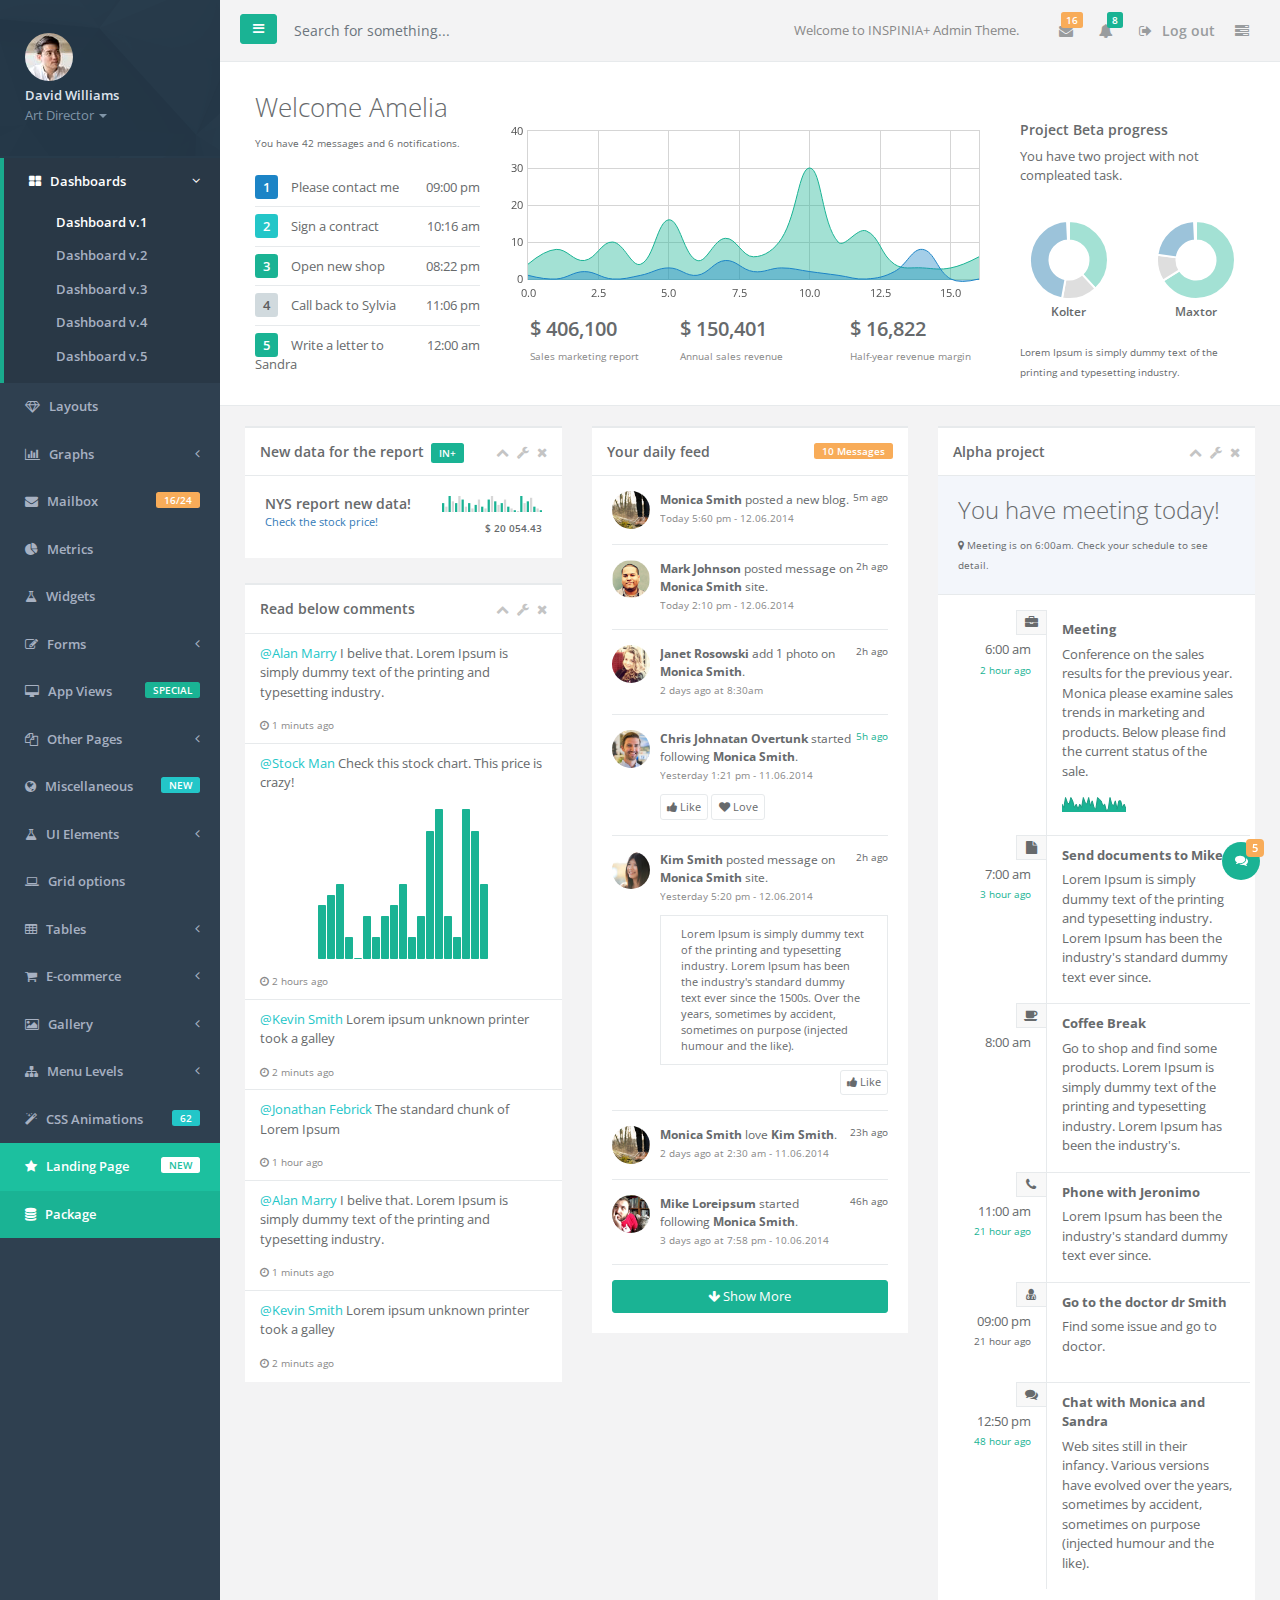
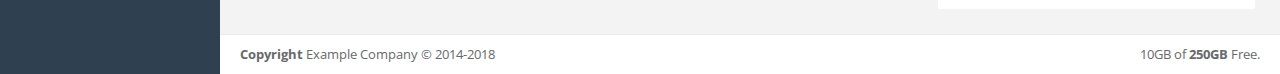
<file: CoreDemo/wwwroot/inspinia-gh-pages/index.html>
<!--
*
*  INSPINIA - Responsive Admin Theme
*  version 2.8
*
-->

<!DOCTYPE html>
<html>

<head>

    <meta charset="utf-8">
    <meta name="viewport" content="width=device-width, initial-scale=1.0">
    <meta http-equiv="X-UA-Compatible" content="IE=edge">

    <title>INSPINIA | Dashboard</title>

    <link href="css/bootstrap.min.css" rel="stylesheet">
    <link href="font-awesome/css/font-awesome.css" rel="stylesheet">

    <!-- Toastr style -->
    <link href="css/plugins/toastr/toastr.min.css" rel="stylesheet">

    <!-- Gritter -->
    <link href="js/plugins/gritter/jquery.gritter.css" rel="stylesheet">

    <link href="css/animate.css" rel="stylesheet">
    <link href="css/style.css" rel="stylesheet">

</head>

<body>
    <div id="wrapper">
        <nav class="navbar-default navbar-static-side" role="navigation">
            <div class="sidebar-collapse">
                <ul class="nav metismenu" id="side-menu">
                    <li class="nav-header">
                        <div class="dropdown profile-element">
                            <img alt="image" class="rounded-circle" src="img/profile_small.jpg"/>
                            <a data-toggle="dropdown" class="dropdown-toggle" href="#">
                                <span class="block m-t-xs font-bold">David Williams</span>
                                <span class="text-muted text-xs block">Art Director <b class="caret"></b></span>
                            </a>
                            <ul class="dropdown-menu animated fadeInRight m-t-xs">
                                <li><a class="dropdown-item" href="profile.html">Profile</a></li>
                                <li><a class="dropdown-item" href="contacts.html">Contacts</a></li>
                                <li><a class="dropdown-item" href="mailbox.html">Mailbox</a></li>
                                <li class="dropdown-divider"></li>
                                <li><a class="dropdown-item" href="login.html">Logout</a></li>
                            </ul>
                        </div>
                        <div class="logo-element">
                            IN+
                        </div>
                    </li>
                    <li class="active">
                        <a href="index.html"><i class="fa fa-th-large"></i> <span class="nav-label">Dashboards</span> <span class="fa arrow"></span></a>
                        <ul class="nav nav-second-level">
                            <li class="active"><a href="index.html">Dashboard v.1</a></li>
                            <li><a href="dashboard_2.html">Dashboard v.2</a></li>
                            <li><a href="dashboard_3.html">Dashboard v.3</a></li>
                            <li><a href="dashboard_4_1.html">Dashboard v.4</a></li>
                            <li><a href="dashboard_5.html">Dashboard v.5 </a></li>
                        </ul>
                    </li>
                    <li>
                        <a href="layouts.html"><i class="fa fa-diamond"></i> <span class="nav-label">Layouts</span></a>
                    </li>
                    <li>
                        <a href="#"><i class="fa fa-bar-chart-o"></i> <span class="nav-label">Graphs</span><span class="fa arrow"></span></a>
                        <ul class="nav nav-second-level collapse">
                            <li><a href="graph_flot.html">Flot Charts</a></li>
                            <li><a href="graph_morris.html">Morris.js Charts</a></li>
                            <li><a href="graph_rickshaw.html">Rickshaw Charts</a></li>
                            <li><a href="graph_chartjs.html">Chart.js</a></li>
                            <li><a href="graph_chartist.html">Chartist</a></li>
                            <li><a href="c3.html">c3 charts</a></li>
                            <li><a href="graph_peity.html">Peity Charts</a></li>
                            <li><a href="graph_sparkline.html">Sparkline Charts</a></li>
                        </ul>
                    </li>
                    <li>
                        <a href="mailbox.html"><i class="fa fa-envelope"></i> <span class="nav-label">Mailbox </span><span class="label label-warning float-right">16/24</span></a>
                        <ul class="nav nav-second-level collapse">
                            <li><a href="mailbox.html">Inbox</a></li>
                            <li><a href="mail_detail.html">Email view</a></li>
                            <li><a href="mail_compose.html">Compose email</a></li>
                            <li><a href="email_template.html">Email templates</a></li>
                        </ul>
                    </li>
                    <li>
                        <a href="metrics.html"><i class="fa fa-pie-chart"></i> <span class="nav-label">Metrics</span>  </a>
                    </li>
                    <li>
                        <a href="widgets.html"><i class="fa fa-flask"></i> <span class="nav-label">Widgets</span></a>
                    </li>
                    <li>
                        <a href="#"><i class="fa fa-edit"></i> <span class="nav-label">Forms</span><span class="fa arrow"></span></a>
                        <ul class="nav nav-second-level collapse">
                            <li><a href="form_basic.html">Basic form</a></li>
                            <li><a href="form_advanced.html">Advanced Plugins</a></li>
                            <li><a href="form_wizard.html">Wizard</a></li>
                            <li><a href="form_file_upload.html">File Upload</a></li>
                            <li><a href="form_editors.html">Text Editor</a></li>
                            <li><a href="form_autocomplete.html">Autocomplete</a></li>
                            <li><a href="form_markdown.html">Markdown</a></li>
                        </ul>
                    </li>
                    <li>
                        <a href="#"><i class="fa fa-desktop"></i> <span class="nav-label">App Views</span>  <span class="float-right label label-primary">SPECIAL</span></a>
                        <ul class="nav nav-second-level collapse">
                            <li><a href="contacts.html">Contacts</a></li>
                            <li><a href="profile.html">Profile</a></li>
                            <li><a href="profile_2.html">Profile v.2</a></li>
                            <li><a href="contacts_2.html">Contacts v.2</a></li>
                            <li><a href="projects.html">Projects</a></li>
                            <li><a href="project_detail.html">Project detail</a></li>
                            <li><a href="activity_stream.html">Activity stream</a></li>
                            <li><a href="teams_board.html">Teams board</a></li>
                            <li><a href="social_feed.html">Social feed</a></li>
                            <li><a href="clients.html">Clients</a></li>
                            <li><a href="full_height.html">Outlook view</a></li>
                            <li><a href="vote_list.html">Vote list</a></li>
                            <li><a href="file_manager.html">File manager</a></li>
                            <li><a href="calendar.html">Calendar</a></li>
                            <li><a href="issue_tracker.html">Issue tracker</a></li>
                            <li><a href="blog.html">Blog</a></li>
                            <li><a href="article.html">Article</a></li>
                            <li><a href="faq.html">FAQ</a></li>
                            <li><a href="timeline.html">Timeline</a></li>
                            <li><a href="pin_board.html">Pin board</a></li>
                        </ul>
                    </li>
                    <li>
                        <a href="#"><i class="fa fa-files-o"></i> <span class="nav-label">Other Pages</span><span class="fa arrow"></span></a>
                        <ul class="nav nav-second-level collapse">
                            <li><a href="search_results.html">Search results</a></li>
                            <li><a href="lockscreen.html">Lockscreen</a></li>
                            <li><a href="invoice.html">Invoice</a></li>
                            <li><a href="login.html">Login</a></li>
                            <li><a href="login_two_columns.html">Login v.2</a></li>
                            <li><a href="forgot_password.html">Forget password</a></li>
                            <li><a href="register.html">Register</a></li>
                            <li><a href="404.html">404 Page</a></li>
                            <li><a href="500.html">500 Page</a></li>
                            <li><a href="empty_page.html">Empty page</a></li>
                        </ul>
                    </li>
                    <li>
                        <a href="#"><i class="fa fa-globe"></i> <span class="nav-label">Miscellaneous</span><span class="label label-info float-right">NEW</span></a>
                        <ul class="nav nav-second-level collapse">
                            <li><a href="toastr_notifications.html">Notification</a></li>
                            <li><a href="nestable_list.html">Nestable list</a></li>
                            <li><a href="agile_board.html">Agile board</a></li>
                            <li><a href="timeline_2.html">Timeline v.2</a></li>
                            <li><a href="diff.html">Diff</a></li>
                            <li><a href="pdf_viewer.html">PDF viewer</a></li>
                            <li><a href="i18support.html">i18 support</a></li>
                            <li><a href="sweetalert.html">Sweet alert</a></li>
                            <li><a href="idle_timer.html">Idle timer</a></li>
                            <li><a href="truncate.html">Truncate</a></li>
                            <li><a href="password_meter.html">Password meter</a></li>
                            <li><a href="spinners.html">Spinners</a></li>
                            <li><a href="spinners_usage.html">Spinners usage</a></li>
                            <li><a href="tinycon.html">Live favicon</a></li>
                            <li><a href="google_maps.html">Google maps</a></li>
                            <li><a href="datamaps.html">Datamaps</a></li>
                            <li><a href="social_buttons.html">Social buttons</a></li>
                            <li><a href="code_editor.html">Code editor</a></li>
                            <li><a href="modal_window.html">Modal window</a></li>
                            <li><a href="clipboard.html">Clipboard</a></li>
                            <li><a href="text_spinners.html">Text spinners</a></li>
                            <li><a href="forum_main.html">Forum view</a></li>
                            <li><a href="validation.html">Validation</a></li>
                            <li><a href="tree_view.html">Tree view</a></li>
                            <li><a href="loading_buttons.html">Loading buttons</a></li>
                            <li><a href="chat_view.html">Chat view</a></li>
                            <li><a href="masonry.html">Masonry</a></li>
                            <li><a href="tour.html">Tour</a></li>
                        </ul>
                    </li>
                    <li>
                        <a href="#"><i class="fa fa-flask"></i> <span class="nav-label">UI Elements</span><span class="fa arrow"></span></a>
                        <ul class="nav nav-second-level collapse">
                            <li><a href="typography.html">Typography</a></li>
                            <li><a href="icons.html">Icons</a></li>
                            <li><a href="draggable_panels.html">Draggable Panels</a></li> <li><a href="resizeable_panels.html">Resizeable Panels</a></li>
                            <li><a href="buttons.html">Buttons</a></li>
                            <li><a href="video.html">Video</a></li>
                            <li><a href="tabs_panels.html">Panels</a></li>
                            <li><a href="tabs.html">Tabs</a></li>
                            <li><a href="notifications.html">Notifications & Tooltips</a></li>
                            <li><a href="helper_classes.html">Helper css classes</a></li>
                            <li><a href="badges_labels.html">Badges, Labels, Progress</a></li>
                        </ul>
                    </li>

                    <li>
                        <a href="grid_options.html"><i class="fa fa-laptop"></i> <span class="nav-label">Grid options</span></a>
                    </li>
                    <li>
                        <a href="#"><i class="fa fa-table"></i> <span class="nav-label">Tables</span><span class="fa arrow"></span></a>
                        <ul class="nav nav-second-level collapse">
                            <li><a href="table_basic.html">Static Tables</a></li>
                            <li><a href="table_data_tables.html">Data Tables</a></li>
                            <li><a href="table_foo_table.html">Foo Tables</a></li>
                            <li><a href="jq_grid.html">jqGrid</a></li>
                        </ul>
                    </li>
                    <li>
                        <a href="#"><i class="fa fa-shopping-cart"></i> <span class="nav-label">E-commerce</span><span class="fa arrow"></span></a>
                        <ul class="nav nav-second-level collapse">
                            <li><a href="ecommerce_products_grid.html">Products grid</a></li>
                            <li><a href="ecommerce_product_list.html">Products list</a></li>
                            <li><a href="ecommerce_product.html">Product edit</a></li>
                            <li><a href="ecommerce_product_detail.html">Product detail</a></li>
                            <li><a href="ecommerce-cart.html">Cart</a></li>
                            <li><a href="ecommerce-orders.html">Orders</a></li>
                            <li><a href="ecommerce_payments.html">Credit Card form</a></li>
                        </ul>
                    </li>
                    <li>
                        <a href="#"><i class="fa fa-picture-o"></i> <span class="nav-label">Gallery</span><span class="fa arrow"></span></a>
                        <ul class="nav nav-second-level collapse">
                            <li><a href="basic_gallery.html">Lightbox Gallery</a></li>
                            <li><a href="slick_carousel.html">Slick Carousel</a></li>
                            <li><a href="carousel.html">Bootstrap Carousel</a></li>

                        </ul>
                    </li>
                    <li>
                        <a href="#"><i class="fa fa-sitemap"></i> <span class="nav-label">Menu Levels </span><span class="fa arrow"></span></a>
                        <ul class="nav nav-second-level collapse">
                            <li>
                                <a href="#" id="damian">Third Level <span class="fa arrow"></span></a>
                                <ul class="nav nav-third-level">
                                    <li>
                                        <a href="#">Third Level Item</a>
                                    </li>
                                    <li>
                                        <a href="#">Third Level Item</a>
                                    </li>
                                    <li>
                                        <a href="#">Third Level Item</a>
                                    </li>

                                </ul>
                            </li>
                            <li><a href="#">Second Level Item</a></li>
                            <li>
                                <a href="#">Second Level Item</a></li>
                            <li>
                                <a href="#">Second Level Item</a></li>
                        </ul>
                    </li>
                    <li>
                        <a href="css_animation.html"><i class="fa fa-magic"></i> <span class="nav-label">CSS Animations </span><span class="label label-info float-right">62</span></a>
                    </li>
                    <li class="landing_link">
                        <a target="_blank" href="landing.html"><i class="fa fa-star"></i> <span class="nav-label">Landing Page</span> <span class="label label-warning float-right">NEW</span></a>
                    </li>
                    <li class="special_link">
                        <a href="package.html"><i class="fa fa-database"></i> <span class="nav-label">Package</span></a>
                    </li>
                </ul>

            </div>
        </nav>

        <div id="page-wrapper" class="gray-bg dashbard-1">
        <div class="row border-bottom">
        <nav class="navbar navbar-static-top" role="navigation" style="margin-bottom: 0">
        <div class="navbar-header">
            <a class="navbar-minimalize minimalize-styl-2 btn btn-primary " href="#"><i class="fa fa-bars"></i> </a>
            <form role="search" class="navbar-form-custom" action="search_results.html">
                <div class="form-group">
                    <input type="text" placeholder="Search for something..." class="form-control" name="top-search" id="top-search">
                </div>
            </form>
        </div>
            <ul class="nav navbar-top-links navbar-right">
                <li style="padding: 20px">
                    <span class="m-r-sm text-muted welcome-message">Welcome to INSPINIA+ Admin Theme.</span>
                </li>
                <li class="dropdown">
                    <a class="dropdown-toggle count-info" data-toggle="dropdown" href="#">
                        <i class="fa fa-envelope"></i>  <span class="label label-warning">16</span>
                    </a>
                    <ul class="dropdown-menu dropdown-messages dropdown-menu-right">
                        <li>
                            <div class="dropdown-messages-box">
                                <a class="dropdown-item float-left" href="profile.html">
                                    <img alt="image" class="rounded-circle" src="img/a7.jpg">
                                </a>
                                <div class="media-body">
                                    <small class="float-right">46h ago</small>
                                    <strong>Mike Loreipsum</strong> started following <strong>Monica Smith</strong>. <br>
                                    <small class="text-muted">3 days ago at 7:58 pm - 10.06.2014</small>
                                </div>
                            </div>
                        </li>
                        <li class="dropdown-divider"></li>
                        <li>
                            <div class="dropdown-messages-box">
                                <a class="dropdown-item float-left" href="profile.html">
                                    <img alt="image" class="rounded-circle" src="img/a4.jpg">
                                </a>
                                <div class="media-body ">
                                    <small class="float-right text-navy">5h ago</small>
                                    <strong>Chris Johnatan Overtunk</strong> started following <strong>Monica Smith</strong>. <br>
                                    <small class="text-muted">Yesterday 1:21 pm - 11.06.2014</small>
                                </div>
                            </div>
                        </li>
                        <li class="dropdown-divider"></li>
                        <li>
                            <div class="dropdown-messages-box">
                                <a class="dropdown-item float-left" href="profile.html">
                                    <img alt="image" class="rounded-circle" src="img/profile.jpg">
                                </a>
                                <div class="media-body ">
                                    <small class="float-right">23h ago</small>
                                    <strong>Monica Smith</strong> love <strong>Kim Smith</strong>. <br>
                                    <small class="text-muted">2 days ago at 2:30 am - 11.06.2014</small>
                                </div>
                            </div>
                        </li>
                        <li class="dropdown-divider"></li>
                        <li>
                            <div class="text-center link-block">
                                <a href="mailbox.html" class="dropdown-item">
                                    <i class="fa fa-envelope"></i> <strong>Read All Messages</strong>
                                </a>
                            </div>
                        </li>
                    </ul>
                </li>
                <li class="dropdown">
                    <a class="dropdown-toggle count-info" data-toggle="dropdown" href="#">
                        <i class="fa fa-bell"></i>  <span class="label label-primary">8</span>
                    </a>
                    <ul class="dropdown-menu dropdown-alerts">
                        <li>
                            <a href="mailbox.html" class="dropdown-item">
                                <div>
                                    <i class="fa fa-envelope fa-fw"></i> You have 16 messages
                                    <span class="float-right text-muted small">4 minutes ago</span>
                                </div>
                            </a>
                        </li>
                        <li class="dropdown-divider"></li>
                        <li>
                            <a href="profile.html" class="dropdown-item">
                                <div>
                                    <i class="fa fa-twitter fa-fw"></i> 3 New Followers
                                    <span class="float-right text-muted small">12 minutes ago</span>
                                </div>
                            </a>
                        </li>
                        <li class="dropdown-divider"></li>
                        <li>
                            <a href="grid_options.html" class="dropdown-item">
                                <div>
                                    <i class="fa fa-upload fa-fw"></i> Server Rebooted
                                    <span class="float-right text-muted small">4 minutes ago</span>
                                </div>
                            </a>
                        </li>
                        <li class="dropdown-divider"></li>
                        <li>
                            <div class="text-center link-block">
                                <a href="notifications.html" class="dropdown-item">
                                    <strong>See All Alerts</strong>
                                    <i class="fa fa-angle-right"></i>
                                </a>
                            </div>
                        </li>
                    </ul>
                </li>


                <li>
                    <a href="login.html">
                        <i class="fa fa-sign-out"></i> Log out
                    </a>
                </li>
                <li>
                    <a class="right-sidebar-toggle">
                        <i class="fa fa-tasks"></i>
                    </a>
                </li>
            </ul>

        </nav>
        </div>
                <div class="row  border-bottom white-bg dashboard-header">

                    <div class="col-md-3">
                        <h2>Welcome Amelia</h2>
                        <small>You have 42 messages and 6 notifications.</small>
                        <ul class="list-group clear-list m-t">
                            <li class="list-group-item fist-item">
                                <span class="float-right">
                                    09:00 pm
                                </span>
                                <span class="label label-success">1</span> Please contact me
                            </li>
                            <li class="list-group-item">
                                <span class="float-right">
                                    10:16 am
                                </span>
                                <span class="label label-info">2</span> Sign a contract
                            </li>
                            <li class="list-group-item">
                                <span class="float-right">
                                    08:22 pm
                                </span>
                                <span class="label label-primary">3</span> Open new shop
                            </li>
                            <li class="list-group-item">
                                <span class="float-right">
                                    11:06 pm
                                </span>
                                <span class="label label-default">4</span> Call back to Sylvia
                            </li>
                            <li class="list-group-item">
                                <span class="float-right">
                                    12:00 am
                                </span>
                                <span class="label label-primary">5</span> Write a letter to Sandra
                            </li>
                        </ul>
                    </div>
                    <div class="col-md-6">
                        <div class="flot-chart dashboard-chart">
                            <div class="flot-chart-content" id="flot-dashboard-chart"></div>
                        </div>
                        <div class="row text-left">
                            <div class="col">
                                <div class=" m-l-md">
                                <span class="h5 font-bold m-t block">$ 406,100</span>
                                <small class="text-muted m-b block">Sales marketing report</small>
                                </div>
                            </div>
                            <div class="col">
                                <span class="h5 font-bold m-t block">$ 150,401</span>
                                <small class="text-muted m-b block">Annual sales revenue</small>
                            </div>
                            <div class="col">
                                <span class="h5 font-bold m-t block">$ 16,822</span>
                                <small class="text-muted m-b block">Half-year revenue margin</small>
                            </div>

                        </div>
                    </div>
                    <div class="col-md-3">
                        <div class="statistic-box">
                        <h4>
                            Project Beta progress
                        </h4>
                        <p>
                            You have two project with not compleated task.
                        </p>
                            <div class="row text-center">
                                <div class="col-lg-6">
                                    <canvas id="doughnutChart2" width="80" height="80" style="margin: 18px auto 0"></canvas>
                                    <h5 >Kolter</h5>
                                </div>
                                <div class="col-lg-6">
                                    <canvas id="doughnutChart" width="80" height="80" style="margin: 18px auto 0"></canvas>
                                    <h5 >Maxtor</h5>
                                </div>
                            </div>
                            <div class="m-t">
                                <small>Lorem Ipsum is simply dummy text of the printing and typesetting industry.</small>
                            </div>

                        </div>
                    </div>

            </div>
        <div class="row">
            <div class="col-lg-12">
                <div class="wrapper wrapper-content">
                        <div class="row">
                        <div class="col-lg-4">
                            <div class="ibox ">
                                <div class="ibox-title">
                                    <h5>New data for the report</h5> <span class="label label-primary">IN+</span>
                                    <div class="ibox-tools">
                                        <a class="collapse-link" href="">
                                            <i class="fa fa-chevron-up"></i>
                                        </a>
                                        <a class="dropdown-toggle" data-toggle="dropdown" href="#">
                                            <i class="fa fa-wrench"></i>
                                        </a>
                                        <ul class="dropdown-menu dropdown-user">
                                            <li><a href="#" class="dropdown-item">Config option 1</a>
                                            </li>
                                            <li><a href="#" class="dropdown-item">Config option 2</a>
                                            </li>
                                        </ul>
                                        <a class="close-link" href="">
                                            <i class="fa fa-times"></i>
                                        </a>
                                    </div>
                                </div>
                                <div class="ibox-content">
                                    <div>

                                        <div class="float-right text-right">

                                            <span class="bar_dashboard">5,3,9,6,5,9,7,3,5,2,4,7,3,2,7,9,6,4,5,7,3,2,1,0,9,5,6,8,3,2,1</span>
                                            <br/>
                                            <small class="font-bold">$ 20 054.43</small>
                                        </div>
                                        <h4>NYS report new data!
                                            <br/>
                                            <small class="m-r"><a href="graph_flot.html"> Check the stock price! </a> </small>
                                        </h4>
                                        </div>
                                    </div>
                                </div>
                            <div class="ibox ">
                                <div class="ibox-title">
                                    <h5>Read below comments</h5>
                                    <div class="ibox-tools">
                                        <a class="collapse-link" href="">
                                            <i class="fa fa-chevron-up"></i>
                                        </a>
                                        <a class="dropdown-toggle" data-toggle="dropdown" href="#">
                                            <i class="fa fa-wrench"></i>
                                        </a>
                                        <ul class="dropdown-menu dropdown-user">
                                            <li><a href="#" class="dropdown-item">Config option 1</a>
                                            </li>
                                            <li><a href="#" class="dropdown-item">Config option 2</a>
                                            </li>
                                        </ul>
                                        <a class="close-link" href="">
                                            <i class="fa fa-times"></i>
                                        </a>
                                    </div>
                                </div>
                                <div class="ibox-content no-padding">
                                    <ul class="list-group">
                                        <li class="list-group-item">
                                            <p><a class="text-info" href="#">@Alan Marry</a> I belive that. Lorem Ipsum is simply dummy text of the printing and typesetting industry.</p>
                                            <small class="block text-muted"><i class="fa fa-clock-o"></i> 1 minuts ago</small>
                                        </li>
                                        <li class="list-group-item">
                                            <p><a class="text-info" href="#">@Stock Man</a> Check this stock chart. This price is crazy! </p>
                                            <div class="text-center m">
                                                <span id="sparkline8"></span>
                                            </div>
                                            <small class="block text-muted"><i class="fa fa-clock-o"></i> 2 hours ago</small>
                                        </li>
                                        <li class="list-group-item">
                                            <p><a class="text-info" href="#">@Kevin Smith</a> Lorem ipsum unknown printer took a galley </p>
                                            <small class="block text-muted"><i class="fa fa-clock-o"></i> 2 minuts ago</small>
                                        </li>
                                        <li class="list-group-item ">
                                            <p><a class="text-info" href="#">@Jonathan Febrick</a> The standard chunk of Lorem Ipsum</p>
                                            <small class="block text-muted"><i class="fa fa-clock-o"></i> 1 hour ago</small>
                                        </li>
                                        <li class="list-group-item">
                                            <p><a class="text-info" href="#">@Alan Marry</a> I belive that. Lorem Ipsum is simply dummy text of the printing and typesetting industry.</p>
                                            <small class="block text-muted"><i class="fa fa-clock-o"></i> 1 minuts ago</small>
                                        </li>
                                        <li class="list-group-item">
                                            <p><a class="text-info" href="#">@Kevin Smith</a> Lorem ipsum unknown printer took a galley </p>
                                            <small class="block text-muted"><i class="fa fa-clock-o"></i> 2 minuts ago</small>
                                        </li>
                                    </ul>
                                </div>
                            </div>
                        </div>
                            <div class="col-lg-4">
                                <div class="ibox ">
                                    <div class="ibox-title">
                                        <h5>Your daily feed</h5>
                                        <div class="ibox-tools">
                                            <span class="label label-warning-light float-right">10 Messages</span>
                                           </div>
                                    </div>
                                    <div class="ibox-content">

                                        <div>
                                            <div class="feed-activity-list">

                                                <div class="feed-element">
                                                    <a class="float-left" href="profile.html">
                                                        <img alt="image" class="rounded-circle" src="img/profile.jpg">
                                                    </a>
                                                    <div class="media-body ">
                                                        <small class="float-right">5m ago</small>
                                                        <strong>Monica Smith</strong> posted a new blog. <br>
                                                        <small class="text-muted">Today 5:60 pm - 12.06.2014</small>

                                                    </div>
                                                </div>

                                                <div class="feed-element">
                                                    <a class="float-left" href="profile.html">
                                                        <img alt="image" class="rounded-circle" src="img/a2.jpg">
                                                    </a>
                                                    <div class="media-body ">
                                                        <small class="float-right">2h ago</small>
                                                        <strong>Mark Johnson</strong> posted message on <strong>Monica Smith</strong> site. <br>
                                                        <small class="text-muted">Today 2:10 pm - 12.06.2014</small>
                                                    </div>
                                                </div>
                                                <div class="feed-element">
                                                    <a class="float-left" href="profile.html">
                                                        <img alt="image" class="rounded-circle" src="img/a3.jpg">
                                                    </a>
                                                    <div class="media-body ">
                                                        <small class="float-right">2h ago</small>
                                                        <strong>Janet Rosowski</strong> add 1 photo on <strong>Monica Smith</strong>. <br>
                                                        <small class="text-muted">2 days ago at 8:30am</small>
                                                    </div>
                                                </div>
                                                <div class="feed-element">
                                                    <a class="float-left" href="profile.html">
                                                        <img alt="image" class="rounded-circle" src="img/a4.jpg">
                                                    </a>
                                                    <div class="media-body ">
                                                        <small class="float-right text-navy">5h ago</small>
                                                        <strong>Chris Johnatan Overtunk</strong> started following <strong>Monica Smith</strong>. <br>
                                                        <small class="text-muted">Yesterday 1:21 pm - 11.06.2014</small>
                                                        <div class="actions">
                                                            <a href=""  class="btn btn-xs btn-white"><i class="fa fa-thumbs-up"></i> Like </a>
                                                            <a href=""  class="btn btn-xs btn-white"><i class="fa fa-heart"></i> Love</a>
                                                        </div>
                                                    </div>
                                                </div>
                                                <div class="feed-element">
                                                    <a class="float-left" href="profile.html">
                                                        <img alt="image" class="rounded-circle" src="img/a5.jpg">
                                                    </a>
                                                    <div class="media-body ">
                                                        <small class="float-right">2h ago</small>
                                                        <strong>Kim Smith</strong> posted message on <strong>Monica Smith</strong> site. <br>
                                                        <small class="text-muted">Yesterday 5:20 pm - 12.06.2014</small>
                                                        <div class="well">
                                                            Lorem Ipsum is simply dummy text of the printing and typesetting industry. Lorem Ipsum has been the industry's standard dummy text ever since the 1500s.
                                                            Over the years, sometimes by accident, sometimes on purpose (injected humour and the like).
                                                        </div>
                                                        <div class="float-right">
                                                            <a href=""  class="btn btn-xs btn-white"><i class="fa fa-thumbs-up"></i> Like </a>
                                                        </div>
                                                    </div>
                                                </div>
                                                <div class="feed-element">
                                                    <a class="float-left" href="profile.html">
                                                        <img alt="image" class="rounded-circle" src="img/profile.jpg">
                                                    </a>
                                                    <div class="media-body ">
                                                        <small class="float-right">23h ago</small>
                                                        <strong>Monica Smith</strong> love <strong>Kim Smith</strong>. <br>
                                                        <small class="text-muted">2 days ago at 2:30 am - 11.06.2014</small>
                                                    </div>
                                                </div>
                                                <div class="feed-element">
                                                    <a class="float-left" href="profile.html">
                                                        <img alt="image" class="rounded-circle" src="img/a7.jpg">
                                                    </a>
                                                    <div class="media-body ">
                                                        <small class="float-right">46h ago</small>
                                                        <strong>Mike Loreipsum</strong> started following <strong>Monica Smith</strong>. <br>
                                                        <small class="text-muted">3 days ago at 7:58 pm - 10.06.2014</small>
                                                    </div>
                                                </div>
                                            </div>

                                            <button class="btn btn-primary btn-block m-t"><i class="fa fa-arrow-down"></i> Show More</button>

                                        </div>

                                    </div>
                                </div>

                            </div>
                        <div class="col-lg-4">
                            <div class="ibox ">
                                <div class="ibox-title">
                                    <h5>Alpha project</h5>
                                    <div class="ibox-tools">
                                        <a class="collapse-link" href="">
                                            <i class="fa fa-chevron-up"></i>
                                        </a>
                                        <a class="dropdown-toggle" data-toggle="dropdown" href="#">
                                            <i class="fa fa-wrench"></i>
                                        </a>
                                        <ul class="dropdown-menu dropdown-user">
                                            <li><a href="#" class="dropdown-item">Config option 1</a>
                                            </li>
                                            <li><a href="#" class="dropdown-item">Config option 2</a>
                                            </li>
                                        </ul>
                                        <a class="close-link" href="">
                                            <i class="fa fa-times"></i>
                                        </a>
                                    </div>
                                </div>
                                <div class="ibox-content ibox-heading">
                                    <h3>You have meeting today!</h3>
                                    <small><i class="fa fa-map-marker"></i> Meeting is on 6:00am. Check your schedule to see detail.</small>
                                </div>
                                <div class="ibox-content inspinia-timeline">

                                    <div class="timeline-item">
                                        <div class="row">
                                            <div class="col-4 date">
                                                <i class="fa fa-briefcase"></i>
                                                6:00 am
                                                <br/>
                                                <small class="text-navy">2 hour ago</small>
                                            </div>
                                            <div class="col content no-top-border">
                                                <p class="m-b-xs"><strong>Meeting</strong></p>

                                                <p>Conference on the sales results for the previous year. Monica please examine sales trends in marketing and products. Below please find the current status of the
                                                    sale.</p>

                                                <p><span data-diameter="40" class="updating-chart">5,3,9,6,5,9,7,3,5,2,5,3,9,6,5,9,4,7,3,2,9,8,7,4,5,1,2,9,5,4,7,2,7,7,3,5,2</span></p>
                                            </div>
                                        </div>
                                    </div>
                                    <div class="timeline-item">
                                        <div class="row">
                                            <div class="col-4 date">
                                                <i class="fa fa-file"></i>
                                                7:00 am
                                                <br/>
                                                <small class="text-navy">3 hour ago</small>
                                            </div>
                                            <div class="col content">
                                                <p class="m-b-xs"><strong>Send documents to Mike</strong></p>
                                                <p>Lorem Ipsum is simply dummy text of the printing and typesetting industry. Lorem Ipsum has been the industry's standard dummy text ever since.</p>
                                            </div>
                                        </div>
                                    </div>
                                    <div class="timeline-item">
                                        <div class="row">
                                            <div class="col-4 date">
                                                <i class="fa fa-coffee"></i>
                                                8:00 am
                                                <br/>
                                            </div>
                                            <div class="col content">
                                                <p class="m-b-xs"><strong>Coffee Break</strong></p>
                                                <p>
                                                    Go to shop and find some products.
                                                    Lorem Ipsum is simply dummy text of the printing and typesetting industry. Lorem Ipsum has been the industry's.
                                                </p>
                                            </div>
                                        </div>
                                    </div>
                                    <div class="timeline-item">
                                        <div class="row">
                                            <div class="col-4 date">
                                                <i class="fa fa-phone"></i>
                                                11:00 am
                                                <br/>
                                                <small class="text-navy">21 hour ago</small>
                                            </div>
                                            <div class="col content">
                                                <p class="m-b-xs"><strong>Phone with Jeronimo</strong></p>
                                                <p>
                                                    Lorem Ipsum has been the industry's standard dummy text ever since.
                                                </p>
                                            </div>
                                        </div>
                                    </div>
                                    <div class="timeline-item">
                                        <div class="row">
                                            <div class="col-4 date">
                                                <i class="fa fa-user-md"></i>
                                                09:00 pm
                                                <br/>
                                                <small>21 hour ago</small>
                                            </div>
                                            <div class="col content">
                                                <p class="m-b-xs"><strong>Go to the doctor dr Smith</strong></p>
                                                <p>
                                                    Find some issue and go to doctor.
                                                </p>
                                            </div>
                                        </div>
                                    </div>
                                    <div class="timeline-item">
                                        <div class="row">
                                            <div class="col-4 date">
                                                <i class="fa fa-comments"></i>
                                                12:50 pm
                                                <br/>
                                                <small class="text-navy">48 hour ago</small>
                                            </div>
                                            <div class="col content">
                                                <p class="m-b-xs"><strong>Chat with Monica and Sandra</strong></p>
                                                <p>
                                                    Web sites still in their infancy. Various versions have evolved over the years, sometimes by accident, sometimes on purpose (injected humour and the like).
                                                </p>
                                            </div>
                                        </div>
                                    </div>

                                </div>
                            </div>
                        </div>

                        </div>
                </div>

            </div>
        </div>
            <div class="footer">
                <div class="float-right">
                    10GB of <strong>250GB</strong> Free.
                </div>
                <div>
                    <strong>Copyright</strong> Example Company &copy; 2014-2018
                </div>
            </div>
        </div>
        <div class="small-chat-box fadeInRight animated">

            <div class="heading" draggable="true">
                <small class="chat-date float-right">
                    02.19.2015
                </small>
                Small chat
            </div>

            <div class="content">

                <div class="left">
                    <div class="author-name">
                        Monica Jackson <small class="chat-date">
                        10:02 am
                    </small>
                    </div>
                    <div class="chat-message active">
                        Lorem Ipsum is simply dummy text input.
                    </div>

                </div>
                <div class="right">
                    <div class="author-name">
                        Mick Smith
                        <small class="chat-date">
                            11:24 am
                        </small>
                    </div>
                    <div class="chat-message">
                        Lorem Ipsum is simpl.
                    </div>
                </div>
                <div class="left">
                    <div class="author-name">
                        Alice Novak
                        <small class="chat-date">
                            08:45 pm
                        </small>
                    </div>
                    <div class="chat-message active">
                        Check this stock char.
                    </div>
                </div>
                <div class="right">
                    <div class="author-name">
                        Anna Lamson
                        <small class="chat-date">
                            11:24 am
                        </small>
                    </div>
                    <div class="chat-message">
                        The standard chunk of Lorem Ipsum
                    </div>
                </div>
                <div class="left">
                    <div class="author-name">
                        Mick Lane
                        <small class="chat-date">
                            08:45 pm
                        </small>
                    </div>
                    <div class="chat-message active">
                        I belive that. Lorem Ipsum is simply dummy text.
                    </div>
                </div>


            </div>
            <div class="form-chat">
                <div class="input-group input-group-sm">
                    <input type="text" class="form-control">
                    <span class="input-group-btn"> <button
                        class="btn btn-primary" type="button">Send
                </button> </span></div>
            </div>

        </div>
        <div id="small-chat">

            <span class="badge badge-warning float-right">5</span>
            <a class="open-small-chat" href="">
                <i class="fa fa-comments"></i>

            </a>
        </div>
        <div id="right-sidebar" class="animated">
            <div class="sidebar-container">

                <ul class="nav nav-tabs navs-3">
                    <li>
                        <a class="nav-link active" data-toggle="tab" href="#tab-1"> Notes </a>
                    </li>
                    <li>
                        <a class="nav-link" data-toggle="tab" href="#tab-2"> Projects </a>
                    </li>
                    <li>
                        <a class="nav-link" data-toggle="tab" href="#tab-3"> <i class="fa fa-gear"></i> </a>
                    </li>
                </ul>

                <div class="tab-content">


                    <div id="tab-1" class="tab-pane active">

                        <div class="sidebar-title">
                            <h3> <i class="fa fa-comments-o"></i> Latest Notes</h3>
                            <small><i class="fa fa-tim"></i> You have 10 new message.</small>
                        </div>

                        <div>

                            <div class="sidebar-message">
                                <a href="#">
                                    <div class="float-left text-center">
                                        <img alt="image" class="rounded-circle message-avatar" src="img/a1.jpg">

                                        <div class="m-t-xs">
                                            <i class="fa fa-star text-warning"></i>
                                            <i class="fa fa-star text-warning"></i>
                                        </div>
                                    </div>
                                    <div class="media-body">

                                        There are many variations of passages of Lorem Ipsum available.
                                        <br>
                                        <small class="text-muted">Today 4:21 pm</small>
                                    </div>
                                </a>
                            </div>
                            <div class="sidebar-message">
                                <a href="#">
                                    <div class="float-left text-center">
                                        <img alt="image" class="rounded-circle message-avatar" src="img/a2.jpg">
                                    </div>
                                    <div class="media-body">
                                        The point of using Lorem Ipsum is that it has a more-or-less normal.
                                        <br>
                                        <small class="text-muted">Yesterday 2:45 pm</small>
                                    </div>
                                </a>
                            </div>
                            <div class="sidebar-message">
                                <a href="#">
                                    <div class="float-left text-center">
                                        <img alt="image" class="rounded-circle message-avatar" src="img/a3.jpg">

                                        <div class="m-t-xs">
                                            <i class="fa fa-star text-warning"></i>
                                            <i class="fa fa-star text-warning"></i>
                                            <i class="fa fa-star text-warning"></i>
                                        </div>
                                    </div>
                                    <div class="media-body">
                                        Mevolved over the years, sometimes by accident, sometimes on purpose (injected humour and the like).
                                        <br>
                                        <small class="text-muted">Yesterday 1:10 pm</small>
                                    </div>
                                </a>
                            </div>
                            <div class="sidebar-message">
                                <a href="#">
                                    <div class="float-left text-center">
                                        <img alt="image" class="rounded-circle message-avatar" src="img/a4.jpg">
                                    </div>

                                    <div class="media-body">
                                        Lorem Ipsum, you need to be sure there isn't anything embarrassing hidden in the
                                        <br>
                                        <small class="text-muted">Monday 8:37 pm</small>
                                    </div>
                                </a>
                            </div>
                            <div class="sidebar-message">
                                <a href="#">
                                    <div class="float-left text-center">
                                        <img alt="image" class="rounded-circle message-avatar" src="img/a8.jpg">
                                    </div>
                                    <div class="media-body">

                                        All the Lorem Ipsum generators on the Internet tend to repeat.
                                        <br>
                                        <small class="text-muted">Today 4:21 pm</small>
                                    </div>
                                </a>
                            </div>
                            <div class="sidebar-message">
                                <a href="#">
                                    <div class="float-left text-center">
                                        <img alt="image" class="rounded-circle message-avatar" src="img/a7.jpg">
                                    </div>
                                    <div class="media-body">
                                        Renaissance. The first line of Lorem Ipsum, "Lorem ipsum dolor sit amet..", comes from a line in section 1.10.32.
                                        <br>
                                        <small class="text-muted">Yesterday 2:45 pm</small>
                                    </div>
                                </a>
                            </div>
                            <div class="sidebar-message">
                                <a href="#">
                                    <div class="float-left text-center">
                                        <img alt="image" class="rounded-circle message-avatar" src="img/a3.jpg">

                                        <div class="m-t-xs">
                                            <i class="fa fa-star text-warning"></i>
                                            <i class="fa fa-star text-warning"></i>
                                            <i class="fa fa-star text-warning"></i>
                                        </div>
                                    </div>
                                    <div class="media-body">
                                        The standard chunk of Lorem Ipsum used since the 1500s is reproduced below.
                                        <br>
                                        <small class="text-muted">Yesterday 1:10 pm</small>
                                    </div>
                                </a>
                            </div>
                            <div class="sidebar-message">
                                <a href="#">
                                    <div class="float-left text-center">
                                        <img alt="image" class="rounded-circle message-avatar" src="img/a4.jpg">
                                    </div>
                                    <div class="media-body">
                                        Uncover many web sites still in their infancy. Various versions have.
                                        <br>
                                        <small class="text-muted">Monday 8:37 pm</small>
                                    </div>
                                </a>
                            </div>
                        </div>

                    </div>

                    <div id="tab-2" class="tab-pane">

                        <div class="sidebar-title">
                            <h3> <i class="fa fa-cube"></i> Latest projects</h3>
                            <small><i class="fa fa-tim"></i> You have 14 projects. 10 not completed.</small>
                        </div>

                        <ul class="sidebar-list">
                            <li>
                                <a href="#">
                                    <div class="small float-right m-t-xs">9 hours ago</div>
                                    <h4>Business valuation</h4>
                                    It is a long established fact that a reader will be distracted.

                                    <div class="small">Completion with: 22%</div>
                                    <div class="progress progress-mini">
                                        <div style="width: 22%;" class="progress-bar progress-bar-warning"></div>
                                    </div>
                                    <div class="small text-muted m-t-xs">Project end: 4:00 pm - 12.06.2014</div>
                                </a>
                            </li>
                            <li>
                                <a href="#">
                                    <div class="small float-right m-t-xs">9 hours ago</div>
                                    <h4>Contract with Company </h4>
                                    Many desktop publishing packages and web page editors.

                                    <div class="small">Completion with: 48%</div>
                                    <div class="progress progress-mini">
                                        <div style="width: 48%;" class="progress-bar"></div>
                                    </div>
                                </a>
                            </li>
                            <li>
                                <a href="#">
                                    <div class="small float-right m-t-xs">9 hours ago</div>
                                    <h4>Meeting</h4>
                                    By the readable content of a page when looking at its layout.

                                    <div class="small">Completion with: 14%</div>
                                    <div class="progress progress-mini">
                                        <div style="width: 14%;" class="progress-bar progress-bar-info"></div>
                                    </div>
                                </a>
                            </li>
                            <li>
                                <a href="#">
                                    <span class="label label-primary float-right">NEW</span>
                                    <h4>The generated</h4>
                                    There are many variations of passages of Lorem Ipsum available.
                                    <div class="small">Completion with: 22%</div>
                                    <div class="small text-muted m-t-xs">Project end: 4:00 pm - 12.06.2014</div>
                                </a>
                            </li>
                            <li>
                                <a href="#">
                                    <div class="small float-right m-t-xs">9 hours ago</div>
                                    <h4>Business valuation</h4>
                                    It is a long established fact that a reader will be distracted.

                                    <div class="small">Completion with: 22%</div>
                                    <div class="progress progress-mini">
                                        <div style="width: 22%;" class="progress-bar progress-bar-warning"></div>
                                    </div>
                                    <div class="small text-muted m-t-xs">Project end: 4:00 pm - 12.06.2014</div>
                                </a>
                            </li>
                            <li>
                                <a href="#">
                                    <div class="small float-right m-t-xs">9 hours ago</div>
                                    <h4>Contract with Company </h4>
                                    Many desktop publishing packages and web page editors.

                                    <div class="small">Completion with: 48%</div>
                                    <div class="progress progress-mini">
                                        <div style="width: 48%;" class="progress-bar"></div>
                                    </div>
                                </a>
                            </li>
                            <li>
                                <a href="#">
                                    <div class="small float-right m-t-xs">9 hours ago</div>
                                    <h4>Meeting</h4>
                                    By the readable content of a page when looking at its layout.

                                    <div class="small">Completion with: 14%</div>
                                    <div class="progress progress-mini">
                                        <div style="width: 14%;" class="progress-bar progress-bar-info"></div>
                                    </div>
                                </a>
                            </li>
                            <li>
                                <a href="#">
                                    <span class="label label-primary float-right">NEW</span>
                                    <h4>The generated</h4>
                                    <!--<div class="small float-right m-t-xs">9 hours ago</div>-->
                                    There are many variations of passages of Lorem Ipsum available.
                                    <div class="small">Completion with: 22%</div>
                                    <div class="small text-muted m-t-xs">Project end: 4:00 pm - 12.06.2014</div>
                                </a>
                            </li>

                        </ul>

                    </div>

                    <div id="tab-3" class="tab-pane">

                        <div class="sidebar-title">
                            <h3><i class="fa fa-gears"></i> Settings</h3>
                            <small><i class="fa fa-tim"></i> You have 14 projects. 10 not completed.</small>
                        </div>

                        <div class="setings-item">
                    <span>
                        Show notifications
                    </span>
                            <div class="switch">
                                <div class="onoffswitch">
                                    <input type="checkbox" name="collapsemenu" class="onoffswitch-checkbox" id="example">
                                    <label class="onoffswitch-label" for="example">
                                        <span class="onoffswitch-inner"></span>
                                        <span class="onoffswitch-switch"></span>
                                    </label>
                                </div>
                            </div>
                        </div>
                        <div class="setings-item">
                    <span>
                        Disable Chat
                    </span>
                            <div class="switch">
                                <div class="onoffswitch">
                                    <input type="checkbox" name="collapsemenu" checked class="onoffswitch-checkbox" id="example2">
                                    <label class="onoffswitch-label" for="example2">
                                        <span class="onoffswitch-inner"></span>
                                        <span class="onoffswitch-switch"></span>
                                    </label>
                                </div>
                            </div>
                        </div>
                        <div class="setings-item">
                    <span>
                        Enable history
                    </span>
                            <div class="switch">
                                <div class="onoffswitch">
                                    <input type="checkbox" name="collapsemenu" class="onoffswitch-checkbox" id="example3">
                                    <label class="onoffswitch-label" for="example3">
                                        <span class="onoffswitch-inner"></span>
                                        <span class="onoffswitch-switch"></span>
                                    </label>
                                </div>
                            </div>
                        </div>
                        <div class="setings-item">
                    <span>
                        Show charts
                    </span>
                            <div class="switch">
                                <div class="onoffswitch">
                                    <input type="checkbox" name="collapsemenu" class="onoffswitch-checkbox" id="example4">
                                    <label class="onoffswitch-label" for="example4">
                                        <span class="onoffswitch-inner"></span>
                                        <span class="onoffswitch-switch"></span>
                                    </label>
                                </div>
                            </div>
                        </div>
                        <div class="setings-item">
                    <span>
                        Offline users
                    </span>
                            <div class="switch">
                                <div class="onoffswitch">
                                    <input type="checkbox" checked name="collapsemenu" class="onoffswitch-checkbox" id="example5">
                                    <label class="onoffswitch-label" for="example5">
                                        <span class="onoffswitch-inner"></span>
                                        <span class="onoffswitch-switch"></span>
                                    </label>
                                </div>
                            </div>
                        </div>
                        <div class="setings-item">
                    <span>
                        Global search
                    </span>
                            <div class="switch">
                                <div class="onoffswitch">
                                    <input type="checkbox" checked name="collapsemenu" class="onoffswitch-checkbox" id="example6">
                                    <label class="onoffswitch-label" for="example6">
                                        <span class="onoffswitch-inner"></span>
                                        <span class="onoffswitch-switch"></span>
                                    </label>
                                </div>
                            </div>
                        </div>
                        <div class="setings-item">
                    <span>
                        Update everyday
                    </span>
                            <div class="switch">
                                <div class="onoffswitch">
                                    <input type="checkbox" name="collapsemenu" class="onoffswitch-checkbox" id="example7">
                                    <label class="onoffswitch-label" for="example7">
                                        <span class="onoffswitch-inner"></span>
                                        <span class="onoffswitch-switch"></span>
                                    </label>
                                </div>
                            </div>
                        </div>

                        <div class="sidebar-content">
                            <h4>Settings</h4>
                            <div class="small">
                                I belive that. Lorem Ipsum is simply dummy text of the printing and typesetting industry.
                                And typesetting industry. Lorem Ipsum has been the industry's standard dummy text ever since the 1500s.
                                Over the years, sometimes by accident, sometimes on purpose (injected humour and the like).
                            </div>
                        </div>

                    </div>
                </div>
            </div>
        </div>
    </div>

    <!-- Mainly scripts -->
    <script src="js/jquery-3.1.1.min.js"></script>
    <script src="js/popper.min.js"></script>
    <script src="js/bootstrap.js"></script>
    <script src="js/plugins/metisMenu/jquery.metisMenu.js"></script>
    <script src="js/plugins/slimscroll/jquery.slimscroll.min.js"></script>

    <!-- Flot -->
    <script src="js/plugins/flot/jquery.flot.js"></script>
    <script src="js/plugins/flot/jquery.flot.tooltip.min.js"></script>
    <script src="js/plugins/flot/jquery.flot.spline.js"></script>
    <script src="js/plugins/flot/jquery.flot.resize.js"></script>
    <script src="js/plugins/flot/jquery.flot.pie.js"></script>

    <!-- Peity -->
    <script src="js/plugins/peity/jquery.peity.min.js"></script>
    <script src="js/demo/peity-demo.js"></script>

    <!-- Custom and plugin javascript -->
    <script src="js/inspinia.js"></script>
    <script src="js/plugins/pace/pace.min.js"></script>

    <!-- jQuery UI -->
    <script src="js/plugins/jquery-ui/jquery-ui.min.js"></script>

    <!-- GITTER -->
    <script src="js/plugins/gritter/jquery.gritter.min.js"></script>

    <!-- Sparkline -->
    <script src="js/plugins/sparkline/jquery.sparkline.min.js"></script>

    <!-- Sparkline demo data  -->
    <script src="js/demo/sparkline-demo.js"></script>

    <!-- ChartJS-->
    <script src="js/plugins/chartJs/Chart.min.js"></script>

    <!-- Toastr -->
    <script src="js/plugins/toastr/toastr.min.js"></script>


    <script>
        $(document).ready(function() {
            setTimeout(function() {
                toastr.options = {
                    closeButton: true,
                    progressBar: true,
                    showMethod: 'slideDown',
                    timeOut: 4000
                };
                toastr.success('Responsive Admin Theme', 'Welcome to INSPINIA');

            }, 1300);


            var data1 = [
                [0,4],[1,8],[2,5],[3,10],[4,4],[5,16],[6,5],[7,11],[8,6],[9,11],[10,30],[11,10],[12,13],[13,4],[14,3],[15,3],[16,6]
            ];
            var data2 = [
                [0,1],[1,0],[2,2],[3,0],[4,1],[5,3],[6,1],[7,5],[8,2],[9,3],[10,2],[11,1],[12,0],[13,2],[14,8],[15,0],[16,0]
            ];
            $("#flot-dashboard-chart").length && $.plot($("#flot-dashboard-chart"), [
                data1, data2
            ],
                    {
                        series: {
                            lines: {
                                show: false,
                                fill: true
                            },
                            splines: {
                                show: true,
                                tension: 0.4,
                                lineWidth: 1,
                                fill: 0.4
                            },
                            points: {
                                radius: 0,
                                show: true
                            },
                            shadowSize: 2
                        },
                        grid: {
                            hoverable: true,
                            clickable: true,
                            tickColor: "#d5d5d5",
                            borderWidth: 1,
                            color: '#d5d5d5'
                        },
                        colors: ["#1ab394", "#1C84C6"],
                        xaxis:{
                        },
                        yaxis: {
                            ticks: 4
                        },
                        tooltip: false
                    }
            );

            var doughnutData = {
                labels: ["App","Software","Laptop" ],
                datasets: [{
                    data: [300,50,100],
                    backgroundColor: ["#a3e1d4","#dedede","#9CC3DA"]
                }]
            } ;


            var doughnutOptions = {
                responsive: false,
                legend: {
                    display: false
                }
            };


            var ctx4 = document.getElementById("doughnutChart").getContext("2d");
            new Chart(ctx4, {type: 'doughnut', data: doughnutData, options:doughnutOptions});

            var doughnutData = {
                labels: ["App","Software","Laptop" ],
                datasets: [{
                    data: [70,27,85],
                    backgroundColor: ["#a3e1d4","#dedede","#9CC3DA"]
                }]
            } ;


            var doughnutOptions = {
                responsive: false,
                legend: {
                    display: false
                }
            };


            var ctx4 = document.getElementById("doughnutChart2").getContext("2d");
            new Chart(ctx4, {type: 'doughnut', data: doughnutData, options:doughnutOptions});

        });
    </script>
</body>
</html>
</file>
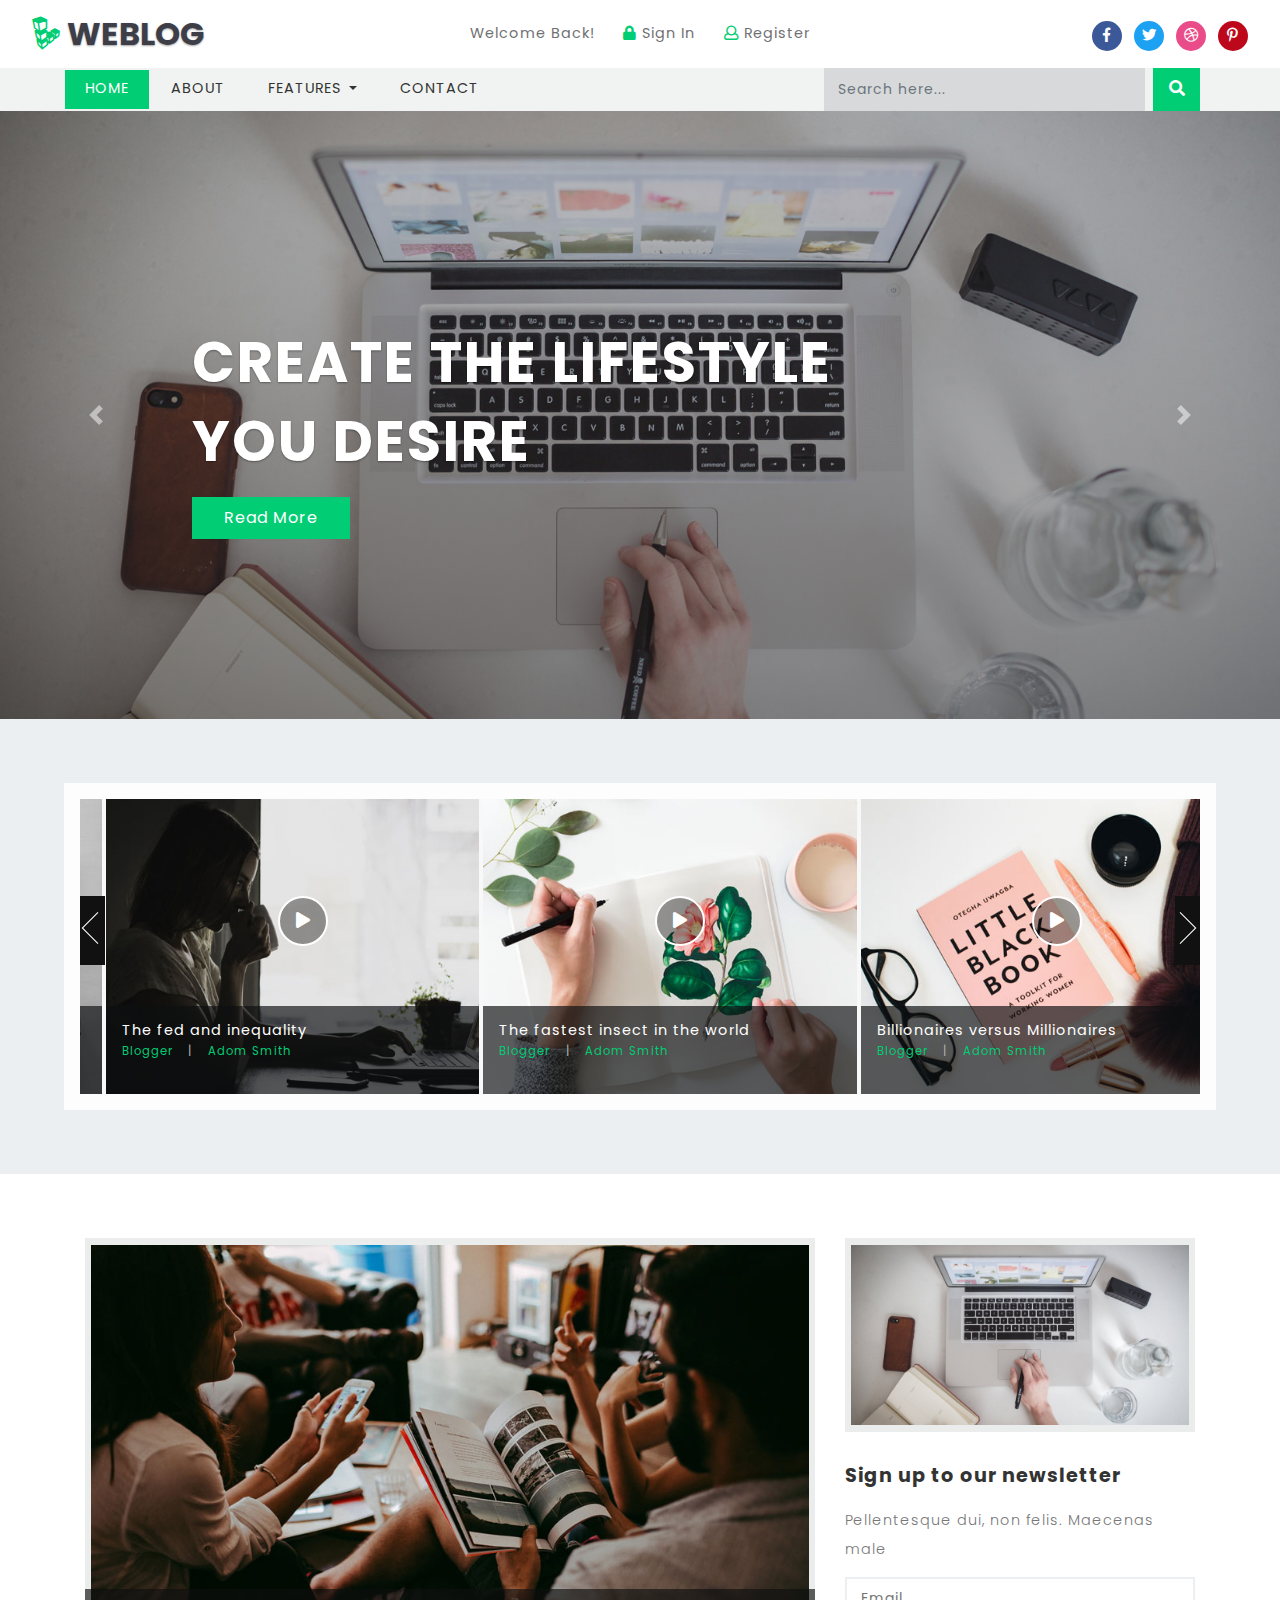
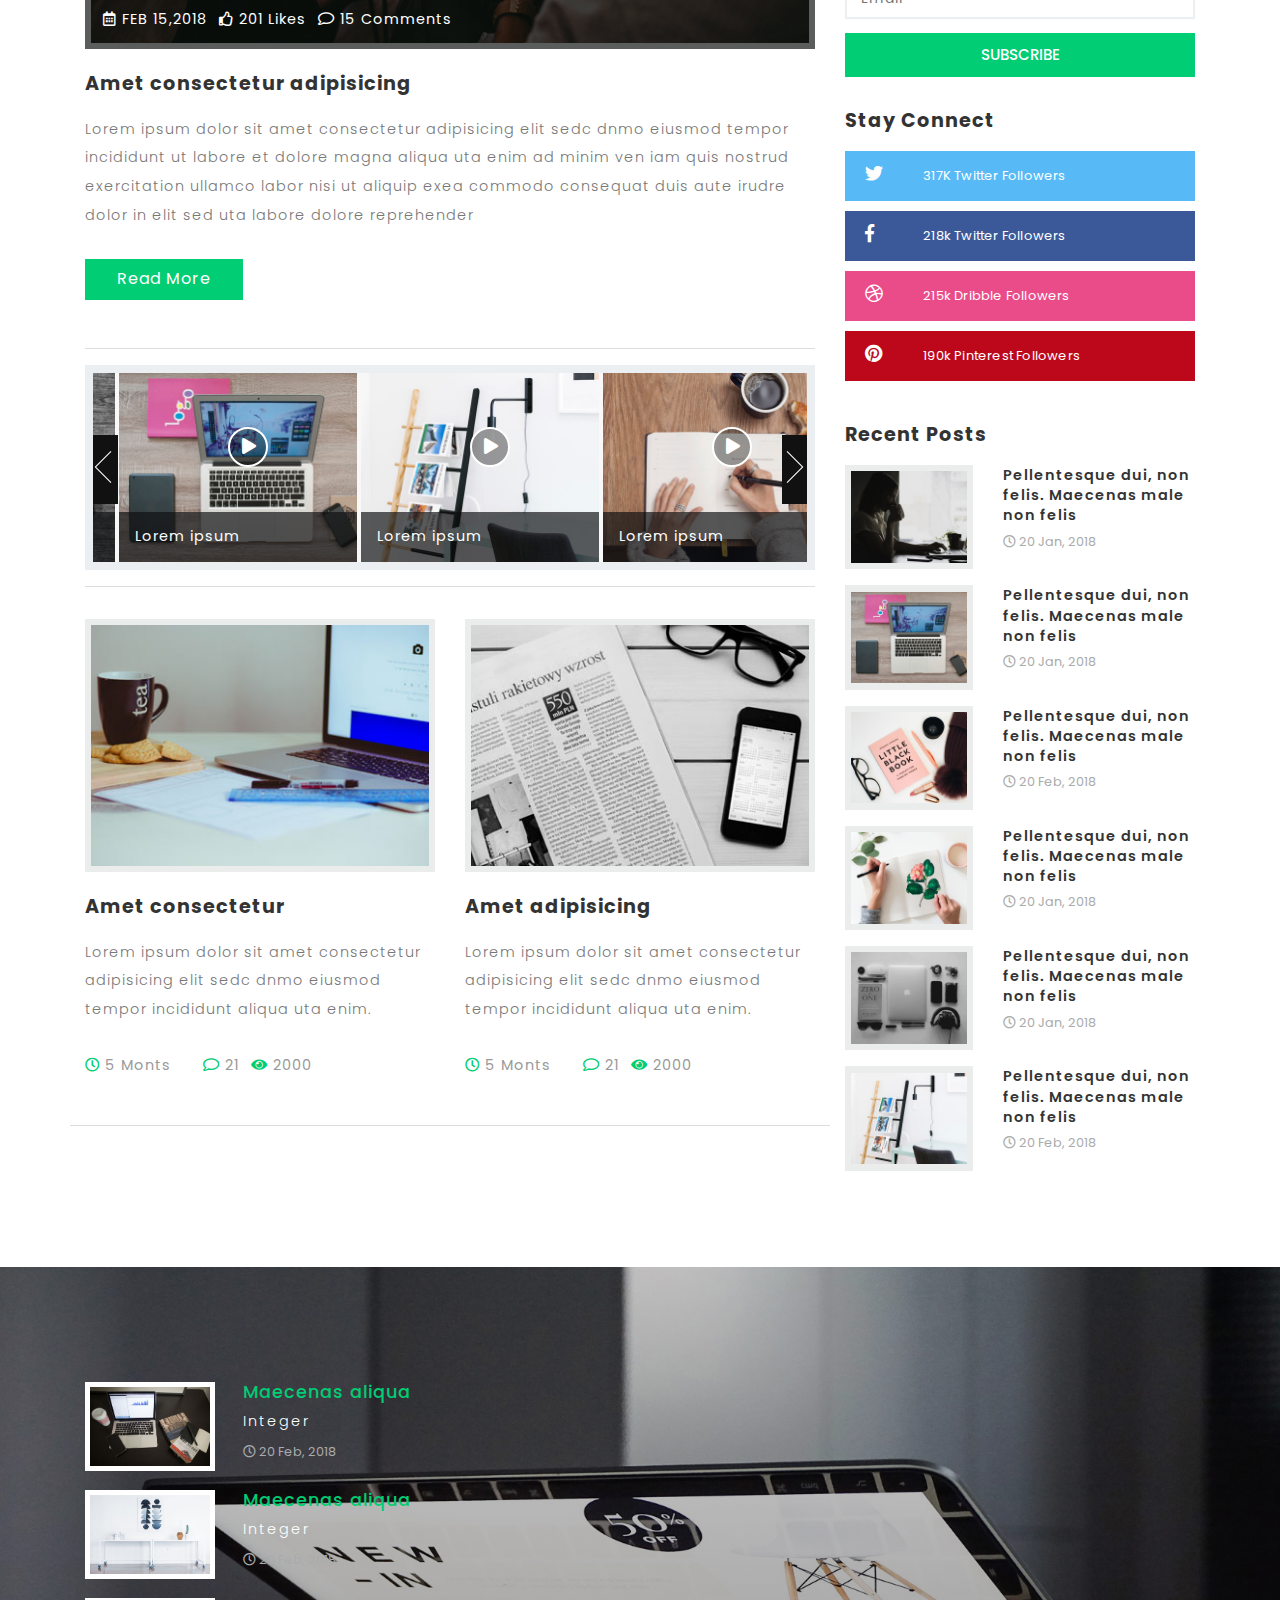
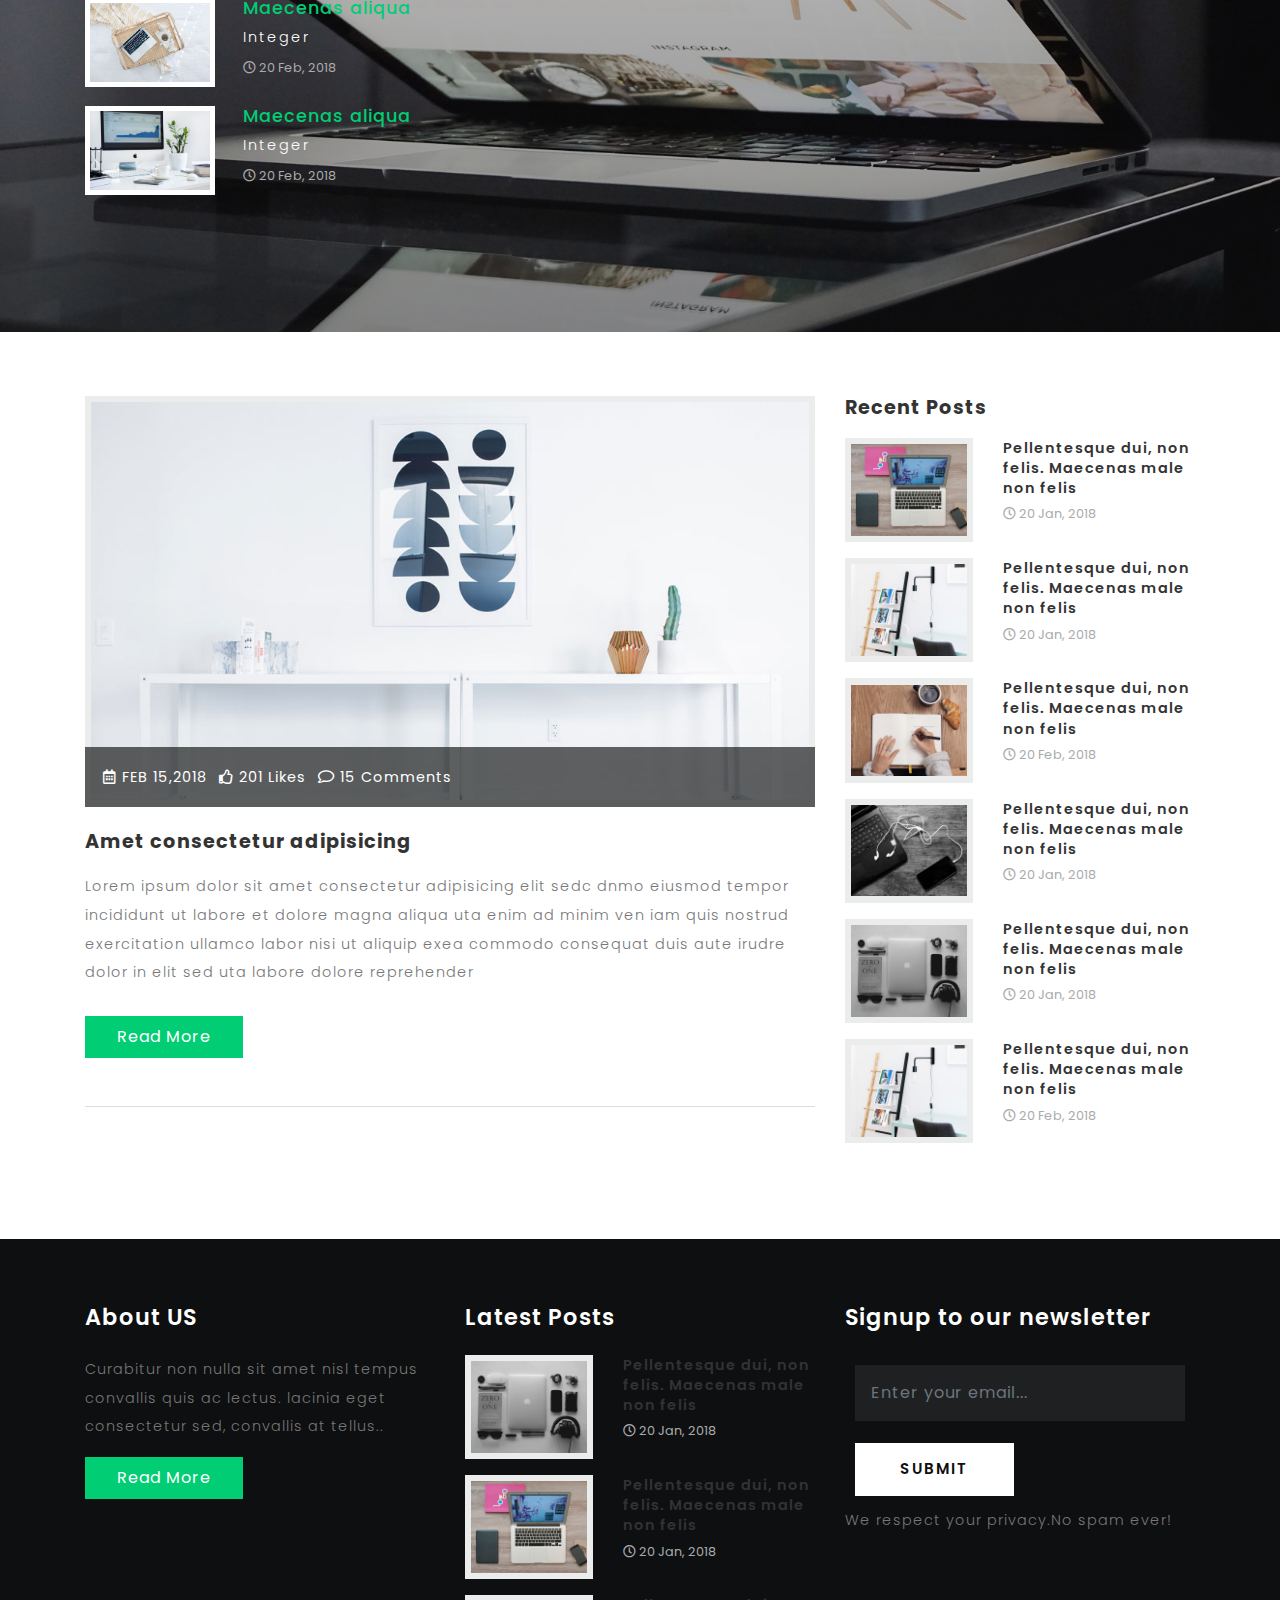
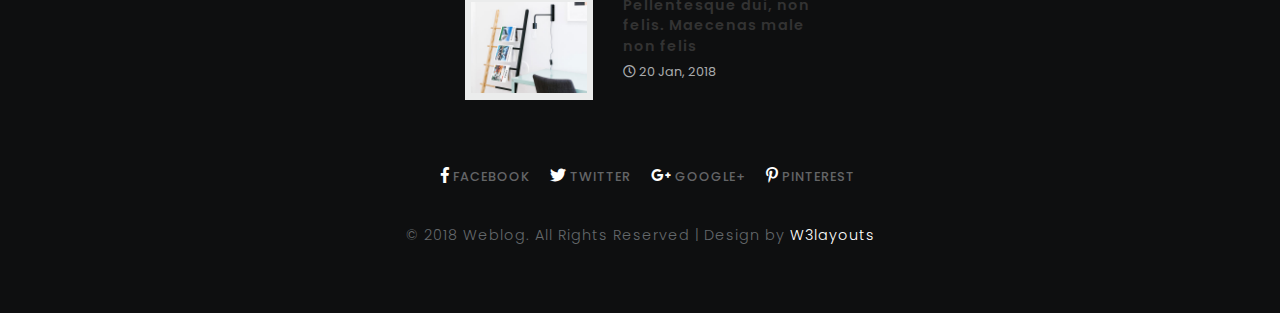
<file: CoreDemo/wwwroot/web/index.html>
<!--
    Author: W3layouts
    Author URL: http://w3layouts.com
    License: Creative Commons Attribution 3.0 Unported
    License URL: http://creativecommons.org/licenses/by/3.0/
-->

<!DOCTYPE html>
<html lang="zxx">

<head>
    <title>Weblog a Blogging Category Bootstrap responsive WebTemplate | Home :: w3layouts</title>
    <meta name="viewport" content="width=device-width, initial-scale=1">
    <meta charset="utf-8">
    <meta name="keywords" content="Weblog a Responsive web template, Bootstrap Web Templates, Flat Web Templates, Android Compatible web template,
Smartphone Compatible web template, free webdesigns for Nokia, Samsung, LG, SonyEricsson, Motorola web design" />

    <script>
        addEventListener("load", function () {
            setTimeout(hideURLbar, 0);
        }, false);

        function hideURLbar() {
            window.scrollTo(0, 1);
        }
    </script>
    <link href="css/bootstrap.css" rel='stylesheet' type='text/css' />
    <link rel="stylesheet" href="css/jquery.desoslide.css">
    <link href="css/style.css" rel='stylesheet' type='text/css' />
    <link href="css/fontawesome-all.css" rel="stylesheet">
    <link href="//fonts.googleapis.com/css?family=Poppins:100,100i,200,200i,300,300i,400,400i,500,500i,600,600i,700,700i,800"
          rel="stylesheet">
</head>

<body>
    <!--Header-->

    <header>
        <div class="top-bar_sub_w3layouts container-fluid">
            <div class="row">
                <div class="col-md-4 logo text-left">
                    <a class="navbar-brand" href="index.html">
                        <i class="fab fa-linode"></i> Weblog
                    </a>
                </div>
                <div class="col-md-4 top-forms text-center mt-lg-3 mt-md-1 mt-0">
                    <span>Welcome Back!</span>
                    <span class="mx-lg-4 mx-md-2  mx-1">
                        <a href="login.html">
                            <i class="fas fa-lock"></i> Sign In
                        </a>
                    </span>
                    <span>
                        <a href="register.html">
                            <i class="far fa-user"></i> Register
                        </a>
                    </span>
                </div>
                <div class="col-md-4 log-icons text-right">

                    <ul class="social_list1 mt-3">

                        <li>
                            <a href="#" class="facebook1 mx-2">
                                <i class="fab fa-facebook-f"></i>
                            </a>
                        </li>
                        <li>
                            <a href="#" class="twitter2">
                                <i class="fab fa-twitter"></i>
                            </a>
                        </li>
                        <li>
                            <a href="#" class="dribble3 mx-2">
                                <i class="fab fa-dribbble"></i>
                            </a>
                        </li>
                        <li>
                            <a href="#" class="pin">
                                <i class="fab fa-pinterest-p"></i>
                            </a>
                        </li>
                    </ul>
                </div>
            </div>
        </div>

        <div class="header_top" id="home">
            <nav class="navbar navbar-expand-lg navbar-light bg-light">
                <button class="navbar-toggler navbar-toggler-right mx-auto" type="button" data-toggle="collapse" data-target="#navbarSupportedContent" aria-controls="navbarSupportedContent"
                        aria-expanded="false" aria-label="Toggle navigation">
                    <span class="navbar-toggler-icon"></span>
                </button>

                <div class="collapse navbar-collapse" id="navbarSupportedContent">
                    <ul class="navbar-nav mr-auto">
                        <li class="nav-item active">
                            <a class="nav-link" href="#">
                                Home
                                <span class="sr-only">(current)</span>
                            </a>
                        </li>
                        <li class="nav-item">
                            <a class="nav-link" href="about.html">About</a>
                        </li>
                        <li class="nav-item dropdown">
                            <a class="nav-link dropdown-toggle" href="#" id="navbarDropdown" role="button" data-toggle="dropdown" aria-haspopup="true"
                               aria-expanded="false">
                                Features
                            </a>
                            <div class="dropdown-menu" aria-labelledby="navbarDropdown">
                                <a class="dropdown-item" href="#"></a>
                                <a class="dropdown-item" href="blog1.html">Standard Blog</a>
                                <div class="dropdown-divider"></div>
                                <a class="dropdown-item" href="blog2.html">2 Column Blog</a>
                                <div class="dropdown-divider"></div>
                                <a class="dropdown-item" href="blog3.html">3 Column Blog</a>
                            </div>
                        </li>
                        <li class="nav-item">
                            <a class="nav-link" href="contact.html">Contact</a>
                        </li>
                    </ul>
                    <form action="#" method="post" class="form-inline my-2 my-lg-0 header-search">
                        <input class="form-control mr-sm-2" type="search" placeholder="Search here..." name="Search" required="">
                        <button class="btn btn1 my-2 my-sm-0" type="submit"><i class="fas fa-search"></i></button>
                    </form>
                </div>
            </nav>
        </div>
    </header>
    <!--//header-->
    <!--/banner-->
    <div class="banner">
        <div id="carouselExampleIndicators" class="carousel slide" data-ride="carousel">
            <ol class="carousel-indicators">
                <li data-target="#carouselExampleIndicators" data-slide-to="0" class="active"></li>
                <li data-target="#carouselExampleIndicators" data-slide-to="1"></li>
                <li data-target="#carouselExampleIndicators" data-slide-to="2"></li>
                <li data-target="#carouselExampleIndicators" data-slide-to="3"></li>
            </ol>
            <div class="carousel-inner" role="listbox">
                <div class="carousel-item active">
                    <div class="carousel-caption">
                        <h3>
                            Create the lifestyle
                            <span>you desire</span>
                        </h3>
                        <div class="read">
                            <a href="single.html" class="btn btn-primary read-m">Read More</a>
                        </div>
                    </div>
                </div>
                <div class="carousel-item item2">
                    <div class="carousel-caption">
                        <h3>
                            Engaging Purposeful
                            <span>and Creative</span>
                        </h3>
                        <div class="read">
                            <a href="single.html" class="btn btn-primary read-m">Read More</a>
                        </div>
                    </div>
                </div>
                <div class="carousel-item item3">
                    <div class="carousel-caption">
                        <h3>
                            Create the lifestyle
                            <span>you desire</span>
                        </h3>
                        <div class="read">
                            <a href="single.html" class="btn btn-primary read-m">Read More</a>
                        </div>
                    </div>
                </div>
                <div class="carousel-item item4">
                    <div class="carousel-caption">
                        <h3>
                            Engaging Purposeful
                            <span>and Creative</span>
                        </h3>
                        <div class="read">
                            <a href="single.html" class="btn btn-primary read-m">Read More</a>
                        </div>
                    </div>
                </div>
            </div>
            <a class="carousel-control-prev" href="#carouselExampleIndicators" role="button" data-slide="prev">
                <span class="carousel-control-prev-icon" aria-hidden="true"></span>
                <span class="sr-only">Previous</span>
            </a>
            <a class="carousel-control-next" href="#carouselExampleIndicators" role="button" data-slide="next">
                <span class="carousel-control-next-icon" aria-hidden="true"></span>
                <span class="sr-only">Next</span>
            </a>
        </div>
    </div>
    <!--/model-->
    <!--//banner-->
    <section class="bottom-slider">
        <div class="course_demo1">
            <ul id="flexiselDemo1">
                <li>
                    <div class="blog-item">
                        <img src="images/1.jpg" alt=" " class="img-fluid" />
                        <button type="button" class="btn btn-primary play" data-toggle="modal" data-target="#exampleModal">
                            <i class="fas fa-play"></i>
                        </button>

                        <div class="floods-text">
                            <h3>
                                The fed and inequality
                                <span>
                                    Blogger
                                    <label>|</label>
                                    <i>Adom Smith</i>
                                </span>
                            </h3>
                        </div>
                    </div>
                </li>
                <li>
                    <div class="blog-item">
                        <img src="images/2.jpg" alt=" " class="img-fluid" />
                        <button type="button" class="btn btn-primary play" data-toggle="modal" data-target="#exampleModal">
                            <i class="fas fa-play"></i>
                        </button>

                        <div class="floods-text">
                            <h3>
                                The fastest insect in the world
                                <span>
                                    Blogger
                                    <label>|</label>
                                    <i>Adom Smith</i>
                                </span>
                            </h3>
                        </div>
                    </div>
                </li>
                <li>
                    <div class="blog-item">
                        <img src="images/3.jpg" alt=" " class="img-fluid" />
                        <button type="button" class="btn btn-primary play" data-toggle="modal" data-target="#exampleModal">
                            <i class="fas fa-play"></i>
                        </button>

                        <div class="floods-text">
                            <h3>
                                Billionaires versus Millionaires
                                <span>
                                    Blogger
                                    <label>|</label>
                                    <i>Adom Smith</i>
                                </span>
                            </h3>
                        </div>
                    </div>
                </li>
                <li>
                    <div class="blog-item">
                        <img src="images/4.jpg" alt=" " class="img-fluid" />
                        <button type="button" class="btn btn-primary play" data-toggle="modal" data-target="#exampleModal">
                            <i class="fas fa-play"></i>
                        </button>

                        <div class="floods-text">
                            <h3>
                                Billionaires versus Millionaires
                                <span>
                                    Blogger
                                    <label>|</label>
                                    <i>Adom Smith</i>
                                </span>
                            </h3>
                        </div>
                    </div>
                </li>
            </ul>
        </div>
        <div class="modal fade" id="exampleModal" tabindex="-1" role="dialog" aria-hidden="true">
            <div class="modal-dialog" role="document">
                <div class="modal-content">
                    <div class="modal-header">
                        <button type="button" class="close" data-dismiss="modal" aria-label="Close">
                            <span aria-hidden="true">&times;</span>
                        </button>
                    </div>
                    <div class="modal-body">
                        <div class="embed-responsive embed-responsive-21by9">
                            <iframe src="https://player.vimeo.com/video/145787219"></iframe>
                        </div>
                    </div>
                </div>
            </div>
        </div>
    </section>
    <!--/main-->
    <section class="main-content-w3layouts-agileits">
        <div class="container">
            <div class="row">
                <!--left-->
                <div class="col-lg-8 left-blog-info-w3layouts-agileits text-left">
                    <div class="blog-grid-top">
                        <div class="b-grid-top">
                            <div class="blog_info_left_grid">
                                <a href="single.html">
                                    <img src="images/b1.jpg" class="img-fluid" alt="">
                                </a>
                            </div>
                            <div class="blog-info-middle">
                                <ul>
                                    <li>
                                        <a href="#">
                                            <i class="far fa-calendar-alt"></i> FEB 15,2018
                                        </a>
                                    </li>
                                    <li class="mx-2">
                                        <a href="#">
                                            <i class="far fa-thumbs-up"></i> 201 Likes
                                        </a>
                                    </li>
                                    <li>
                                        <a href="#">
                                            <i class="far fa-comment"></i> 15 Comments
                                        </a>
                                    </li>
                                </ul>
                            </div>
                        </div>

                        <h3>
                            <a href="single.html">Amet consectetur adipisicing </a>
                        </h3>
                        <p>
                            Lorem ipsum dolor sit amet consectetur adipisicing elit sedc dnmo eiusmod tempor incididunt ut labore et dolore magna
                            aliqua uta enim ad minim ven iam quis nostrud exercitation ullamco labor nisi ut aliquip exea commodo consequat duis
                            aute irudre dolor in elit sed uta labore dolore reprehender
                        </p>
                        <a href="single.html" class="btn btn-primary read-m">Read More</a>
                    </div>
                    <!--//silder-->
                    <div class="blog-mid-sec">
                        <ul id="flexiselDemo2">
                            <li>
                                <div class="blog-item">
                                    <img src="images/5.jpg" alt=" " class="img-fluid" />
                                    <button type="button" class="btn btn-primary play sec" data-toggle="modal" data-target="#exampleModal">
                                        <i class="fas fa-play"></i>
                                    </button>
                                    <div class="floods-text">
                                        <h3>Lorem ipsum </h3>
                                    </div>
                                </div>
                            </li>
                            <li>
                                <div class="blog-item">
                                    <img src="images/6.jpg" alt=" " class="img-fluid" />
                                    <button type="button" class="btn btn-primary play sec" data-toggle="modal" data-target="#exampleModal">
                                        <i class="fas fa-play"></i>
                                    </button>
                                    <div class="floods-text">
                                        <h3>Lorem ipsum </h3>
                                    </div>
                                </div>
                            </li>
                            <li>
                                <div class="blog-item">
                                    <img src="images/7.jpg" alt=" " class="img-fluid" />
                                    <button type="button" class="btn btn-primary play sec" data-toggle="modal" data-target="#exampleModal">
                                        <i class="fas fa-play"></i>
                                    </button>
                                    <div class="floods-text">
                                        <h3>Lorem ipsum </h3>
                                    </div>
                                </div>
                            </li>
                            <li>
                                <div class="blog-item">
                                    <img src="images/8.jpg" alt=" " class="img-fluid" />
                                    <button type="button" class="btn btn-primary play sec" data-toggle="modal" data-target="#exampleModal">
                                        <i class="fas fa-play"></i>
                                    </button>
                                    <div class="floods-text">
                                        <h3>Lorem ipsum </h3>
                                    </div>
                                </div>
                            </li>
                        </ul>
                    </div>

                    <!--//silder-->
                    <div class="blog-girds-sec">
                        <div class="row">
                            <div class="col-md-6 blog-grid-top">
                                <div class="b-grid-top">
                                    <div class="blog_info_left_grid">
                                        <a href="single.html">
                                            <img src="images/b2.jpg" class="img-fluid" alt="">
                                        </a>
                                    </div>
                                    <h3>
                                        <a href="single.html">Amet consectetur </a>
                                    </h3>
                                    <p>Lorem ipsum dolor sit amet consectetur adipisicing elit sedc dnmo eiusmod tempor incididunt aliqua uta enim.</p>
                                </div>
                                <ul class="blog-icons">
                                    <li>
                                        <a href="#">
                                            <i class="far fa-clock"></i> 5 Monts
                                        </a>
                                    </li>
                                    <li class="mx-2">
                                        <a href="#">
                                            <i class="far fa-comment"></i> 21
                                        </a>
                                    </li>
                                    <li>
                                        <a href="#">
                                            <i class="fas fa-eye"></i> 2000
                                        </a>
                                    </li>
                                </ul>
                            </div>
                            <div class="col-md-6 blog-grid-top">
                                <div class="b-grid-top">
                                    <div class="blog_info_left_grid">
                                        <a href="single.html">
                                            <img src="images/b3.jpg" class="img-fluid" alt="">
                                        </a>
                                    </div>
                                    <h3>
                                        <a href="single.html">Amet adipisicing </a>
                                    </h3>
                                    <p>Lorem ipsum dolor sit amet consectetur adipisicing elit sedc dnmo eiusmod tempor incididunt aliqua uta enim.</p>
                                </div>
                                <ul class="blog-icons">
                                    <li>
                                        <a href="#">
                                            <i class="far fa-clock"></i> 5 Monts
                                        </a>
                                    </li>
                                    <li class="mx-2">
                                        <a href="#">
                                            <i class="far fa-comment"></i> 21
                                        </a>
                                    </li>
                                    <li>
                                        <a href="#">
                                            <i class="fas fa-eye"></i> 2000
                                        </a>
                                    </li>
                                </ul>
                            </div>
                        </div>
                    </div>
                </div>
                <!--//left-->
                <!--right-->
                <aside class="col-lg-4 agileits-w3ls-right-blog-con text-right">
                    <div class="right-blog-info text-left">
                        <div class="tech-btm">
                            <img src="images/banner1.jpg" class="img-fluid" alt="">
                        </div>
                        <div class="tech-btm">
                            <h4>Sign up to our newsletter</h4>
                            <p>Pellentesque dui, non felis. Maecenas male </p>
                            <form action="#" method="post">
                                <input type="email" placeholder="Email" required="">
                                <input type="submit" value="Subscribe">
                            </form>
                        </div>
                        <div class="tech-btm widget_social">
                            <h4>Stay Connect</h4>
                            <ul>

                                <li>
                                    <a class="twitter" href="#">
                                        <i class="fab fa-twitter"></i>
                                        <span class="count">317K</span> Twitter Followers
                                    </a>
                                </li>
                                <li>
                                    <a class="facebook" href="#">
                                        <i class="fab fa-facebook-f"></i>
                                        <span class="count">218k</span> Twitter Followers
                                    </a>
                                </li>
                                <li>
                                    <a class="dribble" href="#">
                                        <i class="fab fa-dribbble"></i>

                                        <span class="count">215k</span> Dribble Followers
                                    </a>
                                </li>
                                <li>
                                    <a class="pin" href="#">
                                        <i class="fab fa-pinterest"></i>
                                        <span class="count">190k</span> Pinterest Followers
                                    </a>
                                </li>
                            </ul>
                        </div>
                        <div class="tech-btm">
                            <h4>Recent Posts</h4>

                            <div class="blog-grids row mb-3">
                                <div class="col-md-5 blog-grid-left">
                                    <a href="single.html">
                                        <img src="images/1.jpg" class="img-fluid" alt="">
                                    </a>
                                </div>
                                <div class="col-md-7 blog-grid-right">

                                    <h5>
                                        <a href="single.html">Pellentesque dui, non felis. Maecenas male non felis </a>
                                    </h5>
                                    <div class="sub-meta">
                                        <span>
                                            <i class="far fa-clock"></i> 20 Jan, 2018
                                        </span>
                                    </div>
                                </div>
                            </div>
                            <div class="blog-grids row mb-3">
                                <div class="col-md-5 blog-grid-left">
                                    <a href="single.html">
                                        <img src="images/5.jpg" class="img-fluid" alt="">
                                    </a>
                                </div>
                                <div class="col-md-7 blog-grid-right">

                                    <h5>
                                        <a href="single.html">Pellentesque dui, non felis. Maecenas male non felis </a>
                                    </h5>
                                    <div class="sub-meta">
                                        <span>
                                            <i class="far fa-clock"></i> 20 Jan, 2018
                                        </span>
                                    </div>
                                </div>
                                <div class="clearfix"> </div>
                            </div>
                            <div class="blog-grids row mb-3">
                                <div class="col-md-5 blog-grid-left">
                                    <a href="single.html">
                                        <img src="images/3.jpg" class="img-fluid" alt="">
                                    </a>
                                </div>
                                <div class="col-md-7 blog-grid-right">
                                    <h5>
                                        <a href="single.html">Pellentesque dui, non felis. Maecenas male non felis </a>
                                    </h5>
                                    <div class="sub-meta">
                                        <span>
                                            <i class="far fa-clock"></i> 20 Feb, 2018
                                        </span>
                                    </div>
                                </div>
                            </div>
                            <div class="blog-grids row mb-3">
                                <div class="col-md-5 blog-grid-left">
                                    <a href="single.html">
                                        <img src="images/2.jpg" class="img-fluid" alt="">
                                    </a>
                                </div>
                                <div class="col-md-7 blog-grid-right">

                                    <h5>
                                        <a href="single.html">Pellentesque dui, non felis. Maecenas male non felis </a>
                                    </h5>
                                    <div class="sub-meta">
                                        <span>
                                            <i class="far fa-clock"></i> 20 Jan, 2018
                                        </span>
                                    </div>
                                </div>
                            </div>
                            <div class="blog-grids row mb-3">
                                <div class="col-md-5 blog-grid-left">
                                    <a href="single.html">
                                        <img src="images/4.jpg" class="img-fluid" alt="">
                                    </a>
                                </div>
                                <div class="col-md-7 blog-grid-right">

                                    <h5>
                                        <a href="single.html">Pellentesque dui, non felis. Maecenas male non felis </a>
                                    </h5>
                                    <div class="sub-meta">
                                        <span>
                                            <i class="far fa-clock"></i> 20 Jan, 2018
                                        </span>
                                    </div>
                                </div>
                            </div>
                            <div class="blog-grids row mb-3">
                                <div class="col-md-5 blog-grid-left">
                                    <a href="single.html">
                                        <img src="images/6.jpg" class="img-fluid" alt="">
                                    </a>
                                </div>
                                <div class="col-md-7 blog-grid-right">
                                    <h5>
                                        <a href="single.html">Pellentesque dui, non felis. Maecenas male non felis </a>
                                    </h5>
                                    <div class="sub-meta">
                                        <span>
                                            <i class="far fa-clock"></i> 20 Feb, 2018
                                        </span>
                                    </div>
                                </div>
                            </div>
                        </div>
                    </div>
                </aside>
                <!--//right-->
            </div>
        </div>
    </section>
    <!--//main-->
    <!--/middle-->
    <section class="middle-sec-agileinfo-w3ls">
        <div class="container">
            <div class="row inner-sec">
                <div class="col-md-4 news-left">
                    <ul id="demo1_thumbs" class="list-inline">
                        <li>
                            <a href="images/m1.jpg">
                                <img src="images/m1.jpg" alt="" data-desoslide-caption="<h3>Latest Post 1</h3>">
                                <div class="mid-text-info">
                                    <h4>Maecenas aliqua</h4>
                                    <p>Integer </p>
                                    <div class="sub-meta">
                                        <span>
                                            <i class="far fa-clock"></i> 20 Feb, 2018
                                        </span>
                                    </div>
                                </div>
                            </a>
                        </li>
                        <li>
                            <a href="images/m2.jpg">
                                <img src="images/m2.jpg" alt="" data-desoslide-caption="<h3>Latest Post 2</h3>">
                                <div class="mid-text-info">
                                    <h4>Maecenas aliqua</h4>
                                    <p>Integer </p>
                                    <div class="sub-meta">
                                        <span>
                                            <i class="far fa-clock"></i> 20 Feb, 2018
                                        </span>
                                    </div>
                                </div>
                            </a>
                        </li>
                        <li>
                            <a href="images/m3.jpg">
                                <img src="images/m3.jpg" alt="" data-desoslide-caption="<h3>Latest Post 3</h3>">
                                <div class="mid-text-info">
                                    <h4>Maecenas aliqua</h4>
                                    <p>Integer </p>
                                    <div class="sub-meta">
                                        <span>
                                            <i class="far fa-clock"></i> 20 Feb, 2018
                                        </span>
                                    </div>
                                </div>
                            </a>
                        </li>
                        <li>
                            <a href="images/m4.jpg">
                                <img src="images/m4.jpg" alt="" data-desoslide-caption="<h3>Latest Post 4</h3>">
                                <div class="mid-text-info">
                                    <h4>Maecenas aliqua</h4>
                                    <p>Integer </p>
                                    <div class="sub-meta">
                                        <span>
                                            <i class="far fa-clock"></i> 20 Feb, 2018
                                        </span>
                                    </div>
                                </div>
                            </a>
                        </li>
                    </ul>
                </div>
                <div id="demo1_main_image" class="col-md-8  news-right"></div>
                <div class="clearfix"> </div>
            </div>
        </div>
    </section>
    <!--//middle-->
    <!---->
    <section class="main-content-w3layouts-agileits">
        <div class="container">
            <div class="row">
                <!--left-->
                <div class="col-lg-8 left-blog-info-w3layouts-agileits text-left">
                    <div class="blog-grid-top">
                        <div class="b-grid-top">
                            <div class="blog_info_left_grid">
                                <a href="single.html">
                                    <img src="images/b4.jpg" class="img-fluid" alt="">
                                </a>
                            </div>
                            <div class="blog-info-middle">
                                <ul>
                                    <li>
                                        <a href="#">
                                            <i class="far fa-calendar-alt"></i> FEB 15,2018
                                        </a>
                                    </li>
                                    <li class="mx-2">
                                        <a href="#">
                                            <i class="far fa-thumbs-up"></i> 201 Likes
                                        </a>
                                    </li>
                                    <li>
                                        <a href="#">
                                            <i class="far fa-comment"></i> 15 Comments
                                        </a>
                                    </li>
                                </ul>
                            </div>
                        </div>

                        <h3>
                            <a href="single.html">Amet consectetur adipisicing </a>
                        </h3>
                        <p>
                            Lorem ipsum dolor sit amet consectetur adipisicing elit sedc dnmo eiusmod tempor incididunt ut labore et dolore magna
                            aliqua uta enim ad minim ven iam quis nostrud exercitation ullamco labor nisi ut aliquip exea commodo consequat duis
                            aute irudre dolor in elit sed uta labore dolore reprehender
                        </p>
                        <a href="single.html" class="btn btn-primary read-m">Read More</a>
                    </div>
                    <!--//silder-->
                </div>
                <!--//left-->
                <!--right-->
                <aside class="col-lg-4 agileits-w3ls-right-blog-con text-left">
                    <div class="tech-btm">
                        <h4>Recent Posts</h4>

                        <div class="blog-grids row mb-3">
                            <div class="col-md-5 blog-grid-left">
                                <a href="single.html">
                                    <img src="images/5.jpg" class="img-fluid" alt="">
                                </a>
                            </div>
                            <div class="col-md-7 blog-grid-right">

                                <h5>
                                    <a href="single.html">Pellentesque dui, non felis. Maecenas male non felis </a>
                                </h5>
                                <div class="sub-meta">
                                    <span>
                                        <i class="far fa-clock"></i> 20 Jan, 2018
                                    </span>
                                </div>
                            </div>
                        </div>
                        <div class="blog-grids row mb-3">
                            <div class="col-md-5 blog-grid-left">
                                <a href="single.html">
                                    <img src="images/6.jpg" class="img-fluid" alt="">
                                </a>
                            </div>
                            <div class="col-md-7 blog-grid-right">

                                <h5>
                                    <a href="single.html">Pellentesque dui, non felis. Maecenas male non felis </a>
                                </h5>
                                <div class="sub-meta">
                                    <span>
                                        <i class="far fa-clock"></i> 20 Jan, 2018
                                    </span>
                                </div>
                            </div>
                        </div>
                        <div class="blog-grids row mb-3">
                            <div class="col-md-5 blog-grid-left">
                                <a href="single.html">
                                    <img src="images/7.jpg" class="img-fluid" alt="">
                                </a>
                            </div>
                            <div class="col-md-7 blog-grid-right">
                                <h5>
                                    <a href="single.html">Pellentesque dui, non felis. Maecenas male non felis </a>
                                </h5>
                                <div class="sub-meta">
                                    <span>
                                        <i class="far fa-clock"></i> 20 Feb, 2018
                                    </span>
                                </div>
                            </div>
                        </div>
                        <div class="blog-grids row mb-3">
                            <div class="col-md-5 blog-grid-left">
                                <a href="single.html">
                                    <img src="images/8.jpg" class="img-fluid" alt="">
                                </a>
                            </div>
                            <div class="col-md-7 blog-grid-right">

                                <h5>
                                    <a href="single.html">Pellentesque dui, non felis. Maecenas male non felis </a>
                                </h5>
                                <div class="sub-meta">
                                    <span>
                                        <i class="far fa-clock"></i> 20 Jan, 2018
                                    </span>
                                </div>
                            </div>
                        </div>
                        <div class="blog-grids row mb-3">
                            <div class="col-md-5 blog-grid-left">
                                <a href="single.html">
                                    <img src="images/4.jpg" class="img-fluid" alt="">
                                </a>
                            </div>
                            <div class="col-md-7 blog-grid-right">

                                <h5>
                                    <a href="single.html">Pellentesque dui, non felis. Maecenas male non felis </a>
                                </h5>
                                <div class="sub-meta">
                                    <span>
                                        <i class="far fa-clock"></i> 20 Jan, 2018
                                    </span>
                                </div>
                            </div>
                        </div>
                        <div class="blog-grids row mb-3">
                            <div class="col-md-5 blog-grid-left">
                                <a href="single.html">
                                    <img src="images/6.jpg" class="img-fluid" alt="">
                                </a>
                            </div>
                            <div class="col-md-7 blog-grid-right">
                                <h5>
                                    <a href="single.html">Pellentesque dui, non felis. Maecenas male non felis </a>
                                </h5>
                                <div class="sub-meta">
                                    <span>
                                        <i class="far fa-clock"></i> 20 Feb, 2018
                                    </span>
                                </div>
                            </div>
                        </div>
                    </div>
                </aside>
                <!--//right-->
            </div>
        </div>
    </section>
    <!--//main-->
    <!--footer-->
    <footer>
        <div class="container">
            <div class="row">
                <div class="col-lg-4 footer-grid-agileits-w3ls text-left">
                    <h3>About US</h3>
                    <p>Curabitur non nulla sit amet nisl tempus convallis quis ac lectus. lacinia eget consectetur sed, convallis at tellus..</p>
                    <div class="read">
                        <a href="single.html" class="btn btn-primary read-m">Read More</a>
                    </div>
                </div>
                <div class="col-lg-4 footer-grid-agileits-w3ls text-left">

                    <div class="tech-btm">
                        <h3>Latest Posts</h3>
                        <div class="blog-grids row mb-3">
                            <div class="col-md-5 blog-grid-left">
                                <a href="single.html">
                                    <img src="images/4.jpg" class="img-fluid" alt="">
                                </a>
                            </div>
                            <div class="col-md-7 blog-grid-right">

                                <h5>
                                    <a href="single.html">Pellentesque dui, non felis. Maecenas male non felis </a>
                                </h5>
                                <div class="sub-meta">
                                    <span>
                                        <i class="far fa-clock"></i> 20 Jan, 2018
                                    </span>
                                </div>
                            </div>
                        </div>
                        <div class="blog-grids row mb-3">
                            <div class="col-md-5 blog-grid-left">
                                <a href="single.html">
                                    <img src="images/5.jpg" class="img-fluid" alt="">
                                </a>
                            </div>
                            <div class="col-md-7 blog-grid-right">

                                <h5>
                                    <a href="single.html">Pellentesque dui, non felis. Maecenas male non felis </a>
                                </h5>
                                <div class="sub-meta">
                                    <span>
                                        <i class="far fa-clock"></i> 20 Jan, 2018
                                    </span>
                                </div>
                            </div>
                        </div>
                        <div class="blog-grids row mb-3">
                            <div class="col-md-5 blog-grid-left">
                                <a href="single.html">
                                    <img src="images/6.jpg" class="img-fluid" alt="">
                                </a>
                            </div>
                            <div class="col-md-7 blog-grid-right">

                                <h5>
                                    <a href="single.html">Pellentesque dui, non felis. Maecenas male non felis </a>
                                </h5>
                                <div class="sub-meta">
                                    <span>
                                        <i class="far fa-clock"></i> 20 Jan, 2018
                                    </span>
                                </div>
                            </div>
                        </div>
                    </div>
                </div>
                <!-- subscribe -->
                <div class="col-lg-4 subscribe-main footer-grid-agileits-w3ls text-left">
                    <h2>Signup to our newsletter</h2>
                    <div class="subscribe-main text-left">
                        <div class="subscribe-form">
                            <form action="#" method="post" class="subscribe_form">
                                <input class="form-control" type="email" placeholder="Enter your email..." required="">
                                <button type="submit" class="btn btn-primary submit">Submit</button>
                            </form>
                            <div class="clearfix"> </div>
                        </div>
                        <p>We respect your privacy.No spam ever!</p>
                    </div>
                    <!-- //subscribe -->
                </div>
            </div>
            <!-- footer -->
            <div class="footer-cpy text-center">
                <div class="footer-social">
                    <div class="copyrighttop">
                        <ul>
                            <li class="mx-3">
                                <a class="facebook" href="#">
                                    <i class="fab fa-facebook-f"></i>
                                    <span>Facebook</span>
                                </a>
                            </li>
                            <li>
                                <a class="facebook" href="#">
                                    <i class="fab fa-twitter"></i>
                                    <span>Twitter</span>
                                </a>
                            </li>
                            <li class="mx-3">
                                <a class="facebook" href="#">
                                    <i class="fab fa-google-plus-g"></i>
                                    <span>Google+</span>
                                </a>
                            </li>
                            <li>
                                <a class="facebook" href="#">
                                    <i class="fab fa-pinterest-p"></i>
                                    <span>Pinterest</span>
                                </a>
                            </li>
                        </ul>
                    </div>
                </div>
                <div class="w3layouts-agile-copyrightbottom">
                    <p>
                        © 2018 Weblog. All Rights Reserved | Design by
                        <a href="http://w3layouts.com/">W3layouts</a>
                    </p>
                </div>
            </div>

            <!-- //footer -->
        </div>
    </footer>
    <!---->
    <!-- js -->
    <script src="js/jquery-2.2.3.min.js"></script>
    <!-- //js -->
    <!-- desoslide-JavaScript -->
    <script src="js/jquery.desoslide.js"></script>
    <script>
        $('#demo1_thumbs').desoSlide({
            main: {
                container: '#demo1_main_image',
                cssClass: 'img-responsive'
            },
            effect: 'sideFade',
            caption: true
        });
    </script>

    <!-- requried-jsfiles-for owl -->
    <script>
        $(window).load(function () {
            $("#flexiselDemo1").flexisel({
                visibleItems: 3,
                animationSpeed: 1000,
                autoPlay: true,
                autoPlaySpeed: 3000,
                pauseOnHover: true,
                enableResponsiveBreakpoints: true,
                responsiveBreakpoints: {
                    portrait: {
                        changePoint: 480,
                        visibleItems: 1
                    },
                    landscape: {
                        changePoint: 640,
                        visibleItems: 2
                    },
                    tablet: {
                        changePoint: 768,
                        visibleItems: 3
                    }
                }
            });

        });
    </script>
    <script>
        $(window).load(function () {
            $("#flexiselDemo2").flexisel({
                visibleItems: 3,
                animationSpeed: 1000,
                autoPlay: true,
                autoPlaySpeed: 3000,
                pauseOnHover: true,
                enableResponsiveBreakpoints: true,
                responsiveBreakpoints: {
                    portrait: {
                        changePoint: 480,
                        visibleItems: 1
                    },
                    landscape: {
                        changePoint: 640,
                        visibleItems: 2
                    },
                    tablet: {
                        changePoint: 768,
                        visibleItems: 3
                    }
                }
            });

        });
    </script>
    <script src="js/jquery.flexisel.js"></script>
    <!-- //password-script -->
    <!--/ start-smoth-scrolling -->
    <script src="js/move-top.js"></script>
    <script src="js/easing.js"></script>
    <script>
        jQuery(document).ready(function ($) {
            $(".scroll").click(function (event) {
                event.preventDefault();
                $('html,body').animate({
                    scrollTop: $(this.hash).offset().top
                }, 900);
            });
        });
    </script>
    <!--// end-smoth-scrolling -->

    <script>
        $(document).ready(function () {

            var defaults = {
                containerID: 'toTop', // fading element id
                containerHoverID: 'toTopHover', // fading element hover id
                scrollSpeed: 1200,
                easingType: 'linear'
            };

            $().UItoTop({
                easingType: 'easeOutQuart'
            });

        });
    </script>
    <a href="#home" class="scroll" id="toTop" style="display: block;">
        <span id="toTopHover" style="opacity: 1;"> </span>
    </a>

    <!-- //Custom-JavaScript-File-Links -->
    <script src="js/bootstrap.js"></script>
</body>
</html>
</file>
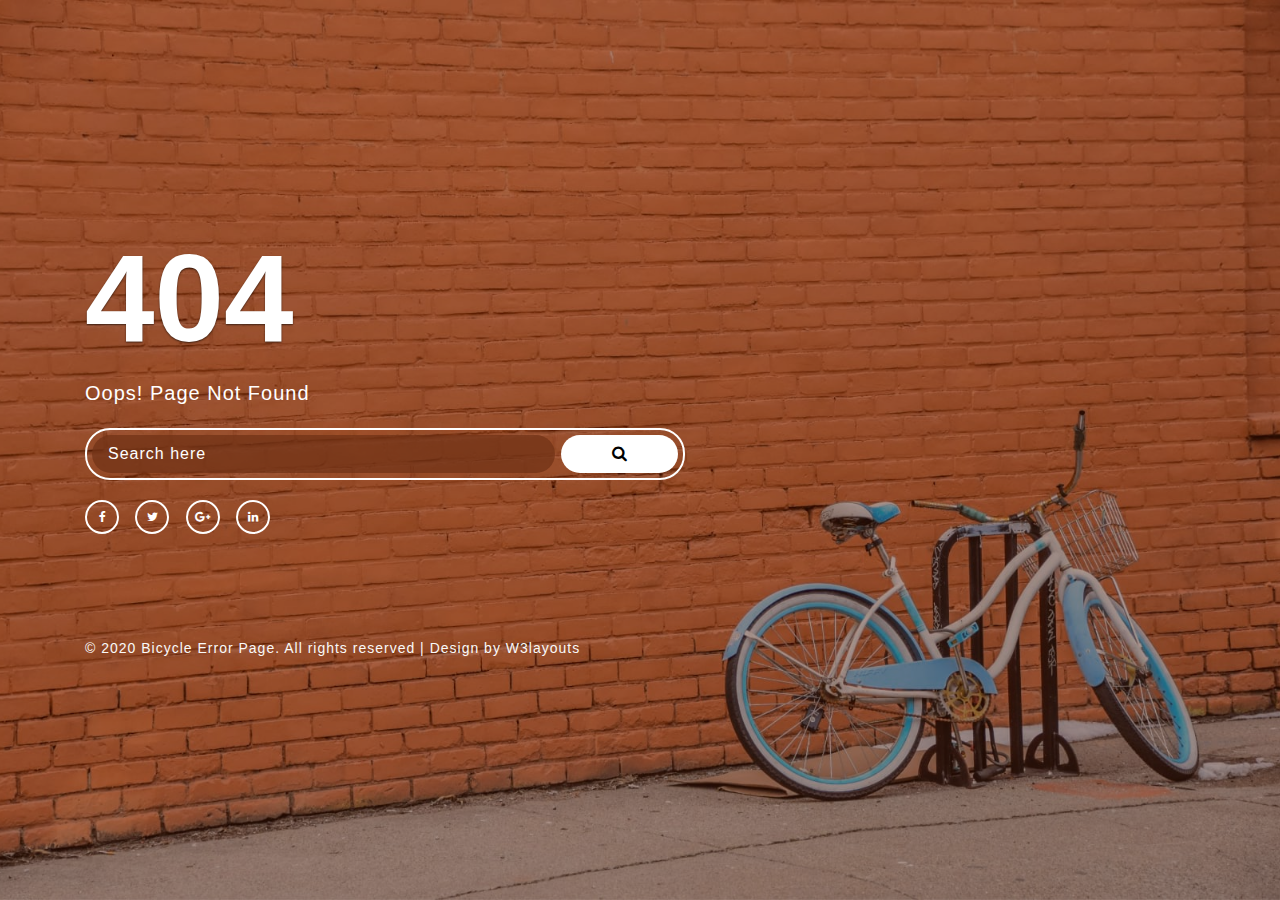
<file: CoreDemo/wwwroot/weberror/index.html>
<!--
Author: W3layouts
Author URL: http://w3layouts.com
-->
<!DOCTYPE html>
<html lang="zxx">

<head>
    <title>Bicycle Error Page Responsive Widget Template :: W3layouts</title>
    <!-- Meta tag Keywords -->
    <meta name="viewport" content="width=device-width, initial-scale=1">
    <meta charset="UTF-8" />
    <meta name="keywords"
          content="Bicycle Error Page Responsive web template, Bootstrap Web Templates, Flat Web Templates, Android Compatible web template, Smartphone Compatible web template, free webdesigns for Nokia, Samsung, LG, SonyEricsson, Motorola web design" />
    <script>
        addEventListener("load", function () {
            setTimeout(hideURLbar, 0);
        }, false);

        function hideURLbar() {
            window.scrollTo(0, 1);
        }
    </script>
    <!-- //Meta tag Keywords -->
    <!--/Style-CSS -->
    <link rel="stylesheet" href="css/style.css" type="text/css" media="all" />
    <!--//Style-CSS -->
    <!-- font-awesome-icons -->
    <link href="css/font-awesome.css" rel="stylesheet">
    <!-- //font-awesome-icons -->
</head>

<body>
    <section class="w3l-error-61-404">
        <!-- /error-61-section -->
        <div class="error-61-mian">
            <div class="wrapper">
                <div class="errors-16-top">
                    <div class="errors-16-info">
                        <h3>404 </h3>

                        <p>Oops! Page Not Found</p>
                        <form action="#" method="post" class="d-flex error-page-form">
                            <input type="search" placeholder="Search here" required="required">
                            <button type="submit"><span class="fa fa-search" aria-hidden="true"></span></button>
                        </form>
                        <div class="social-coming-icons">
                            <a href="#" title="Facebook" class="footer-fb">
                                <span class="fa fa-facebook"
                                      aria-hidden="true"></span>
                            </a>
                            <a href="#" title="Twitter" class="footer-tw">
                                <span class="fa fa-twitter"
                                      aria-hidden="true"></span>
                            </a>
                            <a href="#" title="Google Plus" class="footer-gg">
                                <span class="fa fa-google-plus"
                                      aria-hidden="true"></span>
                            </a>
                            <a href="#" title="Linkedin" class="footer-lin">
                                <span class="fa fa-linkedin"
                                      aria-hidden="true"></span>
                            </a>
                        </div>
                    </div>
                </div>
                <div class="copyright-footer">
                    <div class="copy-right">
                        <p>
                            © 2020 Bicycle Error Page. All rights reserved | Design by
                            <a href="http://w3layouts.com/" target="_blank">W3layouts</a>
                        </p>
                    </div>
                </div>
            </div>
        </div>
    </section>
    <!-- //error-61-section -->
</body>
</html>
</file>
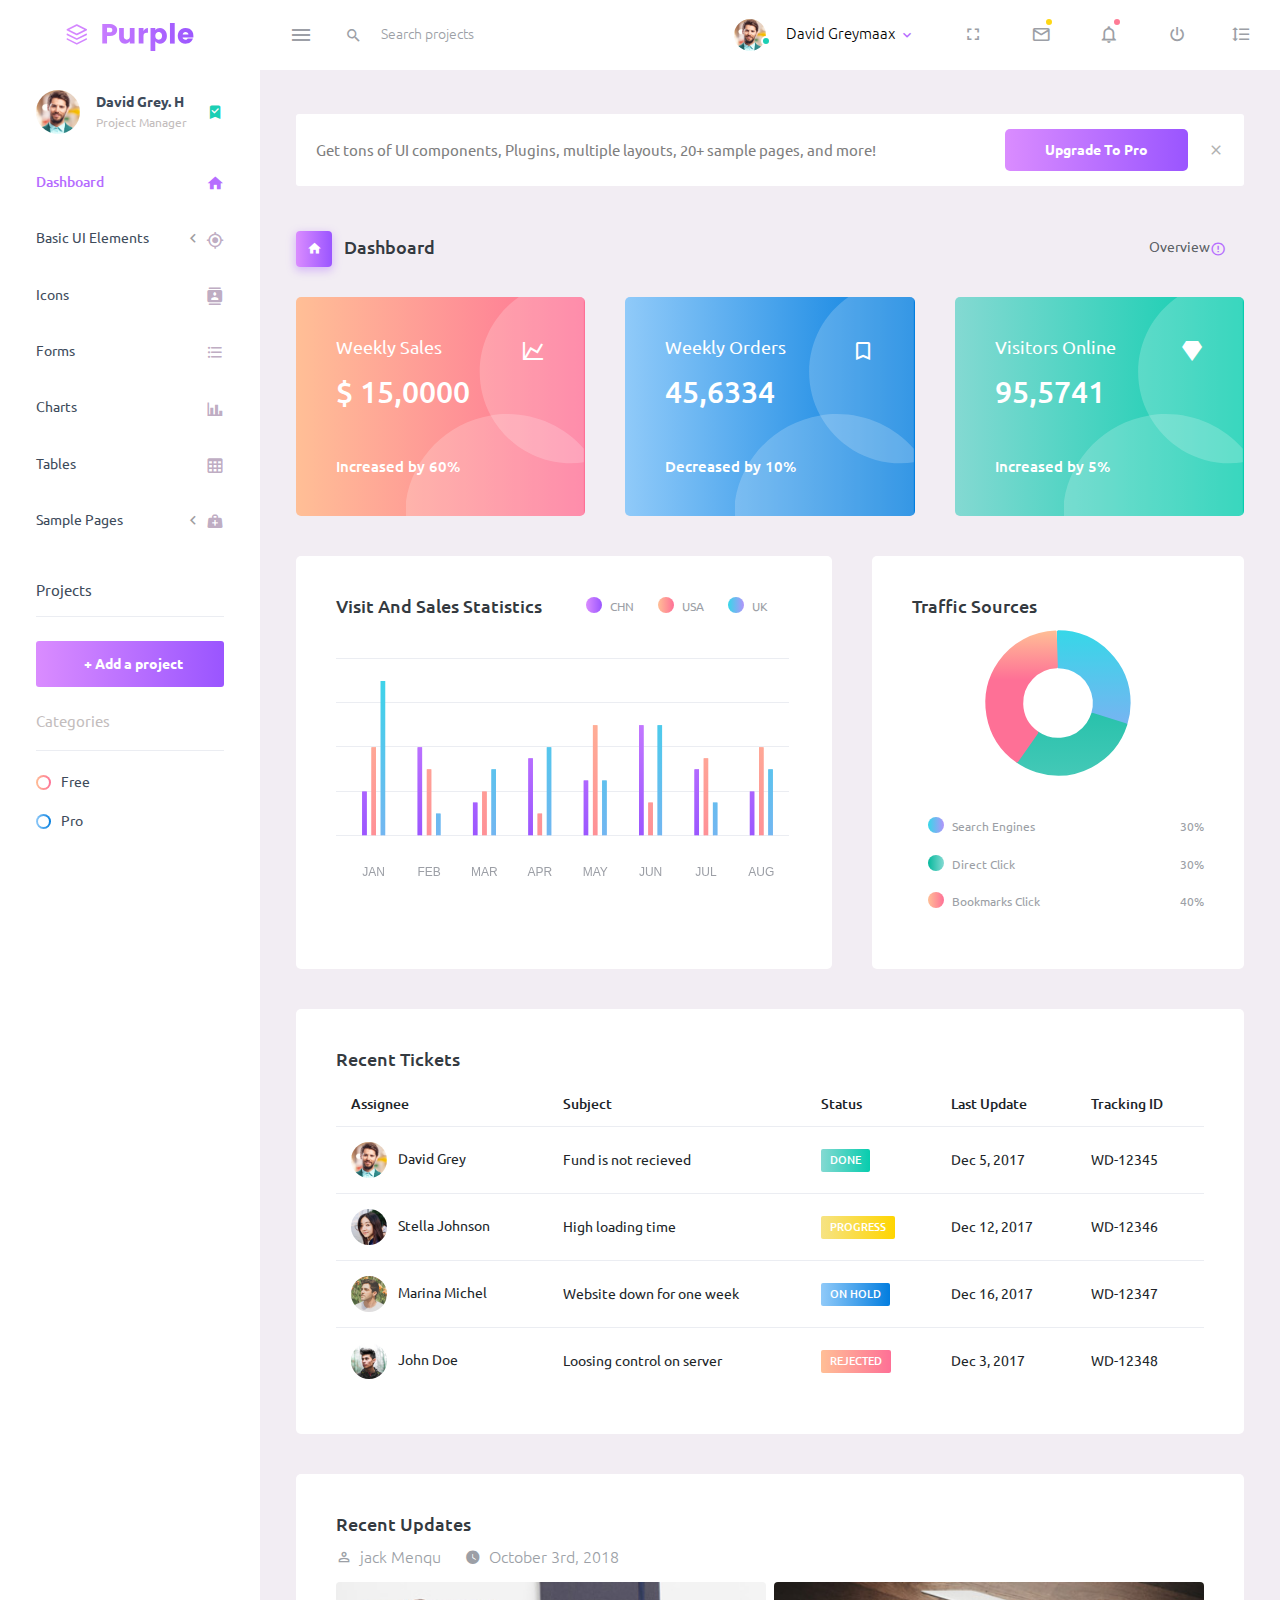
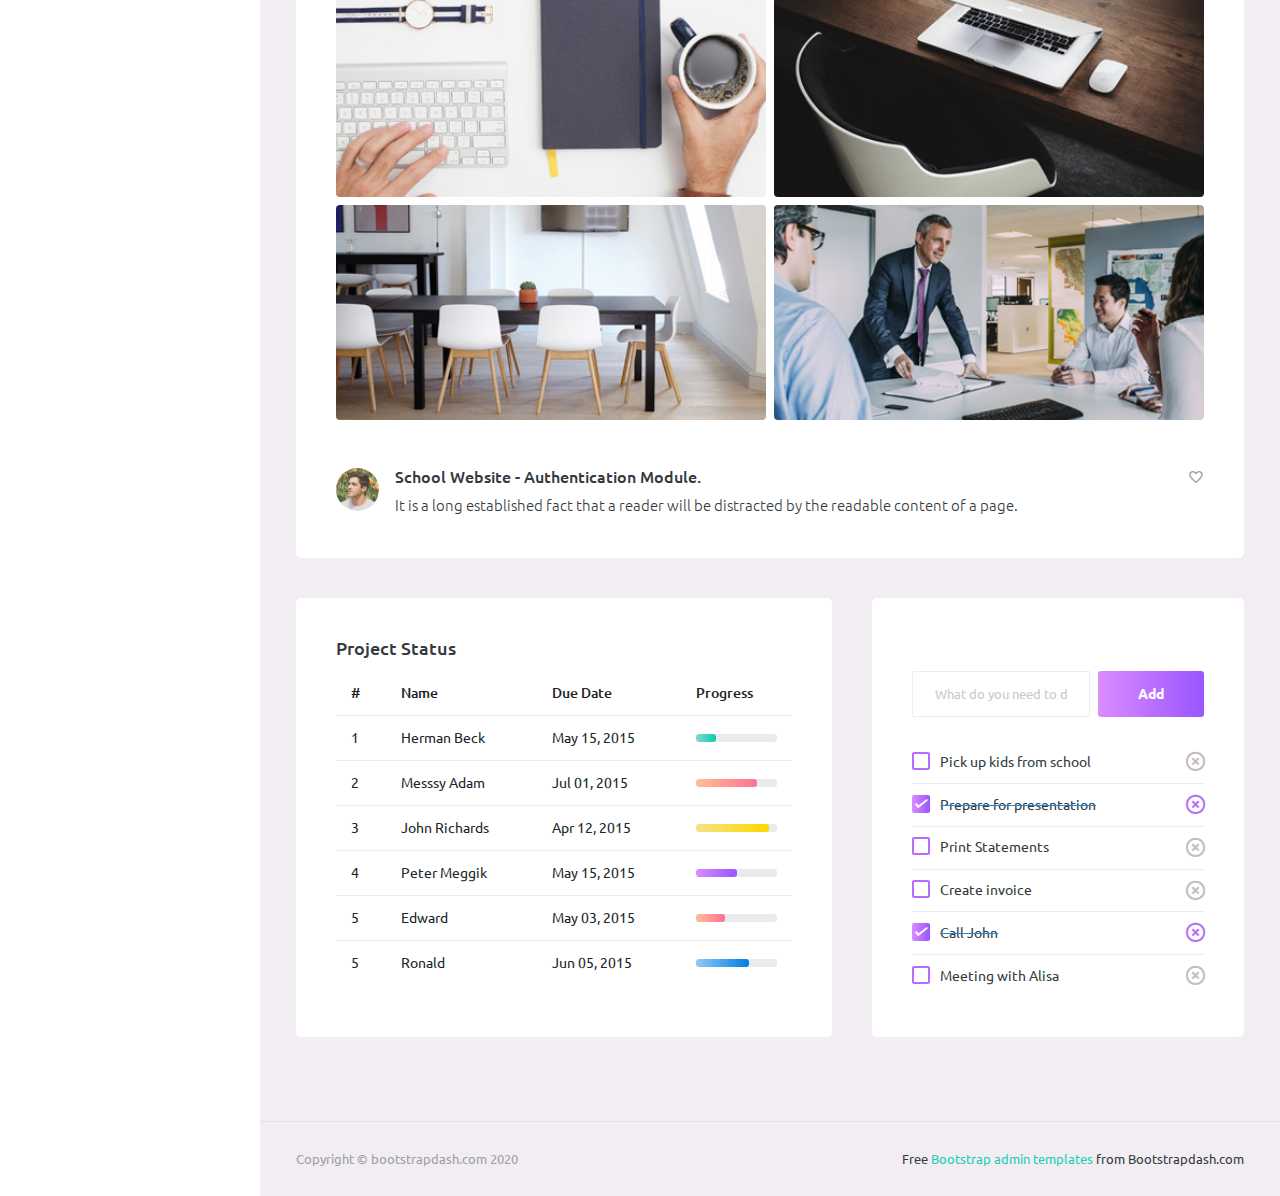
<file: CoreDemo/wwwroot/writer/index.html>
<!DOCTYPE html>
<html lang="en">
<head>
    <!-- Required meta tags -->
    <meta charset="utf-8">
    <meta name="viewport" content="width=device-width, initial-scale=1, shrink-to-fit=no">
    <title>Purple Admin</title>
    <!-- plugins:css -->
    <link rel="stylesheet" href="assets/vendors/mdi/css/materialdesignicons.min.css">
    <link rel="stylesheet" href="assets/vendors/css/vendor.bundle.base.css">
    <!-- endinject -->
    <!-- Plugin css for this page -->
    <!-- End plugin css for this page -->
    <!-- inject:css -->
    <!-- endinject -->
    <!-- Layout styles -->
    <link rel="stylesheet" href="assets/css/style.css">
    <!-- End layout styles -->
    <link rel="shortcut icon" href="assets/images/favicon.ico" />
</head>
<body>
    <div class="container-scroller">
        <!-- partial:partials/_navbar.html -->
        <nav class="navbar default-layout-navbar col-lg-12 col-12 p-0 fixed-top d-flex flex-row">
            <div class="text-center navbar-brand-wrapper d-flex align-items-center justify-content-center">
                <a class="navbar-brand brand-logo" href="index.html"><img src="assets/images/logo.svg" alt="logo" /></a>
                <a class="navbar-brand brand-logo-mini" href="index.html"><img src="assets/images/logo-mini.svg" alt="logo" /></a>
            </div>
            <div class="navbar-menu-wrapper d-flex align-items-stretch">
                <button class="navbar-toggler navbar-toggler align-self-center" type="button" data-toggle="minimize">
                    <span class="mdi mdi-menu"></span>
                </button>
                <div class="search-field d-none d-md-block">
                    <form class="d-flex align-items-center h-100" action="#">
                        <div class="input-group">
                            <div class="input-group-prepend bg-transparent">
                                <i class="input-group-text border-0 mdi mdi-magnify"></i>
                            </div>
                            <input type="text" class="form-control bg-transparent border-0" placeholder="Search projects">
                        </div>
                    </form>
                </div>
                <ul class="navbar-nav navbar-nav-right">
                    <li class="nav-item nav-profile dropdown">
                        <a class="nav-link dropdown-toggle" id="profileDropdown" href="#" data-toggle="dropdown" aria-expanded="false">
                            <div class="nav-profile-img">
                                <img src="assets/images/faces/face1.jpg" alt="image">
                                <span class="availability-status online"></span>
                            </div>
                            <div class="nav-profile-text">
                                <p class="mb-1 text-black">David Greymaax</p>
                            </div>
                        </a>
                        <div class="dropdown-menu navbar-dropdown" aria-labelledby="profileDropdown">
                            <a class="dropdown-item" href="#">
                                <i class="mdi mdi-cached mr-2 text-success"></i> Activity Log
                            </a>
                            <div class="dropdown-divider"></div>
                            <a class="dropdown-item" href="#">
                                <i class="mdi mdi-logout mr-2 text-primary"></i> Signout
                            </a>
                        </div>
                    </li>
                    <li class="nav-item d-none d-lg-block full-screen-link">
                        <a class="nav-link">
                            <i class="mdi mdi-fullscreen" id="fullscreen-button"></i>
                        </a>
                    </li>
                    <li class="nav-item dropdown">
                        <a class="nav-link count-indicator dropdown-toggle" id="messageDropdown" href="#" data-toggle="dropdown" aria-expanded="false">
                            <i class="mdi mdi-email-outline"></i>
                            <span class="count-symbol bg-warning"></span>
                        </a>
                        <div class="dropdown-menu dropdown-menu-right navbar-dropdown preview-list" aria-labelledby="messageDropdown">
                            <h6 class="p-3 mb-0">Messages</h6>
                            <div class="dropdown-divider"></div>
                            <a class="dropdown-item preview-item">
                                <div class="preview-thumbnail">
                                    <img src="assets/images/faces/face4.jpg" alt="image" class="profile-pic">
                                </div>
                                <div class="preview-item-content d-flex align-items-start flex-column justify-content-center">
                                    <h6 class="preview-subject ellipsis mb-1 font-weight-normal">Mark send you a message</h6>
                                    <p class="text-gray mb-0"> 1 Minutes ago </p>
                                </div>
                            </a>
                            <div class="dropdown-divider"></div>
                            <a class="dropdown-item preview-item">
                                <div class="preview-thumbnail">
                                    <img src="assets/images/faces/face2.jpg" alt="image" class="profile-pic">
                                </div>
                                <div class="preview-item-content d-flex align-items-start flex-column justify-content-center">
                                    <h6 class="preview-subject ellipsis mb-1 font-weight-normal">Cregh send you a message</h6>
                                    <p class="text-gray mb-0"> 15 Minutes ago </p>
                                </div>
                            </a>
                            <div class="dropdown-divider"></div>
                            <a class="dropdown-item preview-item">
                                <div class="preview-thumbnail">
                                    <img src="assets/images/faces/face3.jpg" alt="image" class="profile-pic">
                                </div>
                                <div class="preview-item-content d-flex align-items-start flex-column justify-content-center">
                                    <h6 class="preview-subject ellipsis mb-1 font-weight-normal">Profile picture updated</h6>
                                    <p class="text-gray mb-0"> 18 Minutes ago </p>
                                </div>
                            </a>
                            <div class="dropdown-divider"></div>
                            <h6 class="p-3 mb-0 text-center">4 new messages</h6>
                        </div>
                    </li>
                    <li class="nav-item dropdown">
                        <a class="nav-link count-indicator dropdown-toggle" id="notificationDropdown" href="#" data-toggle="dropdown">
                            <i class="mdi mdi-bell-outline"></i>
                            <span class="count-symbol bg-danger"></span>
                        </a>
                        <div class="dropdown-menu dropdown-menu-right navbar-dropdown preview-list" aria-labelledby="notificationDropdown">
                            <h6 class="p-3 mb-0">Notifications</h6>
                            <div class="dropdown-divider"></div>
                            <a class="dropdown-item preview-item">
                                <div class="preview-thumbnail">
                                    <div class="preview-icon bg-success">
                                        <i class="mdi mdi-calendar"></i>
                                    </div>
                                </div>
                                <div class="preview-item-content d-flex align-items-start flex-column justify-content-center">
                                    <h6 class="preview-subject font-weight-normal mb-1">Event today</h6>
                                    <p class="text-gray ellipsis mb-0"> Just a reminder that you have an event today </p>
                                </div>
                            </a>
                            <div class="dropdown-divider"></div>
                            <a class="dropdown-item preview-item">
                                <div class="preview-thumbnail">
                                    <div class="preview-icon bg-warning">
                                        <i class="mdi mdi-settings"></i>
                                    </div>
                                </div>
                                <div class="preview-item-content d-flex align-items-start flex-column justify-content-center">
                                    <h6 class="preview-subject font-weight-normal mb-1">Settings</h6>
                                    <p class="text-gray ellipsis mb-0"> Update dashboard </p>
                                </div>
                            </a>
                            <div class="dropdown-divider"></div>
                            <a class="dropdown-item preview-item">
                                <div class="preview-thumbnail">
                                    <div class="preview-icon bg-info">
                                        <i class="mdi mdi-link-variant"></i>
                                    </div>
                                </div>
                                <div class="preview-item-content d-flex align-items-start flex-column justify-content-center">
                                    <h6 class="preview-subject font-weight-normal mb-1">Launch Admin</h6>
                                    <p class="text-gray ellipsis mb-0"> New admin wow! </p>
                                </div>
                            </a>
                            <div class="dropdown-divider"></div>
                            <h6 class="p-3 mb-0 text-center">See all notifications</h6>
                        </div>
                    </li>
                    <li class="nav-item nav-logout d-none d-lg-block">
                        <a class="nav-link" href="#">
                            <i class="mdi mdi-power"></i>
                        </a>
                    </li>
                    <li class="nav-item nav-settings d-none d-lg-block">
                        <a class="nav-link" href="#">
                            <i class="mdi mdi-format-line-spacing"></i>
                        </a>
                    </li>
                </ul>
                <button class="navbar-toggler navbar-toggler-right d-lg-none align-self-center" type="button" data-toggle="offcanvas">
                    <span class="mdi mdi-menu"></span>
                </button>
            </div>
        </nav>
        <!-- partial -->
        <div class="container-fluid page-body-wrapper">
            <!-- partial:partials/_sidebar.html -->
            <nav class="sidebar sidebar-offcanvas" id="sidebar">
                <ul class="nav">
                    <li class="nav-item nav-profile">
                        <a href="#" class="nav-link">
                            <div class="nav-profile-image">
                                <img src="assets/images/faces/face1.jpg" alt="profile">
                                <span class="login-status online"></span>
                                <!--change to offline or busy as needed-->
                            </div>
                            <div class="nav-profile-text d-flex flex-column">
                                <span class="font-weight-bold mb-2">David Grey. H</span>
                                <span class="text-secondary text-small">Project Manager</span>
                            </div>
                            <i class="mdi mdi-bookmark-check text-success nav-profile-badge"></i>
                        </a>
                    </li>
                    <li class="nav-item">
                        <a class="nav-link" href="index.html">
                            <span class="menu-title">Dashboard</span>
                            <i class="mdi mdi-home menu-icon"></i>
                        </a>
                    </li>
                    <li class="nav-item">
                        <a class="nav-link" data-toggle="collapse" href="#ui-basic" aria-expanded="false" aria-controls="ui-basic">
                            <span class="menu-title">Basic UI Elements</span>
                            <i class="menu-arrow"></i>
                            <i class="mdi mdi-crosshairs-gps menu-icon"></i>
                        </a>
                        <div class="collapse" id="ui-basic">
                            <ul class="nav flex-column sub-menu">
                                <li class="nav-item"> <a class="nav-link" href="pages/ui-features/buttons.html">Buttons</a></li>
                                <li class="nav-item"> <a class="nav-link" href="pages/ui-features/typography.html">Typography</a></li>
                            </ul>
                        </div>
                    </li>
                    <li class="nav-item">
                        <a class="nav-link" href="pages/icons/mdi.html">
                            <span class="menu-title">Icons</span>
                            <i class="mdi mdi-contacts menu-icon"></i>
                        </a>
                    </li>
                    <li class="nav-item">
                        <a class="nav-link" href="pages/forms/basic_elements.html">
                            <span class="menu-title">Forms</span>
                            <i class="mdi mdi-format-list-bulleted menu-icon"></i>
                        </a>
                    </li>
                    <li class="nav-item">
                        <a class="nav-link" href="pages/charts/chartjs.html">
                            <span class="menu-title">Charts</span>
                            <i class="mdi mdi-chart-bar menu-icon"></i>
                        </a>
                    </li>
                    <li class="nav-item">
                        <a class="nav-link" href="pages/tables/basic-table.html">
                            <span class="menu-title">Tables</span>
                            <i class="mdi mdi-table-large menu-icon"></i>
                        </a>
                    </li>
                    <li class="nav-item">
                        <a class="nav-link" data-toggle="collapse" href="#general-pages" aria-expanded="false" aria-controls="general-pages">
                            <span class="menu-title">Sample Pages</span>
                            <i class="menu-arrow"></i>
                            <i class="mdi mdi-medical-bag menu-icon"></i>
                        </a>
                        <div class="collapse" id="general-pages">
                            <ul class="nav flex-column sub-menu">
                                <li class="nav-item"> <a class="nav-link" href="pages/samples/blank-page.html"> Blank Page </a></li>
                                <li class="nav-item"> <a class="nav-link" href="pages/samples/login.html"> Login </a></li>
                                <li class="nav-item"> <a class="nav-link" href="pages/samples/register.html"> Register </a></li>
                                <li class="nav-item"> <a class="nav-link" href="pages/samples/error-404.html"> 404 </a></li>
                                <li class="nav-item"> <a class="nav-link" href="pages/samples/error-500.html"> 500 </a></li>
                            </ul>
                        </div>
                    </li>
                    <li class="nav-item sidebar-actions">
                        <span class="nav-link">
                            <div class="border-bottom">
                                <h6 class="font-weight-normal mb-3">Projects</h6>
                            </div>
                            <button class="btn btn-block btn-lg btn-gradient-primary mt-4">+ Add a project</button>
                            <div class="mt-4">
                                <div class="border-bottom">
                                    <p class="text-secondary">Categories</p>
                                </div>
                                <ul class="gradient-bullet-list mt-4">
                                    <li>Free</li>
                                    <li>Pro</li>
                                </ul>
                            </div>
                        </span>
                    </li>
                </ul>
            </nav>
            <!-- partial -->
            <div class="main-panel">
                <div class="content-wrapper">
                    <div class="row" id="proBanner">
                        <div class="col-12">
                            <span class="d-flex align-items-center purchase-popup">
                                <p>Get tons of UI components, Plugins, multiple layouts, 20+ sample pages, and more!</p>
                                <a href="https://www.bootstrapdash.com/product/purple-bootstrap-admin-template?utm_source=organic&utm_medium=banner&utm_campaign=free-preview" target="_blank" class="btn download-button purchase-button ml-auto">Upgrade To Pro</a>
                                <i class="mdi mdi-close" id="bannerClose"></i>
                            </span>
                        </div>
                    </div>
                    <div class="page-header">
                        <h3 class="page-title">
                            <span class="page-title-icon bg-gradient-primary text-white mr-2">
                                <i class="mdi mdi-home"></i>
                            </span> Dashboard
                        </h3>
                        <nav aria-label="breadcrumb">
                            <ul class="breadcrumb">
                                <li class="breadcrumb-item active" aria-current="page">
                                    <span></span>Overview <i class="mdi mdi-alert-circle-outline icon-sm text-primary align-middle"></i>
                                </li>
                            </ul>
                        </nav>
                    </div>
                    <div class="row">
                        <div class="col-md-4 stretch-card grid-margin">
                            <div class="card bg-gradient-danger card-img-holder text-white">
                                <div class="card-body">
                                    <img src="assets/images/dashboard/circle.svg" class="card-img-absolute" alt="circle-image" />
                                    <h4 class="font-weight-normal mb-3">
                                        Weekly Sales <i class="mdi mdi-chart-line mdi-24px float-right"></i>
                                    </h4>
                                    <h2 class="mb-5">$ 15,0000</h2>
                                    <h6 class="card-text">Increased by 60%</h6>
                                </div>
                            </div>
                        </div>
                        <div class="col-md-4 stretch-card grid-margin">
                            <div class="card bg-gradient-info card-img-holder text-white">
                                <div class="card-body">
                                    <img src="assets/images/dashboard/circle.svg" class="card-img-absolute" alt="circle-image" />
                                    <h4 class="font-weight-normal mb-3">
                                        Weekly Orders <i class="mdi mdi-bookmark-outline mdi-24px float-right"></i>
                                    </h4>
                                    <h2 class="mb-5">45,6334</h2>
                                    <h6 class="card-text">Decreased by 10%</h6>
                                </div>
                            </div>
                        </div>
                        <div class="col-md-4 stretch-card grid-margin">
                            <div class="card bg-gradient-success card-img-holder text-white">
                                <div class="card-body">
                                    <img src="assets/images/dashboard/circle.svg" class="card-img-absolute" alt="circle-image" />
                                    <h4 class="font-weight-normal mb-3">
                                        Visitors Online <i class="mdi mdi-diamond mdi-24px float-right"></i>
                                    </h4>
                                    <h2 class="mb-5">95,5741</h2>
                                    <h6 class="card-text">Increased by 5%</h6>
                                </div>
                            </div>
                        </div>
                    </div>
                    <div class="row">
                        <div class="col-md-7 grid-margin stretch-card">
                            <div class="card">
                                <div class="card-body">
                                    <div class="clearfix">
                                        <h4 class="card-title float-left">Visit And Sales Statistics</h4>
                                        <div id="visit-sale-chart-legend" class="rounded-legend legend-horizontal legend-top-right float-right"></div>
                                    </div>
                                    <canvas id="visit-sale-chart" class="mt-4"></canvas>
                                </div>
                            </div>
                        </div>
                        <div class="col-md-5 grid-margin stretch-card">
                            <div class="card">
                                <div class="card-body">
                                    <h4 class="card-title">Traffic Sources</h4>
                                    <canvas id="traffic-chart"></canvas>
                                    <div id="traffic-chart-legend" class="rounded-legend legend-vertical legend-bottom-left pt-4"></div>
                                </div>
                            </div>
                        </div>
                    </div>
                    <div class="row">
                        <div class="col-12 grid-margin">
                            <div class="card">
                                <div class="card-body">
                                    <h4 class="card-title">Recent Tickets</h4>
                                    <div class="table-responsive">
                                        <table class="table">
                                            <thead>
                                                <tr>
                                                    <th> Assignee </th>
                                                    <th> Subject </th>
                                                    <th> Status </th>
                                                    <th> Last Update </th>
                                                    <th> Tracking ID </th>
                                                </tr>
                                            </thead>
                                            <tbody>
                                                <tr>
                                                    <td>
                                                        <img src="assets/images/faces/face1.jpg" class="mr-2" alt="image"> David Grey
                                                    </td>
                                                    <td> Fund is not recieved </td>
                                                    <td>
                                                        <label class="badge badge-gradient-success">DONE</label>
                                                    </td>
                                                    <td> Dec 5, 2017 </td>
                                                    <td> WD-12345 </td>
                                                </tr>
                                                <tr>
                                                    <td>
                                                        <img src="assets/images/faces/face2.jpg" class="mr-2" alt="image"> Stella Johnson
                                                    </td>
                                                    <td> High loading time </td>
                                                    <td>
                                                        <label class="badge badge-gradient-warning">PROGRESS</label>
                                                    </td>
                                                    <td> Dec 12, 2017 </td>
                                                    <td> WD-12346 </td>
                                                </tr>
                                                <tr>
                                                    <td>
                                                        <img src="assets/images/faces/face3.jpg" class="mr-2" alt="image"> Marina Michel
                                                    </td>
                                                    <td> Website down for one week </td>
                                                    <td>
                                                        <label class="badge badge-gradient-info">ON HOLD</label>
                                                    </td>
                                                    <td> Dec 16, 2017 </td>
                                                    <td> WD-12347 </td>
                                                </tr>
                                                <tr>
                                                    <td>
                                                        <img src="assets/images/faces/face4.jpg" class="mr-2" alt="image"> John Doe
                                                    </td>
                                                    <td> Loosing control on server </td>
                                                    <td>
                                                        <label class="badge badge-gradient-danger">REJECTED</label>
                                                    </td>
                                                    <td> Dec 3, 2017 </td>
                                                    <td> WD-12348 </td>
                                                </tr>
                                            </tbody>
                                        </table>
                                    </div>
                                </div>
                            </div>
                        </div>
                    </div>
                    <div class="row">
                        <div class="col-12 grid-margin stretch-card">
                            <div class="card">
                                <div class="card-body">
                                    <h4 class="card-title">Recent Updates</h4>
                                    <div class="d-flex">
                                        <div class="d-flex align-items-center mr-4 text-muted font-weight-light">
                                            <i class="mdi mdi-account-outline icon-sm mr-2"></i>
                                            <span>jack Menqu</span>
                                        </div>
                                        <div class="d-flex align-items-center text-muted font-weight-light">
                                            <i class="mdi mdi-clock icon-sm mr-2"></i>
                                            <span>October 3rd, 2018</span>
                                        </div>
                                    </div>
                                    <div class="row mt-3">
                                        <div class="col-6 pr-1">
                                            <img src="assets/images/dashboard/img_1.jpg" class="mb-2 mw-100 w-100 rounded" alt="image">
                                            <img src="assets/images/dashboard/img_4.jpg" class="mw-100 w-100 rounded" alt="image">
                                        </div>
                                        <div class="col-6 pl-1">
                                            <img src="assets/images/dashboard/img_2.jpg" class="mb-2 mw-100 w-100 rounded" alt="image">
                                            <img src="assets/images/dashboard/img_3.jpg" class="mw-100 w-100 rounded" alt="image">
                                        </div>
                                    </div>
                                    <div class="d-flex mt-5 align-items-top">
                                        <img src="assets/images/faces/face3.jpg" class="img-sm rounded-circle mr-3" alt="image">
                                        <div class="mb-0 flex-grow">
                                            <h5 class="mr-2 mb-2">School Website - Authentication Module.</h5>
                                            <p class="mb-0 font-weight-light">It is a long established fact that a reader will be distracted by the readable content of a page.</p>
                                        </div>
                                        <div class="ml-auto">
                                            <i class="mdi mdi-heart-outline text-muted"></i>
                                        </div>
                                    </div>
                                </div>
                            </div>
                        </div>
                    </div>
                    <div class="row">
                        <div class="col-md-7 grid-margin stretch-card">
                            <div class="card">
                                <div class="card-body">
                                    <h4 class="card-title">Project Status</h4>
                                    <div class="table-responsive">
                                        <table class="table">
                                            <thead>
                                                <tr>
                                                    <th> # </th>
                                                    <th> Name </th>
                                                    <th> Due Date </th>
                                                    <th> Progress </th>
                                                </tr>
                                            </thead>
                                            <tbody>
                                                <tr>
                                                    <td> 1 </td>
                                                    <td> Herman Beck </td>
                                                    <td> May 15, 2015 </td>
                                                    <td>
                                                        <div class="progress">
                                                            <div class="progress-bar bg-gradient-success" role="progressbar" style="width: 25%" aria-valuenow="25" aria-valuemin="0" aria-valuemax="100"></div>
                                                        </div>
                                                    </td>
                                                </tr>
                                                <tr>
                                                    <td> 2 </td>
                                                    <td> Messsy Adam </td>
                                                    <td> Jul 01, 2015 </td>
                                                    <td>
                                                        <div class="progress">
                                                            <div class="progress-bar bg-gradient-danger" role="progressbar" style="width: 75%" aria-valuenow="75" aria-valuemin="0" aria-valuemax="100"></div>
                                                        </div>
                                                    </td>
                                                </tr>
                                                <tr>
                                                    <td> 3 </td>
                                                    <td> John Richards </td>
                                                    <td> Apr 12, 2015 </td>
                                                    <td>
                                                        <div class="progress">
                                                            <div class="progress-bar bg-gradient-warning" role="progressbar" style="width: 90%" aria-valuenow="90" aria-valuemin="0" aria-valuemax="100"></div>
                                                        </div>
                                                    </td>
                                                </tr>
                                                <tr>
                                                    <td> 4 </td>
                                                    <td> Peter Meggik </td>
                                                    <td> May 15, 2015 </td>
                                                    <td>
                                                        <div class="progress">
                                                            <div class="progress-bar bg-gradient-primary" role="progressbar" style="width: 50%" aria-valuenow="50" aria-valuemin="0" aria-valuemax="100"></div>
                                                        </div>
                                                    </td>
                                                </tr>
                                                <tr>
                                                    <td> 5 </td>
                                                    <td> Edward </td>
                                                    <td> May 03, 2015 </td>
                                                    <td>
                                                        <div class="progress">
                                                            <div class="progress-bar bg-gradient-danger" role="progressbar" style="width: 35%" aria-valuenow="35" aria-valuemin="0" aria-valuemax="100"></div>
                                                        </div>
                                                    </td>
                                                </tr>
                                                <tr>
                                                    <td> 5 </td>
                                                    <td> Ronald </td>
                                                    <td> Jun 05, 2015 </td>
                                                    <td>
                                                        <div class="progress">
                                                            <div class="progress-bar bg-gradient-info" role="progressbar" style="width: 65%" aria-valuenow="65" aria-valuemin="0" aria-valuemax="100"></div>
                                                        </div>
                                                    </td>
                                                </tr>
                                            </tbody>
                                        </table>
                                    </div>
                                </div>
                            </div>
                        </div>
                        <div class="col-md-5 grid-margin stretch-card">
                            <div class="card">
                                <div class="card-body">
                                    <h4 class="card-title text-white">Todo</h4>
                                    <div class="add-items d-flex">
                                        <input type="text" class="form-control todo-list-input" placeholder="What do you need to do today?">
                                        <button class="add btn btn-gradient-primary font-weight-bold todo-list-add-btn" id="add-task">Add</button>
                                    </div>
                                    <div class="list-wrapper">
                                        <ul class="d-flex flex-column-reverse todo-list todo-list-custom">
                                            <li>
                                                <div class="form-check">
                                                    <label class="form-check-label">
                                                        <input class="checkbox" type="checkbox"> Meeting with Alisa
                                                    </label>
                                                </div>
                                                <i class="remove mdi mdi-close-circle-outline"></i>
                                            </li>
                                            <li class="completed">
                                                <div class="form-check">
                                                    <label class="form-check-label">
                                                        <input class="checkbox" type="checkbox" checked> Call John
                                                    </label>
                                                </div>
                                                <i class="remove mdi mdi-close-circle-outline"></i>
                                            </li>
                                            <li>
                                                <div class="form-check">
                                                    <label class="form-check-label">
                                                        <input class="checkbox" type="checkbox"> Create invoice
                                                    </label>
                                                </div>
                                                <i class="remove mdi mdi-close-circle-outline"></i>
                                            </li>
                                            <li>
                                                <div class="form-check">
                                                    <label class="form-check-label">
                                                        <input class="checkbox" type="checkbox"> Print Statements
                                                    </label>
                                                </div>
                                                <i class="remove mdi mdi-close-circle-outline"></i>
                                            </li>
                                            <li class="completed">
                                                <div class="form-check">
                                                    <label class="form-check-label">
                                                        <input class="checkbox" type="checkbox" checked> Prepare for presentation
                                                    </label>
                                                </div>
                                                <i class="remove mdi mdi-close-circle-outline"></i>
                                            </li>
                                            <li>
                                                <div class="form-check">
                                                    <label class="form-check-label">
                                                        <input class="checkbox" type="checkbox"> Pick up kids from school
                                                    </label>
                                                </div>
                                                <i class="remove mdi mdi-close-circle-outline"></i>
                                            </li>
                                        </ul>
                                    </div>
                                </div>
                            </div>
                        </div>
                    </div>
                </div>
                <!-- content-wrapper ends -->
                <!-- partial:partials/_footer.html -->
                <footer class="footer">
                    <div class="container-fluid clearfix">
                        <span class="text-muted d-block text-center text-sm-left d-sm-inline-block">Copyright © bootstrapdash.com 2020</span>
                        <span class="float-none float-sm-right d-block mt-1 mt-sm-0 text-center"> Free <a href="https://www.bootstrapdash.com/bootstrap-admin-template/" target="_blank">Bootstrap admin templates </a> from Bootstrapdash.com</span>
                    </div>
                </footer>
                <!-- partial -->
            </div>
            <!-- main-panel ends -->
        </div>
        <!-- page-body-wrapper ends -->
    </div>
    <!-- container-scroller -->
    <!-- plugins:js -->
    <script src="assets/vendors/js/vendor.bundle.base.js"></script>
    <!-- endinject -->
    <!-- Plugin js for this page -->
    <script src="assets/vendors/chart.js/Chart.min.js"></script>
    <!-- End plugin js for this page -->
    <!-- inject:js -->
    <script src="assets/js/off-canvas.js"></script>
    <script src="assets/js/hoverable-collapse.js"></script>
    <script src="assets/js/misc.js"></script>
    <!-- endinject -->
    <!-- Custom js for this page -->
    <script src="assets/js/dashboard.js"></script>
    <script src="assets/js/todolist.js"></script>
    <!-- End custom js for this page -->
</body>
</html>
</file>
<file: CoreDemo/wwwroot/inspinia-gh-pages/css/style.css>
@import url("https://fonts.googleapis.com/css?family=Open+Sans:300,400,600,700");
@import url("https://fonts.googleapis.com/css?family=Roboto:400,300,500,700");
/*
 *
 *   INSPINIA - Responsive Admin Theme
 *   version 2.8
 *
*/
@font-face {
  font-family: 'Glyphicons Halflings';
  src: url('../fonts/glyphicons-halflings-regular.eot');
  src: url('../fonts/glyphicons-halflings-regular.eot?#iefix') format('embedded-opentype'), url('../fonts/glyphicons-halflings-regular.woff2') format('woff2'), url('../fonts/glyphicons-halflings-regular.woff') format('woff'), url('../fonts/glyphicons-halflings-regular.ttf') format('truetype'), url('../fonts/glyphicons-halflings-regular.svg') format('svg');
}
.glyphicon {
  position: relative;
  top: 1px;
  display: inline-block;
  font-family: 'Glyphicons Halflings';
  font-style: normal;
  font-weight: normal;
  line-height: 1;
  -webkit-font-smoothing: antialiased;
  -moz-osx-font-smoothing: grayscale;
}
.glyphicon-asterisk:before {
  content: "\002a";
}
.glyphicon-plus:before {
  content: "\002b";
}
.glyphicon-euro:before,
.glyphicon-eur:before {
  content: "\20ac";
}
.glyphicon-minus:before {
  content: "\2212";
}
.glyphicon-cloud:before {
  content: "\2601";
}
.glyphicon-envelope:before {
  content: "\2709";
}
.glyphicon-pencil:before {
  content: "\270f";
}
.glyphicon-glass:before {
  content: "\e001";
}
.glyphicon-music:before {
  content: "\e002";
}
.glyphicon-search:before {
  content: "\e003";
}
.glyphicon-heart:before {
  content: "\e005";
}
.glyphicon-star:before {
  content: "\e006";
}
.glyphicon-star-empty:before {
  content: "\e007";
}
.glyphicon-user:before {
  content: "\e008";
}
.glyphicon-film:before {
  content: "\e009";
}
.glyphicon-th-large:before {
  content: "\e010";
}
.glyphicon-th:before {
  content: "\e011";
}
.glyphicon-th-list:before {
  content: "\e012";
}
.glyphicon-ok:before {
  content: "\e013";
}
.glyphicon-remove:before {
  content: "\e014";
}
.glyphicon-zoom-in:before {
  content: "\e015";
}
.glyphicon-zoom-out:before {
  content: "\e016";
}
.glyphicon-off:before {
  content: "\e017";
}
.glyphicon-signal:before {
  content: "\e018";
}
.glyphicon-cog:before {
  content: "\e019";
}
.glyphicon-trash:before {
  content: "\e020";
}
.glyphicon-home:before {
  content: "\e021";
}
.glyphicon-file:before {
  content: "\e022";
}
.glyphicon-time:before {
  content: "\e023";
}
.glyphicon-road:before {
  content: "\e024";
}
.glyphicon-download-alt:before {
  content: "\e025";
}
.glyphicon-download:before {
  content: "\e026";
}
.glyphicon-upload:before {
  content: "\e027";
}
.glyphicon-inbox:before {
  content: "\e028";
}
.glyphicon-play-circle:before {
  content: "\e029";
}
.glyphicon-repeat:before {
  content: "\e030";
}
.glyphicon-refresh:before {
  content: "\e031";
}
.glyphicon-list-alt:before {
  content: "\e032";
}
.glyphicon-lock:before {
  content: "\e033";
}
.glyphicon-flag:before {
  content: "\e034";
}
.glyphicon-headphones:before {
  content: "\e035";
}
.glyphicon-volume-off:before {
  content: "\e036";
}
.glyphicon-volume-down:before {
  content: "\e037";
}
.glyphicon-volume-up:before {
  content: "\e038";
}
.glyphicon-qrcode:before {
  content: "\e039";
}
.glyphicon-barcode:before {
  content: "\e040";
}
.glyphicon-tag:before {
  content: "\e041";
}
.glyphicon-tags:before {
  content: "\e042";
}
.glyphicon-book:before {
  content: "\e043";
}
.glyphicon-bookmark:before {
  content: "\e044";
}
.glyphicon-print:before {
  content: "\e045";
}
.glyphicon-camera:before {
  content: "\e046";
}
.glyphicon-font:before {
  content: "\e047";
}
.glyphicon-bold:before {
  content: "\e048";
}
.glyphicon-italic:before {
  content: "\e049";
}
.glyphicon-text-height:before {
  content: "\e050";
}
.glyphicon-text-width:before {
  content: "\e051";
}
.glyphicon-align-left:before {
  content: "\e052";
}
.glyphicon-align-center:before {
  content: "\e053";
}
.glyphicon-align-right:before {
  content: "\e054";
}
.glyphicon-align-justify:before {
  content: "\e055";
}
.glyphicon-list:before {
  content: "\e056";
}
.glyphicon-indent-left:before {
  content: "\e057";
}
.glyphicon-indent-right:before {
  content: "\e058";
}
.glyphicon-facetime-video:before {
  content: "\e059";
}
.glyphicon-picture:before {
  content: "\e060";
}
.glyphicon-map-marker:before {
  content: "\e062";
}
.glyphicon-adjust:before {
  content: "\e063";
}
.glyphicon-tint:before {
  content: "\e064";
}
.glyphicon-edit:before {
  content: "\e065";
}
.glyphicon-share:before {
  content: "\e066";
}
.glyphicon-check:before {
  content: "\e067";
}
.glyphicon-move:before {
  content: "\e068";
}
.glyphicon-step-backward:before {
  content: "\e069";
}
.glyphicon-fast-backward:before {
  content: "\e070";
}
.glyphicon-backward:before {
  content: "\e071";
}
.glyphicon-play:before {
  content: "\e072";
}
.glyphicon-pause:before {
  content: "\e073";
}
.glyphicon-stop:before {
  content: "\e074";
}
.glyphicon-forward:before {
  content: "\e075";
}
.glyphicon-fast-forward:before {
  content: "\e076";
}
.glyphicon-step-forward:before {
  content: "\e077";
}
.glyphicon-eject:before {
  content: "\e078";
}
.glyphicon-chevron-left:before {
  content: "\e079";
}
.glyphicon-chevron-right:before {
  content: "\e080";
}
.glyphicon-plus-sign:before {
  content: "\e081";
}
.glyphicon-minus-sign:before {
  content: "\e082";
}
.glyphicon-remove-sign:before {
  content: "\e083";
}
.glyphicon-ok-sign:before {
  content: "\e084";
}
.glyphicon-question-sign:before {
  content: "\e085";
}
.glyphicon-info-sign:before {
  content: "\e086";
}
.glyphicon-screenshot:before {
  content: "\e087";
}
.glyphicon-remove-circle:before {
  content: "\e088";
}
.glyphicon-ok-circle:before {
  content: "\e089";
}
.glyphicon-ban-circle:before {
  content: "\e090";
}
.glyphicon-arrow-left:before {
  content: "\e091";
}
.glyphicon-arrow-right:before {
  content: "\e092";
}
.glyphicon-arrow-up:before {
  content: "\e093";
}
.glyphicon-arrow-down:before {
  content: "\e094";
}
.glyphicon-share-alt:before {
  content: "\e095";
}
.glyphicon-resize-full:before {
  content: "\e096";
}
.glyphicon-resize-small:before {
  content: "\e097";
}
.glyphicon-exclamation-sign:before {
  content: "\e101";
}
.glyphicon-gift:before {
  content: "\e102";
}
.glyphicon-leaf:before {
  content: "\e103";
}
.glyphicon-fire:before {
  content: "\e104";
}
.glyphicon-eye-open:before {
  content: "\e105";
}
.glyphicon-eye-close:before {
  content: "\e106";
}
.glyphicon-warning-sign:before {
  content: "\e107";
}
.glyphicon-plane:before {
  content: "\e108";
}
.glyphicon-calendar:before {
  content: "\e109";
}
.glyphicon-random:before {
  content: "\e110";
}
.glyphicon-comment:before {
  content: "\e111";
}
.glyphicon-magnet:before {
  content: "\e112";
}
.glyphicon-chevron-up:before {
  content: "\e113";
}
.glyphicon-chevron-down:before {
  content: "\e114";
}
.glyphicon-retweet:before {
  content: "\e115";
}
.glyphicon-shopping-cart:before {
  content: "\e116";
}
.glyphicon-folder-close:before {
  content: "\e117";
}
.glyphicon-folder-open:before {
  content: "\e118";
}
.glyphicon-resize-vertical:before {
  content: "\e119";
}
.glyphicon-resize-horizontal:before {
  content: "\e120";
}
.glyphicon-hdd:before {
  content: "\e121";
}
.glyphicon-bullhorn:before {
  content: "\e122";
}
.glyphicon-bell:before {
  content: "\e123";
}
.glyphicon-certificate:before {
  content: "\e124";
}
.glyphicon-thumbs-up:before {
  content: "\e125";
}
.glyphicon-thumbs-down:before {
  content: "\e126";
}
.glyphicon-hand-right:before {
  content: "\e127";
}
.glyphicon-hand-left:before {
  content: "\e128";
}
.glyphicon-hand-up:before {
  content: "\e129";
}
.glyphicon-hand-down:before {
  content: "\e130";
}
.glyphicon-circle-arrow-right:before {
  content: "\e131";
}
.glyphicon-circle-arrow-left:before {
  content: "\e132";
}
.glyphicon-circle-arrow-up:before {
  content: "\e133";
}
.glyphicon-circle-arrow-down:before {
  content: "\e134";
}
.glyphicon-globe:before {
  content: "\e135";
}
.glyphicon-wrench:before {
  content: "\e136";
}
.glyphicon-tasks:before {
  content: "\e137";
}
.glyphicon-filter:before {
  content: "\e138";
}
.glyphicon-briefcase:before {
  content: "\e139";
}
.glyphicon-fullscreen:before {
  content: "\e140";
}
.glyphicon-dashboard:before {
  content: "\e141";
}
.glyphicon-paperclip:before {
  content: "\e142";
}
.glyphicon-heart-empty:before {
  content: "\e143";
}
.glyphicon-link:before {
  content: "\e144";
}
.glyphicon-phone:before {
  content: "\e145";
}
.glyphicon-pushpin:before {
  content: "\e146";
}
.glyphicon-usd:before {
  content: "\e148";
}
.glyphicon-gbp:before {
  content: "\e149";
}
.glyphicon-sort:before {
  content: "\e150";
}
.glyphicon-sort-by-alphabet:before {
  content: "\e151";
}
.glyphicon-sort-by-alphabet-alt:before {
  content: "\e152";
}
.glyphicon-sort-by-order:before {
  content: "\e153";
}
.glyphicon-sort-by-order-alt:before {
  content: "\e154";
}
.glyphicon-sort-by-attributes:before {
  content: "\e155";
}
.glyphicon-sort-by-attributes-alt:before {
  content: "\e156";
}
.glyphicon-unchecked:before {
  content: "\e157";
}
.glyphicon-expand:before {
  content: "\e158";
}
.glyphicon-collapse-down:before {
  content: "\e159";
}
.glyphicon-collapse-up:before {
  content: "\e160";
}
.glyphicon-log-in:before {
  content: "\e161";
}
.glyphicon-flash:before {
  content: "\e162";
}
.glyphicon-log-out:before {
  content: "\e163";
}
.glyphicon-new-window:before {
  content: "\e164";
}
.glyphicon-record:before {
  content: "\e165";
}
.glyphicon-save:before {
  content: "\e166";
}
.glyphicon-open:before {
  content: "\e167";
}
.glyphicon-saved:before {
  content: "\e168";
}
.glyphicon-import:before {
  content: "\e169";
}
.glyphicon-export:before {
  content: "\e170";
}
.glyphicon-send:before {
  content: "\e171";
}
.glyphicon-floppy-disk:before {
  content: "\e172";
}
.glyphicon-floppy-saved:before {
  content: "\e173";
}
.glyphicon-floppy-remove:before {
  content: "\e174";
}
.glyphicon-floppy-save:before {
  content: "\e175";
}
.glyphicon-floppy-open:before {
  content: "\e176";
}
.glyphicon-credit-card:before {
  content: "\e177";
}
.glyphicon-transfer:before {
  content: "\e178";
}
.glyphicon-cutlery:before {
  content: "\e179";
}
.glyphicon-header:before {
  content: "\e180";
}
.glyphicon-compressed:before {
  content: "\e181";
}
.glyphicon-earphone:before {
  content: "\e182";
}
.glyphicon-phone-alt:before {
  content: "\e183";
}
.glyphicon-tower:before {
  content: "\e184";
}
.glyphicon-stats:before {
  content: "\e185";
}
.glyphicon-sd-video:before {
  content: "\e186";
}
.glyphicon-hd-video:before {
  content: "\e187";
}
.glyphicon-subtitles:before {
  content: "\e188";
}
.glyphicon-sound-stereo:before {
  content: "\e189";
}
.glyphicon-sound-dolby:before {
  content: "\e190";
}
.glyphicon-sound-5-1:before {
  content: "\e191";
}
.glyphicon-sound-6-1:before {
  content: "\e192";
}
.glyphicon-sound-7-1:before {
  content: "\e193";
}
.glyphicon-copyright-mark:before {
  content: "\e194";
}
.glyphicon-registration-mark:before {
  content: "\e195";
}
.glyphicon-cloud-download:before {
  content: "\e197";
}
.glyphicon-cloud-upload:before {
  content: "\e198";
}
.glyphicon-tree-conifer:before {
  content: "\e199";
}
.glyphicon-tree-deciduous:before {
  content: "\e200";
}
.glyphicon-cd:before {
  content: "\e201";
}
.glyphicon-save-file:before {
  content: "\e202";
}
.glyphicon-open-file:before {
  content: "\e203";
}
.glyphicon-level-up:before {
  content: "\e204";
}
.glyphicon-copy:before {
  content: "\e205";
}
.glyphicon-paste:before {
  content: "\e206";
}
.glyphicon-alert:before {
  content: "\e209";
}
.glyphicon-equalizer:before {
  content: "\e210";
}
.glyphicon-king:before {
  content: "\e211";
}
.glyphicon-queen:before {
  content: "\e212";
}
.glyphicon-pawn:before {
  content: "\e213";
}
.glyphicon-bishop:before {
  content: "\e214";
}
.glyphicon-knight:before {
  content: "\e215";
}
.glyphicon-baby-formula:before {
  content: "\e216";
}
.glyphicon-tent:before {
  content: "\26fa";
}
.glyphicon-blackboard:before {
  content: "\e218";
}
.glyphicon-bed:before {
  content: "\e219";
}
.glyphicon-apple:before {
  content: "\f8ff";
}
.glyphicon-erase:before {
  content: "\e221";
}
.glyphicon-hourglass:before {
  content: "\231b";
}
.glyphicon-lamp:before {
  content: "\e223";
}
.glyphicon-duplicate:before {
  content: "\e224";
}
.glyphicon-piggy-bank:before {
  content: "\e225";
}
.glyphicon-scissors:before {
  content: "\e226";
}
.glyphicon-bitcoin:before {
  content: "\e227";
}
.glyphicon-btc:before {
  content: "\e227";
}
.glyphicon-xbt:before {
  content: "\e227";
}
.glyphicon-yen:before {
  content: "\00a5";
}
.glyphicon-jpy:before {
  content: "\00a5";
}
.glyphicon-ruble:before {
  content: "\20bd";
}
.glyphicon-rub:before {
  content: "\20bd";
}
.glyphicon-scale:before {
  content: "\e230";
}
.glyphicon-ice-lolly:before {
  content: "\e231";
}
.glyphicon-ice-lolly-tasted:before {
  content: "\e232";
}
.glyphicon-education:before {
  content: "\e233";
}
.glyphicon-option-horizontal:before {
  content: "\e234";
}
.glyphicon-option-vertical:before {
  content: "\e235";
}
.glyphicon-menu-hamburger:before {
  content: "\e236";
}
.glyphicon-modal-window:before {
  content: "\e237";
}
.glyphicon-oil:before {
  content: "\e238";
}
.glyphicon-grain:before {
  content: "\e239";
}
.glyphicon-sunglasses:before {
  content: "\e240";
}
.glyphicon-text-size:before {
  content: "\e241";
}
.glyphicon-text-color:before {
  content: "\e242";
}
.glyphicon-text-background:before {
  content: "\e243";
}
.glyphicon-object-align-top:before {
  content: "\e244";
}
.glyphicon-object-align-bottom:before {
  content: "\e245";
}
.glyphicon-object-align-horizontal:before {
  content: "\e246";
}
.glyphicon-object-align-left:before {
  content: "\e247";
}
.glyphicon-object-align-vertical:before {
  content: "\e248";
}
.glyphicon-object-align-right:before {
  content: "\e249";
}
.glyphicon-triangle-right:before {
  content: "\e250";
}
.glyphicon-triangle-left:before {
  content: "\e251";
}
.glyphicon-triangle-bottom:before {
  content: "\e252";
}
.glyphicon-triangle-top:before {
  content: "\e253";
}
.glyphicon-console:before {
  content: "\e254";
}
.glyphicon-superscript:before {
  content: "\e255";
}
.glyphicon-subscript:before {
  content: "\e256";
}
.glyphicon-menu-left:before {
  content: "\e257";
}
.glyphicon-menu-right:before {
  content: "\e258";
}
.glyphicon-menu-down:before {
  content: "\e259";
}
.glyphicon-menu-up:before {
  content: "\e260";
}
h1,
h2,
h3,
h4,
h5,
h6 {
  font-weight: 100;
}
.h1,
.h2,
.h3,
h1,
h2,
h3 {
  margin-top: 20px;
  margin-bottom: 10px;
}
h1 {
  font-size: 30px;
}
h2 {
  font-size: 24px;
}
h3 {
  font-size: 16px;
}
h4 {
  font-size: 14px;
}
h5 {
  font-size: 12px;
}
h6 {
  font-size: 10px;
}
h3,
h4,
h5 {
  margin-top: 5px;
  font-weight: 600;
}
.nav > li > a {
  color: #a7b1c2;
  font-weight: 600;
  padding: 14px 20px 14px 25px;
  display: block;
}
.nav.metismenu > li {
  display: block;
  width: 100%;
  position: relative;
}
.nav.metismenu .dropdown-menu > li > a {
  padding: 3px 20px;
  display: block;
}
.nav.navbar-right > li > a {
  color: #999c9e;
}
.nav > li.active > a {
  color: #ffffff;
}
.navbar-default .nav > li > a:hover,
.navbar-default .nav > li > a:focus {
  background-color: #293846;
  color: white;
}
.nav .open > a,
.nav .open > a:hover,
.nav .open > a:focus {
  background: #fff;
}
.nav.navbar-top-links > li > a:hover,
.nav.navbar-top-links > li > a:focus {
  background-color: transparent;
}
.nav > li > a i {
  margin-right: 6px;
}
.navbar {
  border: 0;
}
.navbar-default {
  background-color: transparent;
  border-color: #2f4050;
}
.navbar-top-links li {
  display: inline-block;
  align-self: center;
}
.navbar-top-links li:last-child {
  margin-right: 30px;
}
.body-small .navbar-top-links li:last-child {
  margin-right: 0;
}
.navbar-top-links li a {
  padding: 20px 10px;
  min-height: 50px;
}
.dropdown-menu {
  border: medium none;
  border-radius: 3px;
  box-shadow: 0 0 3px rgba(86, 96, 117, 0.7);
  display: none;
  float: left;
  font-size: 12px;
  left: 0;
  list-style: none outside none;
  padding: 0;
  position: absolute;
  text-shadow: none;
  top: 100%;
  z-index: 1000;
}
.dropdown-menu > li > a {
  border-radius: 3px;
  color: inherit;
  line-height: 25px;
  margin: 4px;
  text-align: left;
  font-weight: normal;
  display: block;
  padding: 3px 20px;
}
.dropdown-menu > li > a:focus,
.dropdown-menu > li > a:hover {
  color: #262626;
  text-decoration: none;
  background-color: #f5f5f5;
}
.dropdown-menu > .active > a,
.dropdown-menu > .active > a:focus,
.dropdown-menu > .active > a:hover {
  color: #fff;
  text-decoration: none;
  background-color: #1ab394;
  outline: 0;
}
.dropdown-menu > li > a.font-bold {
  font-weight: 600;
}
.navbar-top-links .dropdown-menu li {
  display: block;
}
.navbar-top-links .dropdown-menu li:last-child {
  margin-right: 0;
}
.navbar-top-links .dropdown-menu li a {
  padding: 3px 20px;
  min-height: 0;
}
.navbar-top-links .dropdown-menu li a div {
  white-space: normal;
}
.navbar-top-links .dropdown-messages,
.navbar-top-links .dropdown-tasks,
.navbar-top-links .dropdown-alerts {
  width: 310px;
  min-width: 0;
}
.navbar-top-links .dropdown-messages {
  margin-left: 5px;
}
.navbar-top-links .dropdown-tasks {
  margin-left: -59px;
}
.navbar-top-links .dropdown-alerts {
  margin-left: -123px;
}
.navbar-top-links .dropdown-user {
  right: 0;
  left: auto;
}
.dropdown-messages,
.dropdown-alerts {
  padding: 10px 10px 10px 10px;
}
.dropdown-messages li a,
.dropdown-alerts li a {
  font-size: 12px;
}
.dropdown-messages li em,
.dropdown-alerts li em {
  font-size: 10px;
}
.nav.navbar-top-links .dropdown-alerts a {
  font-size: 12px;
}
.nav-header {
  padding: 33px 25px;
  background-color: #2f4050;
  background-image: url("patterns/header-profile.png");
}
.caret {
  display: inline-block;
  width: 0;
  height: 0;
  margin-left: 2px;
  vertical-align: middle;
  border-top: 4px dashed;
  border-right: 4px solid transparent;
  border-left: 4px solid transparent;
}
.profile-element .dropdown-toggle::after {
  display: none;
}
.pace-done .nav-header {
  transition: all 0.4s;
}
ul.nav-second-level {
  background: #293846;
}
.nav > li.active {
  border-left: 4px solid #19aa8d;
  background: #293846;
}
.nav.nav-second-level > li.active {
  border: none;
}
.nav.nav-second-level.collapse[style] {
  height: auto !important;
}
.nav-header a {
  color: #DFE4ED;
}
.nav-header .text-muted {
  color: #8095a8 !important;
}
.minimalize-styl-2 {
  padding: 4px 12px;
  margin: 14px 5px 5px 20px;
  font-size: 14px;
  float: left;
}
.navbar-form-custom {
  float: left;
  height: 50px;
  padding: 0;
  width: 200px;
  display: block;
}
.navbar-form-custom .form-group {
  margin-bottom: 0;
}
.nav.navbar-top-links a {
  font-size: 14px;
}
.navbar-form-custom .form-control {
  background: none repeat scroll 0 0 rgba(0, 0, 0, 0);
  border: medium none;
  font-size: 14px;
  height: 60px;
  margin: 0;
  z-index: 2000;
}
.nav.navbar-top-links .dropdown-toggle::after {
  display: none;
}
@media (min-width: 768px) {
  .navbar-right {
    margin-right: -15px;
  }
}
.navbar.navbar-static-top {
  padding: 0;
  width: 100%;
  align-items: inherit;
}
.navbar-static-top .dropdown-menu {
  right: 0;
  left: auto;
}
.count-info .label {
  line-height: 12px;
  padding: 2px 5px;
  position: absolute;
  right: 6px;
  top: 12px;
}
.arrow {
  float: right;
}
.fa.arrow:before {
  content: "\f104";
}
.active > a > .fa.arrow:before {
  content: "\f107";
}
.nav-second-level li,
.nav-third-level li {
  border-bottom: none !important;
}
.nav-second-level li a {
  padding: 7px 10px 7px 10px;
  padding-left: 52px;
}
.fixed-sidebar.mini-navbar .nav-second-level.collapsing li a,
.nav-second-level.collapsing li a {
  min-width: 220px;
}
.body-small .nav-second-level.collapsing li a,
.mini-navbar .nav-second-level.collapsing li a {
  min-width: 140px;
}
.nav-third-level li a,
.fixed-sidebar.mini-navbar .nav-second-level li .nav-third-level li a {
  padding-left: 62px;
}
.nav-second-level li:last-child {
  padding-bottom: 10px;
}
body:not(.fixed-sidebar):not(.canvas-menu).mini-navbar .nav li:hover > .nav-second-level,
.mini-navbar .nav li:focus > .nav-second-level {
  display: block;
  border-radius: 0 2px 2px 0;
  min-width: 160px;
  height: auto;
}
body.mini-navbar .navbar-default .nav > li > .nav-second-level li a {
  font-size: 12px;
  border-radius: 3px;
}
.fixed-nav .slimScrollDiv #side-menu {
  padding-bottom: 60px;
}
.mini-navbar .nav-second-level li a {
  padding: 10px 10px 10px 15px;
}
.mini-navbar .nav .nav-second-level {
  position: absolute;
  left: 70px;
  top: 0;
  background-color: #2f4050;
  padding: 10px 10px 10px 10px;
  font-size: 12px;
}
.canvas-menu.mini-navbar .nav-second-level {
  background: #293846;
}
.mini-navbar li.active .nav-second-level {
  left: 65px;
}
.navbar-default .special_link a {
  background: #1ab394;
  color: white;
}
.navbar-default .special_link a:hover {
  background: #17987e !important;
  color: white;
}
.navbar-default .special_link a span.label {
  background: #fff;
  color: #1ab394;
}
.navbar-default .landing_link a {
  background: #1cc09f;
  color: white;
}
.navbar-default .landing_link a:hover {
  background: #1ab394 !important;
  color: white;
}
.navbar-default .landing_link a span.label {
  background: #fff;
  color: #1cc09f;
}
.logo-element {
  text-align: center;
  font-size: 18px;
  font-weight: 600;
  color: white;
  display: none;
  padding: 18px 0;
}
.pace-done .navbar-static-side,
.pace-done .nav-header,
.pace-done li.active,
.pace-done #page-wrapper,
.pace-done .footer {
  -webkit-transition: all 0.4s;
  -moz-transition: all 0.4s;
  -o-transition: all 0.4s;
  transition: all 0.4s;
}
.navbar-fixed-top {
  background: #fff;
  transition-duration: 0.4s;
  border-bottom: 1px solid #e7eaec !important;
  z-index: 2030;
  position: fixed;
  right: 0;
  left: 0;
  padding: 0;
  top:0
}
.navbar-fixed-top .navbar-form-custom .form-control { height: 50px}
.navbar-fixed-top,
.navbar-static-top {
  background: #f3f3f4;
}
.fixed-nav #wrapper {
  margin-top: 0;
}
.nav-tabs > li.active > a,
.nav-tabs > li.active > a:hover,
.nav-tabs > li.active > a:focus {
  -moz-border-bottom-colors: none;
  -moz-border-left-colors: none;
  -moz-border-right-colors: none;
  -moz-border-top-colors: none;
  background: none;
  border-color: #dddddd #dddddd rgba(0, 0, 0, 0);
  border-bottom: #f3f3f4;
  border-image: none;
  border-style: solid;
  border-width: 1px;
  color: #555555;
  cursor: default;
}
.nav.nav-tabs li {
  background: none;
  border: none;
}
body.fixed-nav #wrapper .navbar-static-side,
body.fixed-nav #wrapper #page-wrapper {
  margin-top: 60px;
}
body.top-navigation.fixed-nav #wrapper #page-wrapper {
  margin-top: 0;
}
body.fixed-nav.fixed-nav-basic .navbar-fixed-top {
  left: 220px;
}
body.fixed-nav.fixed-nav-basic.mini-navbar .navbar-fixed-top {
  left: 70px;
}
body.fixed-nav.fixed-nav-basic.fixed-sidebar.mini-navbar .navbar-fixed-top {
  left: 0;
}
body.fixed-nav.fixed-nav-basic #wrapper .navbar-static-side {
  margin-top: 0;
}
body.fixed-nav.fixed-nav-basic.body-small .navbar-fixed-top {
  left: 0;
}
body.fixed-nav.fixed-nav-basic.fixed-sidebar.mini-navbar.body-small .navbar-fixed-top {
  left: 220px;
}
.fixed-nav .minimalize-styl-2 {
  margin: 10px 5px 5px 15px;
}
.body-small .navbar-fixed-top {
  margin-left: 0;
}
body.mini-navbar .navbar-static-side {
  width: 70px;
}
body.mini-navbar .profile-element,
body.mini-navbar .nav-label,
body.mini-navbar .navbar-default .nav li a span {
  display: none;
}
body.canvas-menu .profile-element {
  display: block;
}
body:not(.fixed-sidebar):not(.canvas-menu).mini-navbar .nav-second-level {
  display: none;
}
body.mini-navbar .navbar-default .nav > li > a {
  font-size: 16px;
}
body.mini-navbar .logo-element {
  display: block;
}
body.canvas-menu .logo-element {
  display: none;
}
body.mini-navbar .nav-header {
  padding: 0;
  background-color: #1ab394;
}
body.canvas-menu .nav-header {
  padding: 33px 25px;
}
body.mini-navbar #page-wrapper {
  margin: 0 0 0 70px;
}
body.fixed-sidebar.mini-navbar .footer,
body.canvas-menu.mini-navbar .footer {
  margin: 0 0 0 0 !important;
}
body.canvas-menu.mini-navbar #page-wrapper,
body.canvas-menu.mini-navbar .footer {
  margin: 0 0 0 0;
}
body.fixed-sidebar .navbar-static-side,
body.canvas-menu .navbar-static-side {
  position: fixed;
  width: 220px;
  z-index: 2001;
  height: 100%;
}
body.fixed-sidebar.mini-navbar .navbar-static-side {
  width: 0;
}
body.fixed-sidebar.mini-navbar #page-wrapper {
  margin: 0 0 0 0;
}
body.body-small.fixed-sidebar.mini-navbar #page-wrapper {
  margin: 0 0 0 220px;
}
body.body-small.fixed-sidebar.mini-navbar .navbar-static-side {
  width: 220px;
}
.fixed-sidebar.mini-navbar .nav li:focus > .nav-second-level,
.canvas-menu.mini-navbar .nav li:focus > .nav-second-level {
  display: block;
  height: auto;
}
body.fixed-sidebar.mini-navbar .navbar-default .nav > li > .nav-second-level li a {
  font-size: 12px;
  border-radius: 3px;
}
body.canvas-menu.mini-navbar .navbar-default .nav > li > .nav-second-level li a {
  font-size: 13px;
  border-radius: 3px;
}
.fixed-sidebar.mini-navbar .nav-second-level li a,
.canvas-menu.mini-navbar .nav-second-level li a {
  padding: 10px 10px 10px 15px;
}
.fixed-sidebar.mini-navbar .nav-second-level,
.canvas-menu.mini-navbar .nav-second-level {
  position: relative;
  padding: 0;
  font-size: 13px;
}
.fixed-sidebar.mini-navbar li.active .nav-second-level,
.canvas-menu.mini-navbar li.active .nav-second-level {
  left: 0;
}
body.fixed-sidebar.mini-navbar .navbar-default .nav > li > a,
body.canvas-menu.mini-navbar .navbar-default .nav > li > a {
  font-size: 13px;
}
body.fixed-sidebar.mini-navbar .nav-label,
body.fixed-sidebar.mini-navbar .navbar-default .nav li a span,
body.canvas-menu.mini-navbar .nav-label,
body.canvas-menu.mini-navbar .navbar-default .nav li a span {
  display: inline;
}
body.canvas-menu.mini-navbar .navbar-default .nav li .profile-element a span {
  display: block;
}
.canvas-menu.mini-navbar .nav-second-level li a,
.fixed-sidebar.mini-navbar .nav-second-level li a {
  padding: 7px 10px 7px 52px;
}
.fixed-sidebar.mini-navbar .nav-second-level,
.canvas-menu.mini-navbar .nav-second-level {
  left: 0;
}
body.canvas-menu nav.navbar-static-side {
  z-index: 2001;
  background: #2f4050;
  height: 100%;
  position: fixed;
  display: none;
}
body.canvas-menu.mini-navbar nav.navbar-static-side {
  display: block;
  width: 220px;
}
.top-navigation #page-wrapper {
  margin-left: 0;
}
.top-navigation .navbar-nav .dropdown-menu > .active > a {
  background: white;
  color: #1ab394;
  font-weight: bold;
}
.white-bg .navbar-fixed-top,
.white-bg .navbar-static-top {
  background: #fff;
}
.top-navigation .navbar {
  margin-bottom: 0;
}
.top-navigation .nav > li > a {
  padding: 15px 20px;
  color: #676a6c;
}
.top-navigation .nav > li a:hover,
.top-navigation .nav > li a:focus {
  background: #fff;
  color: #1ab394;
}
.top-navigation .navbar .nav > li.active {
  background: #fff;
  border: none;
}
.top-navigation .nav > li.active > a {
  color: #1ab394;
}
.top-navigation .navbar-right {
  margin-right: 10px;
}
.top-navigation .navbar-nav .dropdown-menu {
  box-shadow: none;
  border: 1px solid #e7eaec;
}
.top-navigation .dropdown-menu > li > a {
  margin: 0;
  padding: 7px 20px;
}
.navbar .dropdown-menu {
  margin-top: 0;
}
.top-navigation .navbar-brand {
  background: #1ab394;
  color: #fff;
  padding: 15px 25px;
  font-size: 18px;
  line-height: 20px;
}
.top-navigation .navbar-top-links li:last-child {
  margin-right: 0;
}
.top-navigation.mini-navbar #page-wrapper,
.top-navigation.body-small.fixed-sidebar.mini-navbar #page-wrapper,
.mini-navbar .top-navigation #page-wrapper,
.body-small.fixed-sidebar.mini-navbar .top-navigation #page-wrapper,
.canvas-menu #page-wrapper {
  margin: 0;
}
.top-navigation.fixed-nav #wrapper,
.fixed-nav #wrapper.top-navigation {
  margin-top: 50px;
}
.top-navigation .footer.fixed {
  margin-left: 0 !important;
}
.top-navigation .wrapper.wrapper-content {
  padding: 40px;
}
.top-navigation.body-small .wrapper.wrapper-content,
.body-small .top-navigation .wrapper.wrapper-content {
  padding: 40px 0 40px 0;
}
.navbar-toggler {
  background-color: #1ab394;
  color: #fff;
  padding: 6px 12px;
  font-size: 14px;
  margin: 8px;
}
.top-navigation .navbar-nav .open .dropdown-menu > li > a,
.top-navigation .navbar-nav .open .dropdown-menu .dropdown-header {
  padding: 10px 15px 10px 20px;
}
@media (max-width: 768px) {
  .top-navigation .navbar-header {
    display: block;
    float: none;
  }
}
.menu-visible-lg,
.menu-visible-md {
  display: none !important;
}
@media (min-width: 1200px) {
  .menu-visible-lg {
    display: block !important;
  }
}
@media (min-width: 992px) {
  .menu-visible-md {
    display: block !important;
  }
}
@media (max-width: 767px) {
  .menu-visible-md {
    display: block !important;
  }
  .menu-visible-lg {
    display: block !important;
  }
}
button:focus {
  outline: 0 !important;
}
.btn {
  border-radius: 3px;
  font-size: inherit;
}
.btn:focus {
  box-shadow: none;
}
.btn-xs {
  font-size: 0.7rem;
  padding: 0.2rem 0.4rem;
}
.btn-group-sm > .btn,
.btn-sm {
  font-size: .8rem;
}
.float-e-margins .btn {
  margin-bottom: 5px;
}
.btn-w-m {
  min-width: 120px;
}
.btn-primary.btn-outline {
  color: #1ab394;
}
.btn-success.btn-outline {
  color: #1c84c6;
}
.btn-info.btn-outline {
  color: #23c6c8;
}
.btn-warning.btn-outline {
  color: #f8ac59;
}
.btn-danger.btn-outline {
  color: #ed5565;
}
.btn-primary.btn-outline:hover,
.btn-success.btn-outline:hover,
.btn-info.btn-outline:hover,
.btn-warning.btn-outline:hover,
.btn-danger.btn-outline:hover {
  color: #fff;
}
.btn.active,
.btn:active {
  background-image: none;
  outline: 0;
  -webkit-box-shadow: inset 0 3px 5px rgba(0, 0, 0, 0.125);
  box-shadow: inset 0 3px 5px rgba(0, 0, 0, 0.125);
}
.btn-primary {
  color: #fff;
  background-color: #1ab394;
  border-color: #1ab394;
}
.btn-primary:hover,
.btn-primary:focus,
.btn-primary.focus {
  background-color: #18a689;
  border-color: #18a689;
  color: #FFFFFF;
}
.btn-primary.disabled,
.btn-primary:disabled {
  color: #fff;
  background-color: #18a689;
  border-color: #18a689;
}
.btn-primary:not(:disabled):not(.disabled):active,
.btn-primary:not(:disabled):not(.disabled).active,
.show > .btn-primary.dropdown-toggle {
  color: #fff;
  background-color: #18a689;
  border-color: #18a689;
}
.btn-primary:not(:disabled):not(.disabled):active:focus,
.btn-primary:not(:disabled):not(.disabled).active:focus,
.show > .btn-primary.dropdown-toggle:focus {
  -webkit-box-shadow: inset 0 3px 5px rgba(0, 0, 0, 0.125);
  box-shadow: inset 0 3px 5px rgba(0, 0, 0, 0.125);
}
.btn-success {
  color: #fff;
  background-color: #1c84c6;
  border-color: #1c84c6;
}
.btn-success:hover,
.btn-success:focus,
.btn-success.focus {
  color: #fff;
  background-color: #1a7bb9;
  border-color: #1a7bb9;
}
.btn-success.disabled,
.btn-success:disabled {
  color: #fff;
  background-color: #1a7bb9;
  border-color: #1a7bb9;
}
.btn-success:not(:disabled):not(.disabled):active,
.btn-success:not(:disabled):not(.disabled).active,
.show > .btn-success.dropdown-toggle {
  color: #fff;
  background-color: #1a7bb9;
  border-color: #1a7bb9;
}
.btn-success:not(:disabled):not(.disabled):active:focus,
.btn-success:not(:disabled):not(.disabled).active:focus,
.show > .btn-success.dropdown-toggle:focus {
  -webkit-box-shadow: inset 0 3px 5px rgba(0, 0, 0, 0.125);
  box-shadow: inset 0 3px 5px rgba(0, 0, 0, 0.125);
}
.btn-info {
  color: #fff;
  background-color: #23c6c8;
  border-color: #23c6c8;
}
.btn-info:hover,
.btn-info:focus,
.btn-info.focus {
  color: #fff;
  background-color: #21b9bb;
  border-color: #21b9bb;
}
.btn-info.disabled,
.btn-info:disabled {
  color: #fff;
  background-color: #21b9bb;
  border-color: #21b9bb;
}
.btn-info:not(:disabled):not(.disabled):active,
.btn-info:not(:disabled):not(.disabled).active,
.show > .btn-info.dropdown-toggle {
  color: #fff;
  background-color: #21b9bb;
  border-color: #21b9bb;
}
.btn-info:not(:disabled):not(.disabled):active:focus,
.btn-info:not(:disabled):not(.disabled).active:focus,
.show > .btn-info.dropdown-toggle:focus {
  -webkit-box-shadow: inset 0 3px 5px rgba(0, 0, 0, 0.125);
  box-shadow: inset 0 3px 5px rgba(0, 0, 0, 0.125);
}
.btn-default {
  color: inherit;
  background: white;
  border: 1px solid #e7eaec;
}
.btn-default:hover,
.btn-default:focus,
.btn-default:active,
.btn-default.active,
.open .dropdown-toggle.btn-default,
.btn-default:active:focus,
.btn-default:active:hover,
.btn-default.active:hover,
.btn-default.active:focus {
  color: inherit;
  border: 1px solid #d2d2d2;
}
.btn-default:active,
.btn-default.active,
.open .dropdown-toggle.btn-default {
  box-shadow: 0 2px 5px rgba(0, 0, 0, 0.15) inset;
}
.btn-default.disabled,
.btn-default.disabled:hover,
.btn-default.disabled:focus,
.btn-default.disabled:active,
.btn-default.disabled.active,
.btn-default[disabled],
.btn-default[disabled]:hover,
.btn-default[disabled]:focus,
.btn-default[disabled]:active,
.btn-default.active[disabled],
fieldset[disabled] .btn-default,
fieldset[disabled] .btn-default:hover,
fieldset[disabled] .btn-default:focus,
fieldset[disabled] .btn-default:active,
fieldset[disabled] .btn-default.active {
  color: #cacaca;
}
.btn-warning {
  color: #ffffff;
  background-color: #f8ac59;
  border-color: #f8ac59;
}
.btn-warning:hover,
.btn-warning:focus,
.btn-warning.focus {
  color: #ffffff;
  background-color: #f7a54a;
  border-color: #f7a54a;
}
.btn-warning.disabled,
.btn-warning:disabled {
  color: #ffffff;
  background-color: #f7a54a;
  border-color: #f7a54a;
}
.btn-warning:not(:disabled):not(.disabled):active,
.btn-warning:not(:disabled):not(.disabled).active,
.show > .btn-warning.dropdown-toggle {
  color: #ffffff;
  background-color: #f7a54a;
  border-color: #f7a54a;
}
.btn-warning:not(:disabled):not(.disabled):active:focus,
.btn-warning:not(:disabled):not(.disabled).active:focus,
.show > .btn-warning.dropdown-toggle:focus {
  -webkit-box-shadow: inset 0 3px 5px rgba(0, 0, 0, 0.125);
  box-shadow: inset 0 3px 5px rgba(0, 0, 0, 0.125);
}
.btn-danger {
  color: #fff;
  background-color: #ed5565;
  border-color: #ed5565;
}
.btn-danger:hover,
.btn-danger:focus,
.btn-danger.focus {
  color: #fff;
  background-color: #ec4758;
  border-color: #ec4758;
}
.btn-danger.disabled,
.btn-danger:disabled {
  color: #fff;
  background-color: #ec4758;
  border-color: #ec4758;
}
.btn-danger:not(:disabled):not(.disabled):active,
.btn-danger:not(:disabled):not(.disabled).active,
.show > .btn-danger.dropdown-toggle {
  color: #fff;
  background-color: #ec4758;
  border-color: #ec4758;
}
.btn-danger:not(:disabled):not(.disabled):active:focus,
.btn-danger:not(:disabled):not(.disabled).active:focus,
.show > .btn-danger.dropdown-toggle:focus {
  -webkit-box-shadow: inset 0 3px 5px rgba(0, 0, 0, 0.125);
  box-shadow: inset 0 3px 5px rgba(0, 0, 0, 0.125);
}
.btn-link {
  color: inherit;
}
.btn-link:hover,
.btn-link:focus,
.btn-link:active,
.btn-link.active,
.open .dropdown-toggle.btn-link {
  color: #1ab394;
  text-decoration: none;
}
.btn-link:active,
.btn-link.active,
.open .dropdown-toggle.btn-link {
  background-image: none;
  box-shadow: none;
}
.btn-link.disabled,
.btn-link.disabled:hover,
.btn-link.disabled:focus,
.btn-link.disabled:active,
.btn-link.disabled.active,
.btn-link[disabled],
.btn-link[disabled]:hover,
.btn-link[disabled]:focus,
.btn-link[disabled]:active,
.btn-link.active[disabled],
fieldset[disabled] .btn-link,
fieldset[disabled] .btn-link:hover,
fieldset[disabled] .btn-link:focus,
fieldset[disabled] .btn-link:active,
fieldset[disabled] .btn-link.active {
  color: #cacaca;
}
.btn-white {
  color: inherit;
  background: white;
  border: 1px solid #e7eaec;
}
.btn-white:hover,
.btn-white:focus,
.btn-white:active,
.btn-white.active,
.open .dropdown-toggle.btn-white,
.btn-white:active:focus,
.btn-white:active:hover,
.btn-white.active:hover,
.btn-white.active:focus {
  color: inherit;
  border: 1px solid #d2d2d2;
}
.btn-white:active,
.btn-white.active {
  box-shadow: 0 2px 5px rgba(0, 0, 0, 0.15) inset;
}
.btn-white:active,
.btn-white.active,
.open .dropdown-toggle.btn-white {
  background-image: none;
}
.btn-white.disabled,
.btn-white.disabled:hover,
.btn-white.disabled:focus,
.btn-white.disabled:active,
.btn-white.disabled.active,
.btn-white[disabled],
.btn-white[disabled]:hover,
.btn-white[disabled]:focus,
.btn-white[disabled]:active,
.btn-white.active[disabled],
fieldset[disabled] .btn-white,
fieldset[disabled] .btn-white:hover,
fieldset[disabled] .btn-white:focus,
fieldset[disabled] .btn-white:active,
fieldset[disabled] .btn-white.active {
  color: #cacaca;
}
.form-control,
.form-control:focus,
.has-error .form-control:focus,
.has-success .form-control:focus,
.has-warning .form-control:focus,
.navbar-collapse,
.navbar-form,
.navbar-form-custom .form-control:focus,
.navbar-form-custom .form-control:hover,
.open .btn.dropdown-toggle,
.panel,
.popover,
.progress,
.progress-bar {
  box-shadow: none;
}
.btn-outline {
  color: inherit;
  background-color: transparent;
  transition: all .5s;
}
.btn-rounded {
  border-radius: 50px;
}
.btn-large-dim {
  width: 90px;
  height: 90px;
  font-size: 42px;
}
button.dim {
  display: inline-block;
  text-decoration: none;
  text-transform: uppercase;
  text-align: center;
  padding-top: 6px;
  margin-right: 10px;
  position: relative;
  cursor: pointer;
  border-radius: 5px;
  font-weight: 600;
  margin-bottom: 20px !important;
}
button.dim:active {
  top: 3px;
}
button.btn-primary.dim {
  box-shadow: inset 0 0 0 #16987e, 0 5px 0 0 #16987e, 0 10px 5px #999999 !important;
}
button.btn-primary.dim:active {
  box-shadow: inset 0 0 0 #16987e, 0 2px 0 0 #16987e, 0 5px 3px #999999 !important;
}
button.btn-default.dim {
  box-shadow: inset 0 0 0 #b3b3b3, 0 5px 0 0 #b3b3b3, 0 10px 5px #999999 !important;
}
button.btn-default.dim:active {
  box-shadow: inset 0 0 0 #b3b3b3, 0 2px 0 0 #b3b3b3, 0 5px 3px #999999 !important;
}
button.btn-warning.dim {
  box-shadow: inset 0 0 0 #f79d3c, 0 5px 0 0 #f79d3c, 0 10px 5px #999999 !important;
}
button.btn-warning.dim:active {
  box-shadow: inset 0 0 0 #f79d3c, 0 2px 0 0 #f79d3c, 0 5px 3px #999999 !important;
}
button.btn-info.dim {
  box-shadow: inset 0 0 0 #1eacae, 0 5px 0 0 #1eacae, 0 10px 5px #999999 !important;
}
button.btn-info.dim:active {
  box-shadow: inset 0 0 0 #1eacae, 0 2px 0 0 #1eacae, 0 5px 3px #999999 !important;
}
button.btn-success.dim {
  box-shadow: inset 0 0 0 #1872ab, 0 5px 0 0 #1872ab, 0 10px 5px #999999 !important;
}
button.btn-success.dim:active {
  box-shadow: inset 0 0 0 #1872ab, 0 2px 0 0 #1872ab, 0 5px 3px #999999 !important;
}
button.btn-danger.dim {
  box-shadow: inset 0 0 0 #ea394c, 0 5px 0 0 #ea394c, 0 10px 5px #999999 !important;
}
button.btn-danger.dim:active {
  box-shadow: inset 0 0 0 #ea394c, 0 2px 0 0 #ea394c, 0 5px 3px #999999 !important;
}
button.dim:before {
  font-size: 50px;
  line-height: 1em;
  font-weight: normal;
  color: #fff;
  display: block;
  padding-top: 10px;
}
button.dim:active:before {
  top: 7px;
  font-size: 50px;
}
.btn:focus {
  outline: none !important;
}
.label {
  background-color: #d1dade;
  color: #5e5e5e;
  font-family: 'Open Sans', 'Helvetica Neue', Helvetica, Arial, sans-serif;
  font-weight: 600;
  padding: 3px 8px;
  text-shadow: none;
  border-radius: 0.25em;
  line-height: 1;
  white-space: nowrap;
}
.nav .label,
.ibox .label {
  font-size: 10px;
}
.badge {
  background-color: #d1dade;
  color: #5e5e5e;
  font-family: 'Open Sans', 'Helvetica Neue', Helvetica, Arial, sans-serif;
  font-size: 11px;
  font-weight: 600;
  padding-bottom: 4px;
  padding-left: 6px;
  padding-right: 6px;
  text-shadow: none;
  white-space: nowrap;
}
.label-primary,
.badge-primary {
  background-color: #1ab394;
  color: #FFFFFF;
}
.label-success,
.badge-success {
  background-color: #1c84c6;
  color: #FFFFFF;
}
.label-warning,
.badge-warning {
  background-color: #f8ac59;
  color: #FFFFFF;
}
.label-warning-light,
.badge-warning-light {
  background-color: #f8ac59;
  color: #ffffff;
}
.label-danger,
.badge-danger {
  background-color: #ed5565;
  color: #FFFFFF;
}
.label-info,
.badge-info {
  background-color: #23c6c8;
  color: #FFFFFF;
}
.label-inverse,
.badge-inverse {
  background-color: #262626;
  color: #FFFFFF;
}
.label-white,
.badge-white {
  background-color: #FFFFFF;
  color: #5E5E5E;
}
.label-white,
.badge-disable {
  background-color: #2A2E36;
  color: #8B91A0;
}
/* TOOGLE SWICH */
.onoffswitch {
  position: relative;
  width: 64px;
  -webkit-user-select: none;
  -moz-user-select: none;
  -ms-user-select: none;
}
.onoffswitch-checkbox {
  display: none;
}
.onoffswitch-label {
  display: block;
  overflow: hidden;
  cursor: pointer;
  border: 2px solid #1ab394;
  border-radius: 2px;
}
.onoffswitch-inner {
  width: 200%;
  margin-left: -100%;
  -moz-transition: margin 0.3s ease-in 0s;
  -webkit-transition: margin 0.3s ease-in 0s;
  -o-transition: margin 0.3s ease-in 0s;
  transition: margin 0.3s ease-in 0s;
}
.onoffswitch-inner:before,
.onoffswitch-inner:after {
  float: left;
  width: 50%;
  height: 20px;
  padding: 0;
  line-height: 20px;
  font-size: 12px;
  color: white;
  font-family: Trebuchet, Arial, sans-serif;
  font-weight: bold;
  -moz-box-sizing: border-box;
  -webkit-box-sizing: border-box;
  box-sizing: border-box;
}
.onoffswitch-inner:before {
  content: "ON";
  padding-left: 10px;
  background-color: #1ab394;
  color: #FFFFFF;
}
.onoffswitch-inner:after {
  content: "OFF";
  padding-right: 10px;
  background-color: #FFFFFF;
  color: #999999;
  text-align: right;
}
.onoffswitch-switch {
  width: 20px;
  margin: 0;
  background: #FFFFFF;
  border: 2px solid #1ab394;
  border-radius: 2px;
  position: absolute;
  top: 0;
  bottom: 0;
  right: 44px;
  -moz-transition: all 0.3s ease-in 0s;
  -webkit-transition: all 0.3s ease-in 0s;
  -o-transition: all 0.3s ease-in 0s;
  transition: all 0.3s ease-in 0s;
}
.onoffswitch-checkbox:checked + .onoffswitch-label .onoffswitch-inner {
  margin-left: 0;
}
.onoffswitch-checkbox:checked + .onoffswitch-label .onoffswitch-switch {
  right: 0;
}
.onoffswitch-checkbox:disabled + .onoffswitch-label .onoffswitch-inner:before {
  background-color: #919191;
}
.onoffswitch-checkbox:disabled + .onoffswitch-label,
.onoffswitch-checkbox:disabled + .onoffswitch-label .onoffswitch-switch {
  border-color: #919191;
}
/* CHOSEN PLUGIN */
.chosen-container-single .chosen-single {
  background: #ffffff;
  box-shadow: none;
  -moz-box-sizing: border-box;
  border-radius: 2px;
  cursor: text;
  height: auto !important;
  margin: 0;
  min-height: 30px;
  overflow: hidden;
  padding: 4px 12px;
  position: relative;
  width: 100%;
}
.chosen-container-multi .chosen-choices li.search-choice {
  background: #f1f1f1;
  border: 1px solid #e5e6e7;
  border-radius: 2px;
  box-shadow: none;
  color: #333333;
  cursor: default;
  line-height: 13px;
  margin: 3px 0 3px 5px;
  padding: 3px 20px 3px 5px;
  position: relative;
}
/* Tags Input Plugin */
.bootstrap-tagsinput {
  border: 1px solid #e5e6e7;
  box-shadow: none;
}
/* PAGINATIN */
.pagination > .active > a,
.pagination > .active > span,
.pagination > .active > a:hover,
.pagination > .active > span:hover,
.pagination > .active > a:focus,
.pagination > .active > span:focus {
  border-color: #DDDDDD;
  cursor: default;
  z-index: 2;
}
.pagination > li > a,
.pagination > li > span {
  background-color: #FFFFFF;
  border: 1px solid #DDDDDD;
  color: inherit;
  float: left;
  line-height: 1.42857;
  margin-left: -1px;
  padding: 4px 10px;
  position: relative;
  text-decoration: none;
}
.page-item.active .page-link {
  background-color: #1ab394;
  border-color: #1ab394;
}
.page-link:focus {
  box-shadow: none;
}
.page-link:hover {
  color: #676a6c;
}
.pagination .footable-page.active a {
  background-color: #1ab394;
  border-color: #1ab394;
  color: white;
}
/* TOOLTIPS */
.tooltip-inner {
  background-color: #2f4050;
}
.tooltip.top .tooltip-arrow {
  border-top-color: #2f4050;
}
.tooltip.right .tooltip-arrow {
  border-right-color: #2f4050;
}
.tooltip.bottom .tooltip-arrow {
  border-bottom-color: #2f4050;
}
.tooltip.left .tooltip-arrow {
  border-left-color: #2f4050;
}
/* EASY PIE CHART*/
.easypiechart {
  position: relative;
  text-align: center;
}
.easypiechart .h2 {
  margin-left: 10px;
  margin-top: 10px;
  display: inline-block;
}
.easypiechart canvas {
  top: 0;
  left: 0;
}
.easypiechart .easypie-text {
  line-height: 1;
  position: absolute;
  top: 33px;
  width: 100%;
  z-index: 1;
}
.easypiechart img {
  margin-top: -4px;
}
.jqstooltip {
  -webkit-box-sizing: content-box;
  -moz-box-sizing: content-box;
  box-sizing: content-box;
}
/* FULLCALENDAR */
.fc-state-default {
  background-color: #ffffff;
  background-image: none;
  background-repeat: repeat-x;
  box-shadow: none;
  color: #333333;
  text-shadow: none;
}
.fc-state-default {
  border: 1px solid;
}
.fc-button {
  color: inherit;
  border: 1px solid #e7eaec;
  cursor: pointer;
  display: inline-block;
  height: 1.9em;
  line-height: 1.9em;
  overflow: hidden;
  padding: 0 0.6em;
  position: relative;
  white-space: nowrap;
}
.fc-state-active {
  background-color: #1ab394;
  border-color: #1ab394;
  color: #ffffff;
}
.fc-header-title h2 {
  font-size: 16px;
  font-weight: 600;
  color: inherit;
}
.fc-content .fc-widget-header,
.fc-content .fc-widget-content {
  border-color: #e7eaec;
  font-weight: normal;
}
.fc-border-separate tbody {
  background-color: #F8F8F8;
}
.fc-state-highlight {
  background: none repeat scroll 0 0 #FCF8E3;
}
.external-event {
  padding: 5px 10px;
  border-radius: 2px;
  cursor: pointer;
  margin-bottom: 5px;
}
.fc-ltr .fc-event-hori.fc-event-end,
.fc-rtl .fc-event-hori.fc-event-start {
  border-radius: 2px;
}
.fc-event,
.fc-agenda .fc-event-time,
.fc-event a {
  padding: 4px 6px;
  background-color: #1ab394;
  /* background color */
  border-color: #1ab394;
  /* border color */
}
.fc-event-time,
.fc-event-title {
  color: #717171;
  padding: 0 1px;
}
.ui-calendar .fc-event-time,
.ui-calendar .fc-event-title {
  color: #fff;
}
.fc-event-container a.fc-event {
  color: #fff;
}
/* Chat */
.chat-activity-list .chat-element {
  border-bottom: 1px solid #e7eaec;
}
.chat-element:first-child {
  margin-top: 0;
}
.chat-element {
  padding-bottom: 15px;
}
.chat-element,
.chat-element .media {
  margin-top: 15px;
}
.chat-element,
.media-body {
  overflow: hidden;
}
.chat-element .media-body {
  display: block;
  width: auto;
}
.chat-element > .float-left {
  margin-right: 10px;
}
.chat-element img.rounded-circle,
.dropdown-messages-box img.rounded-circle {
  width: 38px;
  height: 38px;
}
.chat-element .well {
  border: 1px solid #e7eaec;
  box-shadow: none;
  margin-top: 10px;
  margin-bottom: 5px;
  padding: 10px 20px;
  font-size: 11px;
  line-height: 16px;
}
.chat-element .actions {
  margin-top: 10px;
}
.chat-element .photos {
  margin: 10px 0;
}
.right.chat-element > .float-right {
  margin-left: 10px;
}
.chat-photo {
  max-height: 180px;
  border-radius: 4px;
  overflow: hidden;
  margin-right: 10px;
  margin-bottom: 10px;
}
.chat {
  margin: 0;
  padding: 0;
  list-style: none;
}
.chat li {
  margin-bottom: 10px;
  padding-bottom: 5px;
  border-bottom: 1px dotted #B3A9A9;
}
.chat li.left .chat-body {
  margin-left: 60px;
}
.chat li.right .chat-body {
  margin-right: 60px;
}
.chat li .chat-body p {
  margin: 0;
  color: #777777;
}
.panel .slidedown .glyphicon,
.chat .glyphicon {
  margin-right: 5px;
}
.chat-panel .panel-body {
  height: 350px;
  overflow-y: scroll;
}
/* LIST GROUP */
a.list-group-item.active,
a.list-group-item.active:hover,
a.list-group-item.active:focus {
  background-color: #1ab394;
  border-color: #1ab394;
  color: #FFFFFF;
  z-index: 2;
}
.list-group-item-heading {
  margin-top: 10px;
}
.list-group-item-text {
  margin: 0 0 10px;
  color: inherit;
  font-size: 12px;
  line-height: inherit;
}
.no-padding .list-group-item {
  border-left: none;
  border-right: none;
  border-bottom: none;
}
.no-padding .list-group-item:first-child {
  border-left: none;
  border-right: none;
  border-bottom: none;
  border-top: none;
}
.no-padding .list-group {
  margin-bottom: 0;
}
.list-group-item {
  background-color: inherit;
  border: 1px solid #e7eaec;
  display: block;
  margin-bottom: -1px;
  padding: 10px 15px;
  position: relative;
}
.elements-list .list-group-item {
  border-left: none;
  border-right: none;
  padding: 0;
}
.elements-list .list-group-item:first-child {
  border-left: none;
  border-right: none;
  border-top: none !important;
}
.elements-list .list-group {
  margin-bottom: 0;
}
.elements-list a {
  color: inherit;
}
.elements-list .list-group-item a.active,
.elements-list .list-group-item a:hover {
  background: #f3f3f4;
  color: inherit;
  border-color: #e7eaec;
  border-radius: 0;
}
.elements-list li.active {
  transition: none;
}
.elements-list .nav-link {
  padding: 15px 25px;
}
.element-detail-box {
  padding: 25px;
}
/* FLOT CHART  */
.flot-chart {
  display: block;
  height: 200px;
}
.widget .flot-chart.dashboard-chart {
  display: block;
  height: 120px;
  margin-top: 40px;
}
.flot-chart.dashboard-chart {
  display: block;
  height: 180px;
  margin-top: 40px;
}
.flot-chart-content {
  width: 100%;
  height: 100%;
}
.flot-chart-pie-content {
  width: 200px;
  height: 200px;
  margin: auto;
}
.jqstooltip {
  position: absolute;
  display: block;
  left: 0;
  top: 0;
  visibility: hidden;
  background: #2b303a;
  background-color: rgba(43, 48, 58, 0.8);
  color: white;
  text-align: left;
  white-space: nowrap;
  z-index: 10000;
  padding: 5px 5px 5px 5px;
  min-height: 22px;
  border-radius: 3px;
}
.jqsfield {
  color: white;
  text-align: left;
}
.fh-150 {
  height: 150px;
}
.fh-200 {
  height: 200px;
}
.h-150 {
  min-height: 150px;
}
.h-200 {
  min-height: 200px;
}
.h-300 {
  min-height: 300px;
}
.w-150 {
  min-width: 150px;
}
.w-200 {
  min-width: 200px;
}
.w-300 {
  min-width: 300px;
}
.legendLabel {
  padding-left: 5px;
}
.stat-list li:first-child {
  margin-top: 0;
}
.stat-list {
  list-style: none;
  padding: 0;
  margin: 0;
}
.stat-percent {
  float: right;
}
.stat-list li {
  margin-top: 15px;
  position: relative;
}
/* DATATABLES */
table.dataTable thead .sorting,
table.dataTable thead .sorting_asc:after,
table.dataTable thead .sorting_desc,
table.dataTable thead .sorting_asc_disabled,
table.dataTable thead .sorting_desc_disabled {
  background: transparent;
}
.dataTables_wrapper {
  padding-bottom: 30px;
}
.dataTables_length {
  float: left;
}
.dataTables_filter label {
  margin-right: 5px;
}
.html5buttons {
  float: right;
}
.html5buttons a {
  border: 1px solid #e7eaec;
  background: #fff;
  color: #676a6c;
  box-shadow: none;
  padding: 6px 8px;
  font-size: 12px;
}
.html5buttons a:hover,
.html5buttons a:focus:active {
  background-color: #eee;
  color: inherit;
  border-color: #d2d2d2;
}
div.dt-button-info {
  z-index: 100;
}
@media (max-width: 768px) {
  .html5buttons {
    float: none;
    margin-top: 10px;
  }
  .dataTables_length {
    float: none;
  }
}
/* CIRCLE */
.img-circle {
  border-radius: 50%;
}
.btn-circle {
  width: 30px;
  height: 30px;
  padding: 6px 0;
  border-radius: 15px;
  text-align: center;
  font-size: 12px;
  line-height: 1.428571429;
}
.btn-circle.btn-lg {
  width: 50px;
  height: 50px;
  padding: 10px 16px;
  border-radius: 25px;
  font-size: 18px;
  line-height: 1.33;
}
.btn-circle.btn-xl {
  width: 70px;
  height: 70px;
  padding: 10px 16px;
  border-radius: 35px;
  font-size: 24px;
  line-height: 1.33;
}
.show-grid [class^="col-"] {
  padding-top: 10px;
  padding-bottom: 10px;
  border: 1px solid #ddd;
  background-color: #eee !important;
}
.show-grid {
  margin: 15px 0;
}
/* ANIMATION */
.css-animation-box h1 {
  font-size: 44px;
}
.animation-efect-links a {
  padding: 4px 6px;
  font-size: 12px;
}
#animation_box {
  background-color: #f9f8f8;
  border-radius: 16px;
  width: 80%;
  margin: 0 auto;
  padding-top: 80px;
}
.animation-text-box {
  position: absolute;
  margin-top: 40px;
  left: 50%;
  margin-left: -100px;
  width: 200px;
}
.animation-text-info {
  position: absolute;
  margin-top: -60px;
  left: 50%;
  margin-left: -100px;
  width: 200px;
  font-size: 10px;
}
.animation-text-box h2 {
  font-size: 54px;
  font-weight: 600;
  margin-bottom: 5px;
}
.animation-text-box p {
  font-size: 12px;
  text-transform: uppercase;
}
/* PEACE */
.pace {
  -webkit-pointer-events: none;
  pointer-events: none;
  -webkit-user-select: none;
  -moz-user-select: none;
  user-select: none;
}
.pace-inactive {
  display: none;
}
.pace .pace-progress {
  background: #1ab394;
  position: fixed;
  z-index: 2040;
  top: 0;
  right: 100%;
  width: 100%;
  height: 2px;
}
.pace-inactive {
  display: none;
}
/* WIDGETS */
.widget {
  border-radius: 5px;
  padding: 15px 20px;
  margin-bottom: 10px;
  margin-top: 10px;
}
.widget.style1 h2 {
  font-size: 30px;
}
.widget h2,
.widget h3 {
  margin-top: 5px;
  margin-bottom: 0;
}
.widget-text-box {
  padding: 20px;
  border: 1px solid #e7eaec;
  background: #ffffff;
}
.widget-head-color-box {
  border-radius: 5px 5px 0 0;
  margin-top: 10px;
}
.widget .flot-chart {
  height: 100px;
}
.vertical-align div {
  display: inline-block;
  vertical-align: middle;
}
.vertical-align h2,
.vertical-align h3 {
  margin: 0;
}
.todo-list {
  list-style: none outside none;
  margin: 0;
  padding: 0;
  font-size: 14px;
}
.todo-list.small-list {
  font-size: 12px;
}
.todo-list.small-list > li {
  background: #f3f3f4;
  border-left: none;
  border-right: none;
  border-radius: 4px;
  color: inherit;
  margin-bottom: 2px;
  padding: 6px 6px 6px 12px;
}
.todo-list.small-list .btn-xs,
.todo-list.small-list .btn-group-xs > .btn {
  border-radius: 5px;
  font-size: 10px;
  line-height: 1.5;
  padding: 1px 2px 1px 5px;
}
.todo-list > li {
  background: #f3f3f4;
  border-left: 6px solid #e7eaec;
  border-right: 6px solid #e7eaec;
  border-radius: 4px;
  color: inherit;
  margin-bottom: 2px;
  padding: 10px;
}
.todo-list .handle {
  cursor: move;
  display: inline-block;
  font-size: 16px;
  margin: 0 5px;
}
.todo-list > li .label {
  font-size: 9px;
  margin-left: 10px;
}
.check-link {
  font-size: 16px;
}
.todo-completed {
  text-decoration: line-through;
}
.geo-statistic h1 {
  font-size: 36px;
  margin-bottom: 0;
}
.glyphicon.fa {
  font-family: "FontAwesome";
}
/* INPUTS */
.inline {
  display: inline-block !important;
}
.input-s-sm {
  width: 120px;
}
.input-s {
  width: 200px;
}
.form-control {
  font-size: 0.9rem;
}
select.form-control:not([size]):not([multiple]) {
  height: 2.05rem;
}
.input-sm,
.form-control-sm {
  height: 31px;
}
.input-s-lg {
  width: 250px;
}
.i-checks {
  padding-left: 0;
}
.form-control,
.single-line {
  background-color: #FFFFFF;
  background-image: none;
  border: 1px solid #e5e6e7;
  border-radius: 1px;
  color: inherit;
  display: block;
  padding: 6px 12px;
  transition: border-color 0.15s ease-in-out 0s, box-shadow 0.15s ease-in-out 0s;
  width: 100%;
}
.form-control:focus,
.single-line:focus {
  border-color: #1ab394;
}
.has-success .form-control,
.has-success .form-control:focus {
  border-color: #1ab394;
}
.has-warning .form-control,
.has-warning .form-control:focus {
  border-color: #f8ac59;
}
.has-error .form-control,
.has-error .form-control:focus {
  border-color: #ed5565;
}
.has-success .control-label {
  color: #1ab394;
}
.has-warning .control-label {
  color: #f8ac59;
}
.has-error .control-label {
  color: #ed5565;
}
.input-group-addon {
  background-color: #fff;
  border: 1px solid #E5E6E7;
  border-radius: 1px;
  color: inherit;
  font-size: 14px;
  font-weight: 400;
  line-height: 1;
  padding: 9px 12px 4px 12px;
  text-align: center;
}
.spinner-buttons.input-group-btn .btn-xs {
  line-height: 1.13;
}
.spinner-buttons.input-group-btn {
  width: 20%;
}
.noUi-connect {
  background: none repeat scroll 0 0 #1ab394;
  box-shadow: none;
}
.slider_red .noUi-connect {
  background: none repeat scroll 0 0 #ed5565;
  box-shadow: none;
}
/* UI Sortable */
.ui-sortable .ibox-title {
  cursor: move;
}
.ui-sortable-placeholder {
  border: 1px dashed #cecece !important;
  visibility: visible !important;
  background: #e7eaec;
}
.ibox.ui-sortable-placeholder {
  margin: 0 0 23px !important;
}
/* SWITCHES */
.onoffswitch {
  position: relative;
  width: 54px;
  -webkit-user-select: none;
  -moz-user-select: none;
  -ms-user-select: none;
}
.onoffswitch-checkbox {
  display: none;
}
.onoffswitch-label {
  display: block;
  overflow: hidden;
  cursor: pointer;
  border: 2px solid #1AB394;
  border-radius: 3px;
}
.onoffswitch-inner {
  display: block;
  width: 200%;
  margin-left: -100%;
  -moz-transition: margin 0.3s ease-in 0s;
  -webkit-transition: margin 0.3s ease-in 0s;
  -o-transition: margin 0.3s ease-in 0s;
  transition: margin 0.3s ease-in 0s;
}
.onoffswitch-inner:before,
.onoffswitch-inner:after {
  display: block;
  float: left;
  width: 50%;
  height: 16px;
  padding: 0;
  line-height: 16px;
  font-size: 10px;
  color: white;
  font-family: Trebuchet, Arial, sans-serif;
  font-weight: bold;
  -moz-box-sizing: border-box;
  -webkit-box-sizing: border-box;
  box-sizing: border-box;
}
.onoffswitch-inner:before {
  content: "ON";
  padding-left: 7px;
  background-color: #1AB394;
  color: #FFFFFF;
}
.onoffswitch-inner:after {
  content: "OFF";
  padding-right: 7px;
  background-color: #FFFFFF;
  color: #919191;
  text-align: right;
}
.onoffswitch-switch {
  display: block;
  width: 18px;
  margin: 0;
  background: #FFFFFF;
  border: 2px solid #1AB394;
  border-radius: 3px;
  position: absolute;
  top: 0;
  bottom: 0;
  right: 36px;
  -moz-transition: all 0.3s ease-in 0s;
  -webkit-transition: all 0.3s ease-in 0s;
  -o-transition: all 0.3s ease-in 0s;
  transition: all 0.3s ease-in 0s;
}
.onoffswitch-checkbox:checked + .onoffswitch-label .onoffswitch-inner {
  margin-left: 0;
}
.onoffswitch-checkbox:checked + .onoffswitch-label .onoffswitch-switch {
  right: 0;
}
/* jqGrid */
.ui-jqgrid {
  -moz-box-sizing: content-box;
}
.ui-jqgrid-btable {
  border-collapse: separate;
}
.ui-jqgrid-htable {
  border-collapse: separate;
}
.ui-jqgrid-titlebar {
  height: 40px;
  line-height: 15px;
  color: #676a6c;
  background-color: #F9F9F9;
  text-shadow: 0 1px 0 rgba(255, 255, 255, 0.5);
}
.ui-jqgrid .ui-jqgrid-title {
  float: left;
  margin: 1.1em 1em 0.2em;
}
.ui-jqgrid .ui-jqgrid-titlebar {
  position: relative;
  border-left: 0 solid;
  border-right: 0 solid;
  border-top: 0 solid;
}
.ui-widget-header {
  background: none;
  background-image: none;
  background-color: #f5f5f6;
  text-transform: uppercase;
  border-top-left-radius: 0;
  border-top-right-radius: 0;
}
.ui-jqgrid tr.ui-row-ltr td {
  border-right-color: inherit;
  border-right-style: solid;
  border-right-width: 1px;
  text-align: left;
  border-color: #DDDDDD;
  background-color: inherit;
}
.ui-search-toolbar input[type="text"] {
  font-size: 12px;
  height: 15px;
  border: 1px solid #CCCCCC;
  border-radius: 0;
}
.ui-state-default,
.ui-widget-content .ui-state-default,
.ui-widget-header .ui-state-default {
  background: #F9F9F9;
  border: 1px solid #DDDDDD;
  line-height: 15px;
  font-weight: bold;
  color: #676a6c;
  text-shadow: 0 1px 0 rgba(255, 255, 255, 0.5);
}
.ui-widget-content {
  box-sizing: content-box;
}
.ui-icon-triangle-1-n {
  background-position: 1px -16px;
}
.ui-jqgrid tr.ui-search-toolbar th {
  border-top-width: 0 !important;
  border-top-color: inherit !important;
  border-top-style: ridge !important;
}
.ui-state-hover,
.ui-widget-content .ui-state-hover,
.ui-state-focus,
.ui-widget-content .ui-state-focus,
.ui-widget-header .ui-state-focus {
  background: #f5f5f5;
  border-collapse: separate;
}
.ui-state-highlight,
.ui-widget-content .ui-state-highlight,
.ui-widget-header .ui-state-highlight {
  background: #f2fbff;
}
.ui-state-active,
.ui-widget-content .ui-state-active,
.ui-widget-header .ui-state-active {
  border: 1px solid #dddddd;
  background: #ffffff;
  font-weight: normal;
  color: #212121;
}
.ui-jqgrid .ui-pg-input {
  font-size: inherit;
  width: 50px;
  border: 1px solid #CCCCCC;
  height: 15px;
}
.ui-jqgrid .ui-pg-selbox {
  display: block;
  font-size: 1em;
  height: 25px;
  line-height: 18px;
  margin: 0;
  width: auto;
}
.ui-jqgrid .ui-pager-control {
  position: relative;
}
.ui-jqgrid .ui-jqgrid-pager {
  height: 32px;
  position: relative;
}
.ui-pg-table .navtable .ui-corner-all {
  border-radius: 0;
}
.ui-jqgrid .ui-pg-button:hover {
  padding: 1px;
  border: 0;
}
.ui-jqgrid .loading {
  position: absolute;
  top: 45%;
  left: 45%;
  width: auto;
  height: auto;
  z-index: 101;
  padding: 6px;
  margin: 5px;
  text-align: center;
  font-weight: bold;
  display: none;
  border-width: 2px !important;
  font-size: 11px;
}
.ui-jqgrid .form-control {
  height: 10px;
  width: auto;
  display: inline;
  padding: 10px 12px;
}
.ui-jqgrid-pager {
  height: 32px;
}
.ui-corner-all,
.ui-corner-top,
.ui-corner-left,
.ui-corner-tl {
  border-top-left-radius: 0;
}
.ui-corner-all,
.ui-corner-top,
.ui-corner-right,
.ui-corner-tr {
  border-top-right-radius: 0;
}
.ui-corner-all,
.ui-corner-bottom,
.ui-corner-left,
.ui-corner-bl {
  border-bottom-left-radius: 0;
}
.ui-corner-all,
.ui-corner-bottom,
.ui-corner-right,
.ui-corner-br {
  border-bottom-right-radius: 0;
}
.ui-widget-content {
  border: 1px solid #ddd;
}
.ui-jqgrid .ui-jqgrid-titlebar {
  padding: 0;
}
.ui-jqgrid .ui-jqgrid-titlebar {
  border-bottom: 1px solid #ddd;
}
.ui-jqgrid tr.jqgrow td {
  padding: 6px;
}
.ui-jqdialog .ui-jqdialog-titlebar {
  padding: 10px 10px;
}
.ui-jqdialog .ui-jqdialog-title {
  float: none !important;
}
.ui-jqdialog > .ui-resizable-se {
  position: absolute;
}
/* Nestable list */
.dd {
  position: relative;
  display: block;
  margin: 0;
  padding: 0;
  list-style: none;
  font-size: 13px;
  line-height: 20px;
}
.dd-list {
  display: block;
  position: relative;
  margin: 0;
  padding: 0;
  list-style: none;
}
.dd-list .dd-list {
  padding-left: 30px;
}
.dd-collapsed .dd-list {
  display: none;
}
.dd-item,
.dd-empty,
.dd-placeholder {
  display: block;
  position: relative;
  margin: 0;
  padding: 0;
  min-height: 20px;
  font-size: 13px;
  line-height: 20px;
}
.dd-handle {
  display: block;
  margin: 5px 0;
  padding: 5px 10px;
  color: #333;
  text-decoration: none;
  border: 1px solid #e7eaec;
  background: #f5f5f5;
  -webkit-border-radius: 3px;
  border-radius: 3px;
  box-sizing: border-box;
  -moz-box-sizing: border-box;
}
.dd-handle span {
  font-weight: bold;
}
.dd-handle:hover {
  background: #f0f0f0;
  cursor: pointer;
  font-weight: bold;
}
.dd-item > button {
  display: block;
  position: relative;
  cursor: pointer;
  float: left;
  width: 25px;
  height: 20px;
  margin: 5px 0;
  padding: 0;
  text-indent: 100%;
  white-space: nowrap;
  overflow: hidden;
  border: 0;
  background: transparent;
  font-size: 12px;
  line-height: 1;
  text-align: center;
  font-weight: bold;
}
.dd-item > button:before {
  content: '+';
  display: block;
  position: absolute;
  width: 100%;
  text-align: center;
  text-indent: 0;
}
.dd-item > button[data-action="collapse"]:before {
  content: '-';
}
#nestable2 .dd-item > button {
  font-family: FontAwesome;
  height: 34px;
  width: 33px;
  color: #c1c1c1;
}
#nestable2 .dd-item > button:before {
  content: "\f067";
}
#nestable2 .dd-item > button[data-action="collapse"]:before {
  content: "\f068";
}
.dd-placeholder,
.dd-empty {
  margin: 5px 0;
  padding: 0;
  min-height: 30px;
  background: #f2fbff;
  border: 1px dashed #b6bcbf;
  box-sizing: border-box;
  -moz-box-sizing: border-box;
}
.dd-empty {
  border: 1px dashed #bbb;
  min-height: 100px;
  background-color: #e5e5e5;
  background-image: -webkit-linear-gradient(45deg, #ffffff 25%, transparent 25%, transparent 75%, #ffffff 75%, #ffffff), -webkit-linear-gradient(45deg, #ffffff 25%, transparent 25%, transparent 75%, #ffffff 75%, #ffffff);
  background-image: -moz-linear-gradient(45deg, #ffffff 25%, transparent 25%, transparent 75%, #ffffff 75%, #ffffff), -moz-linear-gradient(45deg, #ffffff 25%, transparent 25%, transparent 75%, #ffffff 75%, #ffffff);
  background-image: linear-gradient(45deg, #ffffff 25%, transparent 25%, transparent 75%, #ffffff 75%, #ffffff), linear-gradient(45deg, #ffffff 25%, transparent 25%, transparent 75%, #ffffff 75%, #ffffff);
  background-size: 60px 60px;
  background-position: 0 0, 30px 30px;
}
.dd-dragel {
  position: absolute;
  z-index: 9999;
  pointer-events: none;
}
.dd-dragel > .dd-item .dd-handle {
  margin-top: 0;
}
.dd-dragel .dd-handle {
  -webkit-box-shadow: 2px 4px 6px 0 rgba(0, 0, 0, 0.1);
  box-shadow: 2px 4px 6px 0 rgba(0, 0, 0, 0.1);
}
/**
* Nestable Extras
*/
.nestable-lists {
  display: block;
  clear: both;
  padding: 30px 0;
  width: 100%;
  border: 0;
  border-top: 2px solid #ddd;
  border-bottom: 2px solid #ddd;
}
#nestable-menu {
  padding: 0;
  margin: 10px 0 20px 0;
}
#nestable-output,
#nestable2-output {
  width: 100%;
  font-size: 0.75em;
  line-height: 1.333333em;
  font-family: open sans, lucida grande, lucida sans unicode, helvetica, arial, sans-serif;
  padding: 5px;
  box-sizing: border-box;
  -moz-box-sizing: border-box;
}
#nestable2 .dd-handle {
  color: inherit;
  border: 1px dashed #e7eaec;
  background: #f3f3f4;
  padding: 10px;
}
#nestable2 span.label {
  margin-right: 10px;
}
#nestable-output,
#nestable2-output {
  font-size: 12px;
  padding: 25px;
  box-sizing: border-box;
  -moz-box-sizing: border-box;
}
/* CodeMirror */
.CodeMirror {
  border: 1px solid #eee;
  height: auto;
}
.CodeMirror-scroll {
  overflow-y: hidden;
  overflow-x: auto;
}
/* Google Maps */
.google-map {
  height: 300px;
}
/* Validation */
label.error {
  color: #cc5965;
  display: inline-block;
  margin-left: 5px;
}
.form-control.error {
  border: 1px dotted #cc5965;
}
/* ngGrid */
.gridStyle {
  border: 1px solid #d4d4d4;
  width: 100%;
  height: 400px;
}
.gridStyle2 {
  border: 1px solid #d4d4d4;
  width: 500px;
  height: 300px;
}
.ngH eaderCell {
  border-right: none;
  border-bottom: 1px solid #e7eaec;
}
.ngCell {
  border-right: none;
}
.ngTopPanel {
  background: #F5F5F6;
}
.ngRow.even {
  background: #f9f9f9;
}
.ngRow.selected {
  background: #EBF2F1;
}
.ngRow {
  border-bottom: 1px solid #e7eaec;
}
.ngCell {
  background-color: transparent;
}
.ngHeaderCell {
  border-right: none;
}
/* Toastr custom style */
#toast-container > div {
  -moz-box-shadow: 0 0 3px #999;
  -webkit-box-shadow: 0 0 3px #999;
  box-shadow: 0 0 3px #999;
  opacity: .9;
  -ms-filter: alpha(opacity=90);
  filter: alpha(opacity=90);
}
#toast-container > :hover {
  -moz-box-shadow: 0 0 4px #999;
  -webkit-box-shadow: 0 0 4px #999;
  box-shadow: 0 0 4px #999;
  opacity: 1;
  -ms-filter: alpha(opacity=100);
  filter: alpha(opacity=100);
  cursor: pointer;
}
.toast {
  background-color: #1ab394;
}
.toast-success {
  background-color: #1ab394;
}
.toast-error {
  background-color: #ed5565;
}
.toast-info {
  background-color: #23c6c8;
}
.toast-warning {
  background-color: #f8ac59;
}
.toast-top-full-width {
  margin-top: 20px;
}
.toast-bottom-full-width {
  margin-bottom: 20px;
}
/* Notifie */
.cg-notify-message.inspinia-notify {
  background: #fff;
  padding: 0;
  box-shadow: 0 0 1px rgba(0, 0, 0, 0.1), 0 2px 4px rgba(0, 0, 0, 0.2);
  -webkit-box-shadow: 0 0 1px rgba(0, 0, 0, 0.1), 0 2px 4px rgba(0, 0, 0, 0.2);
  -moz-box-shadow: 0 0 1px rgba(0, 0, 0, 0.1), 0 2px 4px rgba(0, 0, 0, 0.2);
  border: none;
  margin-top: 30px;
  color: inherit;
}
.inspinia-notify.alert-warning {
  border-left: 6px solid #f8ac59;
}
.inspinia-notify.alert-success {
  border-left: 6px solid #1c84c6;
}
.inspinia-notify.alert-danger {
  border-left: 6px solid #ed5565;
}
.inspinia-notify.alert-info {
  border-left: 6px solid #1ab394;
}
/* Image cropper style */
.img-container,
.img-preview {
  overflow: hidden;
  text-align: center;
  width: 100%;
}
.img-preview-sm {
  height: 130px;
  width: 200px;
}
/* Forum styles  */
.forum-post-container .media {
  margin: 10px 10px 10px 10px;
  padding: 20px 10px 20px 10px;
  border-bottom: 1px solid #f1f1f1;
}
.forum-avatar {
  float: left;
  margin-right: 20px;
  text-align: center;
  width: 110px;
}
.forum-avatar .rounded-circle {
  height: 48px;
  width: 48px;
}
.author-info {
  color: #676a6c;
  font-size: 11px;
  margin-top: 5px;
  text-align: center;
}
.forum-post-info {
  padding: 9px 12px 6px 12px;
  background: #f9f9f9;
  border: 1px solid #f1f1f1;
}
.media-body > .media {
  background: #f9f9f9;
  border-radius: 3px;
  border: 1px solid #f1f1f1;
}
.forum-post-container .media-body .photos {
  margin: 10px 0;
}
.forum-photo {
  max-width: 140px;
  border-radius: 3px;
}
.media-body > .media .forum-avatar {
  width: 70px;
  margin-right: 10px;
}
.media-body > .media .forum-avatar .rounded-circle {
  height: 38px;
  width: 38px;
}
.mid-icon {
  font-size: 66px;
}
.forum-item {
  margin: 10px 0;
  padding: 10px 0 20px;
  border-bottom: 1px solid #f1f1f1;
}
.views-number {
  font-size: 24px;
  line-height: 18px;
  font-weight: 400;
}
.forum-container,
.forum-post-container {
  padding: 30px !important;
}
.forum-item small {
  color: #999;
}
.forum-item .forum-sub-title {
  color: #999;
  margin-left: 50px;
}
.forum-title {
  margin: 15px 0 15px 0;
}
.forum-info {
  text-align: center;
}
.forum-desc {
  color: #999;
}
.forum-icon {
  float: left;
  width: 30px;
  margin-right: 20px;
  text-align: center;
}
a.forum-item-title {
  color: inherit;
  display: block;
  font-size: 18px;
  font-weight: 600;
}
a.forum-item-title:hover {
  color: inherit;
}
.forum-icon .fa {
  font-size: 30px;
  margin-top: 8px;
  color: #9b9b9b;
}
.forum-item.active .fa {
  color: #1ab394;
}
.forum-item.active a.forum-item-title {
  color: #1ab394;
}
@media (max-width: 992px) {
  .forum-info {
    margin: 15px 0 10px 0;
    /* Comment this is you want to show forum info in small devices */
    display: none;
  }
  .forum-desc {
    float: none !important;
  }
}
/* New Timeline style */
.vertical-container {
  /* this class is used to give a max-width to the element it is applied to, and center it horizontally when it reaches that max-width */
  width: 90%;
  max-width: 1170px;
  margin: 0 auto;
}
.vertical-container::after {
  /* clearfix */
  content: '';
  display: table;
  clear: both;
}
#vertical-timeline {
  position: relative;
  padding: 0;
  margin-top: 2em;
  margin-bottom: 2em;
}
#vertical-timeline::before {
  content: '';
  position: absolute;
  top: 0;
  left: 18px;
  height: 100%;
  width: 4px;
  background: #f1f1f1;
}
.vertical-timeline-content .btn {
  float: right;
}
#vertical-timeline.light-timeline:before {
  background: #e7eaec;
}
.dark-timeline .vertical-timeline-content:before {
  border-color: transparent #f5f5f5 transparent transparent;
}
.dark-timeline.center-orientation .vertical-timeline-content:before {
  border-color: transparent transparent transparent #f5f5f5;
}
.dark-timeline .vertical-timeline-block:nth-child(2n) .vertical-timeline-content:before,
.dark-timeline.center-orientation .vertical-timeline-block:nth-child(2n) .vertical-timeline-content:before {
  border-color: transparent #f5f5f5 transparent transparent;
}
.dark-timeline .vertical-timeline-content,
.dark-timeline.center-orientation .vertical-timeline-content {
  background: #f5f5f5;
}
@media only screen and (min-width: 1170px) {
  #vertical-timeline.center-orientation {
    margin-top: 3em;
    margin-bottom: 3em;
  }
  #vertical-timeline.center-orientation:before {
    left: 50%;
    margin-left: -2px;
  }
}
@media only screen and (max-width: 1170px) {
  .center-orientation.dark-timeline .vertical-timeline-content:before {
    border-color: transparent #f5f5f5 transparent transparent;
  }
}
.vertical-timeline-block {
  position: relative;
  margin: 2em 0;
}
.vertical-timeline-block:after {
  content: "";
  display: table;
  clear: both;
}
.vertical-timeline-block:first-child {
  margin-top: 0;
}
.vertical-timeline-block:last-child {
  margin-bottom: 0;
}
@media only screen and (min-width: 1170px) {
  .center-orientation .vertical-timeline-block {
    margin: 4em 0;
  }
  .center-orientation .vertical-timeline-block:first-child {
    margin-top: 0;
  }
  .center-orientation .vertical-timeline-block:last-child {
    margin-bottom: 0;
  }
}
.vertical-timeline-icon {
  position: absolute;
  top: 0;
  left: 0;
  width: 40px;
  height: 40px;
  border-radius: 50%;
  font-size: 16px;
  border: 3px solid #f1f1f1;
  text-align: center;
}
.vertical-timeline-icon i {
  display: block;
  width: 24px;
  height: 24px;
  position: relative;
  left: 50%;
  top: 50%;
  margin-left: -12px;
  margin-top: -9px;
}
@media only screen and (min-width: 1170px) {
  .center-orientation .vertical-timeline-icon {
    width: 50px;
    height: 50px;
    left: 50%;
    margin-left: -25px;
    -webkit-transform: translateZ(0);
    -webkit-backface-visibility: hidden;
    font-size: 19px;
  }
  .center-orientation .vertical-timeline-icon i {
    margin-left: -12px;
    margin-top: -10px;
  }
  .center-orientation .cssanimations .vertical-timeline-icon.is-hidden {
    visibility: hidden;
  }
}
.vertical-timeline-content {
  position: relative;
  margin-left: 60px;
  background: white;
  border-radius: 0.25em;
  padding: 1em;
}
.vertical-timeline-content:after {
  content: "";
  display: table;
  clear: both;
}
.vertical-timeline-content h2 {
  font-weight: 400;
  margin-top: 4px;
}
.vertical-timeline-content p {
  margin: 1em 0;
  line-height: 1.6;
}
.vertical-timeline-content .vertical-date {
  float: left;
  font-weight: 500;
}
.vertical-date small {
  color: #1ab394;
  font-weight: 400;
}
.vertical-timeline-content::before {
  content: '';
  position: absolute;
  top: 16px;
  right: 100%;
  height: 0;
  width: 0;
  border: 7px solid transparent;
  border-right: 7px solid white;
}
@media only screen and (min-width: 768px) {
  .vertical-timeline-content h2 {
    font-size: 18px;
  }
  .vertical-timeline-content p {
    font-size: 13px;
  }
}
@media only screen and (min-width: 1170px) {
  .center-orientation .vertical-timeline-content {
    margin-left: 0;
    padding: 1.6em;
    width: 45%;
  }
  .center-orientation .vertical-timeline-content::before {
    top: 24px;
    left: 100%;
    border-color: transparent;
    border-left-color: white;
  }
  .center-orientation .vertical-timeline-content .btn {
    float: left;
  }
  .center-orientation .vertical-timeline-content .vertical-date {
    position: absolute;
    width: 100%;
    left: 122%;
    top: 2px;
    font-size: 14px;
  }
  .center-orientation .vertical-timeline-block:nth-child(even) .vertical-timeline-content {
    float: right;
  }
  .center-orientation .vertical-timeline-block:nth-child(even) .vertical-timeline-content::before {
    top: 24px;
    left: auto;
    right: 100%;
    border-color: transparent;
    border-right-color: white;
  }
  .center-orientation .vertical-timeline-block:nth-child(even) .vertical-timeline-content .btn {
    float: right;
  }
  .center-orientation .vertical-timeline-block:nth-child(even) .vertical-timeline-content .vertical-date {
    left: auto;
    right: 122%;
    text-align: right;
  }
  .center-orientation .cssanimations .vertical-timeline-content.is-hidden {
    visibility: hidden;
  }
}
/* Tabs */
.tabs-container .panel-body {
  background: #fff;
  border: 1px solid #e7eaec;
  border-radius: 2px;
  padding: 20px;
  position: relative;
}
.tabs-container .nav-tabs > li.active > a,
.tabs-container .nav-tabs > li.active > a:hover,
.tabs-container .nav-tabs > li.active > a:focus {
  border: 1px solid #e7eaec;
  border-bottom-color: transparent;
  background-color: #fff;
}
.tabs-container .nav-tabs > li {
  float: left;
  margin-bottom: -1px;
}
.tabs-container .tab-pane .panel-body {
  border-top: none;
}
.tabs-container .nav-tabs > li.active > a,
.tabs-container .nav-tabs > li.active > a:hover,
.tabs-container .nav-tabs > li.active > a:focus {
  border: 1px solid #e7eaec;
  border-bottom-color: transparent;
}
.tabs-container .nav-tabs {
  border-bottom: 1px solid #e7eaec;
}
.tabs-container .tab-pane .panel-body {
  border-top: none;
}
.tabs-container .tabs-left .tab-pane .panel-body,
.tabs-container .tabs-right .tab-pane .panel-body {
  border-top: 1px solid #e7eaec;
}
.tabs-container .tabs-below > .nav-tabs,
.tabs-container .tabs-right > .nav-tabs,
.tabs-container .tabs-left > .nav-tabs {
  border-bottom: 0;
}
.tabs-container .tabs-left .panel-body {
  position: static;
}
.tabs-container .tabs-left > .nav-tabs,
.tabs-container .tabs-right > .nav-tabs {
  width: 20%;
}
.tabs-container .tabs-left .panel-body {
  width: 80%;
  margin-left: 20%;
}
.tabs-container .tabs-right .panel-body {
  width: 80%;
  margin-right: 20%;
}
.tabs-container .tab-content > .tab-pane,
.tabs-container .pill-content > .pill-pane {
  display: none;
}
.tabs-container .tab-content > .active,
.tabs-container .pill-content > .active {
  display: block;
}
.tabs-container .tabs-below > .nav-tabs {
  border-top: 1px solid #e7eaec;
}
.tabs-container .tabs-below > .nav-tabs > li {
  margin-top: -1px;
  margin-bottom: 0;
}
.tabs-container .tabs-below > .nav-tabs > li > a {
  -webkit-border-radius: 0 0 4px 4px;
  -moz-border-radius: 0 0 4px 4px;
  border-radius: 0 0 4px 4px;
}
.tabs-container .tabs-below > .nav-tabs > li > a:hover,
.tabs-container .tabs-below > .nav-tabs > li > a:focus {
  border-top-color: #e7eaec;
  border-bottom-color: transparent;
}
.tabs-container .tabs-left > .nav-tabs > li,
.tabs-container .tabs-right > .nav-tabs > li {
  float: none;
}
.tabs-container .tabs-left > .nav-tabs > li > a,
.tabs-container .tabs-right > .nav-tabs > li > a {
  min-width: 124px;
  margin-right: 0;
  margin-bottom: 3px;
}
.tabs-container .tabs-left > .nav-tabs {
  float: left;
  margin-right: 19px;
}
.tabs-container .tabs-left > .nav-tabs > li > a {
  margin-right: -1px;
  -webkit-border-radius: 4px 0 0 4px;
  -moz-border-radius: 4px 0 0 4px;
  border-radius: 4px 0 0 4px;
}
.tabs-container .tabs-left > .nav-tabs a.active,
.tabs-container .tabs-left > .nav-tabs a.active:hover,
.tabs-container .tabs-left > .nav-tabs a.active:focus {
  border-color: #e7eaec transparent #e7eaec #e7eaec;
}
.tabs-container .tabs-right > .nav-tabs {
  float: right;
  margin-left: 19px;
}
.tabs-container .tabs-right > .nav-tabs > li > a {
  margin-left: -1px;
  -webkit-border-radius: 0 4px 4px 0;
  -moz-border-radius: 0 4px 4px 0;
  border-radius: 0 4px 4px 0;
}
.tabs-container .tabs-right > .nav-tabs a.active,
.tabs-container .tabs-right > .nav-tabs a.active:hover,
.tabs-container .tabs-right > .nav-tabs a.active:focus {
  border-color: #e7eaec #e7eaec #e7eaec transparent;
  z-index: 1;
}
.tabs-container .tabs-right > .nav-tabs li {
  z-index: 1;
}
.nav-tabs .nav-link:not(.active):focus,
.nav-tabs .nav-link:not(.active):hover {
  border-color: transparent;
}
@media (max-width: 767px) {
  .tabs-container .nav-tabs > li {
    float: none !important;
  }
  .tabs-container .nav-tabs > li.active > a {
    border-bottom: 1px solid #e7eaec !important;
    margin: 0;
  }
}
/* jsvectormap */
.jvectormap-container {
  width: 100%;
  height: 100%;
  position: relative;
  overflow: hidden;
}
.jvectormap-tip {
  position: absolute;
  display: none;
  border: solid 1px #CDCDCD;
  border-radius: 3px;
  background: #292929;
  color: white;
  font-family: sans-serif, Verdana;
  font-size: smaller;
  padding: 5px;
}
.jvectormap-zoomin,
.jvectormap-zoomout,
.jvectormap-goback {
  position: absolute;
  left: 10px;
  border-radius: 3px;
  background: #1ab394;
  padding: 3px;
  color: white;
  cursor: pointer;
  line-height: 10px;
  text-align: center;
  box-sizing: content-box;
}
.jvectormap-zoomin,
.jvectormap-zoomout {
  width: 10px;
  height: 10px;
}
.jvectormap-zoomin {
  top: 10px;
}
.jvectormap-zoomout {
  top: 30px;
}
.jvectormap-goback {
  bottom: 10px;
  z-index: 1000;
  padding: 6px;
}
.jvectormap-spinner {
  position: absolute;
  left: 0;
  top: 0;
  right: 0;
  bottom: 0;
  background: center no-repeat url([data-uri]);
}
.jvectormap-legend-title {
  font-weight: bold;
  font-size: 14px;
  text-align: center;
}
.jvectormap-legend-cnt {
  position: absolute;
}
.jvectormap-legend-cnt-h {
  bottom: 0;
  right: 0;
}
.jvectormap-legend-cnt-v {
  top: 0;
  right: 0;
}
.jvectormap-legend {
  background: black;
  color: white;
  border-radius: 3px;
}
.jvectormap-legend-cnt-h .jvectormap-legend {
  float: left;
  margin: 0 10px 10px 0;
  padding: 3px 3px 1px 3px;
}
.jvectormap-legend-cnt-h .jvectormap-legend .jvectormap-legend-tick {
  float: left;
}
.jvectormap-legend-cnt-v .jvectormap-legend {
  margin: 10px 10px 0 0;
  padding: 3px;
}
.jvectormap-legend-cnt-h .jvectormap-legend-tick {
  width: 40px;
}
.jvectormap-legend-cnt-h .jvectormap-legend-tick-sample {
  height: 15px;
}
.jvectormap-legend-cnt-v .jvectormap-legend-tick-sample {
  height: 20px;
  width: 20px;
  display: inline-block;
  vertical-align: middle;
}
.jvectormap-legend-tick-text {
  font-size: 12px;
}
.jvectormap-legend-cnt-h .jvectormap-legend-tick-text {
  text-align: center;
}
.jvectormap-legend-cnt-v .jvectormap-legend-tick-text {
  display: inline-block;
  vertical-align: middle;
  line-height: 20px;
  padding-left: 3px;
}
/*Slick Carousel */
.slick-prev:before,
.slick-next:before {
  color: #1ab394 !important;
}
/* Payments */
.payment-card {
  background: #ffffff;
  padding: 20px;
  margin-bottom: 25px;
  border: 1px solid #e7eaec;
}
.payment-icon-big {
  font-size: 60px;
  color: #d1dade;
}
.payments-method.panel-group .panel + .panel {
  margin-top: -1px;
}
.payments-method .panel-heading {
  padding: 15px;
  background-color: #f3f3f4;
}
.payments-method .panel-default {
  border: 1px solid #e7eaec;
}
.payments-method .panel {
  border-radius: 0;
}
.payments-method .panel-heading h5 {
  margin-bottom: 5px;
}
.payments-method .panel-heading i {
  font-size: 26px;
}
/* Select2 custom styles */
.select2-container--default .select2-selection--single,
.select2-container--default .select2-selection--multiple {
  border-color: #e7eaec;
}
.select2-container--default.select2-container--focus .select2-selection--single,
.select2-container--default.select2-container--focus .select2-selection--multiple {
  border-color: #1ab394;
}
.select2-container--default .select2-results__option--highlighted[aria-selected] {
  background-color: #1ab394;
}
.select2-container--default .select2-search--dropdown .select2-search__field {
  border-color: #e7eaec;
}
.select2-dropdown {
  border-color: #e7eaec;
}
.select2-dropdown input:focus {
  outline: none;
}
.select2-selection {
  outline: none;
}
.ui-select-container.ui-select-bootstrap .ui-select-choices-row.active > a {
  background-color: #1ab394;
}
/* Tour */
.tour-tour .btn.btn-default {
  background-color: #ffffff;
  border: 1px solid #d2d2d2;
  color: inherit;
}
.tour-step-backdrop {
  z-index: 2101;
}
.tour-backdrop {
  z-index: 2100;
  opacity: .7;
}
.popover[class*=tour-] {
  z-index: 2100;
}
.popover-header {
  margin-top: 0;
}
body.tour-open .animated {
  animation-fill-mode: initial;
}
.tour-tour .btn.btn-secondary {
  background-color: #ffffff;
  border: 1px solid #d2d2d2;
  color: inherit;
}
/* Resizable */
.resizable-panels .ibox {
  clear: none;
  margin: 10px;
  float: left;
  overflow: hidden;
  min-height: 150px;
  min-width: 150px;
}
.resizable-panels .ibox .ibox-content {
  height: calc(100% - 49px);
}
.ui-resizable-helper {
  background: rgba(211, 211, 211, 0.4);
}
/* Wizard step fix */
.wizard > .content > .body {
  position: relative;
}
/* PDF js style */
.pdf-toolbar {
  max-width: 600px;
  margin: 0 auto;
}
/* Dropzone */
.dropzone {
  min-height: 140px;
  border: 1px dashed #1ab394;
  background: white;
  padding: 20px 20px;
}
.dropzone .dz-message {
  font-size: 16px;
}
/* Activity stream */
.stream {
  position: relative;
  padding: 10px 0;
}
.stream:first-child .stream-badge:before {
  top: 10px;
}
.stream:last-child .stream-badge:before {
  height: 30px;
}
.stream .stream-badge {
  width: 50px;
}
.stream .stream-badge i {
  border: 1px solid #e7eaec;
  border-radius: 50%;
  padding: 6px;
  color: #808486;
  position: absolute;
  background-color: #ffffff;
  left: 8px;
}
.stream .stream-badge i.fa-circle {
  color: #ced0d1;
}
.stream .stream-badge i.bg-success {
  color: #ffffff;
  background-color: #1c84c6;
  border-color: #1c84c6;
}
.stream .stream-badge i.bg-primary {
  color: #ffffff;
  background-color: #1ab394;
  border-color: #1ab394;
}
.stream .stream-badge i.bg-warning {
  color: #ffffff;
  background-color: #f8ac59;
  border-color: #f8ac59;
}
.stream .stream-badge i.bg-info {
  color: #ffffff;
  background-color: #23c6c8;
  border-color: #23c6c8;
}
.stream .stream-badge i.bg-danger {
  color: #ffffff;
  background-color: #ed5565;
  border-color: #ed5565;
}
.stream .stream-badge:before {
  content: '';
  width: 1px;
  background-color: #e7eaec;
  position: absolute;
  top: 0;
  bottom: 0;
  left: 20px;
}
.stream .stream-info {
  font-size: 12px;
  margin-bottom: 5px;
}
.stream .stream-info img {
  border-radius: 50%;
  width: 18px;
  height: 18px;
  margin-right: 2px;
  margin-top: -4px;
}
.stream .stream-info .date {
  color: #9a9d9f;
  font-size: 80%;
}
.stream .stream-panel {
  margin-left: 55px;
}
.stream-small {
  margin: 10px 0;
}
.stream-small .label {
  padding: 2px 6px;
  margin-right: 2px;
}
/* Code */
pre {
  display: block;
  padding: 9.5px;
  margin: 0 0 10px;
  font-size: 13px;
  line-height: 1.42857143;
  color: #333;
  word-break: break-all;
  word-wrap: break-word;
  background-color: #eff2f3;
  border: 1px solid #d1dade;
  border-radius: 2px;
}
code,
kbd,
pre,
samp {
  font-family: Menlo, Monaco, Consolas, "Courier New", monospace;
}
.sidebar-panel {
  width: 220px;
  background: #ebebed;
  padding: 10px 20px;
  position: absolute;
  right: 0;
}
.sidebar-panel .feed-element img.rounded-circle {
  width: 32px;
  height: 32px;
}
.sidebar-panel .feed-element,
.media-body,
.sidebar-panel p {
  font-size: 12px;
}
.sidebar-panel .feed-element {
  margin-top: 20px;
  padding-bottom: 0;
}
.sidebar-panel .list-group {
  margin-bottom: 10px;
}
.sidebar-panel .list-group .list-group-item {
  padding: 5px 0;
  font-size: 12px;
  border: 0;
}
.sidebar-content .wrapper,
.wrapper.sidebar-content {
  padding-right: 230px !important;
}
.body-small .sidebar-content .wrapper,
.body-small .wrapper.sidebar-content {
  padding-right: 20px !important;
}
#right-sidebar {
  background-color: #fff;
  border-left: 1px solid #e7eaec;
  border-top: 1px solid #e7eaec;
  overflow: hidden;
  position: fixed;
  top: 60px;
  width: 260px !important;
  z-index: 1009;
  bottom: 0;
  right: -260px;
}
#right-sidebar.sidebar-open {
  right: 0;
}
#right-sidebar.sidebar-open.sidebar-top {
  top: 0;
  border-top: none;
}
.sidebar-container ul.nav-tabs {
  border: none;
}
.sidebar-container ul.nav-tabs.navs-4 li {
  width: 25%;
}
.sidebar-container ul.nav-tabs.navs-3 li {
  width: 33.3333%;
}
.sidebar-container ul.nav-tabs.navs-2 li {
  width: 50%;
}
.sidebar-container ul.nav-tabs li {
  border: none;
}
.sidebar-container ul.nav-tabs li a {
  border: none;
  padding: 12px 10px;
  margin: 0;
  border-radius: 0;
  background: #2f4050;
  color: #fff;
  text-align: center;
  border-right: 1px solid #334556;
}
.sidebar-container ul.nav-tabs li.active a {
  border: none;
  background: #f9f9f9;
  color: #676a6c;
  font-weight: bold;
}
.sidebar-container .nav-tabs > li.active > a:hover,
.sidebar-container .nav-tabs > li.active > a:focus {
  border: none;
}
.sidebar-container ul.sidebar-list {
  margin: 0;
  padding: 0;
}
.sidebar-container ul.sidebar-list li {
  border-bottom: 1px solid #e7eaec;
  padding: 15px 20px;
  list-style: none;
  font-size: 12px;
}
.sidebar-container .sidebar-message:nth-child(2n+2) {
  background: #f9f9f9;
}
.sidebar-container ul.sidebar-list li a {
  text-decoration: none;
  color: inherit;
}
.sidebar-container .sidebar-content {
  padding: 15px 20px;
  font-size: 12px;
}
.sidebar-container .sidebar-title {
  background: #f9f9f9;
  padding: 20px;
  border-bottom: 1px solid #e7eaec;
}
.sidebar-container .sidebar-title h3 {
  margin-bottom: 3px;
  padding-left: 2px;
}
.sidebar-container .tab-content h4 {
  margin-bottom: 5px;
}
.sidebar-container .sidebar-message > a > .float-left {
  margin-right: 10px;
}
.sidebar-container .sidebar-message > a {
  text-decoration: none;
  color: inherit;
}
.sidebar-container .sidebar-message {
  padding: 15px 20px;
}
.sidebar-container .sidebar-message .media-body {
  display: block;
  width: auto;
}
.sidebar-container .sidebar-message .message-avatar {
  height: 38px;
  width: 38px;
  border-radius: 50%;
}
.sidebar-container .setings-item {
  padding: 15px 20px;
  border-bottom: 1px solid #e7eaec;
}
body {
  font-family: "open sans", "Helvetica Neue", Helvetica, Arial, sans-serif;
  background-color: #2f4050;
  font-size: 13px;
  color: #676a6c;
  overflow-x: hidden;
}
html,
body {
  height: 100%;
}
body.full-height-layout #wrapper,
body.full-height-layout #page-wrapper {
  height: 100%;
}
#page-wrapper {
  min-height: auto;
}
body.boxed-layout {
  background: url('patterns/shattered.png');
}
body.boxed-layout #wrapper {
  background-color: #2f4050;
  max-width: 1200px;
  margin: 0 auto;
  -webkit-box-shadow: 0 0 5px 0 rgba(0, 0, 0, 0.75);
  -moz-box-shadow: 0 0 5px 0 rgba(0, 0, 0, 0.75);
  box-shadow: 0 0 5px 0 rgba(0, 0, 0, 0.75);
}
.top-navigation.boxed-layout #wrapper,
.boxed-layout #wrapper.top-navigation {
  max-width: 1300px !important;
}
.block {
  display: block;
}
.clear {
  display: block;
  overflow: hidden;
}
a {
  color: #337ab7;
  cursor: pointer;
}
a:hover,
a:focus {
  text-decoration: none;
}
.border-bottom {
  border-bottom: 1px solid #e7eaec !important;
}
.font-bold {
  font-weight: 600;
}
.font-normal {
  font-weight: 400;
}
.text-uppercase {
  text-transform: uppercase;
}
.font-italic {
  font-style: italic;
}
.b-r {
  border-right: 1px solid #e7eaec;
}
.hr-line-dashed {
  border-top: 1px dashed #e7eaec;
  color: #ffffff;
  background-color: #ffffff;
  height: 1px;
  margin: 20px 0;
}
.hr-line-solid {
  border-bottom: 1px solid #e7eaec;
  background-color: rgba(0, 0, 0, 0);
  border-style: solid !important;
  margin-top: 15px;
  margin-bottom: 15px;
}
video {
  width: 100% !important;
  height: auto !important;
}
/* GALLERY */
.gallery > .row > div {
  margin-bottom: 15px;
}
.fancybox img {
  margin-bottom: 5px;
  /* Only for demo */
  width: 24%;
}
/* Summernote text editor  */
.note-editor {
  height: auto !important;
}
.note-editor.fullscreen {
  z-index: 2050;
}
.note-editor.note-frame.fullscreen {
  z-index: 2020;
}
.note-editor.note-frame .note-editing-area .note-editable {
  color: #676a6c;
  padding: 15px;
}
.note-editor.note-frame {
  border: none;
}
.note-editor.panel {
  margin-bottom: 0;
}
/* MODAL */
.modal-content {
  background-clip: padding-box;
  background-color: #FFFFFF;
  border: 1px solid rgba(0, 0, 0, 0);
  border-radius: 4px;
  box-shadow: 0 1px 3px rgba(0, 0, 0, 0.3);
  outline: 0 none;
  position: relative;
}
.modal-dialog {
  z-index: 2200;
}
.modal-body {
  padding: 20px 30px 30px 30px;
}
.inmodal .modal-body {
  background: #f8fafb;
}
.inmodal .modal-header {
  padding: 30px 15px;
  text-align: center;
  display: block;
}
.animated.modal.fade .modal-dialog {
  -webkit-transform: none;
  -ms-transform: none;
  -o-transform: none;
  transform: none;
}
.inmodal .modal-title {
  font-size: 26px;
}
.inmodal .modal-icon {
  font-size: 84px;
  color: #e2e3e3;
}
.modal-footer {
  margin-top: 0;
}
/* WRAPPERS */
#wrapper {
  width: 100%;
  overflow-x: hidden;
}
.wrapper {
  padding: 0 20px;
}
.wrapper-content {
  padding: 20px 10px 40px;
}
#page-wrapper {
  padding: 0 15px;
  min-height: 568px;
  position: relative !important;
}
@media (min-width: 768px) {
  #page-wrapper {
    position: inherit;
    margin: 0 0 0 240px;
    min-height: 2002px;
  }
}
.title-action {
  text-align: right;
  padding-top: 30px;
}
.ibox-content h1,
.ibox-content h2,
.ibox-content h3,
.ibox-content h4,
.ibox-content h5,
.ibox-title h1,
.ibox-title h2,
.ibox-title h3,
.ibox-title h4,
.ibox-title h5 {
  margin-top: 5px;
}
ul.unstyled,
ol.unstyled {
  list-style: none outside none;
  margin-left: 0;
}
.big-icon {
  font-size: 160px !important;
  color: #e5e6e7;
}
/* FOOTER */
.footer {
  background: none repeat scroll 0 0 white;
  border-top: 1px solid #e7eaec;
  bottom: 0;
  left: 0;
  padding: 10px 20px;
  position: absolute;
  right: 0;
}
.footer.fixed_full {
  position: fixed;
  bottom: 0;
  left: 0;
  right: 0;
  z-index: 1000;
  padding: 10px 20px;
  background: white;
  border-top: 1px solid #e7eaec;
}
.footer.fixed {
  position: fixed;
  bottom: 0;
  left: 0;
  right: 0;
  z-index: 1000;
  padding: 10px 20px;
  background: white;
  border-top: 1px solid #e7eaec;
  margin-left: 220px;
}
body.mini-navbar .footer.fixed,
body.body-small.mini-navbar .footer.fixed {
  margin: 0 0 0 70px;
}
body.mini-navbar.canvas-menu .footer.fixed,
body.canvas-menu .footer.fixed {
  margin: 0 !important;
}
body.fixed-sidebar.body-small.mini-navbar .footer.fixed {
  margin: 0 0 0 220px;
}
body.body-small .footer.fixed {
  margin-left: 0;
}
/* PANELS */
.panel-title > .small,
.panel-title > .small > a,
.panel-title > a,
.panel-title > small,
.panel-title > small > a {
  color: inherit;
}
.page-heading {
  border-top: 0;
  padding: 0 10px 20px 10px;
}
.panel-heading h1,
.panel-heading h2 {
  margin-bottom: 5px;
}
.panel-body {
  padding: 15px;
}
/* Bootstrap 3.3.x panels */
.panel {
  margin-bottom: 20px;
  background-color: #fff;
  border: 1px solid transparent;
  border-radius: 4px;
}
.panel-heading {
  color: white;
  padding: 10px 15px;
  border-bottom: 1px solid transparent;
  border-top-left-radius: 3px;
  border-top-right-radius: 3px;
}
.panel-footer {
  padding: 10px 15px;
  border-top: 1px solid #e7eaec;
  border-bottom-right-radius: 3px;
  border-bottom-left-radius: 3px;
}
.panel-default > .panel-heading {
  color: #333;
  background-color: #f5f5f5;
  border-color: #e7eaec;
}
.panel-default {
  border-color: #e7eaec;
}
.panel-group .panel + .panel {
  margin-top: 5px;
}
.panel-group .panel {
  margin-bottom: 0;
  border-radius: 4px;
}
/* TABLES */
.table > caption + thead > tr:first-child > td,
.table > caption + thead > tr:first-child > th,
.table > colgroup + thead > tr:first-child > td,
.table > colgroup + thead > tr:first-child > th,
.table > thead:first-child > tr:first-child > td,
.table > thead:first-child > tr:first-child > th {
  border-top: 0;
}
.table-bordered {
  border: 1px solid #EBEBEB;
}
.table-bordered > thead > tr > th,
.table-bordered > thead > tr > td {
  background-color: #F5F5F6;
  border-bottom-width: 1px;
}
.table-bordered > thead > tr > th,
.table-bordered > tbody > tr > th,
.table-bordered > tfoot > tr > th,
.table-bordered > thead > tr > td,
.table-bordered > tbody > tr > td,
.table-bordered > tfoot > tr > td {
  border: 1px solid #e7e7e7;
}
.table > thead > tr > th {
  border-bottom: 1px solid #DDDDDD;
  vertical-align: bottom;
}
.table > thead > tr > th,
.table > tbody > tr > th,
.table > tfoot > tr > th,
.table > thead > tr > td,
.table > tbody > tr > td,
.table > tfoot > tr > td {
  border-top: 1px solid #e7eaec;
  line-height: 1.42857;
  padding: 8px;
  vertical-align: top;
}
/* PANELS */
.panel.blank-panel {
  background: none;
  margin: 0;
}
.blank-panel .panel-heading {
  padding-bottom: 0;
}
.nav-tabs > li > a {
  color: #A7B1C2;
  font-weight: 600;
  padding: 10px 20px 10px 25px;
}
.nav-tabs > li > a:hover,
.nav-tabs > li > a:focus {
  color: #676a6c;
}
.ui-tab .tab-content {
  padding: 20px 0;
}
/* GLOBAL  */
.no-padding {
  padding: 0 !important;
}
.no-borders {
  border: none !important;
}
.no-margins {
  margin: 0 !important;
}
.no-top-border {
  border-top: 0 !important;
}
.ibox-content.text-box {
  padding-bottom: 0;
  padding-top: 15px;
}
.border-left-right {
  border-left: 1px solid #e7eaec;
  border-right: 1px solid #e7eaec;
}
.border-top-bottom {
  border-top: 1px solid #e7eaec;
  border-bottom: 1px solid #e7eaec;
}
.border-left {
  border-left: 1px solid #e7eaec;
}
.border-right {
  border-right: 1px solid #e7eaec;
}
.border-top {
  border-top: 1px solid #e7eaec;
}
.border-bottom {
  border-bottom: 1px solid #e7eaec;
}
.border-size-sm {
  border-width: 3px;
}
.border-size-md {
  border-width: 6px;
}
.border-size-lg {
  border-width: 9px;
}
.border-size-xl {
  border-width: 12px;
}
.full-width {
  width: 100% !important;
}
.link-block {
  font-size: 12px;
  padding: 10px;
}
.nav.navbar-top-links .link-block a {
  font-size: 12px;
}
.link-block a {
  font-size: 10px;
  color: inherit;
}
body.mini-navbar .branding {
  display: none;
}
img.circle-border {
  border: 6px solid #FFFFFF;
  border-radius: 50%;
}
.branding {
  float: left;
  color: #FFFFFF;
  font-size: 18px;
  font-weight: 600;
  padding: 17px 20px;
  text-align: center;
  background-color: #1ab394;
}
.login-panel {
  margin-top: 25%;
}
.icons-box h3 {
  margin-top: 10px;
  margin-bottom: 10px;
}
.icons-box .infont a i {
  font-size: 25px;
  display: block;
  color: #676a6c;
}
.icons-box .infont a {
  color: #a6a8a9;
}
.icons-box .infont a {
  padding: 10px;
  margin: 1px;
  display: block;
}
.ui-draggable .ibox-title {
  cursor: move;
}
.breadcrumb {
  background-color: #ffffff;
  padding: 0;
  margin-bottom: 0;
}
.breadcrumb > li a {
  color: inherit;
}
.breadcrumb > .active {
  color: inherit;
}
code {
  background-color: #F9F2F4;
  border-radius: 4px;
  color: #ca4440;
  font-size: 90%;
  padding: 2px 4px;
  white-space: nowrap;
}
.ibox {
  clear: both;
  margin-bottom: 25px;
  margin-top: 0;
  padding: 0;
}
.ibox.collapsed .ibox-content {
  display: none;
}
.ibox.collapsed .fa.fa-chevron-up:before {
  content: "\f078";
}
.ibox.collapsed .fa.fa-chevron-down:before {
  content: "\f077";
}
.ibox:after,
.ibox:before {
  display: table;
}
.ibox-title {
  -moz-border-bottom-colors: none;
  -moz-border-left-colors: none;
  -moz-border-right-colors: none;
  -moz-border-top-colors: none;
  background-color: #ffffff;
  border-color: #e7eaec;
  border-image: none;
  border-style: solid solid none;
  border-width: 2px 0 0;
  color: inherit;
  margin-bottom: 0;
  padding: 15px 90px 8px 15px;
  min-height: 48px;
  position: relative;
  clear: both;
}
.ibox-content {
  background-color: #ffffff;
  color: inherit;
  padding: 15px 20px 20px 20px;
  border-color: #e7eaec;
  border-image: none;
  border-style: solid solid none;
  border-width: 1px 0;
}
.ibox-footer {
  color: inherit;
  border-top: 1px solid #e7eaec;
  font-size: 90%;
  background: #ffffff;
  padding: 10px 15px;
}
table.table-mail tr td {
  padding: 12px;
}
.table-mail .check-mail {
  padding-left: 20px;
}
.table-mail .mail-date {
  padding-right: 20px;
}
.star-mail,
.check-mail {
  width: 40px;
}
.unread td a,
.unread td {
  font-weight: 600;
  color: inherit;
}
.read td a,
.read td {
  font-weight: normal;
  color: inherit;
}
.unread td {
  background-color: #f9f8f8;
}
.ibox-content {
  clear: both;
}
.ibox-heading {
  background-color: #f3f6fb;
  border-bottom: none;
}
.ibox-heading h3 {
  font-weight: 200;
  font-size: 24px;
}
.ibox-title h5 {
  display: inline-block;
  font-size: 14px;
  margin: 0 0 7px;
  padding: 0;
  text-overflow: ellipsis;
  float: none;
}
.ibox-title .label {
  margin-left: 4px;
}
.ibox-title .pull-right {
  position: absolute;
  right: 15px;
  top: 15px;
}
.ibox-tools {
  display: block;
  float: none;
  margin-top: 0;
  position: absolute;
  top: 15px;
  right: 15px;
  padding: 0;
  text-align: right;
}
.ibox-tools a {
  cursor: pointer;
  margin-left: 5px;
  color: #c4c4c4 !important;
}
.ibox-tools a.btn-primary {
  color: #fff !important;
}
.ibox-tools .dropdown-menu > li > a {
  padding: 4px 10px;
  font-size: 12px;
  color: #676a6c !important;
}
.ibox .ibox-tools.open > .dropdown-menu {
  left: auto;
  right: 0;
}
.ibox-tools .dropdown-toggle::after {
  display: none;
}
.dropdown-item {
  width: auto;
}
.dropdown-item.active,
.dropdown-item:active {
  background-color: inherit;
  color: inherit;
}
/* BACKGROUNDS */
.gray-bg,
.bg-muted {
  background-color: #f3f3f4;
}
.white-bg {
  background-color: #ffffff;
}
.blue-bg,
.bg-success {
  background-color: #1c84c6 !important;
  color: #ffffff;
}
.navy-bg,
.bg-primary {
  background-color: #1ab394 !important;
  color: #ffffff;
}
.lazur-bg,
.bg-info {
  background-color: #23c6c8 !important;
  color: #ffffff;
}
.yellow-bg,
.bg-warning {
  background-color: #f8ac59 !important;
  color: #ffffff;
}
.red-bg,
.bg-danger {
  background-color: #ed5565 !important;
  color: #ffffff;
}
.black-bg {
  background-color: #262626;
}
.panel-primary {
  border-color: #1ab394;
}
.panel-primary > .panel-heading {
  background-color: #1ab394;
  border-color: #1ab394;
}
.panel-success {
  border-color: #1c84c6;
}
.panel-success > .panel-heading {
  background-color: #1c84c6;
  border-color: #1c84c6;
  color: #ffffff;
}
.panel-info {
  border-color: #23c6c8;
}
.panel-info > .panel-heading {
  background-color: #23c6c8;
  border-color: #23c6c8;
  color: #ffffff;
}
.panel-warning {
  border-color: #f8ac59;
}
.panel-warning > .panel-heading {
  background-color: #f8ac59;
  border-color: #f8ac59;
  color: #ffffff;
}
.panel-danger {
  border-color: #ed5565;
}
.panel-danger > .panel-heading {
  background-color: #ed5565;
  border-color: #ed5565;
  color: #ffffff;
}
.progress-bar {
  background-color: #1ab394;
}
.progress-small,
.progress-small .progress-bar {
  height: 10px;
}
.progress-small,
.progress-mini {
  margin-top: 5px;
}
.progress-mini,
.progress-mini .progress-bar {
  height: 5px;
  margin-bottom: 0;
}
.progress-bar-navy-light {
  background-color: #3dc7ab;
}
.progress-bar-success {
  background-color: #1c84c6;
}
.progress-bar-info {
  background-color: #23c6c8;
}
.progress-bar-warning {
  background-color: #f8ac59;
}
.progress-bar-danger {
  background-color: #ed5565;
}
.panel-title {
  font-size: inherit;
}
.jumbotron {
  border-radius: 6px;
  padding: 40px;
}
.jumbotron h1 {
  margin-top: 0;
}
/* COLORS */
.text-navy {
  color: #1ab394 !important;
}
.text-primary {
  color: inherit !important;
}
.text-success {
  color: #1c84c6 !important;
}
.text-info {
  color: #23c6c8 !important;
}
.text-warning {
  color: #f8ac59 !important;
}
.text-danger {
  color: #ed5565 !important;
}
.text-muted {
  color: #888888 !important;
}
.text-white {
  color: #ffffff;
}
.simple_tag {
  background-color: #f3f3f4;
  border: 1px solid #e7eaec;
  border-radius: 2px;
  color: inherit;
  font-size: 10px;
  margin-right: 5px;
  margin-top: 5px;
  padding: 5px 12px;
  display: inline-block;
}
.img-shadow {
  -webkit-box-shadow: 0 0 3px 0 #919191;
  -moz-box-shadow: 0 0 3px 0 #919191;
  box-shadow: 0 0 3px 0 #919191;
}
/* For handle diferent bg color in AngularJS version */
.dashboards\.dashboard_2 nav.navbar,
.dashboards\.dashboard_3 nav.navbar,
.mailbox\.inbox nav.navbar,
.mailbox\.email_view nav.navbar,
.mailbox\.email_compose nav.navbar,
.dashboards\.dashboard_4_1 nav.navbar,
.metrics nav.navbar,
.metrics\.index nav.navbar,
.dashboards\.dashboard_5 nav.navbar {
  background: #fff;
}
/* For handle diferent bg color in MVC version */
.Dashboard_2 .navbar.navbar-static-top,
.Dashboard_3 .navbar.navbar-static-top,
.Dashboard_4_1 .navbar.navbar-static-top,
.ComposeEmail .navbar.navbar-static-top,
.EmailView .navbar.navbar-static-top,
.Inbox .navbar.navbar-static-top,
.Metrics .navbar.navbar-static-top,
.Dashboard_5 .navbar.navbar-static-top {
  background: #fff;
}
a.close-canvas-menu {
  position: absolute;
  top: 10px;
  right: 15px;
  z-index: 1011;
  color: #a7b1c2;
}
a.close-canvas-menu:hover {
  color: #fff;
}
.close-canvas-menu {
  display: none;
}
.canvas-menu .close-canvas-menu {
  display: block;
}
.light-navbar .navbar.navbar-static-top {
  background-color: #ffffff;
}
/* FULL HEIGHT */
.full-height {
  height: 100%;
}
.fh-breadcrumb {
  height: calc(100% - 196px);
  margin: 0 -15px;
  position: relative;
}
.fh-no-breadcrumb {
  height: calc(100% - 99px);
  margin: 0 -15px;
  position: relative;
}
.fh-column {
  background: #fff;
  height: 100%;
  width: 240px;
  float: left;
}
.modal-backdrop {
  z-index: 2040 !important;
}
.modal {
  z-index: 2050 !important;
}
.spiner-example {
  height: 200px;
  padding-top: 70px;
}
/* MARGINS & PADDINGS */
.p-xxs {
  padding: 5px;
}
.p-xs {
  padding: 10px;
}
.p-sm {
  padding: 15px;
}
.p-m {
  padding: 20px;
}
.p-md {
  padding: 25px;
}
.p-lg {
  padding: 30px;
}
.p-xl {
  padding: 40px;
}
.p-w-xs {
  padding: 0 10px;
}
.p-w-sm {
  padding: 0 15px;
}
.p-w-m {
  padding: 0 20px;
}
.p-w-md {
  padding: 0 25px;
}
.p-w-lg {
  padding: 0 30px;
}
.p-w-xl {
  padding: 0 40px;
}
.p-h-xs {
  padding: 10px 0;
}
.p-h-sm {
  padding: 15px 0;
}
.p-h-m {
  padding: 20px 0;
}
.p-h-md {
  padding: 25px 0;
}
.p-h-lg {
  padding: 30px 0;
}
.p-h-xl {
  padding: 40px 0;
}
.m-xxs {
  margin: 2px 4px;
}
.m {
  margin: 15px;
}
.m-xs {
  margin: 5px;
}
.m-sm {
  margin: 10px;
}
.m-md {
  margin: 20px;
}
.m-lg {
  margin: 30px;
}
.m-xl {
  margin: 50px;
}
.m-n {
  margin: 0 !important;
}
.m-l-none {
  margin-left: 0;
}
.m-l-xs {
  margin-left: 5px;
}
.m-l-sm {
  margin-left: 10px;
}
.m-l {
  margin-left: 15px;
}
.m-l-md {
  margin-left: 20px;
}
.m-l-lg {
  margin-left: 30px;
}
.m-l-xl {
  margin-left: 40px;
}
.m-l-n-xxs {
  margin-left: -1px;
}
.m-l-n-xs {
  margin-left: -5px;
}
.m-l-n-sm {
  margin-left: -10px;
}
.m-l-n {
  margin-left: -15px;
}
.m-l-n-md {
  margin-left: -20px;
}
.m-l-n-lg {
  margin-left: -30px;
}
.m-l-n-xl {
  margin-left: -40px;
}
.m-t-none {
  margin-top: 0;
}
.m-t-xxs {
  margin-top: 1px;
}
.m-t-xs {
  margin-top: 5px;
}
.m-t-sm {
  margin-top: 10px;
}
.m-t {
  margin-top: 15px;
}
.m-t-md {
  margin-top: 20px;
}
.m-t-lg {
  margin-top: 30px;
}
.m-t-xl {
  margin-top: 40px;
}
.m-t-n-xxs {
  margin-top: -1px;
}
.m-t-n-xs {
  margin-top: -5px;
}
.m-t-n-sm {
  margin-top: -10px;
}
.m-t-n {
  margin-top: -15px;
}
.m-t-n-md {
  margin-top: -20px;
}
.m-t-n-lg {
  margin-top: -30px;
}
.m-t-n-xl {
  margin-top: -40px;
}
.m-r-none {
  margin-right: 0;
}
.m-r-xxs {
  margin-right: 1px;
}
.m-r-xs {
  margin-right: 5px;
}
.m-r-sm {
  margin-right: 10px;
}
.m-r {
  margin-right: 15px;
}
.m-r-md {
  margin-right: 20px;
}
.m-r-lg {
  margin-right: 30px;
}
.m-r-xl {
  margin-right: 40px;
}
.m-r-n-xxs {
  margin-right: -1px;
}
.m-r-n-xs {
  margin-right: -5px;
}
.m-r-n-sm {
  margin-right: -10px;
}
.m-r-n {
  margin-right: -15px;
}
.m-r-n-md {
  margin-right: -20px;
}
.m-r-n-lg {
  margin-right: -30px;
}
.m-r-n-xl {
  margin-right: -40px;
}
.m-b-none {
  margin-bottom: 0;
}
.m-b-xxs {
  margin-bottom: 1px;
}
.m-b-xs {
  margin-bottom: 5px;
}
.m-b-sm {
  margin-bottom: 10px;
}
.m-b {
  margin-bottom: 15px;
}
.m-b-md {
  margin-bottom: 20px;
}
.m-b-lg {
  margin-bottom: 30px;
}
.m-b-xl {
  margin-bottom: 40px;
}
.m-b-n-xxs {
  margin-bottom: -1px;
}
.m-b-n-xs {
  margin-bottom: -5px;
}
.m-b-n-sm {
  margin-bottom: -10px;
}
.m-b-n {
  margin-bottom: -15px;
}
.m-b-n-md {
  margin-bottom: -20px;
}
.m-b-n-lg {
  margin-bottom: -30px;
}
.m-b-n-xl {
  margin-bottom: -40px;
}
.space-15 {
  margin: 15px 0;
}
.space-20 {
  margin: 20px 0;
}
.space-25 {
  margin: 25px 0;
}
.space-30 {
  margin: 30px 0;
}
.img-sm {
  width: 32px;
  height: 32px;
}
.img-md {
  width: 64px;
  height: 64px;
}
.img-lg {
  width: 96px;
  height: 96px;
}
.b-r-xs {
  -webkit-border-radius: 1px;
  -moz-border-radius: 1px;
  border-radius: 1px;
}
.b-r-sm {
  -webkit-border-radius: 3px;
  -moz-border-radius: 3px;
  border-radius: 3px;
}
.b-r-md {
  -webkit-border-radius: 6px;
  -moz-border-radius: 6px;
  border-radius: 6px;
}
.b-r-lg {
  -webkit-border-radius: 12px;
  -moz-border-radius: 12px;
  border-radius: 12px;
}
.b-r-xl {
  -webkit-border-radius: 24px;
  -moz-border-radius: 24px;
  border-radius: 24px;
}
.fullscreen-ibox-mode .animated {
  animation: none;
}
body.fullscreen-ibox-mode {
  overflow-y: hidden;
}
.ibox.fullscreen {
  z-index: 2030;
  position: fixed;
  top: 0;
  left: 0;
  right: 0;
  bottom: 0;
  overflow: auto;
  margin-bottom: 0;
}
.ibox.fullscreen .collapse-link {
  display: none;
}
.ibox.fullscreen .ibox-content {
  min-height: calc(100% - 48px);
}
body.modal-open {
  padding-right: inherit !important;
}
_::-webkit-full-page-media,
_:future,
:root body.modal-open .wrapper-content.animated {
  -webkit-animation: none;
  -ms-animation-nam: none;
  animation: none;
}
body.modal-open .animated {
  animation-fill-mode: initial;
  z-index: inherit;
}
/* Show profile dropdown on fixed sidebar */
body.mini-navbar.fixed-sidebar .profile-element,
.block {
  display: block !important;
}
body.mini-navbar.fixed-sidebar .nav-header {
  padding: 33px 25px;
}
body.mini-navbar.fixed-sidebar .logo-element {
  display: none;
}
.fullscreen-video .animated {
  animation: none;
}
.list-inline > li {
  display: inline-block;
}
.custom-file-label {
  padding: .5rem .75rem;
}
.custom-file-label::after {
  padding: .5rem .75rem;
}
/* SEARCH PAGE */
.search-form {
  margin-top: 10px;
}
.search-result h3 {
  margin-bottom: 0;
  color: #1E0FBE;
}
.search-result .search-link {
  color: #006621;
}
.search-result p {
  font-size: 12px;
  margin-top: 5px;
}
/* CONTACTS */
.contact-box {
  background-color: #ffffff;
  border: 1px solid #e7eaec;
  padding: 20px;
  margin-bottom: 20px;
}
.contact-box > a {
  color: inherit;
}
.contact-box.center-version {
  border: 1px solid #e7eaec;
  padding: 0;
}
.contact-box.center-version > a {
  display: block;
  background-color: #ffffff;
  padding: 20px;
  text-align: center;
}
.contact-box.center-version > a img {
  width: 80px;
  height: 80px;
  margin-top: 10px;
  margin-bottom: 10px;
}
.contact-box.center-version address {
  margin-bottom: 0;
}
.contact-box .contact-box-footer {
  text-align: center;
  background-color: #ffffff;
  border-top: 1px solid #e7eaec;
  padding: 15px 20px;
}
/* INVOICE */
.invoice-table tbody > tr > td:last-child,
.invoice-table tbody > tr > td:nth-child(4),
.invoice-table tbody > tr > td:nth-child(3),
.invoice-table tbody > tr > td:nth-child(2) {
  text-align: right;
}
.invoice-table thead > tr > th:last-child,
.invoice-table thead > tr > th:nth-child(4),
.invoice-table thead > tr > th:nth-child(3),
.invoice-table thead > tr > th:nth-child(2) {
  text-align: right;
}
.invoice-total > tbody > tr > td:first-child {
  text-align: right;
}
.invoice-total > tbody > tr > td {
  border: 0 none;
}
.invoice-total > tbody > tr > td:last-child {
  border-bottom: 1px solid #DDDDDD;
  text-align: right;
  width: 15%;
}
/* ERROR & LOGIN & LOCKSCREEN*/
.middle-box {
  max-width: 400px;
  z-index: 100;
  margin: 0 auto;
  padding-top: 40px;
}
.lockscreen.middle-box {
  width: 200px;
  padding-top: 110px;
}
.loginscreen.middle-box {
  width: 300px;
}
.loginColumns {
  max-width: 800px;
  margin: 0 auto;
  padding: 100px 20px 20px 20px;
}
.passwordBox {
  max-width: 460px;
  margin: 0 auto;
  padding: 100px 20px 20px 20px;
}
.logo-name {
  color: #e6e6e6;
  font-size: 180px;
  font-weight: 800;
  letter-spacing: -10px;
  margin-bottom: 0;
}
.middle-box h1 {
  font-size: 170px;
}
.wrapper .middle-box {
  margin-top: 140px;
}
.lock-word {
  z-index: 10;
  position: absolute;
  top: 110px;
  left: 50%;
  margin-left: -470px;
}
.lock-word span {
  font-size: 100px;
  font-weight: 600;
  color: #e9e9e9;
  display: inline-block;
}
.lock-word .first-word {
  margin-right: 160px;
}
/* DASBOARD */
.dashboard-header {
  border-top: 0;
  padding: 20px 20px 20px 20px;
}
.dashboard-header h2 {
  margin-top: 10px;
  font-size: 26px;
}
.fist-item {
  border-top: none !important;
}
.statistic-box {
  margin-top: 40px;
}
.dashboard-header .list-group-item span.label {
  margin-right: 10px;
}
.list-group.clear-list .list-group-item {
  border-top: 1px solid #e7eaec;
  border-bottom: 0;
  border-right: 0;
  border-left: 0;
  padding: 10px 0;
}
ul.clear-list:first-child {
  border-top: none !important;
}
/* Intimeline */
.timeline-item .date i {
  position: absolute;
  top: 0;
  right: 0;
  padding: 5px;
  width: 30px;
  text-align: center;
  border-top: 1px solid #e7eaec;
  border-bottom: 1px solid #e7eaec;
  border-left: 1px solid #e7eaec;
  background: #f8f8f8;
}
.timeline-item .date {
  text-align: right;
  width: 110px;
  position: relative;
  padding-top: 30px;
}
.timeline-item .content {
  border-left: 1px solid #e7eaec;
  border-top: 1px solid #e7eaec;
  padding-top: 10px;
  min-height: 100px;
}
.timeline-item .content:hover {
  background: #f6f6f6;
}
/* PIN BOARD */
ul.notes li,
ul.tag-list li {
  list-style: none;
}
ul.notes li h4 {
  margin-top: 20px;
  font-size: 16px;
}
ul.notes li div {
  text-decoration: none;
  color: #000;
  background: #ffc;
  display: block;
  height: 140px;
  width: 140px;
  padding: 1em;
  position: relative;
}
ul.notes li div small {
  position: absolute;
  top: 5px;
  right: 5px;
  font-size: 10px;
}
ul.notes li div a {
  position: absolute;
  right: 10px;
  bottom: 10px;
  color: inherit;
}
ul.notes li {
  margin: 10px 40px 50px 0;
  float: left;
}
ul.notes li div p {
  font-size: 12px;
}
ul.notes li div {
  text-decoration: none;
  color: #000;
  background: #ffc;
  display: block;
  height: 140px;
  width: 140px;
  padding: 1em;
  /* Firefox */
  -moz-box-shadow: 5px 5px 2px #212121;
  /* Safari+Chrome */
  -webkit-box-shadow: 5px 5px 2px rgba(33, 33, 33, 0.7);
  /* Opera */
  box-shadow: 5px 5px 2px rgba(33, 33, 33, 0.7);
}
ul.notes li div {
  -webkit-transform: rotate(-6deg);
  -o-transform: rotate(-6deg);
  -moz-transform: rotate(-6deg);
  -ms-transform: rotate(-6deg);
}
ul.notes li:nth-child(even) div {
  -o-transform: rotate(4deg);
  -webkit-transform: rotate(4deg);
  -moz-transform: rotate(4deg);
  -ms-transform: rotate(4deg);
  position: relative;
  top: 5px;
}
ul.notes li:nth-child(3n) div {
  -o-transform: rotate(-3deg);
  -webkit-transform: rotate(-3deg);
  -moz-transform: rotate(-3deg);
  -ms-transform: rotate(-3deg);
  position: relative;
  top: -5px;
}
ul.notes li:nth-child(5n) div {
  -o-transform: rotate(5deg);
  -webkit-transform: rotate(5deg);
  -moz-transform: rotate(5deg);
  -ms-transform: rotate(5deg);
  position: relative;
  top: -10px;
}
ul.notes li div:hover,
ul.notes li div:focus {
  -webkit-transform: scale(1.1);
  -moz-transform: scale(1.1);
  -o-transform: scale(1.1);
  -ms-transform: scale(1.1);
  position: relative;
  z-index: 5;
}
ul.notes li div {
  text-decoration: none;
  color: #000;
  background: #ffc;
  display: block;
  height: 210px;
  width: 210px;
  padding: 1em;
  -moz-box-shadow: 5px 5px 7px #212121;
  -webkit-box-shadow: 5px 5px 7px rgba(33, 33, 33, 0.7);
  box-shadow: 5px 5px 7px rgba(33, 33, 33, 0.7);
  -moz-transition: -moz-transform 0.15s linear;
  -o-transition: -o-transform 0.15s linear;
  -webkit-transition: -webkit-transform 0.15s linear;
}
/* FILE MANAGER */
.file-box {
  float: left;
  width: 220px;
}
.file-manager h5 {
  text-transform: uppercase;
}
.file-manager {
  list-style: none outside none;
  margin: 0;
  padding: 0;
}
.folder-list li a {
  color: #666666;
  display: block;
  padding: 5px 0;
}
.folder-list li {
  border-bottom: 1px solid #e7eaec;
  display: block;
}
.folder-list li i {
  margin-right: 8px;
  color: #3d4d5d;
}
.category-list li a {
  color: #666666;
  display: block;
  padding: 5px 0;
}
.category-list li {
  display: block;
}
.category-list li i {
  margin-right: 8px;
  color: #3d4d5d;
}
.category-list li a .text-navy {
  color: #1ab394;
}
.category-list li a .text-primary {
  color: #1c84c6;
}
.category-list li a .text-info {
  color: #23c6c8;
}
.category-list li a .text-danger {
  color: #EF5352;
}
.category-list li a .text-warning {
  color: #F8AC59;
}
.file-manager h5.tag-title {
  margin-top: 20px;
}
.tag-list li {
  float: left;
}
.tag-list li a {
  font-size: 10px;
  background-color: #f3f3f4;
  padding: 5px 12px;
  color: inherit;
  border-radius: 2px;
  border: 1px solid #e7eaec;
  margin-right: 5px;
  margin-top: 5px;
  display: block;
}
.file {
  border: 1px solid #e7eaec;
  padding: 0;
  background-color: #ffffff;
  position: relative;
  margin-bottom: 20px;
  margin-right: 20px;
}
.file-manager .hr-line-dashed {
  margin: 15px 0;
}
.file .icon,
.file .image {
  height: 100px;
  overflow: hidden;
}
.file .icon {
  padding: 15px 10px;
  text-align: center;
}
.file-control {
  color: inherit;
  font-size: 11px;
  margin-right: 10px;
}
.file-control.active {
  text-decoration: underline;
}
.file .icon i {
  font-size: 70px;
  color: #dadada;
}
.file .file-name {
  padding: 10px;
  background-color: #f8f8f8;
  border-top: 1px solid #e7eaec;
}
.file-name small {
  color: #676a6c;
}
.corner {
  position: absolute;
  display: inline-block;
  width: 0;
  height: 0;
  line-height: 0;
  border: 0.6em solid transparent;
  border-right: 0.6em solid #f1f1f1;
  border-bottom: 0.6em solid #f1f1f1;
  right: 0em;
  bottom: 0em;
}
a.compose-mail {
  padding: 8px 10px;
}
.mail-search {
  max-width: 300px;
}
/* PROFILE */
.profile-content {
  border-top: none !important;
}
.profile-stats {
  margin-right: 10px;
}
.profile-image {
  width: 120px;
  float: left;
}
.profile-image img {
  width: 96px;
  height: 96px;
}
.profile-info {
  margin-left: 120px;
}
.feed-activity-list .feed-element {
  border-bottom: 1px solid #e7eaec;
}
.feed-element:first-child {
  margin-top: 0;
}
.feed-element {
  padding-bottom: 15px;
}
.feed-element,
.feed-element .media {
  margin-top: 15px;
}
.feed-element,
.media-body {
  overflow: hidden;
}
.feed-element > a img {
  margin-right: 10px;
}
.feed-element img.rounded-circle,
.dropdown-messages-box img.rounded-circle {
  width: 38px;
  height: 38px;
}
.feed-element .well {
  border: 1px solid #e7eaec;
  box-shadow: none;
  margin-top: 10px;
  margin-bottom: 5px;
  padding: 10px 20px;
  font-size: 11px;
  line-height: 16px;
}
.feed-element .actions {
  margin-top: 10px;
}
.feed-element .photos {
  margin: 10px 0;
}
.dropdown-messages-box .dropdown-item:focus,
.dropdown-messages-box .dropdown-item:hover {
  background-color: inherit;
}
.feed-photo {
  max-height: 180px;
  border-radius: 4px;
  overflow: hidden;
  margin-right: 10px;
  margin-bottom: 10px;
}
.file-list li {
  padding: 5px 10px;
  font-size: 11px;
  border-radius: 2px;
  border: 1px solid #e7eaec;
  margin-bottom: 5px;
}
.file-list li a {
  color: inherit;
}
.file-list li a:hover {
  color: #1ab394;
}
.user-friends img {
  width: 42px;
  height: 42px;
  margin-bottom: 5px;
  margin-right: 5px;
}
/* MAILBOX */
.mail-box {
  background-color: #ffffff;
  border: 1px solid #e7eaec;
  border-top: 0;
  padding: 0;
  margin-bottom: 20px;
}
.mail-box-header {
  background-color: #ffffff;
  border: 1px solid #e7eaec;
  border-bottom: 0;
  padding: 30px 20px 20px 20px;
}
.mail-box-header h2 {
  margin-top: 0;
}
.mailbox-content .tag-list li a {
  background: #ffffff;
}
.mail-body {
  border-top: 1px solid #e7eaec;
  padding: 20px;
}
.mail-text {
  border-top: 1px solid #e7eaec;
}
.mail-text .note-toolbar {
  padding: 10px 15px;
}
.mail-body .form-group {
  margin-bottom: 5px;
}
.mail-text .note-editor .note-toolbar {
  background-color: #F9F8F8;
}
.mail-attachment {
  border-top: 1px solid #e7eaec;
  padding: 20px;
  font-size: 12px;
}
.mailbox-content {
  background: none;
  border: none;
  padding: 10px;
}
.mail-ontact {
  width: 23%;
}
/* PROJECTS */
.project-people,
.project-actions {
  text-align: right;
  vertical-align: middle;
}
dd.project-people {
  text-align: left;
  margin-top: 5px;
}
.project-people img {
  width: 32px;
  height: 32px;
}
.project-title a {
  font-size: 14px;
  color: #676a6c;
  font-weight: 600;
}
.project-list table tr td {
  border-top: none;
  border-bottom: 1px solid #e7eaec;
  padding: 15px 10px;
  vertical-align: middle;
}
.project-manager .tag-list li a {
  font-size: 10px;
  background-color: white;
  padding: 5px 12px;
  color: inherit;
  border-radius: 2px;
  border: 1px solid #e7eaec;
  margin-right: 5px;
  margin-top: 5px;
  display: block;
}
.project-files li a {
  font-size: 11px;
  color: #676a6c;
  margin-left: 10px;
  line-height: 22px;
}
/* FAQ */
.faq-item {
  padding: 20px;
  margin-bottom: 2px;
  background: #fff;
}
.faq-question {
  font-size: 18px;
  font-weight: 600;
  color: #1ab394;
  display: block;
}
.faq-question:hover {
  color: #179d82;
}
.faq-answer {
  margin-top: 10px;
  background: #f3f3f4;
  border: 1px solid #e7eaec;
  border-radius: 3px;
  padding: 15px;
}
.faq-item .tag-item {
  background: #f3f3f4;
  padding: 2px 6px;
  font-size: 10px;
  text-transform: uppercase;
}
/* Chat view */
.message-input {
  height: 90px !important;
}
.chat-avatar {
  width: 36px;
  height: 36px;
  float: left;
  margin-right: 10px;
}
.chat-user-name {
  padding: 10px;
}
.chat-user {
  padding: 8px 10px;
  border-bottom: 1px solid #e7eaec;
}
.chat-user a {
  color: inherit;
}
.chat-view {
  z-index: 20012;
}
.chat-users,
.chat-statistic {
  margin-left: -30px;
}
@media (max-width: 992px) {
  .chat-users,
  .chat-statistic {
    margin-left: 0;
  }
}
.chat-view .ibox-content {
  padding: 0;
}
.chat-message {
  padding: 10px 20px;
}
.message-avatar {
  height: 48px;
  width: 48px;
  border: 1px solid #e7eaec;
  border-radius: 4px;
  margin-top: 1px;
}
.chat-discussion .chat-message.left .message-avatar {
  float: left;
  margin-right: 10px;
}
.chat-discussion .chat-message.right .message-avatar {
  float: right;
  margin-left: 10px;
}
.message {
  background-color: #fff;
  border: 1px solid #e7eaec;
  text-align: left;
  display: block;
  padding: 10px 20px;
  position: relative;
  border-radius: 4px;
}
.chat-discussion .chat-message.left .message-date {
  float: right;
}
.chat-discussion .chat-message.right .message-date {
  float: left;
}
.chat-discussion .chat-message.left .message {
  text-align: left;
  margin-left: 55px;
}
.chat-discussion .chat-message.right .message {
  text-align: right;
  margin-right: 55px;
}
.message-date {
  font-size: 10px;
  color: #888888;
}
.message-content {
  display: block;
}
.chat-discussion {
  background: #eee;
  padding: 15px;
  height: 400px;
  overflow-y: auto;
}
.chat-users {
  overflow-y: auto;
  height: 400px;
}
.chat-message-form .form-group {
  margin-bottom: 0;
}
/* jsTree */
.jstree-open > .jstree-anchor > .fa-folder:before {
  content: "\f07c";
}
.jstree-default .jstree-icon.none {
  width: 0;
}
/* CLIENTS */
.clients-list {
  margin-top: 20px;
}
.clients-list .tab-pane {
  position: relative;
  height: 600px;
}
.client-detail {
  position: relative;
  height: 620px;
}
.clients-list table tr td {
  height: 46px;
  vertical-align: middle;
  border: none;
}
.client-link {
  font-weight: 600;
  color: inherit;
}
.client-link:hover {
  color: inherit;
}
.client-avatar {
  width: 42px;
}
.client-avatar img {
  width: 28px;
  height: 28px;
  border-radius: 50%;
}
.contact-type {
  width: 20px;
  color: #c1c3c4;
}
.client-status {
  text-align: left;
}
.client-detail .vertical-timeline-content p {
  margin: 0;
}
.client-detail .vertical-timeline-icon.gray-bg {
  color: #a7aaab;
}
.clients-list .nav-tabs > li.active > a,
.clients-list .nav-tabs > li.active > a:hover,
.clients-list .nav-tabs > li.active > a:focus {
  border-bottom: 1px solid #fff;
}
/* BLOG ARTICLE */
.blog h2 {
  font-weight: 700;
}
.blog h5 {
  margin: 0 0 5px 0;
}
.blog .btn {
  margin: 0 0 5px 0;
}
.article h1 {
  font-size: 48px;
  font-weight: 700;
  color: #2f4050;
}
.article p {
  font-size: 15px;
  line-height: 26px;
}
.article-title {
  text-align: center;
  margin: 40px 0 100px 0;
}
.article .ibox-content {
  padding: 40px;
}
/* ISSUE TRACKER */
.issue-tracker .btn-link {
  color: #1ab394;
}
table.issue-tracker tbody tr td {
  vertical-align: middle;
  height: 50px;
}
.issue-info {
  width: 50%;
}
.issue-info a {
  font-weight: 600;
  color: #676a6c;
}
.issue-info small {
  display: block;
}
/* TEAMS */
.team-members {
  margin: 10px 0;
}
.team-members img.rounded-circle {
  width: 42px;
  height: 42px;
  margin-bottom: 5px;
}
/* AGILE BOARD */
.sortable-list {
  padding: 10px 0;
}
.agile-list {
  list-style: none;
  margin: 0;
}
.agile-list li {
  background: #FAFAFB;
  border: 1px solid #e7eaec;
  margin: 0 0 10px 0;
  padding: 10px;
  border-radius: 2px;
}
.agile-list li:hover {
  cursor: pointer;
  background: #fff;
}
.agile-list li.warning-element {
  border-left: 3px solid #f8ac59;
}
.agile-list li.danger-element {
  border-left: 3px solid #ed5565;
}
.agile-list li.info-element {
  border-left: 3px solid #1c84c6;
}
.agile-list li.success-element {
  border-left: 3px solid #1ab394;
}
.agile-detail {
  margin-top: 5px;
  font-size: 12px;
}
/* DIFF */
ins {
  background-color: #c6ffc6;
  text-decoration: none;
}
del {
  background-color: #ffc6c6;
}
/* E-commerce */
.product-box {
  padding: 0;
  border: 1px solid #e7eaec;
}
.product-box:hover,
.product-box.active {
  border: 1px solid transparent;
  -webkit-box-shadow: 0 3px 7px 0 #a8a8a8;
  -moz-box-shadow: 0 3px 7px 0 #a8a8a8;
  box-shadow: 0 3px 7px 0 #a8a8a8;
}
.product-imitation {
  text-align: center;
  padding: 90px 0;
  background-color: #f8f8f9;
  color: #bebec3;
  font-weight: 600;
}
.cart-product-imitation {
  text-align: center;
  padding-top: 30px;
  height: 80px;
  width: 80px;
  background-color: #f8f8f9;
}
.product-imitation.xl {
  padding: 120px 0;
}
.product-desc {
  padding: 20px;
  position: relative;
}
.ecommerce .tag-list {
  padding: 0;
}
.ecommerce .fa-star {
  color: #d1dade;
}
.ecommerce .fa-star.active {
  color: #f8ac59;
}
.ecommerce .note-editor {
  border: 1px solid #e7eaec;
}
table.shoping-cart-table {
  margin-bottom: 0;
}
table.shoping-cart-table tr td {
  border: none;
  text-align: right;
}
table.shoping-cart-table tr td.desc,
table.shoping-cart-table tr td:first-child {
  text-align: left;
}
table.shoping-cart-table tr td:last-child {
  width: 80px;
}
.product-name {
  font-size: 16px;
  font-weight: 600;
  color: #676a6c;
  display: block;
  margin: 2px 0 5px 0;
}
.product-name:hover,
.product-name:focus {
  color: #1ab394;
}
.product-price {
  font-size: 14px;
  font-weight: 600;
  color: #ffffff;
  background-color: #1ab394;
  padding: 6px 12px;
  position: absolute;
  top: -32px;
  right: 0;
}
.product-detail .ibox-content {
  padding: 30px 30px 50px 30px;
}
.image-imitation {
  background-color: #f8f8f9;
  text-align: center;
  padding: 200px 0;
}
.product-main-price small {
  font-size: 10px;
}
.product-images {
  margin: 0 20px;
}
/* Social feed */
.social-feed-separated .social-feed-box {
  margin-left: 62px;
}
.social-feed-separated .social-avatar {
  float: left;
  padding: 0;
}
.social-feed-separated .social-avatar img {
  width: 52px;
  height: 52px;
  border: 1px solid #e7eaec;
}
.social-feed-separated .social-feed-box .social-avatar {
  padding: 15px 15px 0 15px;
  float: none;
}
.social-feed-box {
  /*padding: 15px;*/
  border: 1px solid #e7eaec;
  background: #fff;
  margin-bottom: 15px;
}
.article .social-feed-box {
  margin-bottom: 0;
  border-bottom: none;
}
.article .social-feed-box:last-child {
  margin-bottom: 0;
  border-bottom: 1px solid #e7eaec;
}
.article .social-feed-box p {
  font-size: 13px;
  line-height: 18px;
}
.social-action {
  margin: 15px;
}
.social-avatar {
  padding: 15px 15px 0 15px;
}
.social-comment .social-comment {
  margin-left: 45px;
}
.social-avatar img {
  height: 40px;
  width: 40px;
  margin-right: 10px;
}
.social-avatar .media-body a {
  font-size: 14px;
  display: block;
}
.social-body {
  padding: 15px;
}
.social-body img {
  margin-bottom: 10px;
}
.social-footer {
  border-top: 1px solid #e7eaec;
  padding: 10px 15px;
  background: #f9f9f9;
}
.social-footer .social-comment img {
  width: 32px;
  margin-right: 10px;
}
.social-comment:first-child {
  margin-top: 0;
}
.social-comment {
  margin-top: 15px;
}
.social-comment textarea {
  font-size: 12px;
}
/* Vote list */
.vote-item {
  padding: 20px 25px;
  background: #ffffff;
  border-top: 1px solid #e7eaec;
}
.vote-item:last-child {
  border-bottom: 1px solid #e7eaec;
}
.vote-item:hover {
  background: #fbfbfb;
}
.vote-actions {
  float: left;
  width: 30px;
  margin-right: 15px;
  text-align: center;
}
.vote-actions a {
  color: #1ab394;
  font-weight: 600;
}
.vote-actions {
  font-weight: 600;
}
.vote-title {
  display: block;
  color: inherit;
  font-size: 18px;
  font-weight: 600;
  margin-top: 5px;
  margin-bottom: 2px;
}
.vote-title:hover,
.vote-title:focus {
  color: inherit;
}
.vote-info,
.vote-title {
  margin-left: 45px;
}
.vote-info,
.vote-info a {
  color: #b4b6b8;
  font-size: 12px;
}
.vote-info a {
  margin-right: 10px;
}
.vote-info a:hover {
  color: #1ab394;
}
.vote-icon {
  text-align: right;
  font-size: 38px;
  display: block;
  color: #e8e9ea;
}
.vote-icon.active {
  color: #1ab394;
}
body.body-small .vote-icon {
  display: none;
}
.lightBoxGallery {
  text-align: center;
}
.lightBoxGallery img {
  margin: 5px;
}
#small-chat {
  position: fixed;
  bottom: 20px;
  right: 20px;
  z-index: 100;
}
#small-chat .badge {
  position: absolute;
  top: -3px;
  right: -4px;
}
.open-small-chat {
  height: 38px;
  width: 38px;
  display: block;
  background: #1ab394;
  padding: 9px 8px;
  text-align: center;
  color: #fff;
  border-radius: 50%;
}
.open-small-chat:hover {
  color: white;
  background: #1ab394;
}
.small-chat-box {
  display: none;
  position: fixed;
  bottom: 20px;
  right: 75px;
  background: #fff;
  border: 1px solid #e7eaec;
  width: 230px;
  height: 320px;
  border-radius: 4px;
}
.small-chat-box.ng-small-chat {
  display: block;
}
.body-small .small-chat-box {
  bottom: 70px;
  right: 20px;
}
.small-chat-box.active {
  display: block;
}
.small-chat-box .heading {
  background: #2f4050;
  padding: 8px 15px;
  font-weight: bold;
  color: #fff;
}
.small-chat-box .chat-date {
  opacity: 0.6;
  font-size: 10px;
  font-weight: normal;
}
.small-chat-box .content {
  padding: 15px 15px;
}
.small-chat-box .content .author-name {
  font-weight: bold;
  margin-bottom: 3px;
  font-size: 11px;
}
.small-chat-box .content > div {
  padding-bottom: 20px;
}
.small-chat-box .content .chat-message {
  padding: 5px 10px;
  border-radius: 6px;
  font-size: 11px;
  line-height: 14px;
  max-width: 80%;
  background: #f3f3f4;
  margin-bottom: 10px;
}
.small-chat-box .content .chat-message.active {
  background: #1ab394;
  color: #fff;
}
.small-chat-box .content .left {
  text-align: left;
  clear: both;
}
.small-chat-box .content .left .chat-message {
  float: left;
}
.small-chat-box .content .right {
  text-align: right;
  clear: both;
}
.small-chat-box .content .right .chat-message {
  float: right;
}
.small-chat-box .form-chat {
  padding: 10px 10px;
}
/*
 * metismenu - v2.0.2
 * A jQuery menu plugin
 * https://github.com/onokumus/metisMenu
 *
 * Made by Osman Nuri Okumus
 * Under MIT License
 */
.metismenu .plus-minus,
.metismenu .plus-times {
  float: right;
}
.metismenu .arrow {
  float: right;
  line-height: 1.42857;
}
.metismenu .glyphicon.arrow:before {
  content: "\e079";
}
.metismenu .active > a > .glyphicon.arrow:before {
  content: "\e114";
}
.metismenu .fa.arrow:before {
  content: "\f104";
}
.metismenu .active > a > .fa.arrow:before {
  content: "\f107";
}
.metismenu .ion.arrow:before {
  content: "\f3d2";
}
.metismenu .active > a > .ion.arrow:before {
  content: "\f3d0";
}
.metismenu .fa.plus-minus:before,
.metismenu .fa.plus-times:before {
  content: "\f067";
}
.metismenu .active > a > .fa.plus-times {
  -webkit-transform: rotate(45deg);
  -ms-transform: rotate(45deg);
  transform: rotate(45deg);
}
.metismenu .active > a > .fa.plus-minus:before {
  content: "\f068";
}
.metismenu .collapse {
  display: none;
}
.metismenu .collapse.in {
  display: block;
}
.metismenu .collapsing {
  position: relative;
  height: 0;
  overflow: hidden;
  -webkit-transition-timing-function: ease;
  transition-timing-function: ease;
  -webkit-transition-duration: .35s;
  transition-duration: .35s;
  -webkit-transition-property: height, visibility;
  transition-property: height, visibility;
}
.mini-navbar .metismenu .collapse {
  opacity: 0;
}
.mini-navbar .metismenu .collapse.in {
  opacity: 1;
}
.mini-navbar .metismenu .collapse a {
  display: none;
}
.mini-navbar .metismenu .collapse.in a {
  display: block;
}
/*
 *  Usage:
 *
 *    <div class="sk-spinner sk-spinner-rotating-plane"></div>
 *
 */
.sk-spinner-rotating-plane.sk-spinner {
  width: 30px;
  height: 30px;
  background-color: #1ab394;
  margin: 0 auto;
  -webkit-animation: sk-rotatePlane 1.2s infinite ease-in-out;
  animation: sk-rotatePlane 1.2s infinite ease-in-out;
}
@-webkit-keyframes sk-rotatePlane {
  0% {
    -webkit-transform: perspective(120px) rotateX(0deg) rotateY(0deg);
    transform: perspective(120px) rotateX(0deg) rotateY(0deg);
  }
  50% {
    -webkit-transform: perspective(120px) rotateX(-180.1deg) rotateY(0deg);
    transform: perspective(120px) rotateX(-180.1deg) rotateY(0deg);
  }
  100% {
    -webkit-transform: perspective(120px) rotateX(-180deg) rotateY(-179.9deg);
    transform: perspective(120px) rotateX(-180deg) rotateY(-179.9deg);
  }
}
@keyframes sk-rotatePlane {
  0% {
    -webkit-transform: perspective(120px) rotateX(0deg) rotateY(0deg);
    transform: perspective(120px) rotateX(0deg) rotateY(0deg);
  }
  50% {
    -webkit-transform: perspective(120px) rotateX(-180.1deg) rotateY(0deg);
    transform: perspective(120px) rotateX(-180.1deg) rotateY(0deg);
  }
  100% {
    -webkit-transform: perspective(120px) rotateX(-180deg) rotateY(-179.9deg);
    transform: perspective(120px) rotateX(-180deg) rotateY(-179.9deg);
  }
}
/*
 *  Usage:
 *
 *    <div class="sk-spinner sk-spinner-double-bounce">
 *      <div class="sk-double-bounce1"></div>
 *      <div class="sk-double-bounce2"></div>
 *    </div>
 *
 */
.sk-spinner-double-bounce.sk-spinner {
  width: 40px;
  height: 40px;
  position: relative;
  margin: 0 auto;
}
.sk-spinner-double-bounce .sk-double-bounce1,
.sk-spinner-double-bounce .sk-double-bounce2 {
  width: 100%;
  height: 100%;
  border-radius: 50%;
  background-color: #1ab394;
  opacity: 0.6;
  position: absolute;
  top: 0;
  left: 0;
  -webkit-animation: sk-doubleBounce 2s infinite ease-in-out;
  animation: sk-doubleBounce 2s infinite ease-in-out;
}
.sk-spinner-double-bounce .sk-double-bounce2 {
  -webkit-animation-delay: -1s;
  animation-delay: -1s;
}
@-webkit-keyframes sk-doubleBounce {
  0%,
  100% {
    -webkit-transform: scale(0);
    transform: scale(0);
  }
  50% {
    -webkit-transform: scale(1);
    transform: scale(1);
  }
}
@keyframes sk-doubleBounce {
  0%,
  100% {
    -webkit-transform: scale(0);
    transform: scale(0);
  }
  50% {
    -webkit-transform: scale(1);
    transform: scale(1);
  }
}
/*
 *  Usage:
 *
 *    <div class="sk-spinner sk-spinner-wave">
 *      <div class="sk-rect1"></div>
 *      <div class="sk-rect2"></div>
 *      <div class="sk-rect3"></div>
 *      <div class="sk-rect4"></div>
 *      <div class="sk-rect5"></div>
 *    </div>
 *
 */
.sk-spinner-wave.sk-spinner {
  margin: 0 auto;
  width: 50px;
  height: 30px;
  text-align: center;
  font-size: 10px;
}
.sk-spinner-wave div {
  background-color: #1ab394;
  height: 100%;
  width: 6px;
  display: inline-block;
  -webkit-animation: sk-waveStretchDelay 1.2s infinite ease-in-out;
  animation: sk-waveStretchDelay 1.2s infinite ease-in-out;
}
.sk-spinner-wave .sk-rect2 {
  -webkit-animation-delay: -1.1s;
  animation-delay: -1.1s;
}
.sk-spinner-wave .sk-rect3 {
  -webkit-animation-delay: -1s;
  animation-delay: -1s;
}
.sk-spinner-wave .sk-rect4 {
  -webkit-animation-delay: -0.9s;
  animation-delay: -0.9s;
}
.sk-spinner-wave .sk-rect5 {
  -webkit-animation-delay: -0.8s;
  animation-delay: -0.8s;
}
@-webkit-keyframes sk-waveStretchDelay {
  0%,
  40%,
  100% {
    -webkit-transform: scaleY(0.4);
    transform: scaleY(0.4);
  }
  20% {
    -webkit-transform: scaleY(1);
    transform: scaleY(1);
  }
}
@keyframes sk-waveStretchDelay {
  0%,
  40%,
  100% {
    -webkit-transform: scaleY(0.4);
    transform: scaleY(0.4);
  }
  20% {
    -webkit-transform: scaleY(1);
    transform: scaleY(1);
  }
}
/*
 *  Usage:
 *
 *    <div class="sk-spinner sk-spinner-wandering-cubes">
 *      <div class="sk-cube1"></div>
 *      <div class="sk-cube2"></div>
 *    </div>
 *
 */
.sk-spinner-wandering-cubes.sk-spinner {
  margin: 0 auto;
  width: 32px;
  height: 32px;
  position: relative;
}
.sk-spinner-wandering-cubes .sk-cube1,
.sk-spinner-wandering-cubes .sk-cube2 {
  background-color: #1ab394;
  width: 10px;
  height: 10px;
  position: absolute;
  top: 0;
  left: 0;
  -webkit-animation: sk-wanderingCubeMove 1.8s infinite ease-in-out;
  animation: sk-wanderingCubeMove 1.8s infinite ease-in-out;
}
.sk-spinner-wandering-cubes .sk-cube2 {
  -webkit-animation-delay: -0.9s;
  animation-delay: -0.9s;
}
@-webkit-keyframes sk-wanderingCubeMove {
  25% {
    -webkit-transform: translateX(42px) rotate(-90deg) scale(0.5);
    transform: translateX(42px) rotate(-90deg) scale(0.5);
  }
  50% {
    /* Hack to make FF rotate in the right direction */
    -webkit-transform: translateX(42px) translateY(42px) rotate(-179deg);
    transform: translateX(42px) translateY(42px) rotate(-179deg);
  }
  50.1% {
    -webkit-transform: translateX(42px) translateY(42px) rotate(-180deg);
    transform: translateX(42px) translateY(42px) rotate(-180deg);
  }
  75% {
    -webkit-transform: translateX(0px) translateY(42px) rotate(-270deg) scale(0.5);
    transform: translateX(0px) translateY(42px) rotate(-270deg) scale(0.5);
  }
  100% {
    -webkit-transform: rotate(-360deg);
    transform: rotate(-360deg);
  }
}
@keyframes sk-wanderingCubeMove {
  25% {
    -webkit-transform: translateX(42px) rotate(-90deg) scale(0.5);
    transform: translateX(42px) rotate(-90deg) scale(0.5);
  }
  50% {
    /* Hack to make FF rotate in the right direction */
    -webkit-transform: translateX(42px) translateY(42px) rotate(-179deg);
    transform: translateX(42px) translateY(42px) rotate(-179deg);
  }
  50.1% {
    -webkit-transform: translateX(42px) translateY(42px) rotate(-180deg);
    transform: translateX(42px) translateY(42px) rotate(-180deg);
  }
  75% {
    -webkit-transform: translateX(0px) translateY(42px) rotate(-270deg) scale(0.5);
    transform: translateX(0px) translateY(42px) rotate(-270deg) scale(0.5);
  }
  100% {
    -webkit-transform: rotate(-360deg);
    transform: rotate(-360deg);
  }
}
/*
 *  Usage:
 *
 *    <div class="sk-spinner sk-spinner-pulse"></div>
 *
 */
.sk-spinner-pulse.sk-spinner {
  width: 40px;
  height: 40px;
  margin: 0 auto;
  background-color: #1ab394;
  border-radius: 100%;
  -webkit-animation: sk-pulseScaleOut 1s infinite ease-in-out;
  animation: sk-pulseScaleOut 1s infinite ease-in-out;
}
@-webkit-keyframes sk-pulseScaleOut {
  0% {
    -webkit-transform: scale(0);
    transform: scale(0);
  }
  100% {
    -webkit-transform: scale(1);
    transform: scale(1);
    opacity: 0;
  }
}
@keyframes sk-pulseScaleOut {
  0% {
    -webkit-transform: scale(0);
    transform: scale(0);
  }
  100% {
    -webkit-transform: scale(1);
    transform: scale(1);
    opacity: 0;
  }
}
/*
 *  Usage:
 *
 *    <div class="sk-spinner sk-spinner-chasing-dots">
 *      <div class="sk-dot1"></div>
 *      <div class="sk-dot2"></div>
 *    </div>
 *
 */
.sk-spinner-chasing-dots.sk-spinner {
  margin: 0 auto;
  width: 40px;
  height: 40px;
  position: relative;
  text-align: center;
  -webkit-animation: sk-chasingDotsRotate 2s infinite linear;
  animation: sk-chasingDotsRotate 2s infinite linear;
}
.sk-spinner-chasing-dots .sk-dot1,
.sk-spinner-chasing-dots .sk-dot2 {
  width: 60%;
  height: 60%;
  display: inline-block;
  position: absolute;
  top: 0;
  background-color: #1ab394;
  border-radius: 100%;
  -webkit-animation: sk-chasingDotsBounce 2s infinite ease-in-out;
  animation: sk-chasingDotsBounce 2s infinite ease-in-out;
}
.sk-spinner-chasing-dots .sk-dot2 {
  top: auto;
  bottom: 0;
  -webkit-animation-delay: -1s;
  animation-delay: -1s;
}
@-webkit-keyframes sk-chasingDotsRotate {
  100% {
    -webkit-transform: rotate(360deg);
    transform: rotate(360deg);
  }
}
@keyframes sk-chasingDotsRotate {
  100% {
    -webkit-transform: rotate(360deg);
    transform: rotate(360deg);
  }
}
@-webkit-keyframes sk-chasingDotsBounce {
  0%,
  100% {
    -webkit-transform: scale(0);
    transform: scale(0);
  }
  50% {
    -webkit-transform: scale(1);
    transform: scale(1);
  }
}
@keyframes sk-chasingDotsBounce {
  0%,
  100% {
    -webkit-transform: scale(0);
    transform: scale(0);
  }
  50% {
    -webkit-transform: scale(1);
    transform: scale(1);
  }
}
/*
 *  Usage:
 *
 *    <div class="sk-spinner sk-spinner-three-bounce">
 *      <div class="sk-bounce1"></div>
 *      <div class="sk-bounce2"></div>
 *      <div class="sk-bounce3"></div>
 *    </div>
 *
 */
.sk-spinner-three-bounce.sk-spinner {
  margin: 0 auto;
  width: 70px;
  text-align: center;
}
.sk-spinner-three-bounce div {
  width: 18px;
  height: 18px;
  background-color: #1ab394;
  border-radius: 100%;
  display: inline-block;
  -webkit-animation: sk-threeBounceDelay 1.4s infinite ease-in-out;
  animation: sk-threeBounceDelay 1.4s infinite ease-in-out;
  /* Prevent first frame from flickering when animation starts */
  -webkit-animation-fill-mode: both;
  animation-fill-mode: both;
}
.sk-spinner-three-bounce .sk-bounce1 {
  -webkit-animation-delay: -0.32s;
  animation-delay: -0.32s;
}
.sk-spinner-three-bounce .sk-bounce2 {
  -webkit-animation-delay: -0.16s;
  animation-delay: -0.16s;
}
@-webkit-keyframes sk-threeBounceDelay {
  0%,
  80%,
  100% {
    -webkit-transform: scale(0);
    transform: scale(0);
  }
  40% {
    -webkit-transform: scale(1);
    transform: scale(1);
  }
}
@keyframes sk-threeBounceDelay {
  0%,
  80%,
  100% {
    -webkit-transform: scale(0);
    transform: scale(0);
  }
  40% {
    -webkit-transform: scale(1);
    transform: scale(1);
  }
}
/*
 *  Usage:
 *
 *    <div class="sk-spinner sk-spinner-circle">
 *      <div class="sk-circle1 sk-circle"></div>
 *      <div class="sk-circle2 sk-circle"></div>
 *      <div class="sk-circle3 sk-circle"></div>
 *      <div class="sk-circle4 sk-circle"></div>
 *      <div class="sk-circle5 sk-circle"></div>
 *      <div class="sk-circle6 sk-circle"></div>
 *      <div class="sk-circle7 sk-circle"></div>
 *      <div class="sk-circle8 sk-circle"></div>
 *      <div class="sk-circle9 sk-circle"></div>
 *      <div class="sk-circle10 sk-circle"></div>
 *      <div class="sk-circle11 sk-circle"></div>
 *      <div class="sk-circle12 sk-circle"></div>
 *    </div>
 *
 */
.sk-spinner-circle.sk-spinner {
  margin: 0 auto;
  width: 22px;
  height: 22px;
  position: relative;
}
.sk-spinner-circle .sk-circle {
  width: 100%;
  height: 100%;
  position: absolute;
  left: 0;
  top: 0;
}
.sk-spinner-circle .sk-circle:before {
  content: '';
  display: block;
  margin: 0 auto;
  width: 20%;
  height: 20%;
  background-color: #1ab394;
  border-radius: 100%;
  -webkit-animation: sk-circleBounceDelay 1.2s infinite ease-in-out;
  animation: sk-circleBounceDelay 1.2s infinite ease-in-out;
  /* Prevent first frame from flickering when animation starts */
  -webkit-animation-fill-mode: both;
  animation-fill-mode: both;
}
.sk-spinner-circle .sk-circle2 {
  -webkit-transform: rotate(30deg);
  -ms-transform: rotate(30deg);
  transform: rotate(30deg);
}
.sk-spinner-circle .sk-circle3 {
  -webkit-transform: rotate(60deg);
  -ms-transform: rotate(60deg);
  transform: rotate(60deg);
}
.sk-spinner-circle .sk-circle4 {
  -webkit-transform: rotate(90deg);
  -ms-transform: rotate(90deg);
  transform: rotate(90deg);
}
.sk-spinner-circle .sk-circle5 {
  -webkit-transform: rotate(120deg);
  -ms-transform: rotate(120deg);
  transform: rotate(120deg);
}
.sk-spinner-circle .sk-circle6 {
  -webkit-transform: rotate(150deg);
  -ms-transform: rotate(150deg);
  transform: rotate(150deg);
}
.sk-spinner-circle .sk-circle7 {
  -webkit-transform: rotate(180deg);
  -ms-transform: rotate(180deg);
  transform: rotate(180deg);
}
.sk-spinner-circle .sk-circle8 {
  -webkit-transform: rotate(210deg);
  -ms-transform: rotate(210deg);
  transform: rotate(210deg);
}
.sk-spinner-circle .sk-circle9 {
  -webkit-transform: rotate(240deg);
  -ms-transform: rotate(240deg);
  transform: rotate(240deg);
}
.sk-spinner-circle .sk-circle10 {
  -webkit-transform: rotate(270deg);
  -ms-transform: rotate(270deg);
  transform: rotate(270deg);
}
.sk-spinner-circle .sk-circle11 {
  -webkit-transform: rotate(300deg);
  -ms-transform: rotate(300deg);
  transform: rotate(300deg);
}
.sk-spinner-circle .sk-circle12 {
  -webkit-transform: rotate(330deg);
  -ms-transform: rotate(330deg);
  transform: rotate(330deg);
}
.sk-spinner-circle .sk-circle2:before {
  -webkit-animation-delay: -1.1s;
  animation-delay: -1.1s;
}
.sk-spinner-circle .sk-circle3:before {
  -webkit-animation-delay: -1s;
  animation-delay: -1s;
}
.sk-spinner-circle .sk-circle4:before {
  -webkit-animation-delay: -0.9s;
  animation-delay: -0.9s;
}
.sk-spinner-circle .sk-circle5:before {
  -webkit-animation-delay: -0.8s;
  animation-delay: -0.8s;
}
.sk-spinner-circle .sk-circle6:before {
  -webkit-animation-delay: -0.7s;
  animation-delay: -0.7s;
}
.sk-spinner-circle .sk-circle7:before {
  -webkit-animation-delay: -0.6s;
  animation-delay: -0.6s;
}
.sk-spinner-circle .sk-circle8:before {
  -webkit-animation-delay: -0.5s;
  animation-delay: -0.5s;
}
.sk-spinner-circle .sk-circle9:before {
  -webkit-animation-delay: -0.4s;
  animation-delay: -0.4s;
}
.sk-spinner-circle .sk-circle10:before {
  -webkit-animation-delay: -0.3s;
  animation-delay: -0.3s;
}
.sk-spinner-circle .sk-circle11:before {
  -webkit-animation-delay: -0.2s;
  animation-delay: -0.2s;
}
.sk-spinner-circle .sk-circle12:before {
  -webkit-animation-delay: -0.1s;
  animation-delay: -0.1s;
}
@-webkit-keyframes sk-circleBounceDelay {
  0%,
  80%,
  100% {
    -webkit-transform: scale(0);
    transform: scale(0);
  }
  40% {
    -webkit-transform: scale(1);
    transform: scale(1);
  }
}
@keyframes sk-circleBounceDelay {
  0%,
  80%,
  100% {
    -webkit-transform: scale(0);
    transform: scale(0);
  }
  40% {
    -webkit-transform: scale(1);
    transform: scale(1);
  }
}
/*
 *  Usage:
 *
 *    <div class="sk-spinner sk-spinner-cube-grid">
 *      <div class="sk-cube"></div>
 *      <div class="sk-cube"></div>
 *      <div class="sk-cube"></div>
 *      <div class="sk-cube"></div>
 *      <div class="sk-cube"></div>
 *      <div class="sk-cube"></div>
 *      <div class="sk-cube"></div>
 *      <div class="sk-cube"></div>
 *      <div class="sk-cube"></div>
 *    </div>
 *
 */
.sk-spinner-cube-grid {
  /*
   * Spinner positions
   * 1 2 3
   * 4 5 6
   * 7 8 9
   */
}
.sk-spinner-cube-grid.sk-spinner {
  width: 30px;
  height: 30px;
  margin: 0 auto;
}
.sk-spinner-cube-grid .sk-cube {
  width: 33%;
  height: 33%;
  background-color: #1ab394;
  float: left;
  -webkit-animation: sk-cubeGridScaleDelay 1.3s infinite ease-in-out;
  animation: sk-cubeGridScaleDelay 1.3s infinite ease-in-out;
}
.sk-spinner-cube-grid .sk-cube:nth-child(1) {
  -webkit-animation-delay: 0.2s;
  animation-delay: 0.2s;
}
.sk-spinner-cube-grid .sk-cube:nth-child(2) {
  -webkit-animation-delay: 0.3s;
  animation-delay: 0.3s;
}
.sk-spinner-cube-grid .sk-cube:nth-child(3) {
  -webkit-animation-delay: 0.4s;
  animation-delay: 0.4s;
}
.sk-spinner-cube-grid .sk-cube:nth-child(4) {
  -webkit-animation-delay: 0.1s;
  animation-delay: 0.1s;
}
.sk-spinner-cube-grid .sk-cube:nth-child(5) {
  -webkit-animation-delay: 0.2s;
  animation-delay: 0.2s;
}
.sk-spinner-cube-grid .sk-cube:nth-child(6) {
  -webkit-animation-delay: 0.3s;
  animation-delay: 0.3s;
}
.sk-spinner-cube-grid .sk-cube:nth-child(7) {
  -webkit-animation-delay: 0s;
  animation-delay: 0s;
}
.sk-spinner-cube-grid .sk-cube:nth-child(8) {
  -webkit-animation-delay: 0.1s;
  animation-delay: 0.1s;
}
.sk-spinner-cube-grid .sk-cube:nth-child(9) {
  -webkit-animation-delay: 0.2s;
  animation-delay: 0.2s;
}
@-webkit-keyframes sk-cubeGridScaleDelay {
  0%,
  70%,
  100% {
    -webkit-transform: scale3D(1, 1, 1);
    transform: scale3D(1, 1, 1);
  }
  35% {
    -webkit-transform: scale3D(0, 0, 1);
    transform: scale3D(0, 0, 1);
  }
}
@keyframes sk-cubeGridScaleDelay {
  0%,
  70%,
  100% {
    -webkit-transform: scale3D(1, 1, 1);
    transform: scale3D(1, 1, 1);
  }
  35% {
    -webkit-transform: scale3D(0, 0, 1);
    transform: scale3D(0, 0, 1);
  }
}
/*
 *  Usage:
 *
 *    <div class="sk-spinner sk-spinner-wordpress">
 *      <span class="sk-inner-circle"></span>
 *    </div>
 *
 */
.sk-spinner-wordpress.sk-spinner {
  background-color: #1ab394;
  width: 30px;
  height: 30px;
  border-radius: 30px;
  position: relative;
  margin: 0 auto;
  -webkit-animation: sk-innerCircle 1s linear infinite;
  animation: sk-innerCircle 1s linear infinite;
}
.sk-spinner-wordpress .sk-inner-circle {
  display: block;
  background-color: #fff;
  width: 8px;
  height: 8px;
  position: absolute;
  border-radius: 8px;
  top: 5px;
  left: 5px;
}
@-webkit-keyframes sk-innerCircle {
  0% {
    -webkit-transform: rotate(0);
    transform: rotate(0);
  }
  100% {
    -webkit-transform: rotate(360deg);
    transform: rotate(360deg);
  }
}
@keyframes sk-innerCircle {
  0% {
    -webkit-transform: rotate(0);
    transform: rotate(0);
  }
  100% {
    -webkit-transform: rotate(360deg);
    transform: rotate(360deg);
  }
}
/*
 *  Usage:
 *
 *    <div class="sk-spinner sk-spinner-fading-circle">
 *      <div class="sk-circle1 sk-circle"></div>
 *      <div class="sk-circle2 sk-circle"></div>
 *      <div class="sk-circle3 sk-circle"></div>
 *      <div class="sk-circle4 sk-circle"></div>
 *      <div class="sk-circle5 sk-circle"></div>
 *      <div class="sk-circle6 sk-circle"></div>
 *      <div class="sk-circle7 sk-circle"></div>
 *      <div class="sk-circle8 sk-circle"></div>
 *      <div class="sk-circle9 sk-circle"></div>
 *      <div class="sk-circle10 sk-circle"></div>
 *      <div class="sk-circle11 sk-circle"></div>
 *      <div class="sk-circle12 sk-circle"></div>
 *    </div>
 *
 */
.sk-spinner-fading-circle.sk-spinner {
  margin: 0 auto;
  width: 22px;
  height: 22px;
  position: relative;
}
.sk-spinner-fading-circle .sk-circle {
  width: 100%;
  height: 100%;
  position: absolute;
  left: 0;
  top: 0;
}
.sk-spinner-fading-circle .sk-circle:before {
  content: '';
  display: block;
  margin: 0 auto;
  width: 18%;
  height: 18%;
  background-color: #1ab394;
  border-radius: 100%;
  -webkit-animation: sk-circleFadeDelay 1.2s infinite ease-in-out;
  animation: sk-circleFadeDelay 1.2s infinite ease-in-out;
  /* Prevent first frame from flickering when animation starts */
  -webkit-animation-fill-mode: both;
  animation-fill-mode: both;
}
.sk-spinner-fading-circle .sk-circle2 {
  -webkit-transform: rotate(30deg);
  -ms-transform: rotate(30deg);
  transform: rotate(30deg);
}
.sk-spinner-fading-circle .sk-circle3 {
  -webkit-transform: rotate(60deg);
  -ms-transform: rotate(60deg);
  transform: rotate(60deg);
}
.sk-spinner-fading-circle .sk-circle4 {
  -webkit-transform: rotate(90deg);
  -ms-transform: rotate(90deg);
  transform: rotate(90deg);
}
.sk-spinner-fading-circle .sk-circle5 {
  -webkit-transform: rotate(120deg);
  -ms-transform: rotate(120deg);
  transform: rotate(120deg);
}
.sk-spinner-fading-circle .sk-circle6 {
  -webkit-transform: rotate(150deg);
  -ms-transform: rotate(150deg);
  transform: rotate(150deg);
}
.sk-spinner-fading-circle .sk-circle7 {
  -webkit-transform: rotate(180deg);
  -ms-transform: rotate(180deg);
  transform: rotate(180deg);
}
.sk-spinner-fading-circle .sk-circle8 {
  -webkit-transform: rotate(210deg);
  -ms-transform: rotate(210deg);
  transform: rotate(210deg);
}
.sk-spinner-fading-circle .sk-circle9 {
  -webkit-transform: rotate(240deg);
  -ms-transform: rotate(240deg);
  transform: rotate(240deg);
}
.sk-spinner-fading-circle .sk-circle10 {
  -webkit-transform: rotate(270deg);
  -ms-transform: rotate(270deg);
  transform: rotate(270deg);
}
.sk-spinner-fading-circle .sk-circle11 {
  -webkit-transform: rotate(300deg);
  -ms-transform: rotate(300deg);
  transform: rotate(300deg);
}
.sk-spinner-fading-circle .sk-circle12 {
  -webkit-transform: rotate(330deg);
  -ms-transform: rotate(330deg);
  transform: rotate(330deg);
}
.sk-spinner-fading-circle .sk-circle2:before {
  -webkit-animation-delay: -1.1s;
  animation-delay: -1.1s;
}
.sk-spinner-fading-circle .sk-circle3:before {
  -webkit-animation-delay: -1s;
  animation-delay: -1s;
}
.sk-spinner-fading-circle .sk-circle4:before {
  -webkit-animation-delay: -0.9s;
  animation-delay: -0.9s;
}
.sk-spinner-fading-circle .sk-circle5:before {
  -webkit-animation-delay: -0.8s;
  animation-delay: -0.8s;
}
.sk-spinner-fading-circle .sk-circle6:before {
  -webkit-animation-delay: -0.7s;
  animation-delay: -0.7s;
}
.sk-spinner-fading-circle .sk-circle7:before {
  -webkit-animation-delay: -0.6s;
  animation-delay: -0.6s;
}
.sk-spinner-fading-circle .sk-circle8:before {
  -webkit-animation-delay: -0.5s;
  animation-delay: -0.5s;
}
.sk-spinner-fading-circle .sk-circle9:before {
  -webkit-animation-delay: -0.4s;
  animation-delay: -0.4s;
}
.sk-spinner-fading-circle .sk-circle10:before {
  -webkit-animation-delay: -0.3s;
  animation-delay: -0.3s;
}
.sk-spinner-fading-circle .sk-circle11:before {
  -webkit-animation-delay: -0.2s;
  animation-delay: -0.2s;
}
.sk-spinner-fading-circle .sk-circle12:before {
  -webkit-animation-delay: -0.1s;
  animation-delay: -0.1s;
}
@-webkit-keyframes sk-circleFadeDelay {
  0%,
  39%,
  100% {
    opacity: 0;
  }
  40% {
    opacity: 1;
  }
}
@keyframes sk-circleFadeDelay {
  0%,
  39%,
  100% {
    opacity: 0;
  }
  40% {
    opacity: 1;
  }
}
.ibox-content > .sk-spinner {
  display: none;
}
.ibox-content.sk-loading {
  position: relative;
}
.ibox-content.sk-loading:after {
  content: '';
  background-color: rgba(255, 255, 255, 0.7);
  position: absolute;
  top: 0;
  left: 0;
  right: 0;
  bottom: 0;
}
.ibox-content.sk-loading > .sk-spinner {
  display: block;
  position: absolute;
  top: 40%;
  left: 0;
  right: 0;
  z-index: 2000;
}
/* PACE PLUGIN
-------------------------------------------------- */
.landing-page.pace .pace-progress {
  background: #fff;
  position: fixed;
  z-index: 2000;
  top: 0;
  left: 0;
  height: 2px;
  -webkit-transition: width 1s;
  -moz-transition: width 1s;
  -o-transition: width 1s;
  transition: width 1s;
}
.pace-inactive {
  display: none;
}
body.landing-page {
  color: #676a6c;
  font-family: 'Open Sans', helvetica, arial, sans-serif;
  background-color: #fff;
}
.landing-page {
  /* CUSTOMIZE THE NAVBAR
  -------------------------------------------------- */
  /* Flip around the padding for proper display in narrow viewports */
  /* BACKGROUNDS SLIDER
  -------------------------------------------------- */
  /* CUSTOMIZE THE CAROUSEL
  -------------------------------------------------- */
  /* Carousel base class */
  /* Since positioning the image, we need to help out the caption */
  /* Declare heights because of positioning of img element */
  /* Sections
  ------------------------- */
  /* Buttons - only primary custom button
  ------------------------- */
  /* RESPONSIVE CSS
  -------------------------------------------------- */
}
.landing-page button:focus {
  outline: 0;
}
.landing-page .container {
  overflow: hidden;
}
.landing-page span.navy {
  color: #1ab394;
}
.landing-page p.text-color {
  color: #676a6c;
}
.landing-page a.navy-link {
  color: #1ab394;
  text-decoration: none;
}
.landing-page a.navy-link:hover {
  color: #179d82;
}
.landing-page section p {
  color: #aeaeae;
  font-size: 13px;
}
.landing-page address {
  font-size: 13px;
}
.landing-page h1 {
  margin-top: 10px;
  font-size: 30px;
  font-weight: 200;
}
.landing-page .navy-line {
  width: 60px;
  height: 1px;
  margin: 60px auto 0;
  border-bottom: 2px solid #1ab394;
}
.landing-page .navbar {
  padding: 0 1rem;
}
.landing-page .navbar-wrapper {
  position: fixed;
  top: 0;
  right: 0;
  left: 0;
  z-index: 200;
}
.landing-page .navbar-wrapper > .container {
  padding-right: 0;
  padding-left: 0;
}
.landing-page .navbar-wrapper .navbar {
  padding-right: 15px;
  padding-left: 15px;
}
.landing-page .navbar-default.navbar-scroll {
  background-color: #fff;
  border-color: #fff;
  padding: 15px 0;
}
.landing-page .navbar-default {
  background-color: transparent;
  border-color: transparent;
  transition: all 0.3s ease-in-out 0s;
}
.landing-page .navbar-default .nav li a {
  color: #fff;
  font-family: 'Open Sans', helvetica, arial, sans-serif;
  font-weight: 700;
  letter-spacing: 1px;
  text-transform: uppercase;
  font-size: 14px;
}
.landing-page .navbar-nav > li > a {
  padding-top: 25px;
  border-top: 6px solid transparent;
}
.landing-page .navbar-default .navbar-nav > .active > a,
.landing-page .navbar-default .navbar-nav > .active > a:hover {
  background: transparent;
  color: #fff;
  border-top: 6px solid #1ab394;
}
.landing-page .navbar-default .navbar-nav > li > a:hover,
.landing-page .navbar-default .navbar-nav > li > a:focus {
  color: #1ab394;
  background: inherit;
}
.landing-page .navbar-default .navbar-nav > .active > a:focus {
  background: transparent;
  color: #fff;
}
.landing-page .navbar-default .navbar-nav > .active > a:focus {
  background: transparent;
  color: #ffffff;
}
.landing-page .navbar-default.navbar-scroll .navbar-nav > .active > a:focus {
  background: transparent;
  color: inherit;
}
.landing-page .navbar-default .navbar-brand:hover,
.landing-page .navbar-default .navbar-brand:focus {
  background: #179d82;
  color: #fff;
}
.landing-page .navbar-default .navbar-brand {
  color: #fff;
  height: auto;
  display: block;
  font-size: 14px;
  background: #1ab394;
  padding: 15px 20px 15px 20px;
  border-radius: 0 0 5px 5px;
  font-weight: 700;
  transition: all 0.3s ease-in-out 0s;
  margin-top: -16px;
}
.landing-page .navbar-scroll.navbar-default .nav li a {
  color: #676a6c;
}
.landing-page .navbar-scroll.navbar-default .nav li a:hover {
  color: #1ab394;
}
.landing-page .navbar-wrapper .navbar.navbar-scroll {
  padding-top: 0;
  padding-bottom: 5px;
  border-bottom: 1px solid #e7eaec;
  border-radius: 0;
}
.landing-page .nav.navbar-right {
  flex-direction: row;
}
.landing-page .nav > li.active {
  border: none;
  background: inherit;
}
.landing-page .nav > li > a {
  padding: 25px 10px 15px 10px;
}
.landing-page .navbar-scroll .navbar-nav > li > a {
  padding: 20px 10px;
}
.landing-page .navbar-default .navbar-nav > li .nav-link.active,
.landing-page .navbar-default .navbar-nav > li .nav-link.active:hover {
  border-top: 6px solid #1ab394;
}
.landing-page .navbar-fixed-top {
  border: none !important;
}
.landing-page .navbar-fixed-top.navbar-scroll {
  border-bottom: 1px solid #e7eaec !important;
}
.landing-page .navbar.navbar-scroll .navbar-brand {
  margin-top: 5px;
  border-radius: 5px;
  font-size: 12px;
  padding: 10px;
  height: auto;
}
.landing-page .header-back {
  height: 470px;
  width: 100%;
}
.landing-page .header-back.one {
  background: url('../img/landing/header_one.jpg') 50% 0 no-repeat;
}
.landing-page .header-back.two {
  background: url('../img/landing/header_two.jpg') 50% 0 no-repeat;
}
.landing-page .carousel {
  height: 470px;
}
.landing-page .carousel-caption {
  z-index: 10;
}
.landing-page .carousel .item {
  height: 470px;
  background-color: #777;
}
.landing-page .carousel-inner > .item > img {
  position: absolute;
  top: 0;
  left: 0;
  min-width: 100%;
  height: 470px;
}
.landing-page .carousel-fade .carousel-inner .item {
  opacity: 0;
  -webkit-transition-property: opacity;
  transition-property: opacity;
}
.landing-page .carousel-fade .carousel-inner .active {
  opacity: 1;
}
.landing-page .carousel-fade .carousel-inner .active.left,
.landing-page .carousel-fade .carousel-inner .active.right {
  left: 0;
  opacity: 0;
  z-index: 1;
}
.landing-page .carousel-fade .carousel-inner .next.left,
.landing-page .carousel-fade .carousel-inner .prev.right {
  opacity: 1;
}
.landing-page .carousel-fade .carousel-control {
  z-index: 2;
}
.landing-page .carousel-control.left,
.landing-page .carousel-control.right {
  background: none;
}
.landing-page .carousel-control {
  width: 6%;
}
.landing-page .carousel-inner .container {
  position: relative;
  overflow: visible;
}
.landing-page .carousel-inner {
  overflow: visible;
}
.landing-page .carousel-caption {
  position: absolute;
  top: 100px;
  left: 0;
  bottom: auto;
  right: auto;
  text-align: left;
}
.landing-page .carousel-caption {
  position: absolute;
  top: 100px;
  left: 0;
  bottom: auto;
  right: auto;
  text-align: left;
}
.landing-page .carousel-caption.blank {
  top: 140px;
}
.landing-page .carousel-image {
  position: absolute;
  right: 10px;
  top: 150px;
}
.landing-page .carousel-indicators {
  padding-right: 60px;
}
.landing-page .carousel-caption h1 {
  font-weight: 700;
  font-size: 38px;
  text-transform: uppercase;
  text-shadow: none;
  letter-spacing: -1.5px;
}
.landing-page .carousel-caption p {
  font-weight: 700;
  text-transform: uppercase;
  text-shadow: none;
}
.landing-page .caption-link {
  color: #fff;
  margin-left: 10px;
  text-transform: capitalize;
  font-weight: 400;
}
.landing-page .caption-link:hover {
  text-decoration: none;
  color: inherit;
}
.landing-page .services {
  padding-top: 60px;
}
.landing-page .services h2 {
  font-size: 20px;
  letter-spacing: -1px;
  font-weight: 600;
  text-transform: uppercase;
}
.landing-page .features-block {
  margin-top: 40px;
}
.landing-page .features-text {
  margin-top: 40px;
}
.landing-page .features small {
  color: #1ab394;
}
.landing-page .features h2 {
  font-size: 18px;
  margin-top: 5px;
}
.landing-page .features-text-alone {
  margin: 40px 0;
}
.landing-page .features-text-alone h1 {
  font-weight: 200;
}
.landing-page .features-icon {
  color: #1ab394;
  font-size: 40px;
}
.landing-page .navy-section {
  margin-top: 60px;
  background: #1ab394;
  color: #fff;
  padding: 20px 0;
}
.landing-page .gray-section {
  background: #f4f4f4;
  margin-top: 60px;
}
.landing-page .team-member {
  text-align: center;
}
.landing-page .team-member img {
  margin: auto;
}
.landing-page .social-icon a {
  background: #1ab394;
  color: #fff;
  padding: 4px 8px;
  height: 28px;
  width: 28px;
  display: block;
  border-radius: 50px;
}
.landing-page .social-icon a:hover {
  background: #179d82;
}
.landing-page .img-small {
  height: 88px;
  width: 88px;
}
.landing-page .pricing-plan {
  margin: 20px 30px 0 30px;
  border-radius: 4px;
}
.landing-page .pricing-plan.selected {
  transform: scale(1.1);
  background: #f4f4f4;
}
.landing-page .pricing-plan li {
  padding: 10px 16px;
  border-top: 1px solid #e7eaec;
  text-align: center;
  color: #aeaeae;
}
.landing-page .pricing-plan .pricing-price span {
  font-weight: 700;
  color: #1ab394;
}
.landing-page li.pricing-desc {
  font-size: 13px;
  border-top: none;
  padding: 20px 16px;
}
.landing-page li.pricing-title {
  background: #1ab394;
  color: #fff;
  padding: 10px;
  border-radius: 4px 4px 0 0;
  font-size: 22px;
  font-weight: 600;
}
.landing-page .testimonials {
  padding-top: 80px;
  padding-bottom: 90px;
  background-color: #1ab394;
  background-image: url('../img/landing/avatar_all.png');
}
.landing-page .big-icon {
  font-size: 56px !important;
}
.landing-page .features .big-icon {
  color: #1ab394 !important;
}
.landing-page .contact {
  background-image: url('../img/landing/word_map.png');
  background-position: 50% 50%;
  background-repeat: no-repeat;
  margin-top: 60px;
}
.landing-page section.timeline {
  padding-bottom: 30px;
}
.landing-page section.comments {
  padding-bottom: 80px;
}
.landing-page .comments-avatar {
  margin-top: 25px;
  margin-left: 22px;
  margin-bottom: 25px;
}
.landing-page .comments-avatar .commens-name {
  font-weight: 600;
  font-size: 14px;
}
.landing-page .comments-avatar img {
  width: 42px;
  height: 42px;
  border-radius: 50%;
  margin-right: 10px;
}
.landing-page .bubble {
  position: relative;
  height: 120px;
  padding: 20px;
  background: #FFFFFF;
  -webkit-border-radius: 10px;
  -moz-border-radius: 10px;
  border-radius: 10px;
  font-style: italic;
  font-size: 14px;
}
.landing-page .bubble:after {
  content: '';
  position: absolute;
  border-style: solid;
  border-width: 15px 14px 0;
  border-color: #FFFFFF transparent;
  display: block;
  width: 0;
  z-index: 1;
  bottom: -15px;
  left: 30px;
}
.landing-page .btn-primary.btn-outline:hover,
.landing-page .btn-success.btn-outline:hover,
.landing-page .btn-info.btn-outline:hover,
.landing-page .btn-warning.btn-outline:hover,
.landing-page .btn-danger.btn-outline:hover {
  color: #fff;
}
.landing-page .btn-primary {
  background-color: #1ab394;
  border-color: #1ab394;
  color: #FFFFFF;
  font-size: 14px;
  padding: 10px 20px;
  font-weight: 600;
}
.landing-page .btn-primary:hover,
.landing-page .btn-primary:focus,
.landing-page .btn-primary:active,
.landing-page .btn-primary.active,
.landing-page .open .dropdown-toggle.btn-primary {
  background-color: #179d82;
  border-color: #179d82;
  color: #FFFFFF;
}
.landing-page .btn-primary:active,
.landing-page .btn-primary.active,
.landing-page .open .dropdown-toggle.btn-primary {
  background-image: none;
}
.landing-page .btn-primary.disabled,
.landing-page .btn-primary.disabled:hover,
.landing-page .btn-primary.disabled:focus,
.landing-page .btn-primary.disabled:active,
.landing-page .btn-primary.disabled.active,
.landing-page .btn-primary[disabled],
.landing-page .btn-primary[disabled]:hover,
.landing-page .btn-primary[disabled]:focus,
.landing-page .btn-primary[disabled]:active,
.landing-page .btn-primary.active[disabled],
.landing-page fieldset[disabled] .btn-primary,
.landing-page fieldset[disabled] .btn-primary:hover,
.landing-page fieldset[disabled] .btn-primary:focus,
.landing-page fieldset[disabled] .btn-primary:active,
.landing-page fieldset[disabled] .btn-primary.active {
  background-color: #1dc5a3;
  border-color: #1dc5a3;
}
@media (min-width: 768px) {
  .landing-page {
    /* Navbar positioning foo */
    /* The navbar becomes detached from the top, so we round the corners */
    /* Bump up size of carousel content */
  }
  .landing-page .navbar-wrapper .container {
    padding-right: 15px;
    padding-left: 15px;
  }
  .landing-page .navbar-wrapper .navbar {
    padding-right: 0;
    padding-left: 0;
  }
  .landing-page .navbar-wrapper .navbar {
    border-radius: 4px;
  }
  .landing-page .carousel-caption p {
    margin-bottom: 20px;
    font-size: 14px;
    line-height: 1.4;
  }
  .landing-page .featurette-heading {
    font-size: 50px;
  }
}
@media (max-width: 992px) {
  .landing-page .carousel-image {
    display: none;
  }
}
@media (max-width: 768px) {
  .landing-page .carousel-caption,
  .landing-page .carousel-caption.blank {
    left: 5%;
    top: 80px;
  }
  .landing-page .carousel-caption h1 {
    font-size: 28px;
  }
  .landing-page .navbar.navbar-scroll .navbar-brand {
    margin-top: 6px;
  }
  .landing-page .navbar-default {
    background-color: #fff;
    border-color: #fff;
    padding: 15px 0;
  }
  .landing-page .navbar-default .navbar-nav > .active > a:focus {
    background: transparent;
    color: inherit;
  }
  .landing-page .navbar-default .nav li a {
    color: #676a6c;
  }
  .landing-page .navbar-default .nav li a:hover {
    color: #1ab394;
  }
  .landing-page .navbar-wrapper .navbar {
    padding-top: 0;
    padding-bottom: 5px;
    border-bottom: 1px solid #e7eaec;
    border-radius: 0;
  }
  .landing-page .nav > li > a {
    padding: 10px 10px 15px 10px;
  }
  .landing-page .navbar-nav > li > a {
    padding: 20px 10px;
  }
  .landing-page .navbar .navbar-brand {
    margin-top: 5px;
    border-radius: 5px;
    font-size: 12px;
    padding: 10px;
    height: auto;
  }
  .landing-page .navbar-wrapper .navbar {
    padding-left: 15px;
    padding-right: 5px;
  }
  .landing-page .navbar-default .navbar-nav > .active > a,
  .landing-page .navbar-default .navbar-nav > .active > a:hover {
    color: inherit;
  }
  .landing-page .carousel-control {
    display: none;
  }
}
@media (min-width: 992px) {
  .landing-page .featurette-heading {
    margin-top: 120px;
  }
}
@media (max-width: 768px) {
  .landing-page .navbar .navbar-header {
    display: block;
    float: none;
  }
  .landing-page .navbar .navbar-header .navbar-toggle {
    background-color: #ffffff;
    padding: 9px 10px;
    border: none;
  }
  .landing-page .nav.navbar-right {
    flex-direction: column;
  }
}
.landing-page .navbar-toggle {
  color: #ddd;
  float: right;
}
.landing-page .navbar-toggle i {
  font-size: 24px;
}
body.rtls {
  /* Theme config */
}
body.rtls #page-wrapper {
  margin: 0 220px 0 0;
}
body.rtls .nav-second-level li a {
  padding: 7px 35px 7px 10px;
}
body.rtls .ibox-title h5 {
  float: right;
}
body.rtls .pull-right {
  float: left !important;
}
body.rtls .pull-left {
  float: right !important;
}
body.rtls .ibox-tools {
  float: left;
}
body.rtls .stat-percent {
  float: left;
}
body.rtls .navbar-right {
  float: left !important;
}
body.rtls .navbar-top-links li:last-child {
  margin-left: 40px;
  margin-right: 0;
}
body.rtls .minimalize-styl-2 {
  float: right;
  margin: 14px 20px 5px 5px;
}
body.rtls .feed-element > .pull-left {
  margin-left: 10px;
  margin-right: 0;
}
body.rtls .timeline-item .date {
  text-align: left;
}
body.rtls .timeline-item .date i {
  left: 0;
  right: auto;
}
body.rtls .timeline-item .content {
  border-right: 1px solid #e7eaec;
  border-left: none;
}
body.rtls .theme-config {
  left: 0;
  right: auto;
}
body.rtls .spin-icon {
  border-radius: 0 20px 20px 0;
}
body.rtls .toast-close-button {
  float: left;
}
body.rtls #toast-container > .toast:before {
  margin: auto -1.5em auto 0.5em;
}
body.rtls #toast-container > div {
  padding: 15px 50px 15px 15px;
}
body.rtls .center-orientation .vertical-timeline-icon i {
  margin-left: 0;
  margin-right: -12px;
}
body.rtls .vertical-timeline-icon i {
  right: 50%;
  left: auto;
  margin-left: auto;
  margin-right: -12px;
}
body.rtls .file-box {
  float: right;
}
body.rtls ul.notes li {
  float: right;
}
body.rtls .chat-users,
body.rtls .chat-statistic {
  margin-right: -30px;
  margin-left: auto;
}
body.rtls .dropdown-menu > li > a {
  text-align: right;
}
body.rtls .b-r {
  border-left: 1px solid #e7eaec;
  border-right: none;
}
body.rtls .dd-list .dd-list {
  padding-right: 30px;
  padding-left: 0;
}
body.rtls .dd-item > button {
  float: right;
}
body.rtls .theme-config-box {
  margin-left: -220px;
  margin-right: 0;
}
body.rtls .theme-config-box.show {
  margin-left: 0;
  margin-right: 0;
}
body.rtls .spin-icon {
  right: 0;
  left: auto;
}
body.rtls .skin-settings {
  margin-right: 40px;
  margin-left: 0;
}
body.rtls .skin-settings {
  direction: ltr;
}
body.rtls .footer.fixed {
  margin-right: 220px;
  margin-left: 0;
}
@media (max-width: 992px) {
  body.rtls .chat-users,
  body.rtls .chat-statistic {
    margin-right: 0;
  }
}
body.rtls.mini-navbar .footer.fixed,
body.body-small.mini-navbar .footer.fixed {
  margin: 0 70px 0 0;
}
body.rtls.mini-navbar.fixed-sidebar .footer.fixed,
body.body-small.mini-navbar .footer.fixed {
  margin: 0 0 0 0;
}
body.rtls.top-navigation .navbar-toggle {
  float: right;
  margin-left: 15px;
  margin-right: 15px;
}
.body-small.rtls.top-navigation .navbar-header {
  float: none;
}
body.rtls.top-navigation #page-wrapper {
  margin: 0;
}
body.rtls.mini-navbar #page-wrapper {
  margin: 0 70px 0 0;
}
body.rtls.mini-navbar.fixed-sidebar #page-wrapper {
  margin: 0 0 0 0;
}
body.rtls.body-small.fixed-sidebar.mini-navbar #page-wrapper {
  margin: 0 220px 0 0;
}
body.rtls.body-small.fixed-sidebar.mini-navbar .navbar-static-side {
  width: 220px;
}
.body-small.rtls .navbar-fixed-top {
  margin-right: 0;
}
.body-small.rtls .navbar-header {
  float: right;
}
body.rtls .navbar-top-links li:last-child {
  margin-left: 20px;
}
body.rtls .top-navigation #page-wrapper,
body.rtls.mini-navbar .top-navigation #page-wrapper,
body.rtls.mini-navbar.top-navigation #page-wrapper {
  margin: 0;
}
body.rtls .top-navigation .footer.fixed,
body.rtls.top-navigation .footer.fixed {
  margin: 0;
}
@media (max-width: 768px) {
  body.rtls .navbar-top-links li:last-child {
    margin-left: 20px;
  }
  .body-small.rtls #page-wrapper {
    position: inherit;
    margin: 0 0 0 0;
    min-height: 1000px;
  }
  .body-small.rtls .navbar-static-side {
    display: none;
    z-index: 2001;
    position: absolute;
    width: 70px;
  }
  .body-small.rtls.mini-navbar .navbar-static-side {
    display: block;
  }
  .rtls.fixed-sidebar.body-small .navbar-static-side {
    display: none;
    z-index: 2001;
    position: fixed;
    width: 220px;
  }
  .rtls.fixed-sidebar.body-small.mini-navbar .navbar-static-side {
    display: block;
  }
}
.rtls .ltr-support {
  direction: ltr;
}
.rtls.mini-navbar .nav-second-level,
.rtls.mini-navbar li.active .nav-second-level {
  left: auto;
  right: 70px;
}
.rtls #right-sidebar {
  left: -260px;
  right: auto;
}
.rtls #right-sidebar.sidebar-open {
  left: 0;
}
/*
 *
 *   This is style for skin config
 *   Use only in demo theme
 *
*/
.theme-config {
  position: absolute;
  top: 90px;
  right: 0;
  overflow: hidden;
}
.theme-config-box {
  margin-right: -220px;
  position: relative;
  z-index: 2000;
  transition-duration: 0.8s;
}
.theme-config-box.show {
  margin-right: 0;
}
.spin-icon {
  background: #1ab394;
  position: absolute;
  padding: 7px 10px 7px 13px;
  border-radius: 20px 0 0 20px;
  font-size: 16px;
  top: 0;
  left: 0;
  width: 40px;
  color: #fff;
  cursor: pointer;
}
.skin-settings {
  width: 220px;
  margin-left: 40px;
  background: #f3f3f4;
}
.skin-settings .title {
  background: #efefef;
  text-align: center;
  text-transform: uppercase;
  font-weight: 600;
  display: block;
  padding: 10px 15px;
  font-size: 12px;
}
.setings-item {
  padding: 10px 30px;
}
.setings-item.skin {
  text-align: center;
}
.setings-item .switch {
  float: right;
}
.skin-name a {
  text-transform: uppercase;
}
.setings-item a {
  color: #fff;
}
.default-skin,
.blue-skin,
.ultra-skin,
.yellow-skin {
  text-align: center;
}
.default-skin {
  font-weight: 600;
  background: #283A49;
}
.default-skin:hover {
  background: #1e2e3d;
}
.blue-skin {
  font-weight: 600;
  background: url("patterns/header-profile-skin-1.png") repeat scroll 0 0;
}
.blue-skin:hover {
  background: #0d8ddb;
}
.yellow-skin {
  font-weight: 600;
  background: url("patterns/header-profile-skin-3.png") repeat scroll 0 100%;
}
.yellow-skin:hover {
  background: #ce8735;
}
.ultra-skin {
  padding: 20px 10px;
  font-weight: 600;
  background: url("patterns/3.png") repeat scroll 0 0;
}
.ultra-skin:hover {
  background: url("patterns/4.png") repeat scroll 0 0;
}
/*
 *
 *   SKIN 1 - INSPINIA - Responsive Admin Theme
 *   NAME - Blue light
 *
*/
.skin-1 .minimalize-styl-2 {
  margin: 14px 5px 5px 30px;
}
.skin-1 .navbar-top-links li:last-child {
  margin-right: 30px;
}
.skin-1.fixed-nav .minimalize-styl-2 {
  margin: 14px 5px 5px 15px;
}
.skin-1 .spin-icon {
  background: #0e9aef !important;
}
.skin-1 .nav-header {
  background-color: #0e9aef;
  background-image: url('patterns/header-profile-skin-1.png');
}
.skin-1.mini-navbar .nav-second-level {
  background: #3e495f;
}
.skin-1 .breadcrumb {
  background: transparent;
}
.skin-1 .page-heading {
  border: none;
}
.skin-1 .nav > li.active {
  background: #3a4459;
}
.skin-1 .nav > li > a {
  color: #9ea6b9;
}
.skin-1 ul.nav-second-level {
  background-color: inherit;
}
.skin-1 .nav > li.active > a {
  color: #fff;
}
.skin-1 .navbar-minimalize {
  background: #0e9aef;
  border-color: #0e9aef;
}
body.skin-1 {
  background: #3e495f;
}
.skin-1 .navbar-static-top {
  background: #ffffff;
}
.skin-1 .dashboard-header {
  background: transparent;
  border-bottom: none !important;
  border-top: none;
  padding: 20px 30px 10px 30px;
}
.fixed-nav.skin-1 .navbar-fixed-top {
  background: #fff;
}
.skin-1 .wrapper-content {
  padding: 30px 15px;
}
.skin-1 #page-wrapper {
  background: #f4f6fa;
}
.skin-1 .ibox-title,
.skin-1 .ibox-content {
  border-width: 1px;
}
.skin-1 .ibox-content:last-child {
  border-style: solid solid solid solid;
}
.skin-1 .nav > li.active {
  border: none;
}
.skin-1 .nav-header {
  padding: 35px 25px 25px 25px;
}
.skin-1 .nav-header a.dropdown-toggle {
  color: #fff;
  margin-top: 10px;
}
.skin-1 .nav-header a.dropdown-toggle .text-muted {
  color: #fff;
  opacity: 0.8;
}
.skin-1 .profile-element {
  text-align: center;
}
.skin-1 .rounded-circle {
  border-radius: 5px;
}
.skin-1 .navbar-default .nav > li > a:hover,
.skin-1 .navbar-default .nav > li > a:focus {
  background: #3a4459;
  color: #fff;
}
.skin-1 .nav.nav-tabs > li.active > a {
  color: #555;
}
.skin-1 .nav.nav-tabs > li.active {
  background: transparent;
}
/*
 *
 *   SKIN 2 - INSPINIA - Responsive Admin Theme
 *   NAME - Inspinia Ultra
 *
*/
body.skin-2 {
  color: #565758 !important;
}
.skin-2 .minimalize-styl-2 {
  margin: 14px 5px 5px 25px;
}
.skin-2 .navbar-top-links li:last-child {
  margin-right: 30px;
}
.skin-2 .spin-icon {
  background: #23c6c8 !important;
}
.skin-2 .nav-header {
  background-color: #23c6c8;
  background-image: url('patterns/header-profile-skin-2.png');
}
.skin-2.mini-navbar .nav-second-level {
  background: #ededed;
}
.skin-2 .breadcrumb {
  background: transparent;
}
.skin-2.fixed-nav .minimalize-styl-2 {
  margin: 14px 5px 5px 15px;
}
.skin-2 .page-heading {
  border: none;
  background: rgba(255, 255, 255, 0.7);
}
.skin-2 ul.nav-second-level {
  background-color: inherit;
}
.skin-2 .nav > li.active {
  background: #e0e0e0;
}
.skin-2 .logo-element {
  padding: 17px 0;
}
.skin-2 .nav > li > a,
.skin-2 .welcome-message {
  color: #edf6ff;
}
.skin-2 #top-search::-moz-placeholder {
  color: #edf6ff;
  opacity: 0.5;
}
.skin-2 #side-menu > li > a,
.skin-2 .nav.nav-second-level > li > a {
  color: #586b7d;
}
.skin-2 .nav > li.active > a {
  color: #213a53;
}
.skin-2.mini-navbar .nav-header {
  background: #213a53;
}
.skin-2 .navbar-minimalize {
  background: #23c6c8;
  border-color: #23c6c8;
}
.skin-2 .border-bottom {
  border-bottom: none !important;
}
.skin-2 #top-search {
  color: #fff;
}
body.skin-2 #wrapper {
  background-color: #ededed;
}
.skin-2 .navbar-static-top {
  background: #213a53;
}
.fixed-nav.skin-2 .navbar-fixed-top {
  background: #213a53;
  border-bottom: none !important;
}
.skin-2 .nav-header {
  padding: 30px 25px 30px 25px;
}
.skin-2 .dashboard-header {
  background: rgba(255, 255, 255, 0.4);
  border-bottom: none !important;
  border-top: none;
  padding: 20px 30px 20px 30px;
}
.skin-2 .wrapper-content {
  padding: 30px 15px;
}
.skin-2 .dashoard-1 .wrapper-content {
  padding: 0 30px 25px 30px;
}
.skin-2 .ibox-title {
  background: rgba(255, 255, 255, 0.7);
  border: none;
  margin-bottom: 1px;
}
.skin-2 .ibox-content {
  background: rgba(255, 255, 255, 0.4);
  border: none !important;
}
.skin-2 #page-wrapper {
  background: #f6f6f6;
  background: -webkit-radial-gradient(center, ellipse cover, #f6f6f6 20%, #d5d5d5 100%);
  background: -o-radial-gradient(center, ellipse cover, #f6f6f6 20%, #d5d5d5 100%);
  background: -ms-radial-gradient(center, ellipse cover, #f6f6f6 20%, #d5d5d5 100%);
  background: radial-gradient(ellipse at center, #f6f6f6 20%, #d5d5d5 100%);
  -ms-filter: "progid:DXImageTransform.Microsoft.gradient(startColorstr=#f6f6f6, endColorstr=#d5d5d5)";
}
.skin-2 .ibox-title,
.skin-2 .ibox-content {
  border-width: 1px;
}
.skin-2 .ibox-content:last-child {
  border-style: solid solid solid solid;
}
.skin-2 .nav > li.active {
  border: none;
}
.skin-2 .nav-header a.dropdown-toggle {
  color: #edf6ff;
  margin-top: 10px;
}
.skin-2 .nav-header a.dropdown-toggle .text-muted {
  color: #edf6ff;
  opacity: 0.8;
}
.skin-2 .rounded-circle {
  border-radius: 10px;
}
.skin-2 .nav.navbar-top-links > li > a:hover,
.skin-2 .nav.navbar-top-links > li > a:focus {
  background: #1a2d41;
}
.skin-2 .navbar-default .nav > li > a:hover,
.skin-2 .navbar-default .nav > li > a:focus {
  background: #e0e0e0;
  color: #213a53;
}
.skin-2 .nav.nav-tabs > li.active > a {
  color: #555;
}
.skin-2 .nav.nav-tabs > li.active {
  background: transparent;
}
/*
 *
 *   SKIN 3 - INSPINIA - Responsive Admin Theme
 *   NAME - Yellow/purple
 *
*/
.skin-3 .minimalize-styl-2 {
  margin: 14px 5px 5px 30px;
}
.skin-3 .navbar-top-links li:last-child {
  margin-right: 30px;
}
.skin-3.fixed-nav .minimalize-styl-2 {
  margin: 14px 5px 5px 15px;
}
.skin-3 .spin-icon {
  background: #ecba52 !important;
}
body.boxed-layout.skin-3 #wrapper {
  background: #3e2c42;
}
.skin-3 .nav-header {
  background-color: #ecba52;
  background-image: url('patterns/header-profile-skin-3.png');
}
.skin-3.mini-navbar .nav-second-level {
  background: #3e2c42;
}
.skin-3 .breadcrumb {
  background: transparent;
}
.skin-3 .page-heading {
  border: none;
}
.skin-3 ul.nav-second-level {
  background-color: inherit;
}
.skin-3 .nav > li.active {
  background: #38283c;
}
.fixed-nav.skin-3 .navbar-fixed-top {
  background: #fff;
}
.skin-3 .nav > li > a {
  color: #948b96;
}
.skin-3 .nav > li.active > a {
  color: #fff;
}
.skin-3 .navbar-minimalize {
  background: #ecba52;
  border-color: #ecba52;
}
body.skin-3 {
  background: #3e2c42;
}
.skin-3 .navbar-static-top {
  background: #ffffff;
}
.skin-3 .dashboard-header {
  background: transparent;
  border-bottom: none !important;
  border-top: none;
  padding: 20px 30px 10px 30px;
}
.skin-3 .wrapper-content {
  padding: 30px 15px;
}
.skin-3 #page-wrapper {
  background: #f4f6fa;
}
.skin-3 .ibox-title,
.skin-3 .ibox-content {
  border-width: 1px;
}
.skin-3 .ibox-content:last-child {
  border-style: solid solid solid solid;
}
.skin-3 .nav > li.active {
  border: none;
}
.skin-3 .nav-header {
  padding: 35px 25px 25px 25px;
}
.skin-3 .nav-header a.dropdown-toggle {
  color: #fff;
  margin-top: 10px;
}
.skin-3 .nav-header a.dropdown-toggle .text-muted {
  color: #fff;
  opacity: 0.8;
}
.skin-3 .profile-element {
  text-align: center;
}
.skin-3 .rounded-circle {
  border-radius: 5px;
}
.skin-3 .navbar-default .nav > li > a:hover,
.skin-3 .navbar-default .nav > li > a:focus {
  background: #38283c;
  color: #fff;
}
.skin-3 .nav.nav-tabs > li.active > a {
  color: #555;
}
.skin-3 .nav.nav-tabs > li.active {
  background: transparent;
}
body.md-skin {
  font-family: "Roboto", "Helvetica Neue", Helvetica, Arial, sans-serif;
  background-color: #ffffff;
}
.md-skin .nav-header {
  background: url("patterns/4.png") no-repeat;
}
.md-skin .label,
.md-skin .badge {
  font-family: 'Roboto';
}
.md-skin ul.nav-second-level {
  background-color: inherit;
}
.md-skin .font-bold {
  font-weight: 500;
}
.md-skin .wrapper-content {
  padding: 30px 20px 40px;
}
@media (max-width: 768px) {
  .md-skin .wrapper-content {
    padding: 30px 0 40px;
  }
}
.md-skin .page-heading {
  border-bottom: none !important;
  border-top: 0;
  padding: 0 10px 20px 10px;
  box-shadow: 0 1px 1px -1px rgba(0, 0, 0, 0.34), 0 0 6px 0 rgba(0, 0, 0, 0.14);
}
.md-skin .full-height-layout .page-heading {
  border-bottom: 1px solid #e7eaec !important;
}
.md-skin .ibox {
  clear: both;
  margin-bottom: 25px;
  margin-top: 0;
  padding: 0;
  box-shadow: 0 2px 2px 0 rgba(0, 0, 0, 0.14), 0 3px 1px -2px rgba(0, 0, 0, 0.2), 0 1px 5px 0 rgba(0, 0, 0, 0.12);
}
.md-skin .ibox.border-bottom {
  border-bottom: none !important;
}
.md-skin .ibox-title,
.md-skin .ibox-content {
  border-style: none;
}
.md-skin .ibox-title h5 {
  font-size: 16px;
  font-weight: 400;
}
.md-skin a.close-canvas-menu {
  color: #ffffff;
}
.md-skin .welcome-message {
  color: #ffffff;
  font-weight: 300;
}
.md-skin #top-search::-moz-placeholder {
  color: #ffffff;
}
.md-skin #top-search::-webkit-input-placeholder {
  color: #ffffff;
}
.md-skin #nestable-output,
.md-skin #nestable2-output {
  font-family: 'Roboto', lucida grande, lucida sans unicode, helvetica, arial, sans-serif;
}
.md-skin .landing-page {
  font-family: 'Roboto', helvetica, arial, sans-serif;
}
.md-skin .landing-page.navbar-default.navbar-scroll {
  background-color: #fff !important;
}
.md-skin .landing-page.navbar-default {
  background-color: transparent !important;
  box-shadow: none;
}
.md-skin .landing-page.navbar-default .nav li a {
  font-family: 'Roboto', helvetica, arial, sans-serif;
}
.md-skin .nav > li > a {
  color: #676a6c;
  padding: 14px 20px 14px 25px;
}
.md-skin .nav.navbar-right > li > a {
  color: #ffffff;
}
.md-skin .nav > li.active > a {
  color: #5b5d5f;
  font-weight: 700;
}
.md-skin .navbar-default .nav > li > a:hover,
.md-skin .navbar-default .nav > li > a:focus {
  font-weight: 700;
  color: #5b5d5f;
}
.md-skin .nav .open > a,
.md-skin .nav .open > a:hover,
.md-skin .nav .open > a:focus {
  background: #1ab394;
}
.md-skin .navbar-top-links li {
  display: inline-table;
}
.md-skin .navbar-top-links .dropdown-menu li {
  display: block;
}
.md-skin .pace-done .nav-header {
  transition: all 0.4s;
}
.md-skin .nav > li.active {
  background: #f8f8f9;
}
.md-skin .nav-second-level li a {
  padding: 7px 10px 7px 52px;
}
.md-skin .nav-third-level li a {
  padding-left: 62px;
}
.md-skin .navbar-top-links li a {
  padding: 20px 10px;
  min-height: 50px;
}
.md-skin .nav > li > a {
  font-weight: 400;
}
.md-skin .navbar-static-side .nav > li > a:focus,
.md-skin .navbar-static-side .nav > li > a:hover {
  background-color: inherit;
}
.md-skin .navbar-top-links .dropdown-menu li a {
  padding: 3px 20px;
  min-height: inherit;
}
.md-skin .nav-header .navbar-fixed-top a {
  color: #ffffff;
}
.md-skin .nav-header .text-muted {
  color: #ffffff !important;
}
.md-skin .navbar-form-custom .form-control {
  font-weight: 300;
}
.md-skin .mini-navbar .nav-second-level {
  background-color: inherit;
}
.md-skin .mini-navbar li.active .nav-second-level {
  left: 65px;
}
.md-skin .canvas-menu.mini-navbar .nav-second-level {
  background: inherit;
}
.md-skin .pace-done .navbar-static-side,
.md-skin .pace-done .nav-header,
.md-skin .pace-done li.active,
.md-skin .pace-done #page-wrapper,
.md-skin .pace-done .footer {
  -webkit-transition: all 0.4s;
  -moz-transition: all 0.4s;
  -o-transition: all 0.4s;
  transition: all 0.4s;
}
.md-skin .navbar-fixed-top {
  background: #fff;
  transition-duration: 0.4s;
  z-index: 2030;
  border-bottom: none !important;
}
.md-skin .navbar-fixed-top,
.md-skin .navbar-static-top {
  background-color: #1ab394 !important;
  box-shadow: 0 2px 2px 0 rgba(0, 0, 0, 0.14), 0 3px 1px -2px rgba(0, 0, 0, 0.2), 0 1px 5px 0 rgba(0, 0, 0, 0.12);
}
.md-skin .navbar-static-side {
  box-shadow: 0 2px 2px 0 rgba(0, 0, 0, 0.14), 0 3px 1px -2px rgba(0, 0, 0, 0.2), 0 1px 5px 0 rgba(0, 0, 0, 0.12);
}
.md-skin #right-sidebar {
  box-shadow: 0 2px 2px 0 rgba(0, 0, 0, 0.14), 0 3px 1px -2px rgba(0, 0, 0, 0.2), 0 1px 5px 0 rgba(0, 0, 0, 0.12);
  border: none;
  z-index: 900;
}
.md-skin .white-bg .navbar-fixed-top,
.md-skin .white-bg .navbar-static-top {
  background: #fff !important;
}
.md-skin .contact-box {
  box-shadow: 0 2px 2px 0 rgba(0, 0, 0, 0.14), 0 3px 1px -2px rgba(0, 0, 0, 0.2), 0 1px 5px 0 rgba(0, 0, 0, 0.12);
  border: none;
}
.md-skin .dashboard-header {
  border-bottom: none !important;
  border-top: 0;
  padding: 20px 20px 20px 20px;
  margin: 30px 20px 0 20px;
  box-shadow: 0 2px 2px 0 rgba(0, 0, 0, 0.14), 0 3px 1px -2px rgba(0, 0, 0, 0.2), 0 1px 5px 0 rgba(0, 0, 0, 0.12);
}
@media (max-width: 768px) {
  .md-skin .dashboard-header {
    margin: 20px 0 0 0;
  }
}
.md-skin ul.notes li div {
  box-shadow: 0 2px 2px 0 rgba(0, 0, 0, 0.14), 0 3px 1px -2px rgba(0, 0, 0, 0.2), 0 1px 5px 0 rgba(0, 0, 0, 0.12);
}
.md-skin .file {
  border: none;
  box-shadow: 0 2px 2px 0 rgba(0, 0, 0, 0.14), 0 3px 1px -2px rgba(0, 0, 0, 0.2), 0 1px 5px 0 rgba(0, 0, 0, 0.12);
}
.md-skin .mail-box {
  background-color: #ffffff;
  box-shadow: 0 2px 2px 0 rgba(0, 0, 0, 0.14), 0 3px 1px -2px rgba(0, 0, 0, 0.2), 0 1px 5px 0 rgba(0, 0, 0, 0.12);
  padding: 0;
  margin-bottom: 20px;
  border: none;
}
.md-skin .mail-box-header {
  border: none;
  background-color: #ffffff;
  box-shadow: 0 2px 2px 0 rgba(0, 0, 0, 0.14), 0 3px 1px -2px rgba(0, 0, 0, 0.2), 0 1px 5px 0 rgba(0, 0, 0, 0.12);
  padding: 30px 20px 20px 20px;
}
.md-skin .mailbox-content {
  border: none;
  padding: 20px;
  background: #ffffff;
}
.md-skin .social-feed-box {
  border: none;
  background: #fff;
  margin-bottom: 15px;
  box-shadow: 0 2px 2px 0 rgba(0, 0, 0, 0.14), 0 3px 1px -2px rgba(0, 0, 0, 0.2), 0 1px 5px 0 rgba(0, 0, 0, 0.12);
}
.md-skin.landing-page .navbar-default {
  background-color: transparent !important;
  border-color: transparent;
  transition: all 0.3s ease-in-out 0s;
  box-shadow: none;
}
.md-skin.landing-page .navbar-default.navbar-scroll,
.md-skin.landing-page.body-small .navbar-default {
  background-color: #ffffff !important;
}
.md-skin.landing-page .nav > li.active {
  background: inherit;
}
.md-skin.landing-page .navbar-scroll .navbar-nav > li > a {
  padding: 20px 10px;
}
.md-skin.landing-page .navbar-default .nav li a {
  font-family: 'Roboto', helvetica, arial, sans-serif;
}
.md-skin.landing-page .nav > li > a {
  padding: 25px 10px 15px 10px;
}
.md-skin.landing-page .navbar-default .navbar-nav > li > a:hover,
.md-skin.landing-page .navbar-default .navbar-nav > li > a:focus {
  background: inherit;
  color: #1ab394;
}
.md-skin.landing-page.body-small .nav.navbar-right > li > a {
  color: #676a6c;
}
.md-skin .landing_link a,
.md-skin .special_link a {
  color: #ffffff !important;
}
.md-skin.canvas-menu.mini-navbar .nav-second-level {
  background: #f8f8f9;
}
.md-skin.mini-navbar .nav-second-level {
  background-color: #ffffff;
  box-shadow: 0 2px 2px 0 rgba(0, 0, 0, 0.14), 0 3px 1px -2px rgba(0, 0, 0, 0.2), 0 1px 5px 0 rgba(0, 0, 0, 0.12);
}
.md-skin.mini-navbar .nav-second-level li a {
  padding-left: 0;
}
.md-skin.mini-navbar.fixed-sidebar .nav-second-level li a {
  padding-left: 52px;
}
.md-skin.top-navigation .nav.navbar-right > li > a {
  padding: 15px 20px;
  color: #676a6c;
}
.md-skin.top-navigation .nav > li a:hover,
.md-skin .top-navigation .nav > li a:focus,
.md-skin.top-navigation .nav .open > a,
.md-skin.top-navigation .nav .open > a:hover,
.md-skin.top-navigation .nav .open > a:focus {
  color: #1ab394;
  background: #ffffff;
}
.md-skin.top-navigation .nav > li.active a {
  color: #1ab394;
  background: #ffffff;
}
.md-skin.fixed-nav #side-menu {
  background-color: #fff;
}
.md-skin.fixed-nav #wrapper.top-navigation #page-wrapper {
  margin-top: 0;
}
.md-skin.fixed-sidebar.mini-navbar .navbar-static-side {
  width: 0;
}
.md-skin.fixed-sidebar.mini-navbar #page-wrapper {
  margin: 0 0 0 0;
}
.md-skin.body-small.fixed-sidebar.mini-navbar #page-wrapper {
  margin: 0 0 0 0;
}
.md-skin.body-small.fixed-sidebar.mini-navbar .navbar-static-side {
  width: 220px;
  background-color: #ffffff;
}
.md-skin.boxed-layout #wrapper {
  background-color: #ffffff;
}
.md-skin.canvas-menu nav.navbar-static-side {
  z-index: 2001;
  background: #ffffff;
  height: 100%;
  position: fixed;
  display: none;
}
@media (min-width: 768px) {
  #page-wrapper {
    position: inherit;
    margin: 0 0 0 220px;
    min-height: 100vh;
  }
  .navbar-static-side {
    z-index: 2001;
    position: absolute;
    width: 220px;
  }
  .navbar-top-links .dropdown-messages,
  .navbar-top-links .dropdown-tasks,
  .navbar-top-links .dropdown-alerts {
    margin-left: auto;
  }
}
@media (max-width: 768px) {
  #page-wrapper {
    position: inherit;
    margin: 0 0 0 0;
    min-height: 100vh;
  }
  .body-small .navbar-static-side {
    display: none;
    z-index: 2001;
    position: absolute;
    width: 70px;
  }
  .body-small.mini-navbar .navbar-static-side {
    display: block;
  }
  .lock-word {
    display: none;
  }
  .navbar-form-custom {
    display: none;
  }
  .navbar-header {
    display: inline;
    float: left;
  }
  .sidebar-panel {
    z-index: 2;
    position: relative;
    width: auto;
    min-height: 100% !important;
  }
  .sidebar-content .wrapper {
    padding-right: 0;
    z-index: 1;
  }
  .fixed-sidebar.body-small .navbar-static-side {
    display: none;
    z-index: 2001;
    position: fixed;
    width: 220px;
  }
  .fixed-sidebar.body-small.mini-navbar .navbar-static-side {
    display: block;
  }
  .ibox-tools {
    float: none;
    text-align: right;
    display: block;
  }
  .navbar-static-side {
    display: none;
  }
  body:not(.mini-navbar) {
    -webkit-transition: background-color 500ms linear;
    -moz-transition: background-color 500ms linear;
    -o-transition: background-color 500ms linear;
    -ms-transition: background-color 500ms linear;
    transition: background-color 500ms linear;
    background-color: #f3f3f4;
  }
}
@media (max-width: 350px) {
  .timeline-item .date {
    text-align: left;
    width: 110px;
    position: relative;
    padding-top: 30px;
  }
  .timeline-item .date i {
    position: absolute;
    top: 0;
    left: 15px;
    padding: 5px;
    width: 30px;
    text-align: center;
    border: 1px solid #e7eaec;
    background: #f8f8f8;
  }
  .timeline-item .content {
    border-left: none;
    border-top: 1px solid #e7eaec;
    padding-top: 10px;
    min-height: 100px;
  }
  .nav.navbar-top-links li.dropdown {
    display: none;
  }
  .ibox-tools {
    float: none;
    text-align: left;
    display: inline-block;
  }
}
/* Only demo */
@media (max-width: 1000px) {
  .welcome-message {
    display: none;
  }
}
@media print {
  nav.navbar-static-side {
    display: none;
  }
  body {
    overflow: visible !important;
  }
  #page-wrapper {
    margin: 0;
  }
}
</file>
<file: CoreDemo/wwwroot/web/css/style.css>
/*--
	Author: proj
	Author URL: http://proj.com
	License: Creative Commons Attribution 3.0 Unported
	License URL: http://creativecommons.org/licenses/by/3.0/
--*/

html,
body {
    margin: 0;
    font-size: 100%;
    font-family: 'Poppins', sans-serif;
    background: #fff;
}

    body a {
        text-decoration: none;
        transition: 0.5s all;
        -webkit-transition: 0.5s all;
        -moz-transition: 0.5s all;
        -o-transition: 0.5s all;
        -ms-transition: 0.5s all;
    }

a:hover {
    text-decoration: none;
}

input[type="button"],
input[type="submit"],
input[type="text"],
input[type="email"],
input[type="search"] {
    transition: 0.5s all;
    -webkit-transition: 0.5s all;
    -moz-transition: 0.5s all;
    -o-transition: 0.5s all;
    -ms-transition: 0.5s all;
    font-family: 'Poppins', sans-serif;
}

h1,
h2,
h3,
h4,
h5,
h6 {
    margin: 0;
    font-family: 'Poppins', sans-serif;
    letter-spacing: 1px;
}

p {
    margin: 0;
    font-size: 0.9em;
    color: #777777;
    line-height: 2em;
    letter-spacing: 1px;
    font-weight: 300;
}

ul {
    margin: 0;
    padding: 0;
}

/*--/header --*/

/*-- top-bar-w3-agile --*/

.header {
    position: relative;
}

.header-nav {
    position: relative;
}

.top-bar {
    position: absolute;
    z-index: 999;
    width: 95%;
    top: 4%;
    left: 3%;
}

/*--top-bar_sub_w3layouts --*/

.top-bar_sub_w3layouts {
    background: #fff;
    padding: 0.3em 2em;
    position: relative;
}

    .top-bar_sub_w3layouts h6 {
        text-align: center;
        color: #fff;
        font-size: 0.8em;
        font-weight: 600;
        letter-spacing: 2px;
        float: left;
    }

.log {
    float: right;
    margin-top: 5px;
}

.top-bar_sub_w3layouts h6 a {
    color: #fff;
    text-decoration: none;
    padding: 8px 16px;
    letter-spacing: 1px;
    font-size: 13px;
    background: #01cd74;
    display: inline-block;
    border: 2px solid transparent;
    font-weight: bold;
}

.log h5 {
    display: inline-block;
    color: #a0a1a5;
    font-size: 0.9em;
    font-weight: 500;
    letter-spacing: 1px;
}

.log .fa-user.fa-w-16 {
    color: #fff;
    margin: 0 4px;
}

a.sign {
    color: #a0a1a5;
    font-size: 1em;
    letter-spacing: 1px;
}

.top-forms span {
    font-size: 0.9em;
    color: #707173;
    letter-spacing: 1px;
}

    .top-forms span a {
        color: #707173;
    }

.top-forms a i {
    color: #01cd74;
}

.social_list1 li {
    display: inline-block;
}

ul.social_list1 li a {
    color: #fff;
    font-size: 0.9em;
    width: 30px;
    height: 30px;
    border-radius: 50%;
    display: block;
    line-height: 29px;
    text-align: center;
    transition: 0.5s all;
    -webkit-transition: 0.5s all;
    -moz-transition: 0.5s all;
    -o-transition: 0.5s all;
    -ms-transition: 0.5s all;
}

    ul.social_list1 li a:hover {
        opacity: 0.8;
        transform: rotateX(360deg);
        -webkit-transform: rotateX(360deg);
        -moz-transform: rotateX(360deg);
        -o-transform: rotateX(360deg);
        -ms-transform: rotateX(360deg);
        transition: transform 2s;
    }

.facebook1 {
    background: #3b5998;
}

.twitter2 {
    background: #1da1f2;
}

.dribble3 {
    background: #ea4c89;
}

.pin {
    background: #BD081C;
}
/*-- top-bar_sub_w3layouts --*/

/*--/navbar--*/

.navbar {
    padding: 0em 4em;
}

.bg-light {
    background-color: #f0f3f1 !important;
}

a.navbar-brand {
    font-size: 2em;
    font-weight: 700;
    text-shadow: 0 1px 2px rgba(0, 0, 0, 0.37);
    color: #3d3e48;
    text-transform: uppercase;
}

.logo i {
    color: #01cd74;
    text-shadow: none;
}

li.nav-item {
    margin: 0 1px;
}

.navbar-light .navbar-nav .nav-link {
    padding: 0.6em 1.4em;
    color: #333;
    background: transparent;
    text-transform: uppercase;
    font-size: 0.9em;
    letter-spacing: 1px;
}

    .navbar-light .navbar-nav .show > .nav-link,
    .navbar-light .navbar-nav .active > .nav-link,
    .navbar-light .navbar-nav .nav-link.show,
    .navbar-light .navbar-nav .nav-link.active,
    .navbar-light .navbar-nav .nav-link:hover,
    .navbar-light .navbar-nav .nav-link:focus {
        background: #01cd74;
        color: #fff;
    }

.dropdown-item {
    padding: 0.2em 1.5rem;
    font-size: 0.9em;
}
/*--/search--*/
form.header-search {
    width: 25%;
}

.header-search form {
    background: #e7e9ea;
    padding: 0.3em;
    border-radius: 50px;
}

.header-search input[type="search"] {
    outline: none;
    border: none;
    padding: 11px 14px;
    color: #fff;
    font-size: 14px;
    background: rgba(113, 114, 130, 0.2);
    float: left;
    letter-spacing: 1px;
    width: 82%;
    border-radius: 0;
}

.header-search button.btn1 {
    color: #fff;
    border: none;
    padding: 9px 9px 10px 9px;
    text-align: center;
    text-decoration: none;
    background: #01cd74;
    -webkit-transition: 0.5s all;
    -moz-transition: 0.5s all;
    -o-transition: 0.5s all;
    -ms-transition: 0.5s all;
    transition: 0.5s all;
    float: right;
    cursor: pointer;
    width: 12%;
    border-radius: 0;
}

/*--//search--*/

/*--//navbar--*/

/*--//header --*/

/*--/banner --*/

/* CUSTOMIZE THE CAROUSEL
-------------------------------------------------- */

/* Carousel base class */

/* Since positioning the image, we need to help out the caption */

.carousel-caption {
    bottom: 13em;
    z-index: 10;
    text-align: left;
    margin: 0 auto;
}

/* Declare heights because of positioning of img element */

.carousel-item {
    height: 44em;
    background-color: #777;
}

    .carousel-item > img {
        position: absolute;
        top: 0;
        left: 0;
        min-width: 100%;
        height: 32rem;
    }

/* MARKETING CONTENT
-------------------------------------------------- */

/* Center align the text within the three columns below the carousel */

.marketing .col-lg-4 {
    margin-bottom: 1.5rem;
    text-align: center;
}

.bt-grid.ser {
    margin-top: 1.5em;
    margin-bottom: 0;
}

.marketing h2 {
    font-weight: 400;
}

.marketing .col-lg-4 p {
    margin-right: .75rem;
    margin-left: .75rem;
}

/* Featurettes
------------------------- */

.featurette-divider {
    margin: 5rem 0;
    /* Space out the Bootstrap <hr> more */
}

/* Thin out the marketing headings */

.featurette-heading {
    font-weight: 300;
    line-height: 1;
    letter-spacing: -.05rem;
}

/*--/slider--*/

.carousel-item {
    background: -webkit-linear-gradient(rgba(23, 22, 23, 0.2), rgba(23, 22, 23, 0.5)), url(../images/banner1.jpg) no-repeat;
    background: -moz-linear-gradient(rgba(23, 22, 23, 0.2), rgba(23, 22, 23, 0.5)), url(../images/banner1.jpg) no-repeat;
    background: -ms-linear-gradient(rgba(23, 22, 23, 0.2), rgba(23, 22, 23, 0.5)), url(../images/banner1.jpg) no-repeat;
    background: linear-gradient(rgba(23, 22, 23, 0.2), rgba(23, 22, 23, 0.5)), url(../images/banner1.jpg) no-repeat;
    background-size: cover;
}

    .carousel-item.item2 {
        background: -webkit-linear-gradient(rgba(23, 22, 23, 0.2), rgba(23, 22, 23, 0.5)), url(../images/banner2.jpg) no-repeat;
        background: -moz-linear-gradient(rgba(23, 22, 23, 0.2), rgba(23, 22, 23, 0.5)), url(../images/banner2.jpg) no-repeat;
        background: -ms-linear-gradient(rgba(23, 22, 23, 0.2), rgba(23, 22, 23, 0.5)), url(../images/banner2.jpg) no-repeat;
        background: linear-gradient(rgba(23, 22, 23, 0.2), rgba(23, 22, 23, 0.5)), url(../images/banner2.jpg) no-repeat;
        background-size: cover;
    }

    .carousel-item.item3 {
        background: -webkit-linear-gradient(rgba(23, 22, 23, 0.2), rgba(23, 22, 23, 0.5)), url(../images/banner3.jpg) no-repeat;
        background: -moz-linear-gradient(rgba(23, 22, 23, 0.2), rgba(23, 22, 23, 0.5)), url(../images/banner3.jpg) no-repeat;
        background: -ms-linear-gradient(rgba(23, 22, 23, 0.2), rgba(23, 22, 23, 0.5)), url(../images/banner3.jpg) no-repeat;
        background: linear-gradient(rgba(23, 22, 23, 0.2), rgba(23, 22, 23, 0.5)), url(../images/banner3.jpg) no-repeat;
        background-size: cover;
    }

    .carousel-item.item4 {
        background: -webkit-linear-gradient(rgba(23, 22, 23, 0.2), rgba(23, 22, 23, 0.5)), url(../images/banner4.jpg) no-repeat;
        background: -moz-linear-gradient(rgba(23, 22, 23, 0.2), rgba(23, 22, 23, 0.5)), url(../images/banner4.jpg) no-repeat;
        background: -ms-linear-gradient(rgba(23, 22, 23, 0.2), rgba(23, 22, 23, 0.5)), url(../images/banner4.jpg) no-repeat;
        background: linear-gradient(rgba(23, 22, 23, 0.2), rgba(23, 22, 23, 0.5)), url(../images/banner4.jpg) no-repeat;
        background-size: cover;
    }

.carousel-caption h2,
.carousel-caption h3 {
    letter-spacing: 2px;
    line-height: 1.4em;
    text-shadow: 0 1px 2px rgba(0, 0, 0, 0.37);
    font-size: 3.5em;
    text-transform: uppercase;
    font-weight: 700;
}

.carousel-caption h5 {
    font-size: 1em;
    letter-spacing: 1px;
}

.carousel-caption span {
    display: block;
}

.carousel-indicators {
    bottom: 17%;
    left: 0%;
    cursor: pointer;
    display: none;
}

.bnr-button {
    margin-top: 2em;
}

.carousel-control {
    line-height: 42em;
}

.carousel-indicators li {
    display: inline-block;
    max-width: 20px;
    height: 19px;
    border-radius: 50%;
    -webkit-border-radius: 50%;
    -moz-border-radius: 50%;
    -o-border-radius: 50%;
    -ms-border-radius: 50%;
    margin: 0 8px;
}

.carousel-indicators .active {
    background: #01cd74;
}

a.btn.btn-primary.read-m {
    border-radius: 0;
    padding: 0.55em 2em;
    letter-spacing: 1px;
    background: #01cd74;
    border: none;
}

    a.btn.btn-primary.read-m:hover, a.btn.btn-primary.read-m:focus {
        background: #fff;
        color: #222;
        box-shadow: none !important;
    }

.read {
    margin-top: 1em;
}
/* Show it is fixed to the top */

/*--//banner --*/

/*--/content --*/

h3.tittle {
    text-align: center;
    font-size: 2.5em;
    color: #2c363e;
    text-shadow: 0 1px 2px rgba(0, 0, 0, 0.37);
    font-weight: 600;
}

    h3.tittle.cen {
        color: #fff;
    }

.lead {
    font-size: 1.1em;
    font-weight: 300;
}

.featurette-heading {
    font-size: 46px;
    line-height: 1.4em;
}

/*--/banner-bottom --*/

.banner-bottom {
    padding: 6em 0;
    position: relative;
}

.featured-items.banner-bottom {
    background: #e7e9ea;
}

.bt-bottom-info h5 {
    font-size: 2em;
    line-height: 1.5em;
    color: #01cd74;
    margin-bottom: 1em;
}

.inner-sec {
    margin-top: 3em;
}

.modal-body.video iframe {
    border: none;
    width: 100%;
    min-height: 250px;
}

h5#exampleModalLabel {
    font-size: 1.2em;
}

h4.sub-tittle {
    font-size: 1.4em;
    color: #131212;
    letter-spacing: 1px;
    margin: 1em 0;
    font-weight: 500;
}

.bt-grids-main.ab {
    margin-top: 2em;
}

/*--//banner-bottom --*/
.bottom-slider, .main-content-w3layouts-agileits {
    padding: 5em 0;
}

section.bottom-slider {
    background: #eceff1;
}

.left-img img {
    width: 100%;
}
/*--flexisel--*/
.flex-slider {
    background: #222227;
    padding: 70px 0 165px 0;
}

.opportunity {
    background: #28282e;
    margin: 0px 20px;
    padding: 80px 0;
    position: relative;
}

#flexiselDemo1 {
    display: none;
}

.nbs-flexisel-container {
    position: relative;
    max-width: 100%;
}

.nbs-flexisel-ul {
    position: relative;
    width: 9999px;
    margin: 0px;
    padding: 0px;
    list-style-type: none;
}

.nbs-flexisel-inner {
    overflow: hidden;
    margin: 0px auto;
    background: #f8f8f8;
    border: none;
    border-right: none;
}

.nbs-flexisel-item {
    float: left;
    margin: 0 2px;
    padding: 0em;
    position: relative;
    line-height: 0px;
}

    .nbs-flexisel-item > img {
        cursor: pointer;
        position: relative;
    }
/*---- Nav ---*/
.nbs-flexisel-nav-left, .nbs-flexisel-nav-right {
    width: 25px;
    height: 69px;
    position: absolute;
    cursor: pointer;
    z-index: 100;
}

.nbs-flexisel-nav-left {
    left: 0%;
    top: 33% !important;
    background: #111 url(../images/left.png) no-repeat -6px 16px;
}

.nbs-flexisel-nav-right {
    right: 0%;
    top: 33% !important;
    background: #111 url(../images/right.png) no-repeat -3px 16px;
}
/*--//flexisel--*/
.blog-item {
    position: relative;
}

.floods-text {
    position: absolute;
    bottom: 0%;
    left: 0%;
    padding: 1em;
    background: rgba(14, 15, 16, 0.67);
    width: 100%;
}

    .floods-text h3 {
        font-size: .9em;
        color: #fff;
        margin: 0;
        font-weight: 400;
    }

        .floods-text h3 span {
            display: block;
            color: #01cd74;
            margin: .5em 0 1em;
            font-size: .8em;
        }

        .floods-text h3 label {
            color: #B2B2B2;
            padding: 0 1em;
        }

        .floods-text h3 i {
            font-style: normal;
            color: #01cd74;
        }

button.btn.btn-primary.play {
    width: 50px;
    height: 50px;
    border-radius: 50%;
    -webkit-border-radius: 50%;
    -moz-border-radius: 50%;
    -o-border-radius: 50%;
    -ms-border-radius: 50%;
    outline: none;
    cursor: pointer;
    border: 2px solid #fff;
    background-color: rgba(0, 0, 0, 0.37);
    position: absolute;
    left: 46%;
    bottom: 50%;
}

.course_demo1 {
    margin: 0 auto;
    width: 90%;
    background: #fdfdfd;
    padding: 1em;
}
/*--//content --*/
/*--/main-content-w3layouts-agileits --*/
/*--/left--*/
.b-grid-top {
    position: relative;
}

.bottom-b-con {
    padding: 40px 0;
}

.blog_info_left_grid {
    position: relative;
    overflow: hidden;
}

.blog-info-middle ul li a {
    font-size: 0.9em;
    letter-spacing: 1px;
    color: #fff;
}

    .blog-info-middle ul li a:hover {
        color: #01cd74;
        opacity: 0.9;
    }

.blog-info-middle {
    width: 100%;
    background: rgba(14, 15, 16, 0.65);
    padding: 18px;
    position: absolute;
    bottom: 0;
}

.blog_info_left_grid img {
    -moz-transition: all 1s;
    -o-transition: all 1s;
    -webkit-transition: all 1s;
    transition: all 1s;
    background: #ebecec;
    padding: .4em;
}

.blog-info-middle ul li {
    display: inline-block;
}

.blog-grid-top h3, .two-blog2 h3, h5.card-title {
    font-size: 1.2em;
    margin: 1.2em 0 1em 0;
    font-weight: 700;
}

    .blog-grid-top h3 a, .two-blog2 h3 a, h5.card-title a {
        color: #333333;
    }

.blog-grid-top p, .two-blog2 p {
    margin-bottom: 2em;
}

.blog-grid-top {
    border-bottom: 1px solid #ddd;
    padding-bottom: 3em;
}

.blog-mid-sec {
    background: #eceff1;
    padding: .5em;
    margin: 1em 0;
}

button.btn.btn-primary.play.sec {
    width: 40px;
    height: 40px;
}

ul.blog-icons li {
    display: inline-block;
    margin-right: 20px;
    list-style: none;
}

ul.blog-icons a {
    font-size: 0.9em;
    letter-spacing: 1px;
    color: #999;
}

ul.blog-icons i {
    color: #01cd74;
}

.blog-girds-sec {
    border-top: 1px solid #ddd;
    margin-top: 1em;
    padding-top: 2em;
}
/*--//left--*/
/*--/right--*/
.tech-btm img {
    background: #ebecec;
    padding: .4em;
}

.tech-btm h4 {
    font-size: 1.2em;
    color: #333333;
    font-weight: 700;
    margin-bottom: 1em;
}

.tech-btm {
    margin-bottom: 2em;
}

    .tech-btm input[type="email"] {
        width: 100%;
        color: #737070;
        outline: none;
        font-size: 14px;
        padding: 0.6em 1em;
        border: 2px solid #eceff1;
        -webkit-appearance: none;
        letter-spacing: 1px;
        margin: 1em 0;
    }

    .tech-btm input[type="submit"] {
        background: #01cd74;
        padding: .7em 1em;
        color: #fff;
        font-size: 15px;
        font-weight: 500;
        display: block;
        outline: none;
        border: none;
        width: 100%;
        cursor: pointer;
        text-transform: uppercase;
    }

        .tech-btm input[type="submit"]:hover {
            background: #05b166;
        }

.widget_social li {
    display: block;
}

    .widget_social li a {
        color: #fff;
        display: inline-block;
        font-size: 13px;
        font-weight: 400;
        letter-spacing: 0.2px;
        line-height: 30px;
        margin-bottom: 10px;
        padding: 10px 20px;
        text-transform: capitalize;
        width: 100%;
    }

        .widget_social li a:hover {
            opacity: 0.7;
            color: #fff;
        }

        .widget_social li a.twitter {
            background: #57baf7;
        }

        .widget_social li a.facebook {
            background: #3b5998;
        }

        .widget_social li a.dribble {
            background: #ea4c89;
        }

        .widget_social li a.pin {
            background: #BD081C;
        }

        .widget_social li a i {
            font-size: 18px;
            position: relative;
            text-align: left;
            width: 35px;
        }

        .widget_social li a .count {
            padding-left: 20px;
        }

.tech-btm h5 {
    font-size: 0.9em;
    line-height: 1.4em;
    font-weight: 600;
}

    .tech-btm h5 a {
        color: #333;
    }

.sub-meta span {
    font-size: 0.8em;
    color: #a9abad;
    line-height: 2.5em;
}
/*--//right--*/
/*--//main-content-w3layouts-agileits --*/

/*-- //services --*/
/*-- mid --*/
.list-inline > li {
    margin: 1.2em 0;
    display: block;
    padding: 0;
}

    .list-inline > li a {
        display: block;
    }

.mid-text-info h4 {
    color: #01cd74;
    font-size: 1.1em;
}

.mid-text-info p {
    margin-top: 0.3em;
    letter-spacing: 2px;
    color: #fff;
}

.list-inline > li a img {
    width: 37%;
    background: #ffffff;
    padding: .3em;
}

.desoSlide-wrapper {
    position: relative;
    text-align: center;
    overflow: hidden;
}

.desoSlide-overlay {
    z-index: 10;
    color: #fff;
    font-size: 1em;
    text-align: left;
    font-weight: 300;
    line-height: 2em;
    padding: 2.5em;
    opacity: 0;
    filter: alpha(opacity=100);
    background: #000;
    width: 50% !important;
    position: absolute;
    top: 18% !important;
    left: -50% !important;
    -webkit-transition: .5s all;
    -moz-transition: .5s all;
    transition: .5s all;
}

.desoSlide-wrapper img {
    width: 100%;
    background: rgb(255, 255, 255);
    padding: .6em;
}

.mid-text-info {
    float: right;
    width: 55%;
}

.desoSlide-overlay .btn.btn-primary.play {
    color: #fff;
    font-size: 1.4em;
    margin-bottom: .5em;
    font-weight: 700;
}

.desoSlide-wrapper:hover .desoSlide-overlay {
    left: 0% !important;
}

.desoSlide-overlay ul li {
    display: block;
}

    .desoSlide-overlay ul li a {
        display: block;
        padding: 1em;
        -moz-opacity: 0.7;
        opacity: 0.7;
    }

        .desoSlide-overlay ul li a:hover {
            -moz-opacity: 1;
            opacity: 1;
        }

        .desoSlide-overlay ul li a span.glyphicon {
            font-size: 1.3em;
            color: #fff;
        }

        .desoSlide-overlay ul li a h6 {
            font-size: 0.9em;
            color: #fff;
            margin-top: .5em;
        }

section.middle-sec-agileinfo-w3ls {
    background: -webkit-linear-gradient(rgba(23, 22, 23, 0.2), rgba(23, 22, 23, 0.5)), url(../images/banner5.jpg) no-repeat;
    background: -moz-linear-gradient(rgba(23, 22, 23, 0.2), rgba(23, 22, 23, 0.5)), url(../images/banner5.jpg) no-repeat;
    background: -ms-linear-gradient(rgba(23, 22, 23, 0.2), rgba(23, 22, 23, 0.5)), url(../images/banner5.jpg) no-repeat;
    background: linear-gradient(rgba(23, 22, 23, 0.2), rgba(23, 22, 23, 0.5)), url(../images/banner5.jpg) no-repeat;
    background-size: cover;
    min-height: 700px;
    padding: 4em 0;
}
/*-- //mid --*/

/*--responsive--*/

/*--//content --*/

/*--about--*/

.banner-inner {
    background: -webkit-linear-gradient(rgba(23, 22, 23, 0.2), rgba(23, 22, 23, 0.5)), url(../images/banner4.jpg) no-repeat;
    background: -moz-linear-gradient(rgba(23, 22, 23, 0.2), rgba(23, 22, 23, 0.5)), url(../images/banner4.jpg) no-repeat;
    background: -ms-linear-gradient(rgba(23, 22, 23, 0.2), rgba(23, 22, 23, 0.5)), url(../images/banner4.jpg) no-repeat;
    background: linear-gradient(rgba(23, 22, 23, 0.2), rgba(23, 22, 23, 0.5)), url(../images/banner4.jpg) no-repeat;
    background-size: cover;
    min-height: 230px;
}

li.breadcrumb-item {
    font-size: 0.9em;
    letter-spacing: 1px;
}

    li.breadcrumb-item a {
        color: #333;
    }

.breadcrumb-item.active {
    color: #01cd74;
}

.card {
    border: none;
}

.card-img-top {
    width: 100%;
    border: none;
    background: #ebecec;
    padding: .4em;
}
/*--//about--*/
/*-- /blog --*/

.banner-btm-top,
.banner-btm-bottom {
    display: flex;
    display: -webkit-flex;
}

.a1 {
    background: #f3553b;
}

.a4 {
    background: #01cd74;
}

.a2 {
    background: url(../images/g1.jpg) no-repeat 0px 0px;
    background-size: cover;
    -webkit-background-size: cover;
    -moz-background-size: cover;
    -o-background-size: cover;
    -ms-background-size: cover;
    min-height: 350px;
}

.a3 {
    background: url(../images/g6.jpg) no-repeat 0px 0px;
    background-size: cover;
    -webkit-background-size: cover;
    -moz-background-size: cover;
    -o-background-size: cover;
    -ms-background-size: cover;
    min-height: 350px;
}

.a5 {
    background: url(../images/g5.jpg) no-repeat 0px 0px;
    background-size: cover;
    -webkit-background-size: cover;
    -moz-background-size: cover;
    -o-background-size: cover;
    -ms-background-size: cover;
    min-height: 350px;
}

.a6 {
    background: url(../images/g8.jpg) no-repeat 0px 0px;
    background-size: cover;
    -webkit-background-size: cover;
    -moz-background-size: cover;
    -o-background-size: cover;
    -ms-background-size: cover;
    min-height: 350px;
}

.banner-btm-left {
    padding: 0;
}

.banner-btm-inner {
    flex: 1;
    padding: 4.5em 2.5em;
}

.blog_date h4 {
    font-size: 0.9em;
    font-weight: 600;
    color: #fff;
    margin-bottom: 1em;
}

.banner-btm-inner h6 {
    font-size: 1.1em;
    font-weight: 600;
    color: #222;
    margin-bottom: 1em;
}

    .banner-btm-inner h6 a {
        color: #222323;
        letter-spacing: 2px;
    }

.banner-btm-inner p {
    font-size: 0.9em;
    color: #fff;
    margin: 1em 0;
}

a.blog-btn {
    background: #fff;
    font-size: 0.85em;
    padding: 0.6em 1em;
    color: #222;
    letter-spacing: 1px;
}

    a.blog-btn:hover {
        background: #171717;
        color: #fff;
    }

/*-- //blog --*/

/*--footer--*/

h3.tittle.cen.foot {
    font-weight: 300;
    margin-bottom: 1em;
}

footer {
    padding: 5em 0;
    background-color: #0e0f10;
}
/*-- subscribe --*/

.subscribe-main {
    padding-bottom: 1em;
}

.footer-grid-agileits-w3ls img {
    width: 100%;
}

.subscribe-head h4.sec-title {
    margin-bottom: 4px;
    letter-spacing: 3.8px;
    font-weight: 600;
}

.subscribe-head h6 {
    font-size: 2em;
    text-transform: uppercase;
    font-weight: 600;
    color: #1853a1;
    letter-spacing: 4px;
}

.subscribe-form {
    margin: 1em auto 0;
    padding: 10px;
}

.footer-grid-agileits-w3ls h2, .footer-grid-agileits-w3ls h3 {
    font-size: 1.4em;
    color: #ffffff;
    font-weight: 600;
    line-height: 1.3;
    margin-bottom: 1em;
}

.subscribe-main p {
    color: #777;
    letter-spacing: 1px;
}

.subscribe-main input[type="email"] {
    width: 100%;
    padding: 1em 1em;
    font-size: 16px;
    color: #fff;
    outline: none;
    background: rgba(241, 245, 249, 0.08);
    -webkit-appearance: none;
    border: none;
    -webkit-appearance: none;
    letter-spacing: 1px;
    border-radius: 0;
}

.subscribe-main button[type="submit"] {
    color: #0e0f10;
    font-size: 15px;
    font-weight: 600;
    text-transform: uppercase;
    outline: none;
    letter-spacing: 2px;
    padding: 1em 3em;
    border: none;
    cursor: pointer;
    transition: 0.5s all;
    -webkit-transition: 0.5s all;
    -moz-transition: 0.5s all;
    -webkit-appearance: none;
    background: #fff;
    margin-top: 1.5em;
    border-radius: 0;
}

    .subscribe-main button[type="submit"]:hover {
        color: #fff;
        background: #01cd74;
    }

.instagram-posts {
    margin: 0 auto;
    width: 90%;
}

.copyrighttop ul li a span {
    text-transform: uppercase;
    color: #646567;
    font-weight: 500;
    font-size: 0.8em;
    line-height: 2em;
    letter-spacing: 1px;
}

/*-- //subscribe --*/

/*--//footer--*/

/*--/copyright--*/

.copyrighttop {
    margin: 2em 0;
}

a.facebook {
    color: #fff;
    font-size: 16px;
}

    a.facebook:hover {
        color: #01cd74;
    }

.copyright {
    background: #141415;
    color: #fff;
    padding: 1em 0;
    border-top: 1px solid rgba(25, 24, 24, 0.58);
}

.w3layouts-agile-copyrightbottom p {
    color: #64686b;
    letter-spacing: 1px;
    line-height: 28px;
}

.copyrighttop li {
    list-style: none;
    display: inline-block;
}

.w3layouts-agile-copyrightbottom p a {
    color: #fff;
}

#toTop {
    display: none;
    text-decoration: none;
    position: fixed;
    bottom: 10px;
    right: 10px;
    overflow: hidden;
    width: 48px;
    height: 48px;
    border: none;
    text-indent: 100%;
    background: url(../images/top_up.png) no-repeat 0px 0px;
}

/*--// copyright-- */

/*--responsive--*/

@media(max-width:1440px) {
    .bottom-slider, .main-content-w3layouts-agileits, footer, .banner-bottom {
        padding: 4em 0;
    }

    section.middle-sec-agileinfo-w3ls {
        min-height: 665px;
        padding: 3em 0;
    }
}

@media(max-width:1280px) {
    .carousel-item {
        height: 38em;
    }

    .carousel-caption {
        bottom: 10em;
    }

    form.header-search {
        width: 34%;
    }
}

@media(max-width:1080px) {
    .carousel-caption h2, .carousel-caption h3 {
        font-size: 3.5em;
        font-weight: 700;
    }

    .carousel-item {
        height: 35em;
    }

    .tech-btm h5 {
        font-size: 0.85em;
    }

    .footer-grid-agileits-w3ls h2, .footer-grid-agileits-w3ls h3 {
        font-size: 1.25em;
    }

    .top-bar_sub_w3layouts {
        padding: 0.3em 1em;
    }

    .floods-text h3 {
        font-size: .8em;
    }

    .mid-text-info h4 {
        font-size: 1em;
    }

    section.middle-sec-agileinfo-w3ls {
        min-height: 600px;
        padding: 3em 0;
    }
}

@media(max-width:1024px) {
    button.btn.btn-primary.play {
        left: 43%;
        bottom: 50%;
    }

    .carousel-item {
        height: 33em;
    }

    .carousel-caption {
        bottom: 8em;
    }

    .top-forms span {
        font-size: 0.85em;
    }
}

@media(max-width:991px) {
    .carousel-caption h2, .carousel-caption h3 {
        font-size: 3em;
        font-weight: 700;
    }

    .bottom-slider, .main-content-w3layouts-agileits, footer, .banner-bottom {
        padding: 3em 0;
    }

    .footer-grid-agileits-w3ls:nth-child(2) {
        margin: 2em 0;
    }

    .agileits-w3ls-right-blog-con {
        margin-top: 2em;
    }

    .tech-btm h5 {
        font-size: 0.9em;
    }

    .banner-inner {
        min-height: 175px;
    }

    form.header-search {
        width: 72%;
    }

    .card {
        margin-bottom: 1.5em;
    }
}

@media(max-width:900px) {
    .carousel-caption h2, .carousel-caption h3 {
        font-size: 2.8em;
        font-weight: 700;
    }

    .mid-text-info {
        float: right;
        width: 60%;
    }

        .mid-text-info h4 {
            font-size: 0.8em;
        }
}

@media(max-width:800px) {
    .carousel-item {
        height: 31em;
    }
}

@media(max-width:768px) {
    .carousel-item {
        height: 28em;
    }

    .carousel-caption h2, .carousel-caption h3 {
        font-size: 2.5em;
        font-weight: 700;
    }

    .carousel-caption {
        bottom: 7em;
    }
}

@media(max-width:767px) {
    .logo {
        text-align: center !important;
    }

    .log-icons {
        text-align: center !important;
    }

    .address-left {
        margin-bottom: 1em;
    }

    .blog-grid-right {
        margin-top: 1em;
    }

    .address-right {
        text-align: center !important;
    }
}

@media(max-width:736px) {
    .address-left {
        margin-bottom: 1em;
    }

    .carousel-caption h2, .carousel-caption h3 {
        font-size: 2.3em;
        font-weight: 700;
    }

    .carousel-item {
        height: 26em;
    }

    .address-right {
        text-align: center !important;
    }
}

@media(max-width:667px) {
    .carousel-item {
        height: 23em;
    }

    .carousel-caption {
        bottom: 5em;
    }

        .carousel-caption h2, .carousel-caption h3 {
            font-size: 2.2em;
            font-weight: 700;
        }
}

@media(max-width:640px) {
    .inner-sec {
        margin-top: 2em;
    }

    .banner-inner {
        min-height: 170px;
    }

    form.header-search {
        width: 100%;
    }

    li.nav-item {
        margin: 2px 0px;
    }

    .blog-info-middle ul li a {
        font-size: 0.8em;
        letter-spacing: 1px;
    }

    .blog-grid-top h3, .two-blog2 h3, h5.card-title {
        font-size: 1.1em;
    }
}

@media(max-width:600px) {
    h3.tittle {
        font-size: 2em;
    }

    .desoSlide-overlay {
        font-size: 0.5em;
        line-height: 2em;
        padding: 0.5em;
    }

    p.sub {
        letter-spacing: 2px;
    }
}

@media(max-width:568px) {
    p {
        font-size: 0.85em;
    }

    .carousel-caption h2, .carousel-caption h3 {
        font-size: 1.6em;
        letter-spacing: 1px;
    }

    a.btn.btn-primary.read-m {
        padding: 0.5em 1.5em;
        border: none;
        font-size: 0.9em;
    }

    .carousel-item {
        height: 19em;
    }
}

@media(max-width:480px) {
    .carousel-caption {
        bottom: 4em;
    }

        .carousel-caption h2, .carousel-caption h3 {
            font-size: 1.4em;
            font-weight: 700;
            letter-spacing: 0px;
        }

    .blog-grid-top {
        padding-bottom: 1.5em;
    }
}

@media(max-width:440px) {
    .carousel-caption h2, .carousel-caption h3 {
        font-size: 1.4em;
        letter-spacing: 1px;
    }
}

@media(max-width:414px) {
    .carousel-caption h2, .carousel-caption h3 {
        font-size: 1.3em;
        letter-spacing: 0px;
    }

    .carousel-item {
        height: 16em;
    }

    .carousel-caption {
        bottom: 3em;
    }

    .copyrighttop {
        margin: 1em 0;
    }

    .media {
        display: block;
    }

        .media img {
            margin-right: 0;
            margin-bottom: 1em;
        }

    .comment h3, .comment-top h4 {
        font-size: 1.2em;
    }
}

@media(max-width:384px) {
    .bottom-slider, .main-content-w3layouts-agileits, footer, .banner-bottom {
        padding: 2em 0;
    }

    section.middle-sec-agileinfo-w3ls {
        min-height: 619px;
        padding: 0em 3em 0 0;
    }

    h3.tittle {
        font-size: 1.8em;
    }

    .banner-inner {
        min-height: 130px;
    }

    .copyrighttop ul li {
        margin-bottom: 0.5em;
    }
}

@media(max-width:375px) {
    .inner-sec {
        margin-top: 1.5em;
    }

    ul.blog-icons a {
        font-size: 0.8em;
        letter-spacing: 1px;
    }

    .banner-inner {
        min-height: 98px;
    }

    .header-search input[type="search"] {
        padding: 11px 12px;
        float: left;
        letter-spacing: 1px;
        width: 70%;
    }

    .header-search button.btn1 {
        width: 29%;
    }
}

@media(max-width:320px) {
    h3.tittle {
        font-size: 1.6em;
    }
}

/*--//responsive--*/
</file>
<file: CoreDemo/wwwroot/weberror/css/style.css>
/*
Author: W3layouts
Author URL: http://w3layouts.com
 */
html {
    scroll-behavior: smooth;
}

body,
html {
    margin: 0;
    padding: 0;
    font-family: -apple-system, BlinkMacSystemFont, "Segoe UI", Roboto, Oxygen-Sans, Ubuntu, Cantarell, "Helvetica Neue", sans-serif;
}

* {
    box-sizing: border-box;
}

.d-grid {
    display: grid;
}

.d-flex {
    display: flex;
    display: -webkit-flex;
}

.text-center {
    text-align: center;
}

.text-left {
    text-align: left;
}

.text-right {
    text-align: right;
}

button,
input,
select {
    -webkit-appearance: none;
    outline: none;
}

button,
.btn,
select {
    cursor: pointer;
}

a {
    text-decoration: none;
}

iframe {
    border: none;
}

ul {
    margin: 0;
    padding: 0
}

h1,
h2,
h3,
h4,
h5,
h6,
p {
    margin: 0;
    padding: 0
}

p {
    color: #485460;
}

.p-relative {
    position: relative;
}

.p-absolute {
    position: absolute;
}

.p-fixed {
    position: fixed;
}

.p-sticky {
    position: sticky;
}

.btn,
button,
.actionbg {
    border-radius: 2px;
    -webkit-border-radius: 2px;
    -moz-border-radius: 2px;
    -o-border-radius: 2px;
    -ms-border-radius: 2px;
}

    .btn:hover,
    button:hover {
        transition: 0.5s ease;
        -webkit-transition: 0.5s ease;
        -o-transition: 0.5s ease;
        -ms-transition: 0.5s ease;
        -moz-transition: 0.5s ease;
    }

/*--/wrapper--*/
.wrapper {
    width: 100%;
    padding-right: 15px;
    padding-left: 15px;
    margin-right: auto;
    margin-left: auto;
}

@media (min-width: 576px) {
    .wrapper {
        max-width: 540px;
    }
}

@media (min-width: 768px) {
    .wrapper {
        max-width: 720px;
    }
}

@media (min-width: 992px) {
    .wrapper {
        max-width: 960px;
    }
}

@media (min-width: 1200px) {
    .wrapper {
        max-width: 1140px;
    }
}

.wrapper-full {
    width: 100%;
    padding-right: 15px;
    padding-left: 15px;
    margin-right: auto;
    margin-left: auto;
}

/*--//wrapper--*/
.w3l-error-61-404 .error-61-mian {
    background: url(../images/banner1.jpg) no-repeat bottom;
    background-size: cover;
    -webkit-background-size: cover;
    -moz-background-size: cover;
    -o-background-size: cover;
    -moz-background-size: cover;
    height: 100vh;
    z-index: 0;
    position: relative;
    display: grid;
    align-items: center;
}

    .w3l-error-61-404 .error-61-mian:before {
        content: "";
        background: rgba(66, 21, 2, 0.45);
        position: absolute;
        top: 0;
        min-height: 100%;
        left: 0;
        right: 0;
        z-index: -1;
    }

.w3l-error-61-404 .errors-16-top {
    max-width: 600px;
}

.w3l-error-61-404 .error-61-mian h3 {
    font-size: 223px;
    line-height: 200px;
    color: #fff;
    font-weight: bold;
    margin-bottom: 20px;
    text-shadow: 0 1px 2px rgba(0, 0, 0, .6);
}

.w3l-error-61-404 .error-61-mian p {
    font-size: 20px;
    line-height: 30px;
    color: #fff;
    letter-spacing: 1px;
}

.w3l-error-61-404 .error-page-form {
    border: 2px solid #fff;
    border-radius: 25px;
    padding: 5px;
    margin: 20px 0;
}

    .w3l-error-61-404 .error-page-form input {
        color: #fff;
        font-size: 16px;
        border: none;
        outline: none;
        display: block;
        padding: 0.4em 1em;
        background: rgba(114, 51, 23, 0.75);
        letter-spacing: 1px;
        width: 79%;
        border-radius: 25px;
        margin-right: 1%;
    }

::-webkit-input-placeholder { /* Chrome/Opera/Safari */
    color: #fff;
    background: transparent;
}

::-moz-placeholder { /* Firefox 19+ */
    color: #fff;
    background: transparent;
}

:-ms-input-placeholder { /* IE 10+ */
    color: #fff;
    background: transparent;
}

:-moz-placeholder { /* Firefox 18- */
    color: #fff;
    background: transparent;
}

.w3l-error-61-404 .error-page-form button {
    color: var(--theme-green);
    background: #fff;
    border: none;
    padding: 10px 15px;
    text-decoration: none;
    cursor: pointer;
    font-size: 16px;
    width: 20%;
    display: block;
    border-radius: 25px;
}

    .w3l-error-61-404 .error-page-form button:hover {
        color: #fff;
        background: #394247;
    }

.w3l-error-61-404 .social-coming-icons a {
    background: transparent;
    border-radius: 50%;
    width: 34px;
    height: 34px;
    text-align: center;
    display: inline-block;
    margin-right: 12px;
    border: 2px solid #fff;
    color: #fff;
}

    .w3l-error-61-404 .social-coming-icons a span {
        font-size: 12px;
        line-height: 30px;
    }

    .w3l-error-61-404 .social-coming-icons a:hover {
        color: #394247;
        border: 2px solid #394247;
        transition: 0.5s ease;
        -webkit-transition: 0.5s ease;
        -o-transition: 0.5s ease;
        -ms-transition: 0.5s ease;
        -moz-transition: 0.5s ease;
    }

.w3l-error-61-404 .copyright-footer {
    margin: 100px auto 0;
}

.w3l-error-61-404 .copy-right p {
    font-size: 14px;
    line-height: 29px;
    color: #f9f9f9;
}

.w3l-error-61-404 .copy-right a {
    color: #f9f9f9;
}

@media (max-width: 1280px) {
    .w3l-error-61-404 .error-61-mian h3 {
        font-size: 180px;
        line-height: 170px;
    }
}

@media (max-width: 1280px) {
    .w3l-error-61-404 .error-61-mian h3 {
        font-size: 125px;
        line-height: 120px;
        color: #fff;
        font-weight: 700;
        margin-bottom: 20px;
    }
}

@media (max-width: 990px) {
    .w3l-error-61-404 .error-61-mian h3 {
        font-size: 125px;
        line-height: 110px;
    }
}

@media (max-width: 667px) {
    .w3l-error-61-404 .error-61-mian h3 {
        font-size: 115px;
        line-height: 110px;
    }
}

@media (max-width:600px) {
    .w3l-error-61-404 .error-61-mian {
        background: url(../images/banner1.jpg) no-repeat right;
        background-size: cover;
        -webkit-background-size: cover;
        -moz-background-size: cover;
        -o-background-size: cover;
        -moz-background-size: cover;
    }
}

@media (max-width: 440px) {
    .w3l-error-61-404 .error-61-mian h3 {
        font-size: 105px;
        line-height: 100px;
    }
}

@media (max-width: 384px) {
    .w3l-error-61-404 .error-61-mian h3 {
        font-size: 95px;
        line-height: 90px;
    }
}
</file>
<file: CoreDemo/wwwroot/writer/assets/vendors/css/vendor.bundle.base.css>
/*
 * Container style
 */
.ps {
    overflow: hidden !important;
    overflow-anchor: none;
    -ms-overflow-style: none;
    touch-action: auto;
    -ms-touch-action: auto;
}

/*
 * Scrollbar rail styles
 */
.ps__rail-x {
    display: none;
    opacity: 0;
    transition: background-color .2s linear, opacity .2s linear;
    -webkit-transition: background-color .2s linear, opacity .2s linear;
    height: 15px;
    /* there must be 'bottom' or 'top' for ps__rail-x */
    bottom: 0px;
    /* please don't change 'position' */
    position: absolute;
}

.ps__rail-y {
    display: none;
    opacity: 0;
    transition: background-color .2s linear, opacity .2s linear;
    -webkit-transition: background-color .2s linear, opacity .2s linear;
    width: 15px;
    /* there must be 'right' or 'left' for ps__rail-y */
    right: 0;
    /* please don't change 'position' */
    position: absolute;
}

.ps--active-x > .ps__rail-x,
.ps--active-y > .ps__rail-y {
    display: block;
    background-color: transparent;
}

.ps:hover > .ps__rail-x,
.ps:hover > .ps__rail-y,
.ps--focus > .ps__rail-x,
.ps--focus > .ps__rail-y,
.ps--scrolling-x > .ps__rail-x,
.ps--scrolling-y > .ps__rail-y {
    opacity: 0.6;
}

.ps .ps__rail-x:hover,
.ps .ps__rail-y:hover,
.ps .ps__rail-x:focus,
.ps .ps__rail-y:focus,
.ps .ps__rail-x.ps--clicking,
.ps .ps__rail-y.ps--clicking {
    background-color: #eee;
    opacity: 0.9;
}

/*
 * Scrollbar thumb styles
 */
.ps__thumb-x {
    background-color: #aaa;
    border-radius: 6px;
    transition: background-color .2s linear, height .2s ease-in-out;
    -webkit-transition: background-color .2s linear, height .2s ease-in-out;
    height: 6px;
    /* there must be 'bottom' for ps__thumb-x */
    bottom: 2px;
    /* please don't change 'position' */
    position: absolute;
}

.ps__thumb-y {
    background-color: #aaa;
    border-radius: 6px;
    transition: background-color .2s linear, width .2s ease-in-out;
    -webkit-transition: background-color .2s linear, width .2s ease-in-out;
    width: 6px;
    /* there must be 'right' for ps__thumb-y */
    right: 2px;
    /* please don't change 'position' */
    position: absolute;
}

.ps__rail-x:hover > .ps__thumb-x,
.ps__rail-x:focus > .ps__thumb-x,
.ps__rail-x.ps--clicking .ps__thumb-x {
    background-color: #999;
    height: 11px;
}

.ps__rail-y:hover > .ps__thumb-y,
.ps__rail-y:focus > .ps__thumb-y,
.ps__rail-y.ps--clicking .ps__thumb-y {
    background-color: #999;
    width: 11px;
}

/* MS supports */
@supports (-ms-overflow-style: none) {
    .ps {
        overflow: auto !important;
    }
}

@media screen and (-ms-high-contrast: active), (-ms-high-contrast: none) {
    .ps {
        overflow: auto !important;
    }
}
</file>
